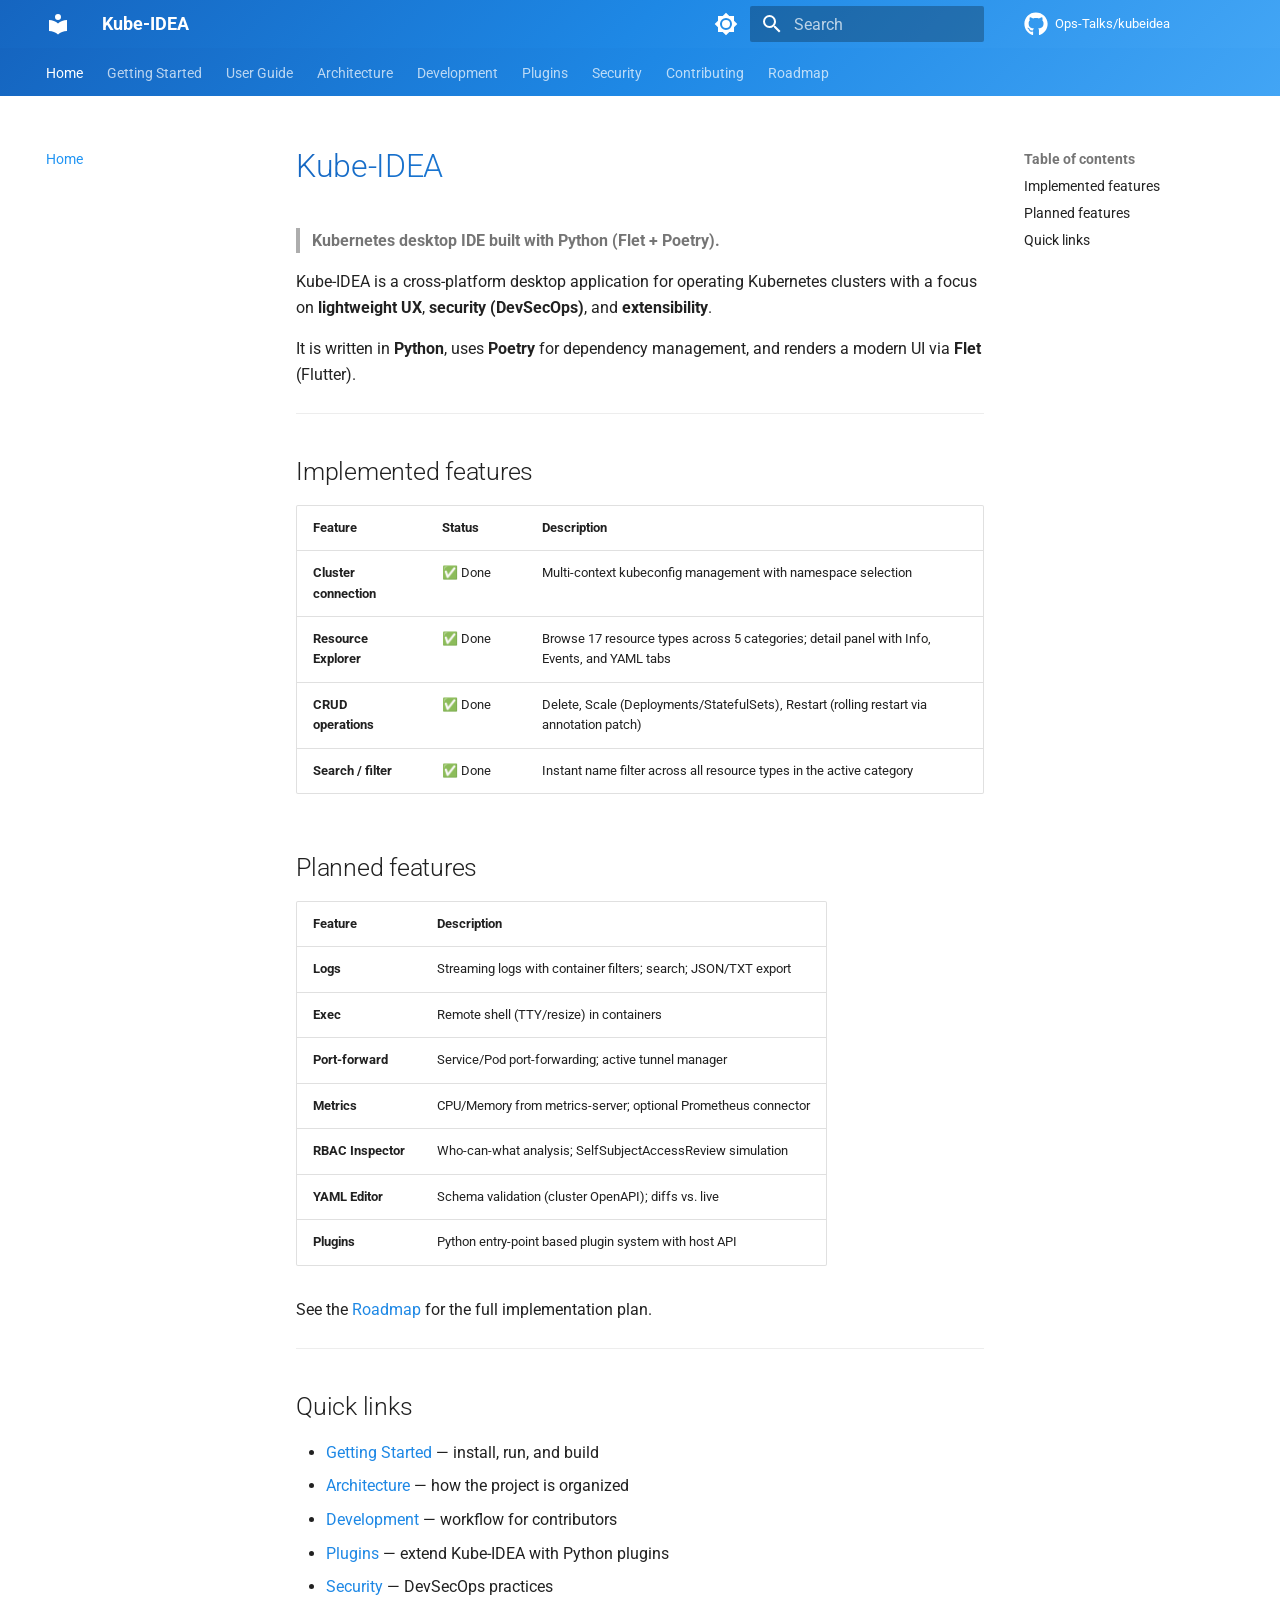
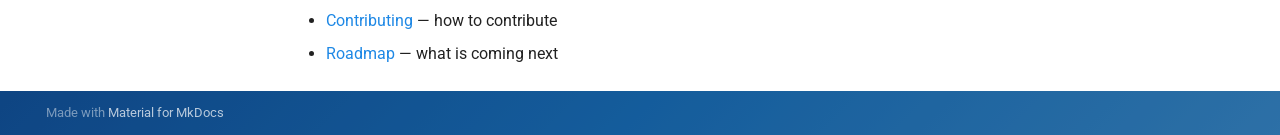
<file: index.html>
<!doctype html>
<html lang="en" class="no-js">
  <head>
    
      <meta charset="utf-8">
      <meta name="viewport" content="width=device-width,initial-scale=1">
      
        <meta name="description" content="Kubernetes desktop IDE built with Python (Flet + Poetry).">
      
      
      
        <link rel="canonical" href="https://ops-talks.github.io/kubeidea/">
      
      
      
        <link rel="next" href="getting-started/">
      
      
        
      
      
      <link rel="icon" href="assets/images/favicon.png">
      <meta name="generator" content="mkdocs-1.6.1, mkdocs-material-9.7.6">
    
    
      
        <title>Kube-IDEA</title>
      
    
    
      <link rel="stylesheet" href="assets/stylesheets/main.484c7ddc.min.css">
      
        
        <link rel="stylesheet" href="assets/stylesheets/palette.ab4e12ef.min.css">
      
      


    
    
      
    
    
      
        
        
        <link rel="preconnect" href="https://fonts.gstatic.com" crossorigin>
        <link rel="stylesheet" href="https://fonts.googleapis.com/css?family=Roboto:300,300i,400,400i,700,700i%7CRoboto+Mono:400,400i,700,700i&display=fallback">
        <style>:root{--md-text-font:"Roboto";--md-code-font:"Roboto Mono"}</style>
      
    
    
      <link rel="stylesheet" href="stylesheets/extra.css">
    
    <script>__md_scope=new URL(".",location),__md_hash=e=>[...e].reduce(((e,_)=>(e<<5)-e+_.charCodeAt(0)),0),__md_get=(e,_=localStorage,t=__md_scope)=>JSON.parse(_.getItem(t.pathname+"."+e)),__md_set=(e,_,t=localStorage,a=__md_scope)=>{try{t.setItem(a.pathname+"."+e,JSON.stringify(_))}catch(e){}}</script>
    
      

    
    
  </head>
  
  
    
    
      
    
    
    
    
    <body dir="ltr" data-md-color-scheme="default" data-md-color-primary="blue" data-md-color-accent="light-blue">
  
    
    <input class="md-toggle" data-md-toggle="drawer" type="checkbox" id="__drawer" autocomplete="off">
    <input class="md-toggle" data-md-toggle="search" type="checkbox" id="__search" autocomplete="off">
    <label class="md-overlay" for="__drawer"></label>
    <div data-md-component="skip">
      
        
        <a href="#kube-idea" class="md-skip">
          Skip to content
        </a>
      
    </div>
    <div data-md-component="announce">
      
    </div>
    
    
      

<header class="md-header" data-md-component="header">
  <nav class="md-header__inner md-grid" aria-label="Header">
    <a href="." title="Kube-IDEA" class="md-header__button md-logo" aria-label="Kube-IDEA" data-md-component="logo">
      
  
  <svg xmlns="http://www.w3.org/2000/svg" viewBox="0 0 24 24"><path d="M12 8a3 3 0 0 0 3-3 3 3 0 0 0-3-3 3 3 0 0 0-3 3 3 3 0 0 0 3 3m0 3.54C9.64 9.35 6.5 8 3 8v11c3.5 0 6.64 1.35 9 3.54 2.36-2.19 5.5-3.54 9-3.54V8c-3.5 0-6.64 1.35-9 3.54"/></svg>

    </a>
    <label class="md-header__button md-icon" for="__drawer">
      
      <svg xmlns="http://www.w3.org/2000/svg" viewBox="0 0 24 24"><path d="M3 6h18v2H3zm0 5h18v2H3zm0 5h18v2H3z"/></svg>
    </label>
    <div class="md-header__title" data-md-component="header-title">
      <div class="md-header__ellipsis">
        <div class="md-header__topic">
          <span class="md-ellipsis">
            Kube-IDEA
          </span>
        </div>
        <div class="md-header__topic" data-md-component="header-topic">
          <span class="md-ellipsis">
            
              Home
            
          </span>
        </div>
      </div>
    </div>
    
      
        <form class="md-header__option" data-md-component="palette">
  
    
    
    
    <input class="md-option" data-md-color-media="(prefers-color-scheme: light)" data-md-color-scheme="default" data-md-color-primary="blue" data-md-color-accent="light-blue"  aria-label="Switch to dark mode"  type="radio" name="__palette" id="__palette_0">
    
      <label class="md-header__button md-icon" title="Switch to dark mode" for="__palette_1" hidden>
        <svg xmlns="http://www.w3.org/2000/svg" viewBox="0 0 24 24"><path d="M12 8a4 4 0 0 0-4 4 4 4 0 0 0 4 4 4 4 0 0 0 4-4 4 4 0 0 0-4-4m0 10a6 6 0 0 1-6-6 6 6 0 0 1 6-6 6 6 0 0 1 6 6 6 6 0 0 1-6 6m8-9.31V4h-4.69L12 .69 8.69 4H4v4.69L.69 12 4 15.31V20h4.69L12 23.31 15.31 20H20v-4.69L23.31 12z"/></svg>
      </label>
    
  
    
    
    
    <input class="md-option" data-md-color-media="(prefers-color-scheme: dark)" data-md-color-scheme="slate" data-md-color-primary="blue" data-md-color-accent="light-blue"  aria-label="Switch to light mode"  type="radio" name="__palette" id="__palette_1">
    
      <label class="md-header__button md-icon" title="Switch to light mode" for="__palette_0" hidden>
        <svg xmlns="http://www.w3.org/2000/svg" viewBox="0 0 24 24"><path d="M12 18c-.89 0-1.74-.2-2.5-.55C11.56 16.5 13 14.42 13 12s-1.44-4.5-3.5-5.45C10.26 6.2 11.11 6 12 6a6 6 0 0 1 6 6 6 6 0 0 1-6 6m8-9.31V4h-4.69L12 .69 8.69 4H4v4.69L.69 12 4 15.31V20h4.69L12 23.31 15.31 20H20v-4.69L23.31 12z"/></svg>
      </label>
    
  
</form>
      
    
    
      <script>var palette=__md_get("__palette");if(palette&&palette.color){if("(prefers-color-scheme)"===palette.color.media){var media=matchMedia("(prefers-color-scheme: light)"),input=document.querySelector(media.matches?"[data-md-color-media='(prefers-color-scheme: light)']":"[data-md-color-media='(prefers-color-scheme: dark)']");palette.color.media=input.getAttribute("data-md-color-media"),palette.color.scheme=input.getAttribute("data-md-color-scheme"),palette.color.primary=input.getAttribute("data-md-color-primary"),palette.color.accent=input.getAttribute("data-md-color-accent")}for(var[key,value]of Object.entries(palette.color))document.body.setAttribute("data-md-color-"+key,value)}</script>
    
    
    
      
      
        <label class="md-header__button md-icon" for="__search">
          
          <svg xmlns="http://www.w3.org/2000/svg" viewBox="0 0 24 24"><path d="M9.5 3A6.5 6.5 0 0 1 16 9.5c0 1.61-.59 3.09-1.56 4.23l.27.27h.79l5 5-1.5 1.5-5-5v-.79l-.27-.27A6.52 6.52 0 0 1 9.5 16 6.5 6.5 0 0 1 3 9.5 6.5 6.5 0 0 1 9.5 3m0 2C7 5 5 7 5 9.5S7 14 9.5 14 14 12 14 9.5 12 5 9.5 5"/></svg>
        </label>
        <div class="md-search" data-md-component="search" role="dialog">
  <label class="md-search__overlay" for="__search"></label>
  <div class="md-search__inner" role="search">
    <form class="md-search__form" name="search">
      <input type="text" class="md-search__input" name="query" aria-label="Search" placeholder="Search" autocapitalize="off" autocorrect="off" autocomplete="off" spellcheck="false" data-md-component="search-query" required>
      <label class="md-search__icon md-icon" for="__search">
        
        <svg xmlns="http://www.w3.org/2000/svg" viewBox="0 0 24 24"><path d="M9.5 3A6.5 6.5 0 0 1 16 9.5c0 1.61-.59 3.09-1.56 4.23l.27.27h.79l5 5-1.5 1.5-5-5v-.79l-.27-.27A6.52 6.52 0 0 1 9.5 16 6.5 6.5 0 0 1 3 9.5 6.5 6.5 0 0 1 9.5 3m0 2C7 5 5 7 5 9.5S7 14 9.5 14 14 12 14 9.5 12 5 9.5 5"/></svg>
        
        <svg xmlns="http://www.w3.org/2000/svg" viewBox="0 0 24 24"><path d="M20 11v2H8l5.5 5.5-1.42 1.42L4.16 12l7.92-7.92L13.5 5.5 8 11z"/></svg>
      </label>
      <nav class="md-search__options" aria-label="Search">
        
        <button type="reset" class="md-search__icon md-icon" title="Clear" aria-label="Clear" tabindex="-1">
          
          <svg xmlns="http://www.w3.org/2000/svg" viewBox="0 0 24 24"><path d="M19 6.41 17.59 5 12 10.59 6.41 5 5 6.41 10.59 12 5 17.59 6.41 19 12 13.41 17.59 19 19 17.59 13.41 12z"/></svg>
        </button>
      </nav>
      
        <div class="md-search__suggest" data-md-component="search-suggest"></div>
      
    </form>
    <div class="md-search__output">
      <div class="md-search__scrollwrap" tabindex="0" data-md-scrollfix>
        <div class="md-search-result" data-md-component="search-result">
          <div class="md-search-result__meta">
            Initializing search
          </div>
          <ol class="md-search-result__list" role="presentation"></ol>
        </div>
      </div>
    </div>
  </div>
</div>
      
    
    
      <div class="md-header__source">
        <a href="https://github.com/Ops-Talks/kubeidea" title="Go to repository" class="md-source" data-md-component="source">
  <div class="md-source__icon md-icon">
    
    <svg xmlns="http://www.w3.org/2000/svg" viewBox="0 0 512 512"><!--! Font Awesome Free 7.1.0 by @fontawesome - https://fontawesome.com License - https://fontawesome.com/license/free (Icons: CC BY 4.0, Fonts: SIL OFL 1.1, Code: MIT License) Copyright 2025 Fonticons, Inc.--><path d="M173.9 397.4c0 2-2.3 3.6-5.2 3.6-3.3.3-5.6-1.3-5.6-3.6 0-2 2.3-3.6 5.2-3.6 3-.3 5.6 1.3 5.6 3.6m-31.1-4.5c-.7 2 1.3 4.3 4.3 4.9 2.6 1 5.6 0 6.2-2s-1.3-4.3-4.3-5.2c-2.6-.7-5.5.3-6.2 2.3m44.2-1.7c-2.9.7-4.9 2.6-4.6 4.9.3 2 2.9 3.3 5.9 2.6 2.9-.7 4.9-2.6 4.6-4.6-.3-1.9-3-3.2-5.9-2.9M252.8 8C114.1 8 8 113.3 8 252c0 110.9 69.8 205.8 169.5 239.2 12.8 2.3 17.3-5.6 17.3-12.1 0-6.2-.3-40.4-.3-61.4 0 0-70 15-84.7-29.8 0 0-11.4-29.1-27.8-36.6 0 0-22.9-15.7 1.6-15.4 0 0 24.9 2 38.6 25.8 21.9 38.6 58.6 27.5 72.9 20.9 2.3-16 8.8-27.1 16-33.7-55.9-6.2-112.3-14.3-112.3-110.5 0-27.5 7.6-41.3 23.6-58.9-2.6-6.5-11.1-33.3 2.6-67.9 20.9-6.5 69 27 69 27 20-5.6 41.5-8.5 62.8-8.5s42.8 2.9 62.8 8.5c0 0 48.1-33.6 69-27 13.7 34.7 5.2 61.4 2.6 67.9 16 17.7 25.8 31.5 25.8 58.9 0 96.5-58.9 104.2-114.8 110.5 9.2 7.9 17 22.9 17 46.4 0 33.7-.3 75.4-.3 83.6 0 6.5 4.6 14.4 17.3 12.1C436.2 457.8 504 362.9 504 252 504 113.3 391.5 8 252.8 8M105.2 352.9c-1.3 1-1 3.3.7 5.2 1.6 1.6 3.9 2.3 5.2 1 1.3-1 1-3.3-.7-5.2-1.6-1.6-3.9-2.3-5.2-1m-10.8-8.1c-.7 1.3.3 2.9 2.3 3.9 1.6 1 3.6.7 4.3-.7.7-1.3-.3-2.9-2.3-3.9-2-.6-3.6-.3-4.3.7m32.4 35.6c-1.6 1.3-1 4.3 1.3 6.2 2.3 2.3 5.2 2.6 6.5 1 1.3-1.3.7-4.3-1.3-6.2-2.2-2.3-5.2-2.6-6.5-1m-11.4-14.7c-1.6 1-1.6 3.6 0 5.9s4.3 3.3 5.6 2.3c1.6-1.3 1.6-3.9 0-6.2-1.4-2.3-4-3.3-5.6-2"/></svg>
  </div>
  <div class="md-source__repository">
    Ops-Talks/kubeidea
  </div>
</a>
      </div>
    
  </nav>
  
</header>
    
    <div class="md-container" data-md-component="container">
      
      
        
          
            
<nav class="md-tabs" aria-label="Tabs" data-md-component="tabs">
  <div class="md-grid">
    <ul class="md-tabs__list">
      
        
  
  
  
    
  
  
    <li class="md-tabs__item md-tabs__item--active">
      <a href="." class="md-tabs__link">
        
  
  
    
  
  Home

      </a>
    </li>
  

      
        
  
  
  
  
    <li class="md-tabs__item">
      <a href="getting-started/" class="md-tabs__link">
        
  
  
    
  
  Getting Started

      </a>
    </li>
  

      
        
  
  
  
  
    
    
      <li class="md-tabs__item">
        <a href="explorer/" class="md-tabs__link">
          
  
  
  User Guide

        </a>
      </li>
    
  

      
        
  
  
  
  
    <li class="md-tabs__item">
      <a href="architecture/" class="md-tabs__link">
        
  
  
    
  
  Architecture

      </a>
    </li>
  

      
        
  
  
  
  
    <li class="md-tabs__item">
      <a href="development/" class="md-tabs__link">
        
  
  
    
  
  Development

      </a>
    </li>
  

      
        
  
  
  
  
    <li class="md-tabs__item">
      <a href="plugins/" class="md-tabs__link">
        
  
  
    
  
  Plugins

      </a>
    </li>
  

      
        
  
  
  
  
    <li class="md-tabs__item">
      <a href="security/" class="md-tabs__link">
        
  
  
    
  
  Security

      </a>
    </li>
  

      
        
  
  
  
  
    <li class="md-tabs__item">
      <a href="contributing/" class="md-tabs__link">
        
  
  
    
  
  Contributing

      </a>
    </li>
  

      
        
  
  
  
  
    <li class="md-tabs__item">
      <a href="roadmap/" class="md-tabs__link">
        
  
  
    
  
  Roadmap

      </a>
    </li>
  

      
    </ul>
  </div>
</nav>
          
        
      
      <main class="md-main" data-md-component="main">
        <div class="md-main__inner md-grid">
          
            
              
              <div class="md-sidebar md-sidebar--primary" data-md-component="sidebar" data-md-type="navigation" >
                <div class="md-sidebar__scrollwrap">
                  <div class="md-sidebar__inner">
                    


  


<nav class="md-nav md-nav--primary md-nav--lifted" aria-label="Navigation" data-md-level="0">
  <label class="md-nav__title" for="__drawer">
    <a href="." title="Kube-IDEA" class="md-nav__button md-logo" aria-label="Kube-IDEA" data-md-component="logo">
      
  
  <svg xmlns="http://www.w3.org/2000/svg" viewBox="0 0 24 24"><path d="M12 8a3 3 0 0 0 3-3 3 3 0 0 0-3-3 3 3 0 0 0-3 3 3 3 0 0 0 3 3m0 3.54C9.64 9.35 6.5 8 3 8v11c3.5 0 6.64 1.35 9 3.54 2.36-2.19 5.5-3.54 9-3.54V8c-3.5 0-6.64 1.35-9 3.54"/></svg>

    </a>
    Kube-IDEA
  </label>
  
    <div class="md-nav__source">
      <a href="https://github.com/Ops-Talks/kubeidea" title="Go to repository" class="md-source" data-md-component="source">
  <div class="md-source__icon md-icon">
    
    <svg xmlns="http://www.w3.org/2000/svg" viewBox="0 0 512 512"><!--! Font Awesome Free 7.1.0 by @fontawesome - https://fontawesome.com License - https://fontawesome.com/license/free (Icons: CC BY 4.0, Fonts: SIL OFL 1.1, Code: MIT License) Copyright 2025 Fonticons, Inc.--><path d="M173.9 397.4c0 2-2.3 3.6-5.2 3.6-3.3.3-5.6-1.3-5.6-3.6 0-2 2.3-3.6 5.2-3.6 3-.3 5.6 1.3 5.6 3.6m-31.1-4.5c-.7 2 1.3 4.3 4.3 4.9 2.6 1 5.6 0 6.2-2s-1.3-4.3-4.3-5.2c-2.6-.7-5.5.3-6.2 2.3m44.2-1.7c-2.9.7-4.9 2.6-4.6 4.9.3 2 2.9 3.3 5.9 2.6 2.9-.7 4.9-2.6 4.6-4.6-.3-1.9-3-3.2-5.9-2.9M252.8 8C114.1 8 8 113.3 8 252c0 110.9 69.8 205.8 169.5 239.2 12.8 2.3 17.3-5.6 17.3-12.1 0-6.2-.3-40.4-.3-61.4 0 0-70 15-84.7-29.8 0 0-11.4-29.1-27.8-36.6 0 0-22.9-15.7 1.6-15.4 0 0 24.9 2 38.6 25.8 21.9 38.6 58.6 27.5 72.9 20.9 2.3-16 8.8-27.1 16-33.7-55.9-6.2-112.3-14.3-112.3-110.5 0-27.5 7.6-41.3 23.6-58.9-2.6-6.5-11.1-33.3 2.6-67.9 20.9-6.5 69 27 69 27 20-5.6 41.5-8.5 62.8-8.5s42.8 2.9 62.8 8.5c0 0 48.1-33.6 69-27 13.7 34.7 5.2 61.4 2.6 67.9 16 17.7 25.8 31.5 25.8 58.9 0 96.5-58.9 104.2-114.8 110.5 9.2 7.9 17 22.9 17 46.4 0 33.7-.3 75.4-.3 83.6 0 6.5 4.6 14.4 17.3 12.1C436.2 457.8 504 362.9 504 252 504 113.3 391.5 8 252.8 8M105.2 352.9c-1.3 1-1 3.3.7 5.2 1.6 1.6 3.9 2.3 5.2 1 1.3-1 1-3.3-.7-5.2-1.6-1.6-3.9-2.3-5.2-1m-10.8-8.1c-.7 1.3.3 2.9 2.3 3.9 1.6 1 3.6.7 4.3-.7.7-1.3-.3-2.9-2.3-3.9-2-.6-3.6-.3-4.3.7m32.4 35.6c-1.6 1.3-1 4.3 1.3 6.2 2.3 2.3 5.2 2.6 6.5 1 1.3-1.3.7-4.3-1.3-6.2-2.2-2.3-5.2-2.6-6.5-1m-11.4-14.7c-1.6 1-1.6 3.6 0 5.9s4.3 3.3 5.6 2.3c1.6-1.3 1.6-3.9 0-6.2-1.4-2.3-4-3.3-5.6-2"/></svg>
  </div>
  <div class="md-source__repository">
    Ops-Talks/kubeidea
  </div>
</a>
    </div>
  
  <ul class="md-nav__list" data-md-scrollfix>
    
      
      
  
  
    
  
  
  
    <li class="md-nav__item md-nav__item--active">
      
      <input class="md-nav__toggle md-toggle" type="checkbox" id="__toc">
      
      
        
      
      
        <label class="md-nav__link md-nav__link--active" for="__toc">
          
  
  
  <span class="md-ellipsis">
    
  
    Home
  

    
  </span>
  
  

          <span class="md-nav__icon md-icon"></span>
        </label>
      
      <a href="." class="md-nav__link md-nav__link--active">
        
  
  
  <span class="md-ellipsis">
    
  
    Home
  

    
  </span>
  
  

      </a>
      
        

<nav class="md-nav md-nav--secondary" aria-label="Table of contents">
  
  
  
    
  
  
    <label class="md-nav__title" for="__toc">
      <span class="md-nav__icon md-icon"></span>
      Table of contents
    </label>
    <ul class="md-nav__list" data-md-component="toc" data-md-scrollfix>
      
        <li class="md-nav__item">
  <a href="#implemented-features" class="md-nav__link">
    <span class="md-ellipsis">
      
        Implemented features
      
    </span>
  </a>
  
</li>
      
        <li class="md-nav__item">
  <a href="#planned-features" class="md-nav__link">
    <span class="md-ellipsis">
      
        Planned features
      
    </span>
  </a>
  
</li>
      
        <li class="md-nav__item">
  <a href="#quick-links" class="md-nav__link">
    <span class="md-ellipsis">
      
        Quick links
      
    </span>
  </a>
  
</li>
      
    </ul>
  
</nav>
      
    </li>
  

    
      
      
  
  
  
  
    <li class="md-nav__item">
      <a href="getting-started/" class="md-nav__link">
        
  
  
  <span class="md-ellipsis">
    
  
    Getting Started
  

    
  </span>
  
  

      </a>
    </li>
  

    
      
      
  
  
  
  
    
    
    
    
      
      
        
      
    
    
    <li class="md-nav__item md-nav__item--nested">
      
        
        
        <input class="md-nav__toggle md-toggle " type="checkbox" id="__nav_3" >
        
          
          <label class="md-nav__link" for="__nav_3" id="__nav_3_label" tabindex="0">
            
  
  
  <span class="md-ellipsis">
    
  
    User Guide
  

    
  </span>
  
  

            <span class="md-nav__icon md-icon"></span>
          </label>
        
        <nav class="md-nav" data-md-level="1" aria-labelledby="__nav_3_label" aria-expanded="false">
          <label class="md-nav__title" for="__nav_3">
            <span class="md-nav__icon md-icon"></span>
            
  
    User Guide
  

          </label>
          <ul class="md-nav__list" data-md-scrollfix>
            
              
                
  
  
  
  
    <li class="md-nav__item">
      <a href="explorer/" class="md-nav__link">
        
  
  
  <span class="md-ellipsis">
    
  
    Resource Explorer
  

    
  </span>
  
  

      </a>
    </li>
  

              
            
          </ul>
        </nav>
      
    </li>
  

    
      
      
  
  
  
  
    <li class="md-nav__item">
      <a href="architecture/" class="md-nav__link">
        
  
  
  <span class="md-ellipsis">
    
  
    Architecture
  

    
  </span>
  
  

      </a>
    </li>
  

    
      
      
  
  
  
  
    <li class="md-nav__item">
      <a href="development/" class="md-nav__link">
        
  
  
  <span class="md-ellipsis">
    
  
    Development
  

    
  </span>
  
  

      </a>
    </li>
  

    
      
      
  
  
  
  
    <li class="md-nav__item">
      <a href="plugins/" class="md-nav__link">
        
  
  
  <span class="md-ellipsis">
    
  
    Plugins
  

    
  </span>
  
  

      </a>
    </li>
  

    
      
      
  
  
  
  
    <li class="md-nav__item">
      <a href="security/" class="md-nav__link">
        
  
  
  <span class="md-ellipsis">
    
  
    Security
  

    
  </span>
  
  

      </a>
    </li>
  

    
      
      
  
  
  
  
    <li class="md-nav__item">
      <a href="contributing/" class="md-nav__link">
        
  
  
  <span class="md-ellipsis">
    
  
    Contributing
  

    
  </span>
  
  

      </a>
    </li>
  

    
      
      
  
  
  
  
    <li class="md-nav__item">
      <a href="roadmap/" class="md-nav__link">
        
  
  
  <span class="md-ellipsis">
    
  
    Roadmap
  

    
  </span>
  
  

      </a>
    </li>
  

    
  </ul>
</nav>
                  </div>
                </div>
              </div>
            
            
              
              <div class="md-sidebar md-sidebar--secondary" data-md-component="sidebar" data-md-type="toc" >
                <div class="md-sidebar__scrollwrap">
                  <div class="md-sidebar__inner">
                    

<nav class="md-nav md-nav--secondary" aria-label="Table of contents">
  
  
  
    
  
  
    <label class="md-nav__title" for="__toc">
      <span class="md-nav__icon md-icon"></span>
      Table of contents
    </label>
    <ul class="md-nav__list" data-md-component="toc" data-md-scrollfix>
      
        <li class="md-nav__item">
  <a href="#implemented-features" class="md-nav__link">
    <span class="md-ellipsis">
      
        Implemented features
      
    </span>
  </a>
  
</li>
      
        <li class="md-nav__item">
  <a href="#planned-features" class="md-nav__link">
    <span class="md-ellipsis">
      
        Planned features
      
    </span>
  </a>
  
</li>
      
        <li class="md-nav__item">
  <a href="#quick-links" class="md-nav__link">
    <span class="md-ellipsis">
      
        Quick links
      
    </span>
  </a>
  
</li>
      
    </ul>
  
</nav>
                  </div>
                </div>
              </div>
            
          
          
            <div class="md-content" data-md-component="content">
              
              <article class="md-content__inner md-typeset">
                
                  


  
  


<h1 id="kube-idea">Kube-IDEA<a class="headerlink" href="#kube-idea" title="Permanent link">&para;</a></h1>
<blockquote>
<p><strong>Kubernetes desktop IDE built with Python (Flet + Poetry).</strong></p>
</blockquote>
<p>Kube-IDEA is a cross-platform desktop application for operating Kubernetes
clusters with a focus on <strong>lightweight UX</strong>, <strong>security (DevSecOps)</strong>, and
<strong>extensibility</strong>.</p>
<p>It is written in <strong>Python</strong>, uses <strong>Poetry</strong> for dependency management, and
renders a modern UI via <strong>Flet</strong> (Flutter).</p>
<hr />
<h2 id="implemented-features">Implemented features<a class="headerlink" href="#implemented-features" title="Permanent link">&para;</a></h2>
<table>
<thead>
<tr>
<th>Feature</th>
<th>Status</th>
<th>Description</th>
</tr>
</thead>
<tbody>
<tr>
<td><strong>Cluster connection</strong></td>
<td>✅ Done</td>
<td>Multi-context kubeconfig management with namespace selection</td>
</tr>
<tr>
<td><strong>Resource Explorer</strong></td>
<td>✅ Done</td>
<td>Browse 17 resource types across 5 categories; detail panel with Info, Events, and YAML tabs</td>
</tr>
<tr>
<td><strong>CRUD operations</strong></td>
<td>✅ Done</td>
<td>Delete, Scale (Deployments/StatefulSets), Restart (rolling restart via annotation patch)</td>
</tr>
<tr>
<td><strong>Search / filter</strong></td>
<td>✅ Done</td>
<td>Instant name filter across all resource types in the active category</td>
</tr>
</tbody>
</table>
<h2 id="planned-features">Planned features<a class="headerlink" href="#planned-features" title="Permanent link">&para;</a></h2>
<table>
<thead>
<tr>
<th>Feature</th>
<th>Description</th>
</tr>
</thead>
<tbody>
<tr>
<td><strong>Logs</strong></td>
<td>Streaming logs with container filters; search; JSON/TXT export</td>
</tr>
<tr>
<td><strong>Exec</strong></td>
<td>Remote shell (TTY/resize) in containers</td>
</tr>
<tr>
<td><strong>Port-forward</strong></td>
<td>Service/Pod port-forwarding; active tunnel manager</td>
</tr>
<tr>
<td><strong>Metrics</strong></td>
<td>CPU/Memory from metrics-server; optional Prometheus connector</td>
</tr>
<tr>
<td><strong>RBAC Inspector</strong></td>
<td>Who-can-what analysis; SelfSubjectAccessReview simulation</td>
</tr>
<tr>
<td><strong>YAML Editor</strong></td>
<td>Schema validation (cluster OpenAPI); diffs vs. live</td>
</tr>
<tr>
<td><strong>Plugins</strong></td>
<td>Python entry-point based plugin system with host API</td>
</tr>
</tbody>
</table>
<p>See the <a href="roadmap/">Roadmap</a> for the full implementation plan.</p>
<hr />
<h2 id="quick-links">Quick links<a class="headerlink" href="#quick-links" title="Permanent link">&para;</a></h2>
<ul>
<li><a href="getting-started/">Getting Started</a> — install, run, and build</li>
<li><a href="architecture/">Architecture</a> — how the project is organized</li>
<li><a href="development/">Development</a> — workflow for contributors</li>
<li><a href="plugins/">Plugins</a> — extend Kube-IDEA with Python plugins</li>
<li><a href="security/">Security</a> — DevSecOps practices</li>
<li><a href="contributing/">Contributing</a> — how to contribute</li>
<li><a href="roadmap/">Roadmap</a> — what is coming next</li>
</ul>












                
              </article>
            </div>
          
          
<script>var target=document.getElementById(location.hash.slice(1));target&&target.name&&(target.checked=target.name.startsWith("__tabbed_"))</script>
        </div>
        
          <button type="button" class="md-top md-icon" data-md-component="top" hidden>
  
  <svg xmlns="http://www.w3.org/2000/svg" viewBox="0 0 24 24"><path d="M13 20h-2V8l-5.5 5.5-1.42-1.42L12 4.16l7.92 7.92-1.42 1.42L13 8z"/></svg>
  Back to top
</button>
        
      </main>
      
        <footer class="md-footer">
  
  <div class="md-footer-meta md-typeset">
    <div class="md-footer-meta__inner md-grid">
      <div class="md-copyright">
  
  
    Made with
    <a href="https://squidfunk.github.io/mkdocs-material/" target="_blank" rel="noopener">
      Material for MkDocs
    </a>
  
</div>
      
    </div>
  </div>
</footer>
      
    </div>
    <div class="md-dialog" data-md-component="dialog">
      <div class="md-dialog__inner md-typeset"></div>
    </div>
    
    
    
      
      
      <script id="__config" type="application/json">{"annotate": null, "base": ".", "features": ["navigation.instant", "navigation.tabs", "navigation.sections", "navigation.top", "search.suggest", "search.highlight", "content.code.copy"], "search": "assets/javascripts/workers/search.2c215733.min.js", "tags": null, "translations": {"clipboard.copied": "Copied to clipboard", "clipboard.copy": "Copy to clipboard", "search.result.more.one": "1 more on this page", "search.result.more.other": "# more on this page", "search.result.none": "No matching documents", "search.result.one": "1 matching document", "search.result.other": "# matching documents", "search.result.placeholder": "Type to start searching", "search.result.term.missing": "Missing", "select.version": "Select version"}, "version": null}</script>
    
    
      <script src="assets/javascripts/bundle.79ae519e.min.js"></script>
      
    
  </body>
</html>
</file>
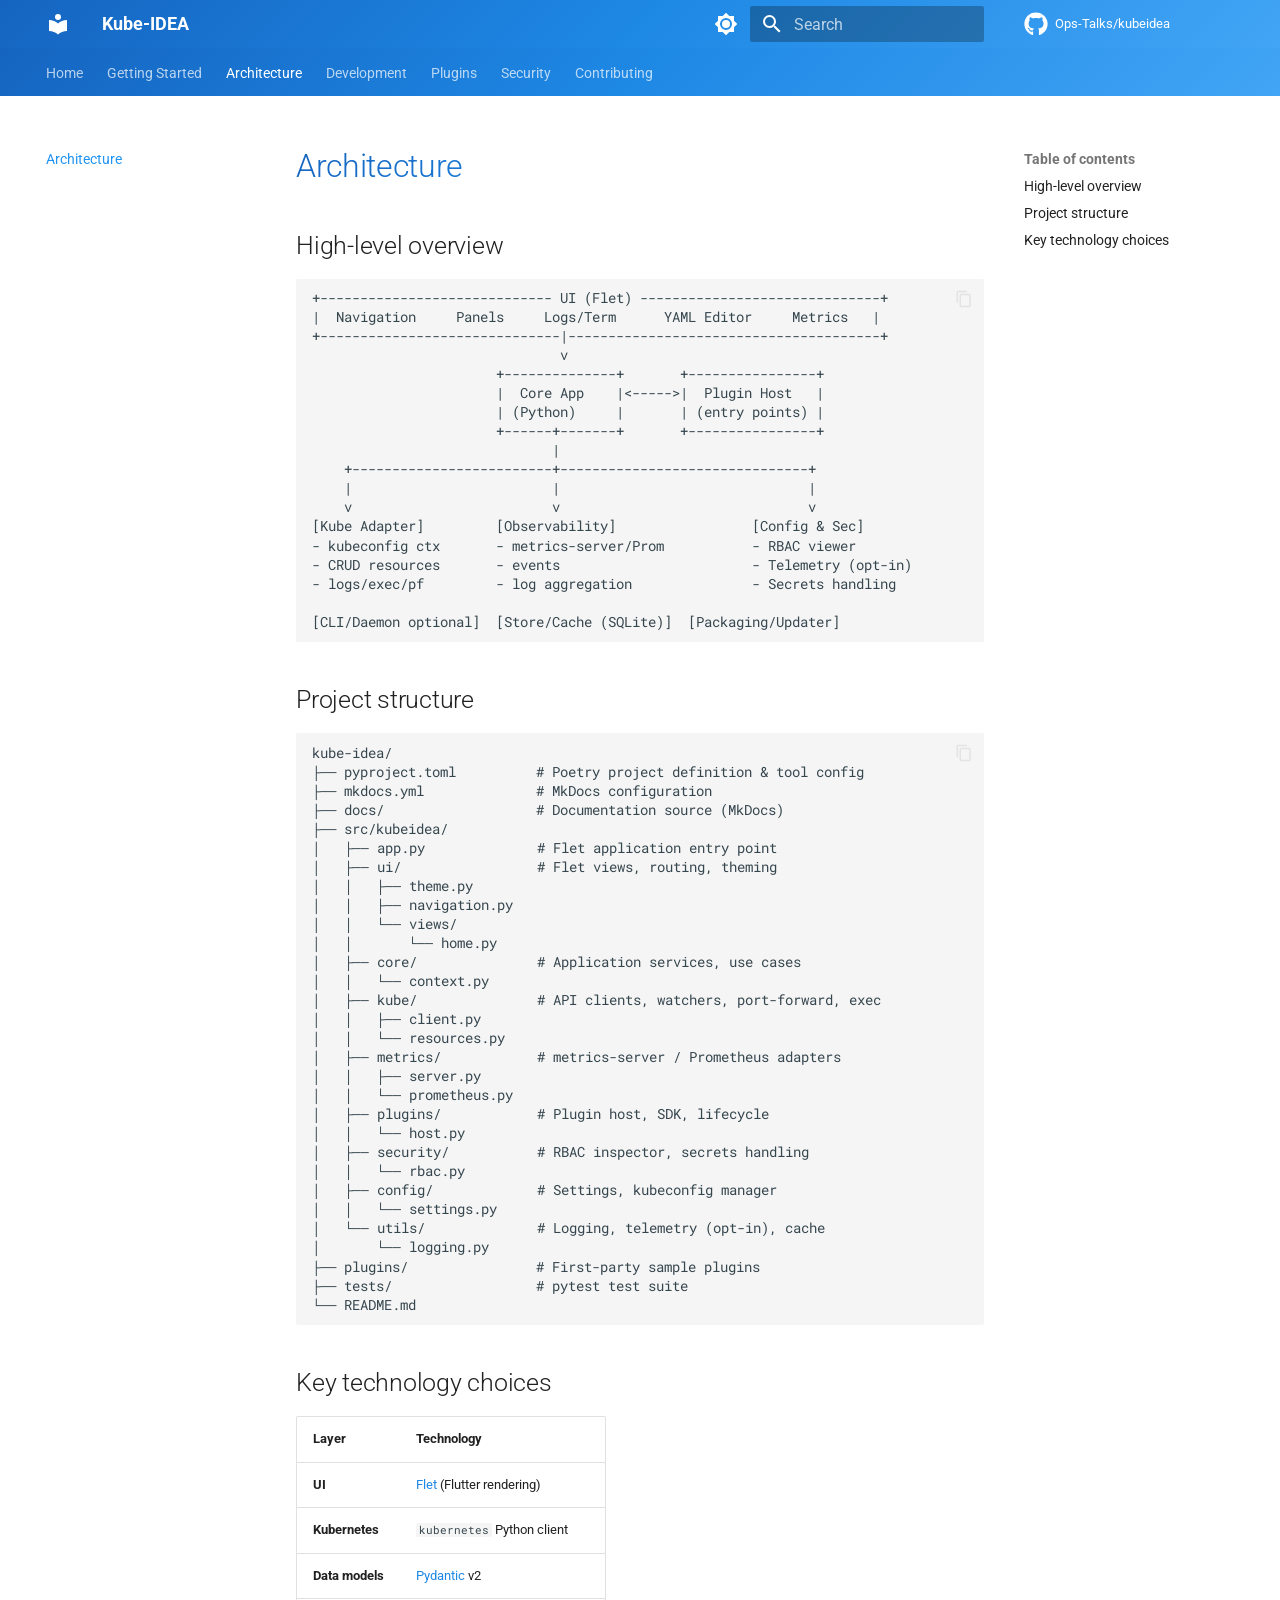
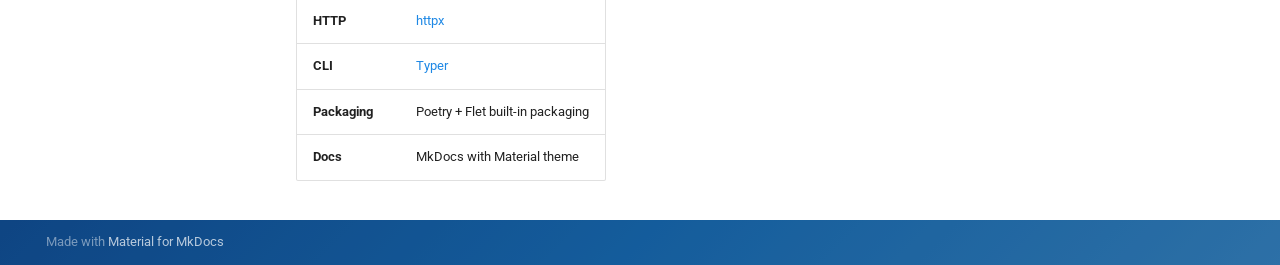
<file: architecture/index.html>
<!doctype html>
<html lang="en" class="no-js">
  <head>
    
      <meta charset="utf-8">
      <meta name="viewport" content="width=device-width,initial-scale=1">
      
        <meta name="description" content="Kubernetes desktop IDE built with Python (Flet + Poetry).">
      
      
      
        <link rel="canonical" href="https://ops-talks.github.io/kubeidea/architecture/">
      
      
        <link rel="prev" href="../getting-started/">
      
      
        <link rel="next" href="../development/">
      
      
        
      
      
      <link rel="icon" href="../assets/images/favicon.png">
      <meta name="generator" content="mkdocs-1.6.1, mkdocs-material-9.7.6">
    
    
      
        <title>Architecture - Kube-IDEA</title>
      
    
    
      <link rel="stylesheet" href="../assets/stylesheets/main.484c7ddc.min.css">
      
        
        <link rel="stylesheet" href="../assets/stylesheets/palette.ab4e12ef.min.css">
      
      


    
    
      
    
    
      
        
        
        <link rel="preconnect" href="https://fonts.gstatic.com" crossorigin>
        <link rel="stylesheet" href="https://fonts.googleapis.com/css?family=Roboto:300,300i,400,400i,700,700i%7CRoboto+Mono:400,400i,700,700i&display=fallback">
        <style>:root{--md-text-font:"Roboto";--md-code-font:"Roboto Mono"}</style>
      
    
    
      <link rel="stylesheet" href="../stylesheets/extra.css">
    
    <script>__md_scope=new URL("..",location),__md_hash=e=>[...e].reduce(((e,_)=>(e<<5)-e+_.charCodeAt(0)),0),__md_get=(e,_=localStorage,t=__md_scope)=>JSON.parse(_.getItem(t.pathname+"."+e)),__md_set=(e,_,t=localStorage,a=__md_scope)=>{try{t.setItem(a.pathname+"."+e,JSON.stringify(_))}catch(e){}}</script>
    
      

    
    
  </head>
  
  
    
    
      
    
    
    
    
    <body dir="ltr" data-md-color-scheme="default" data-md-color-primary="blue" data-md-color-accent="light-blue">
  
    
    <input class="md-toggle" data-md-toggle="drawer" type="checkbox" id="__drawer" autocomplete="off">
    <input class="md-toggle" data-md-toggle="search" type="checkbox" id="__search" autocomplete="off">
    <label class="md-overlay" for="__drawer"></label>
    <div data-md-component="skip">
      
        
        <a href="#architecture" class="md-skip">
          Skip to content
        </a>
      
    </div>
    <div data-md-component="announce">
      
    </div>
    
    
      

<header class="md-header" data-md-component="header">
  <nav class="md-header__inner md-grid" aria-label="Header">
    <a href=".." title="Kube-IDEA" class="md-header__button md-logo" aria-label="Kube-IDEA" data-md-component="logo">
      
  
  <svg xmlns="http://www.w3.org/2000/svg" viewBox="0 0 24 24"><path d="M12 8a3 3 0 0 0 3-3 3 3 0 0 0-3-3 3 3 0 0 0-3 3 3 3 0 0 0 3 3m0 3.54C9.64 9.35 6.5 8 3 8v11c3.5 0 6.64 1.35 9 3.54 2.36-2.19 5.5-3.54 9-3.54V8c-3.5 0-6.64 1.35-9 3.54"/></svg>

    </a>
    <label class="md-header__button md-icon" for="__drawer">
      
      <svg xmlns="http://www.w3.org/2000/svg" viewBox="0 0 24 24"><path d="M3 6h18v2H3zm0 5h18v2H3zm0 5h18v2H3z"/></svg>
    </label>
    <div class="md-header__title" data-md-component="header-title">
      <div class="md-header__ellipsis">
        <div class="md-header__topic">
          <span class="md-ellipsis">
            Kube-IDEA
          </span>
        </div>
        <div class="md-header__topic" data-md-component="header-topic">
          <span class="md-ellipsis">
            
              Architecture
            
          </span>
        </div>
      </div>
    </div>
    
      
        <form class="md-header__option" data-md-component="palette">
  
    
    
    
    <input class="md-option" data-md-color-media="(prefers-color-scheme: light)" data-md-color-scheme="default" data-md-color-primary="blue" data-md-color-accent="light-blue"  aria-label="Switch to dark mode"  type="radio" name="__palette" id="__palette_0">
    
      <label class="md-header__button md-icon" title="Switch to dark mode" for="__palette_1" hidden>
        <svg xmlns="http://www.w3.org/2000/svg" viewBox="0 0 24 24"><path d="M12 8a4 4 0 0 0-4 4 4 4 0 0 0 4 4 4 4 0 0 0 4-4 4 4 0 0 0-4-4m0 10a6 6 0 0 1-6-6 6 6 0 0 1 6-6 6 6 0 0 1 6 6 6 6 0 0 1-6 6m8-9.31V4h-4.69L12 .69 8.69 4H4v4.69L.69 12 4 15.31V20h4.69L12 23.31 15.31 20H20v-4.69L23.31 12z"/></svg>
      </label>
    
  
    
    
    
    <input class="md-option" data-md-color-media="(prefers-color-scheme: dark)" data-md-color-scheme="slate" data-md-color-primary="blue" data-md-color-accent="light-blue"  aria-label="Switch to light mode"  type="radio" name="__palette" id="__palette_1">
    
      <label class="md-header__button md-icon" title="Switch to light mode" for="__palette_0" hidden>
        <svg xmlns="http://www.w3.org/2000/svg" viewBox="0 0 24 24"><path d="M12 18c-.89 0-1.74-.2-2.5-.55C11.56 16.5 13 14.42 13 12s-1.44-4.5-3.5-5.45C10.26 6.2 11.11 6 12 6a6 6 0 0 1 6 6 6 6 0 0 1-6 6m8-9.31V4h-4.69L12 .69 8.69 4H4v4.69L.69 12 4 15.31V20h4.69L12 23.31 15.31 20H20v-4.69L23.31 12z"/></svg>
      </label>
    
  
</form>
      
    
    
      <script>var palette=__md_get("__palette");if(palette&&palette.color){if("(prefers-color-scheme)"===palette.color.media){var media=matchMedia("(prefers-color-scheme: light)"),input=document.querySelector(media.matches?"[data-md-color-media='(prefers-color-scheme: light)']":"[data-md-color-media='(prefers-color-scheme: dark)']");palette.color.media=input.getAttribute("data-md-color-media"),palette.color.scheme=input.getAttribute("data-md-color-scheme"),palette.color.primary=input.getAttribute("data-md-color-primary"),palette.color.accent=input.getAttribute("data-md-color-accent")}for(var[key,value]of Object.entries(palette.color))document.body.setAttribute("data-md-color-"+key,value)}</script>
    
    
    
      
      
        <label class="md-header__button md-icon" for="__search">
          
          <svg xmlns="http://www.w3.org/2000/svg" viewBox="0 0 24 24"><path d="M9.5 3A6.5 6.5 0 0 1 16 9.5c0 1.61-.59 3.09-1.56 4.23l.27.27h.79l5 5-1.5 1.5-5-5v-.79l-.27-.27A6.52 6.52 0 0 1 9.5 16 6.5 6.5 0 0 1 3 9.5 6.5 6.5 0 0 1 9.5 3m0 2C7 5 5 7 5 9.5S7 14 9.5 14 14 12 14 9.5 12 5 9.5 5"/></svg>
        </label>
        <div class="md-search" data-md-component="search" role="dialog">
  <label class="md-search__overlay" for="__search"></label>
  <div class="md-search__inner" role="search">
    <form class="md-search__form" name="search">
      <input type="text" class="md-search__input" name="query" aria-label="Search" placeholder="Search" autocapitalize="off" autocorrect="off" autocomplete="off" spellcheck="false" data-md-component="search-query" required>
      <label class="md-search__icon md-icon" for="__search">
        
        <svg xmlns="http://www.w3.org/2000/svg" viewBox="0 0 24 24"><path d="M9.5 3A6.5 6.5 0 0 1 16 9.5c0 1.61-.59 3.09-1.56 4.23l.27.27h.79l5 5-1.5 1.5-5-5v-.79l-.27-.27A6.52 6.52 0 0 1 9.5 16 6.5 6.5 0 0 1 3 9.5 6.5 6.5 0 0 1 9.5 3m0 2C7 5 5 7 5 9.5S7 14 9.5 14 14 12 14 9.5 12 5 9.5 5"/></svg>
        
        <svg xmlns="http://www.w3.org/2000/svg" viewBox="0 0 24 24"><path d="M20 11v2H8l5.5 5.5-1.42 1.42L4.16 12l7.92-7.92L13.5 5.5 8 11z"/></svg>
      </label>
      <nav class="md-search__options" aria-label="Search">
        
        <button type="reset" class="md-search__icon md-icon" title="Clear" aria-label="Clear" tabindex="-1">
          
          <svg xmlns="http://www.w3.org/2000/svg" viewBox="0 0 24 24"><path d="M19 6.41 17.59 5 12 10.59 6.41 5 5 6.41 10.59 12 5 17.59 6.41 19 12 13.41 17.59 19 19 17.59 13.41 12z"/></svg>
        </button>
      </nav>
      
        <div class="md-search__suggest" data-md-component="search-suggest"></div>
      
    </form>
    <div class="md-search__output">
      <div class="md-search__scrollwrap" tabindex="0" data-md-scrollfix>
        <div class="md-search-result" data-md-component="search-result">
          <div class="md-search-result__meta">
            Initializing search
          </div>
          <ol class="md-search-result__list" role="presentation"></ol>
        </div>
      </div>
    </div>
  </div>
</div>
      
    
    
      <div class="md-header__source">
        <a href="https://github.com/Ops-Talks/kubeidea" title="Go to repository" class="md-source" data-md-component="source">
  <div class="md-source__icon md-icon">
    
    <svg xmlns="http://www.w3.org/2000/svg" viewBox="0 0 512 512"><!--! Font Awesome Free 7.1.0 by @fontawesome - https://fontawesome.com License - https://fontawesome.com/license/free (Icons: CC BY 4.0, Fonts: SIL OFL 1.1, Code: MIT License) Copyright 2025 Fonticons, Inc.--><path d="M173.9 397.4c0 2-2.3 3.6-5.2 3.6-3.3.3-5.6-1.3-5.6-3.6 0-2 2.3-3.6 5.2-3.6 3-.3 5.6 1.3 5.6 3.6m-31.1-4.5c-.7 2 1.3 4.3 4.3 4.9 2.6 1 5.6 0 6.2-2s-1.3-4.3-4.3-5.2c-2.6-.7-5.5.3-6.2 2.3m44.2-1.7c-2.9.7-4.9 2.6-4.6 4.9.3 2 2.9 3.3 5.9 2.6 2.9-.7 4.9-2.6 4.6-4.6-.3-1.9-3-3.2-5.9-2.9M252.8 8C114.1 8 8 113.3 8 252c0 110.9 69.8 205.8 169.5 239.2 12.8 2.3 17.3-5.6 17.3-12.1 0-6.2-.3-40.4-.3-61.4 0 0-70 15-84.7-29.8 0 0-11.4-29.1-27.8-36.6 0 0-22.9-15.7 1.6-15.4 0 0 24.9 2 38.6 25.8 21.9 38.6 58.6 27.5 72.9 20.9 2.3-16 8.8-27.1 16-33.7-55.9-6.2-112.3-14.3-112.3-110.5 0-27.5 7.6-41.3 23.6-58.9-2.6-6.5-11.1-33.3 2.6-67.9 20.9-6.5 69 27 69 27 20-5.6 41.5-8.5 62.8-8.5s42.8 2.9 62.8 8.5c0 0 48.1-33.6 69-27 13.7 34.7 5.2 61.4 2.6 67.9 16 17.7 25.8 31.5 25.8 58.9 0 96.5-58.9 104.2-114.8 110.5 9.2 7.9 17 22.9 17 46.4 0 33.7-.3 75.4-.3 83.6 0 6.5 4.6 14.4 17.3 12.1C436.2 457.8 504 362.9 504 252 504 113.3 391.5 8 252.8 8M105.2 352.9c-1.3 1-1 3.3.7 5.2 1.6 1.6 3.9 2.3 5.2 1 1.3-1 1-3.3-.7-5.2-1.6-1.6-3.9-2.3-5.2-1m-10.8-8.1c-.7 1.3.3 2.9 2.3 3.9 1.6 1 3.6.7 4.3-.7.7-1.3-.3-2.9-2.3-3.9-2-.6-3.6-.3-4.3.7m32.4 35.6c-1.6 1.3-1 4.3 1.3 6.2 2.3 2.3 5.2 2.6 6.5 1 1.3-1.3.7-4.3-1.3-6.2-2.2-2.3-5.2-2.6-6.5-1m-11.4-14.7c-1.6 1-1.6 3.6 0 5.9s4.3 3.3 5.6 2.3c1.6-1.3 1.6-3.9 0-6.2-1.4-2.3-4-3.3-5.6-2"/></svg>
  </div>
  <div class="md-source__repository">
    Ops-Talks/kubeidea
  </div>
</a>
      </div>
    
  </nav>
  
</header>
    
    <div class="md-container" data-md-component="container">
      
      
        
          
            
<nav class="md-tabs" aria-label="Tabs" data-md-component="tabs">
  <div class="md-grid">
    <ul class="md-tabs__list">
      
        
  
  
  
  
    <li class="md-tabs__item">
      <a href=".." class="md-tabs__link">
        
  
  
    
  
  Home

      </a>
    </li>
  

      
        
  
  
  
  
    <li class="md-tabs__item">
      <a href="../getting-started/" class="md-tabs__link">
        
  
  
    
  
  Getting Started

      </a>
    </li>
  

      
        
  
  
  
    
  
  
    <li class="md-tabs__item md-tabs__item--active">
      <a href="./" class="md-tabs__link">
        
  
  
    
  
  Architecture

      </a>
    </li>
  

      
        
  
  
  
  
    <li class="md-tabs__item">
      <a href="../development/" class="md-tabs__link">
        
  
  
    
  
  Development

      </a>
    </li>
  

      
        
  
  
  
  
    <li class="md-tabs__item">
      <a href="../plugins/" class="md-tabs__link">
        
  
  
    
  
  Plugins

      </a>
    </li>
  

      
        
  
  
  
  
    <li class="md-tabs__item">
      <a href="../security/" class="md-tabs__link">
        
  
  
    
  
  Security

      </a>
    </li>
  

      
        
  
  
  
  
    <li class="md-tabs__item">
      <a href="../contributing/" class="md-tabs__link">
        
  
  
    
  
  Contributing

      </a>
    </li>
  

      
    </ul>
  </div>
</nav>
          
        
      
      <main class="md-main" data-md-component="main">
        <div class="md-main__inner md-grid">
          
            
              
              <div class="md-sidebar md-sidebar--primary" data-md-component="sidebar" data-md-type="navigation" >
                <div class="md-sidebar__scrollwrap">
                  <div class="md-sidebar__inner">
                    


  


<nav class="md-nav md-nav--primary md-nav--lifted" aria-label="Navigation" data-md-level="0">
  <label class="md-nav__title" for="__drawer">
    <a href=".." title="Kube-IDEA" class="md-nav__button md-logo" aria-label="Kube-IDEA" data-md-component="logo">
      
  
  <svg xmlns="http://www.w3.org/2000/svg" viewBox="0 0 24 24"><path d="M12 8a3 3 0 0 0 3-3 3 3 0 0 0-3-3 3 3 0 0 0-3 3 3 3 0 0 0 3 3m0 3.54C9.64 9.35 6.5 8 3 8v11c3.5 0 6.64 1.35 9 3.54 2.36-2.19 5.5-3.54 9-3.54V8c-3.5 0-6.64 1.35-9 3.54"/></svg>

    </a>
    Kube-IDEA
  </label>
  
    <div class="md-nav__source">
      <a href="https://github.com/Ops-Talks/kubeidea" title="Go to repository" class="md-source" data-md-component="source">
  <div class="md-source__icon md-icon">
    
    <svg xmlns="http://www.w3.org/2000/svg" viewBox="0 0 512 512"><!--! Font Awesome Free 7.1.0 by @fontawesome - https://fontawesome.com License - https://fontawesome.com/license/free (Icons: CC BY 4.0, Fonts: SIL OFL 1.1, Code: MIT License) Copyright 2025 Fonticons, Inc.--><path d="M173.9 397.4c0 2-2.3 3.6-5.2 3.6-3.3.3-5.6-1.3-5.6-3.6 0-2 2.3-3.6 5.2-3.6 3-.3 5.6 1.3 5.6 3.6m-31.1-4.5c-.7 2 1.3 4.3 4.3 4.9 2.6 1 5.6 0 6.2-2s-1.3-4.3-4.3-5.2c-2.6-.7-5.5.3-6.2 2.3m44.2-1.7c-2.9.7-4.9 2.6-4.6 4.9.3 2 2.9 3.3 5.9 2.6 2.9-.7 4.9-2.6 4.6-4.6-.3-1.9-3-3.2-5.9-2.9M252.8 8C114.1 8 8 113.3 8 252c0 110.9 69.8 205.8 169.5 239.2 12.8 2.3 17.3-5.6 17.3-12.1 0-6.2-.3-40.4-.3-61.4 0 0-70 15-84.7-29.8 0 0-11.4-29.1-27.8-36.6 0 0-22.9-15.7 1.6-15.4 0 0 24.9 2 38.6 25.8 21.9 38.6 58.6 27.5 72.9 20.9 2.3-16 8.8-27.1 16-33.7-55.9-6.2-112.3-14.3-112.3-110.5 0-27.5 7.6-41.3 23.6-58.9-2.6-6.5-11.1-33.3 2.6-67.9 20.9-6.5 69 27 69 27 20-5.6 41.5-8.5 62.8-8.5s42.8 2.9 62.8 8.5c0 0 48.1-33.6 69-27 13.7 34.7 5.2 61.4 2.6 67.9 16 17.7 25.8 31.5 25.8 58.9 0 96.5-58.9 104.2-114.8 110.5 9.2 7.9 17 22.9 17 46.4 0 33.7-.3 75.4-.3 83.6 0 6.5 4.6 14.4 17.3 12.1C436.2 457.8 504 362.9 504 252 504 113.3 391.5 8 252.8 8M105.2 352.9c-1.3 1-1 3.3.7 5.2 1.6 1.6 3.9 2.3 5.2 1 1.3-1 1-3.3-.7-5.2-1.6-1.6-3.9-2.3-5.2-1m-10.8-8.1c-.7 1.3.3 2.9 2.3 3.9 1.6 1 3.6.7 4.3-.7.7-1.3-.3-2.9-2.3-3.9-2-.6-3.6-.3-4.3.7m32.4 35.6c-1.6 1.3-1 4.3 1.3 6.2 2.3 2.3 5.2 2.6 6.5 1 1.3-1.3.7-4.3-1.3-6.2-2.2-2.3-5.2-2.6-6.5-1m-11.4-14.7c-1.6 1-1.6 3.6 0 5.9s4.3 3.3 5.6 2.3c1.6-1.3 1.6-3.9 0-6.2-1.4-2.3-4-3.3-5.6-2"/></svg>
  </div>
  <div class="md-source__repository">
    Ops-Talks/kubeidea
  </div>
</a>
    </div>
  
  <ul class="md-nav__list" data-md-scrollfix>
    
      
      
  
  
  
  
    <li class="md-nav__item">
      <a href=".." class="md-nav__link">
        
  
  
  <span class="md-ellipsis">
    
  
    Home
  

    
  </span>
  
  

      </a>
    </li>
  

    
      
      
  
  
  
  
    <li class="md-nav__item">
      <a href="../getting-started/" class="md-nav__link">
        
  
  
  <span class="md-ellipsis">
    
  
    Getting Started
  

    
  </span>
  
  

      </a>
    </li>
  

    
      
      
  
  
    
  
  
  
    <li class="md-nav__item md-nav__item--active">
      
      <input class="md-nav__toggle md-toggle" type="checkbox" id="__toc">
      
      
        
      
      
        <label class="md-nav__link md-nav__link--active" for="__toc">
          
  
  
  <span class="md-ellipsis">
    
  
    Architecture
  

    
  </span>
  
  

          <span class="md-nav__icon md-icon"></span>
        </label>
      
      <a href="./" class="md-nav__link md-nav__link--active">
        
  
  
  <span class="md-ellipsis">
    
  
    Architecture
  

    
  </span>
  
  

      </a>
      
        

<nav class="md-nav md-nav--secondary" aria-label="Table of contents">
  
  
  
    
  
  
    <label class="md-nav__title" for="__toc">
      <span class="md-nav__icon md-icon"></span>
      Table of contents
    </label>
    <ul class="md-nav__list" data-md-component="toc" data-md-scrollfix>
      
        <li class="md-nav__item">
  <a href="#high-level-overview" class="md-nav__link">
    <span class="md-ellipsis">
      
        High-level overview
      
    </span>
  </a>
  
</li>
      
        <li class="md-nav__item">
  <a href="#project-structure" class="md-nav__link">
    <span class="md-ellipsis">
      
        Project structure
      
    </span>
  </a>
  
</li>
      
        <li class="md-nav__item">
  <a href="#key-technology-choices" class="md-nav__link">
    <span class="md-ellipsis">
      
        Key technology choices
      
    </span>
  </a>
  
</li>
      
    </ul>
  
</nav>
      
    </li>
  

    
      
      
  
  
  
  
    <li class="md-nav__item">
      <a href="../development/" class="md-nav__link">
        
  
  
  <span class="md-ellipsis">
    
  
    Development
  

    
  </span>
  
  

      </a>
    </li>
  

    
      
      
  
  
  
  
    <li class="md-nav__item">
      <a href="../plugins/" class="md-nav__link">
        
  
  
  <span class="md-ellipsis">
    
  
    Plugins
  

    
  </span>
  
  

      </a>
    </li>
  

    
      
      
  
  
  
  
    <li class="md-nav__item">
      <a href="../security/" class="md-nav__link">
        
  
  
  <span class="md-ellipsis">
    
  
    Security
  

    
  </span>
  
  

      </a>
    </li>
  

    
      
      
  
  
  
  
    <li class="md-nav__item">
      <a href="../contributing/" class="md-nav__link">
        
  
  
  <span class="md-ellipsis">
    
  
    Contributing
  

    
  </span>
  
  

      </a>
    </li>
  

    
  </ul>
</nav>
                  </div>
                </div>
              </div>
            
            
              
              <div class="md-sidebar md-sidebar--secondary" data-md-component="sidebar" data-md-type="toc" >
                <div class="md-sidebar__scrollwrap">
                  <div class="md-sidebar__inner">
                    

<nav class="md-nav md-nav--secondary" aria-label="Table of contents">
  
  
  
    
  
  
    <label class="md-nav__title" for="__toc">
      <span class="md-nav__icon md-icon"></span>
      Table of contents
    </label>
    <ul class="md-nav__list" data-md-component="toc" data-md-scrollfix>
      
        <li class="md-nav__item">
  <a href="#high-level-overview" class="md-nav__link">
    <span class="md-ellipsis">
      
        High-level overview
      
    </span>
  </a>
  
</li>
      
        <li class="md-nav__item">
  <a href="#project-structure" class="md-nav__link">
    <span class="md-ellipsis">
      
        Project structure
      
    </span>
  </a>
  
</li>
      
        <li class="md-nav__item">
  <a href="#key-technology-choices" class="md-nav__link">
    <span class="md-ellipsis">
      
        Key technology choices
      
    </span>
  </a>
  
</li>
      
    </ul>
  
</nav>
                  </div>
                </div>
              </div>
            
          
          
            <div class="md-content" data-md-component="content">
              
              <article class="md-content__inner md-typeset">
                
                  


  
  


<h1 id="architecture">Architecture<a class="headerlink" href="#architecture" title="Permanent link">&para;</a></h1>
<h2 id="high-level-overview">High-level overview<a class="headerlink" href="#high-level-overview" title="Permanent link">&para;</a></h2>
<div class="highlight"><pre><span></span><code><a id="__codelineno-0-1" name="__codelineno-0-1" href="#__codelineno-0-1"></a>+----------------------------- UI (Flet) ------------------------------+
<a id="__codelineno-0-2" name="__codelineno-0-2" href="#__codelineno-0-2"></a>|  Navigation     Panels     Logs/Term      YAML Editor     Metrics   |
<a id="__codelineno-0-3" name="__codelineno-0-3" href="#__codelineno-0-3"></a>+------------------------------|---------------------------------------+
<a id="__codelineno-0-4" name="__codelineno-0-4" href="#__codelineno-0-4"></a>                               v
<a id="__codelineno-0-5" name="__codelineno-0-5" href="#__codelineno-0-5"></a>                       +--------------+       +----------------+
<a id="__codelineno-0-6" name="__codelineno-0-6" href="#__codelineno-0-6"></a>                       |  Core App    |&lt;-----&gt;|  Plugin Host   |
<a id="__codelineno-0-7" name="__codelineno-0-7" href="#__codelineno-0-7"></a>                       | (Python)     |       | (entry points) |
<a id="__codelineno-0-8" name="__codelineno-0-8" href="#__codelineno-0-8"></a>                       +------+-------+       +----------------+
<a id="__codelineno-0-9" name="__codelineno-0-9" href="#__codelineno-0-9"></a>                              |
<a id="__codelineno-0-10" name="__codelineno-0-10" href="#__codelineno-0-10"></a>    +-------------------------+-------------------------------+
<a id="__codelineno-0-11" name="__codelineno-0-11" href="#__codelineno-0-11"></a>    |                         |                               |
<a id="__codelineno-0-12" name="__codelineno-0-12" href="#__codelineno-0-12"></a>    v                         v                               v
<a id="__codelineno-0-13" name="__codelineno-0-13" href="#__codelineno-0-13"></a>[Kube Adapter]         [Observability]                 [Config &amp; Sec]
<a id="__codelineno-0-14" name="__codelineno-0-14" href="#__codelineno-0-14"></a>- kubeconfig ctx       - metrics-server/Prom           - RBAC viewer
<a id="__codelineno-0-15" name="__codelineno-0-15" href="#__codelineno-0-15"></a>- CRUD resources       - events                        - Telemetry (opt-in)
<a id="__codelineno-0-16" name="__codelineno-0-16" href="#__codelineno-0-16"></a>- logs/exec/pf         - log aggregation               - Secrets handling
<a id="__codelineno-0-17" name="__codelineno-0-17" href="#__codelineno-0-17"></a>
<a id="__codelineno-0-18" name="__codelineno-0-18" href="#__codelineno-0-18"></a>[CLI/Daemon optional]  [Store/Cache (SQLite)]  [Packaging/Updater]
</code></pre></div>
<h2 id="project-structure">Project structure<a class="headerlink" href="#project-structure" title="Permanent link">&para;</a></h2>
<div class="highlight"><pre><span></span><code><a id="__codelineno-1-1" name="__codelineno-1-1" href="#__codelineno-1-1"></a>kube-idea/
<a id="__codelineno-1-2" name="__codelineno-1-2" href="#__codelineno-1-2"></a>├── pyproject.toml          # Poetry project definition &amp; tool config
<a id="__codelineno-1-3" name="__codelineno-1-3" href="#__codelineno-1-3"></a>├── mkdocs.yml              # MkDocs configuration
<a id="__codelineno-1-4" name="__codelineno-1-4" href="#__codelineno-1-4"></a>├── docs/                   # Documentation source (MkDocs)
<a id="__codelineno-1-5" name="__codelineno-1-5" href="#__codelineno-1-5"></a>├── src/kubeidea/
<a id="__codelineno-1-6" name="__codelineno-1-6" href="#__codelineno-1-6"></a>│   ├── app.py              # Flet application entry point
<a id="__codelineno-1-7" name="__codelineno-1-7" href="#__codelineno-1-7"></a>│   ├── ui/                 # Flet views, routing, theming
<a id="__codelineno-1-8" name="__codelineno-1-8" href="#__codelineno-1-8"></a>│   │   ├── theme.py
<a id="__codelineno-1-9" name="__codelineno-1-9" href="#__codelineno-1-9"></a>│   │   ├── navigation.py
<a id="__codelineno-1-10" name="__codelineno-1-10" href="#__codelineno-1-10"></a>│   │   └── views/
<a id="__codelineno-1-11" name="__codelineno-1-11" href="#__codelineno-1-11"></a>│   │       └── home.py
<a id="__codelineno-1-12" name="__codelineno-1-12" href="#__codelineno-1-12"></a>│   ├── core/               # Application services, use cases
<a id="__codelineno-1-13" name="__codelineno-1-13" href="#__codelineno-1-13"></a>│   │   └── context.py
<a id="__codelineno-1-14" name="__codelineno-1-14" href="#__codelineno-1-14"></a>│   ├── kube/               # API clients, watchers, port-forward, exec
<a id="__codelineno-1-15" name="__codelineno-1-15" href="#__codelineno-1-15"></a>│   │   ├── client.py
<a id="__codelineno-1-16" name="__codelineno-1-16" href="#__codelineno-1-16"></a>│   │   └── resources.py
<a id="__codelineno-1-17" name="__codelineno-1-17" href="#__codelineno-1-17"></a>│   ├── metrics/            # metrics-server / Prometheus adapters
<a id="__codelineno-1-18" name="__codelineno-1-18" href="#__codelineno-1-18"></a>│   │   ├── server.py
<a id="__codelineno-1-19" name="__codelineno-1-19" href="#__codelineno-1-19"></a>│   │   └── prometheus.py
<a id="__codelineno-1-20" name="__codelineno-1-20" href="#__codelineno-1-20"></a>│   ├── plugins/            # Plugin host, SDK, lifecycle
<a id="__codelineno-1-21" name="__codelineno-1-21" href="#__codelineno-1-21"></a>│   │   └── host.py
<a id="__codelineno-1-22" name="__codelineno-1-22" href="#__codelineno-1-22"></a>│   ├── security/           # RBAC inspector, secrets handling
<a id="__codelineno-1-23" name="__codelineno-1-23" href="#__codelineno-1-23"></a>│   │   └── rbac.py
<a id="__codelineno-1-24" name="__codelineno-1-24" href="#__codelineno-1-24"></a>│   ├── config/             # Settings, kubeconfig manager
<a id="__codelineno-1-25" name="__codelineno-1-25" href="#__codelineno-1-25"></a>│   │   └── settings.py
<a id="__codelineno-1-26" name="__codelineno-1-26" href="#__codelineno-1-26"></a>│   └── utils/              # Logging, telemetry (opt-in), cache
<a id="__codelineno-1-27" name="__codelineno-1-27" href="#__codelineno-1-27"></a>│       └── logging.py
<a id="__codelineno-1-28" name="__codelineno-1-28" href="#__codelineno-1-28"></a>├── plugins/                # First-party sample plugins
<a id="__codelineno-1-29" name="__codelineno-1-29" href="#__codelineno-1-29"></a>├── tests/                  # pytest test suite
<a id="__codelineno-1-30" name="__codelineno-1-30" href="#__codelineno-1-30"></a>└── README.md
</code></pre></div>
<h2 id="key-technology-choices">Key technology choices<a class="headerlink" href="#key-technology-choices" title="Permanent link">&para;</a></h2>
<table>
<thead>
<tr>
<th>Layer</th>
<th>Technology</th>
</tr>
</thead>
<tbody>
<tr>
<td><strong>UI</strong></td>
<td><a href="https://flet.dev">Flet</a> (Flutter rendering)</td>
</tr>
<tr>
<td><strong>Kubernetes</strong></td>
<td><code>kubernetes</code> Python client</td>
</tr>
<tr>
<td><strong>Data models</strong></td>
<td><a href="https://docs.pydantic.dev">Pydantic</a> v2</td>
</tr>
<tr>
<td><strong>HTTP</strong></td>
<td><a href="https://www.python-httpx.org">httpx</a></td>
</tr>
<tr>
<td><strong>CLI</strong></td>
<td><a href="https://typer.tiangolo.com">Typer</a></td>
</tr>
<tr>
<td><strong>Packaging</strong></td>
<td>Poetry + Flet built-in packaging</td>
</tr>
<tr>
<td><strong>Docs</strong></td>
<td>MkDocs with Material theme</td>
</tr>
</tbody>
</table>












                
              </article>
            </div>
          
          
<script>var target=document.getElementById(location.hash.slice(1));target&&target.name&&(target.checked=target.name.startsWith("__tabbed_"))</script>
        </div>
        
          <button type="button" class="md-top md-icon" data-md-component="top" hidden>
  
  <svg xmlns="http://www.w3.org/2000/svg" viewBox="0 0 24 24"><path d="M13 20h-2V8l-5.5 5.5-1.42-1.42L12 4.16l7.92 7.92-1.42 1.42L13 8z"/></svg>
  Back to top
</button>
        
      </main>
      
        <footer class="md-footer">
  
  <div class="md-footer-meta md-typeset">
    <div class="md-footer-meta__inner md-grid">
      <div class="md-copyright">
  
  
    Made with
    <a href="https://squidfunk.github.io/mkdocs-material/" target="_blank" rel="noopener">
      Material for MkDocs
    </a>
  
</div>
      
    </div>
  </div>
</footer>
      
    </div>
    <div class="md-dialog" data-md-component="dialog">
      <div class="md-dialog__inner md-typeset"></div>
    </div>
    
    
    
      
      
      <script id="__config" type="application/json">{"annotate": null, "base": "..", "features": ["navigation.instant", "navigation.tabs", "navigation.sections", "navigation.top", "search.suggest", "search.highlight", "content.code.copy"], "search": "../assets/javascripts/workers/search.2c215733.min.js", "tags": null, "translations": {"clipboard.copied": "Copied to clipboard", "clipboard.copy": "Copy to clipboard", "search.result.more.one": "1 more on this page", "search.result.more.other": "# more on this page", "search.result.none": "No matching documents", "search.result.one": "1 matching document", "search.result.other": "# matching documents", "search.result.placeholder": "Type to start searching", "search.result.term.missing": "Missing", "select.version": "Select version"}, "version": null}</script>
    
    
      <script src="../assets/javascripts/bundle.79ae519e.min.js"></script>
      
    
  </body>
</html>
</file>
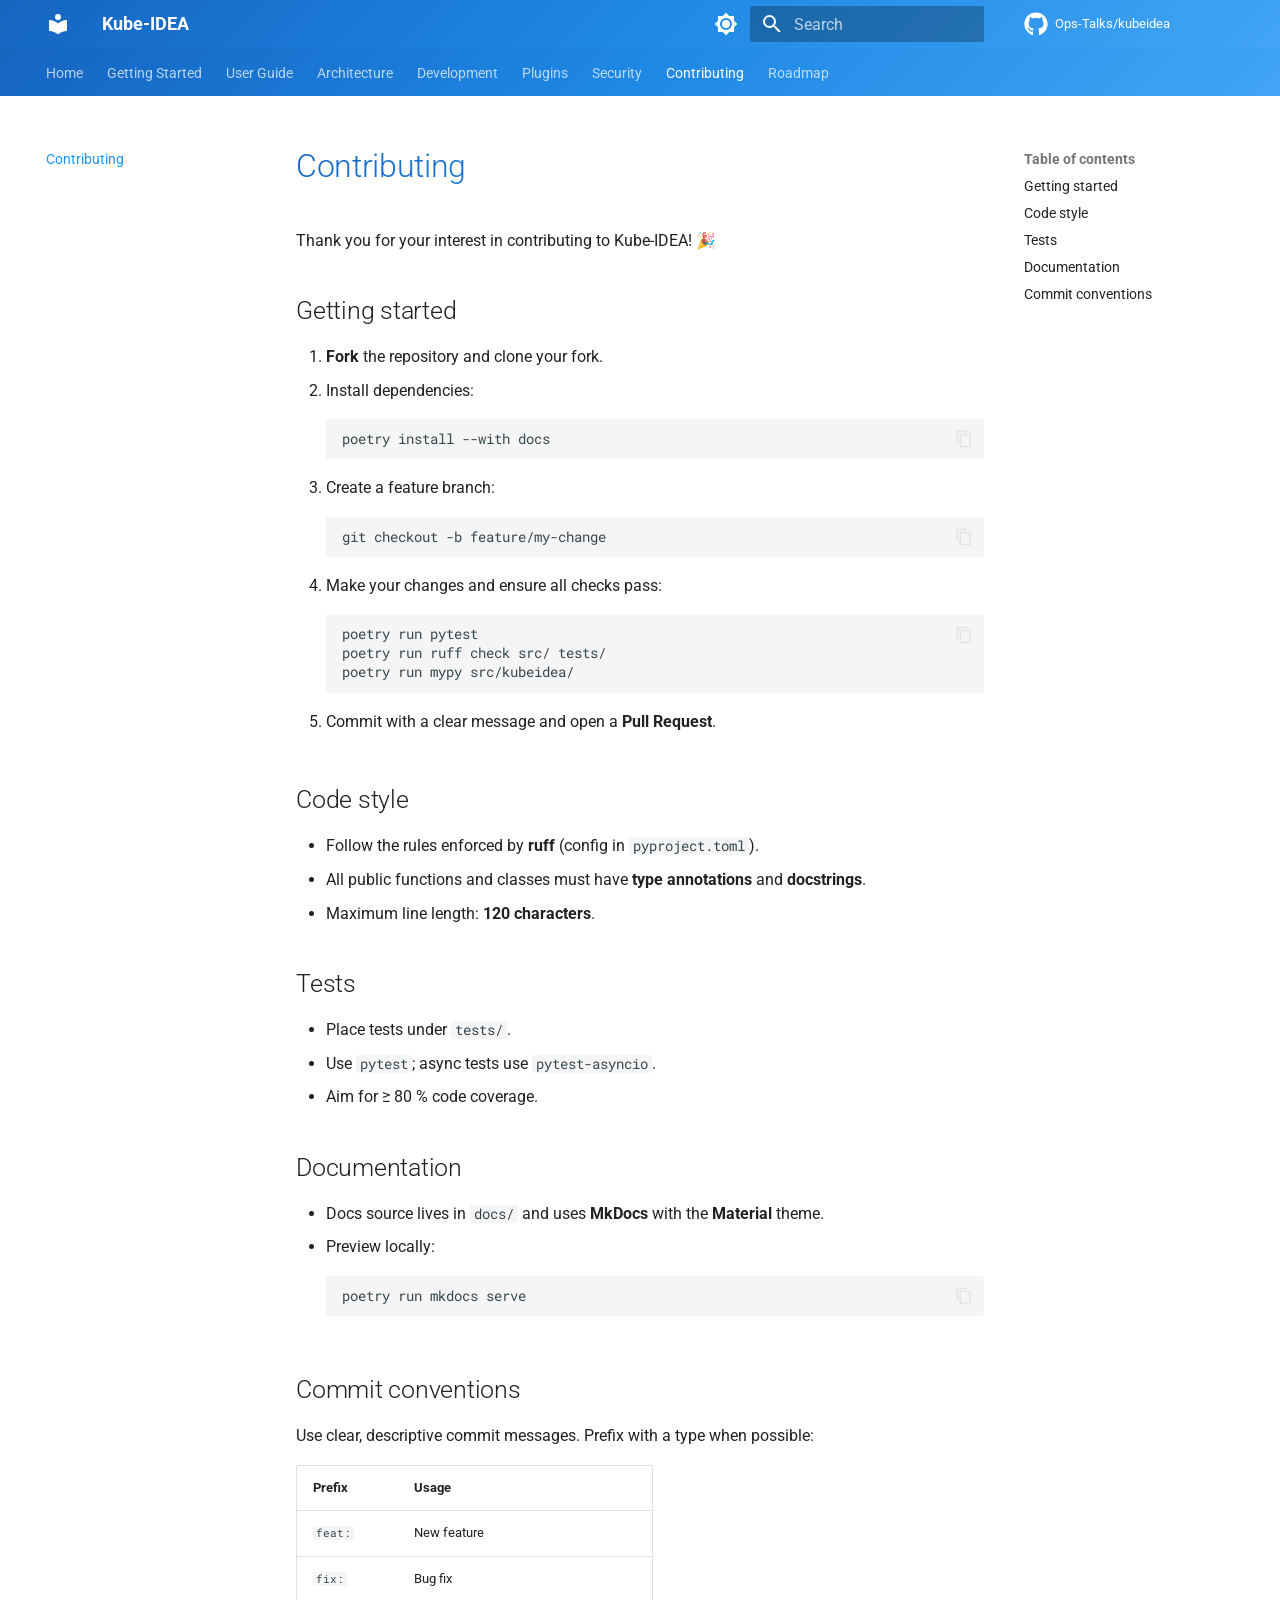
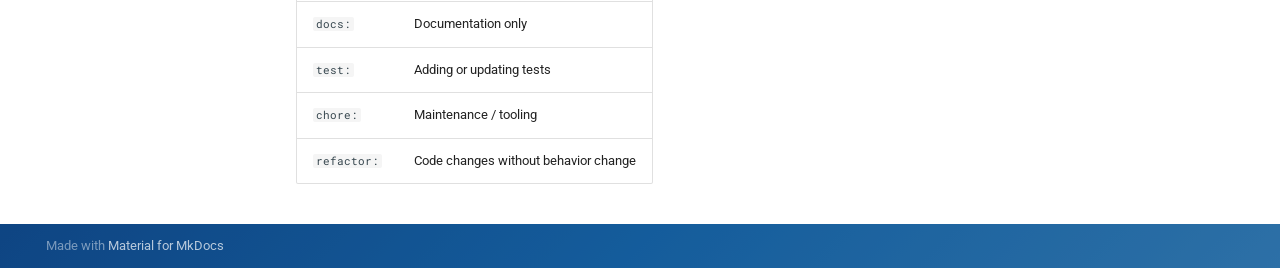
<file: contributing/index.html>
<!doctype html>
<html lang="en" class="no-js">
  <head>
    
      <meta charset="utf-8">
      <meta name="viewport" content="width=device-width,initial-scale=1">
      
        <meta name="description" content="Kubernetes desktop IDE built with Python (Flet + Poetry).">
      
      
      
        <link rel="canonical" href="https://ops-talks.github.io/kubeidea/contributing/">
      
      
        <link rel="prev" href="../security/">
      
      
        <link rel="next" href="../roadmap/">
      
      
        
      
      
      <link rel="icon" href="../assets/images/favicon.png">
      <meta name="generator" content="mkdocs-1.6.1, mkdocs-material-9.7.6">
    
    
      
        <title>Contributing - Kube-IDEA</title>
      
    
    
      <link rel="stylesheet" href="../assets/stylesheets/main.484c7ddc.min.css">
      
        
        <link rel="stylesheet" href="../assets/stylesheets/palette.ab4e12ef.min.css">
      
      


    
    
      
    
    
      
        
        
        <link rel="preconnect" href="https://fonts.gstatic.com" crossorigin>
        <link rel="stylesheet" href="https://fonts.googleapis.com/css?family=Roboto:300,300i,400,400i,700,700i%7CRoboto+Mono:400,400i,700,700i&display=fallback">
        <style>:root{--md-text-font:"Roboto";--md-code-font:"Roboto Mono"}</style>
      
    
    
      <link rel="stylesheet" href="../stylesheets/extra.css">
    
    <script>__md_scope=new URL("..",location),__md_hash=e=>[...e].reduce(((e,_)=>(e<<5)-e+_.charCodeAt(0)),0),__md_get=(e,_=localStorage,t=__md_scope)=>JSON.parse(_.getItem(t.pathname+"."+e)),__md_set=(e,_,t=localStorage,a=__md_scope)=>{try{t.setItem(a.pathname+"."+e,JSON.stringify(_))}catch(e){}}</script>
    
      

    
    
  </head>
  
  
    
    
      
    
    
    
    
    <body dir="ltr" data-md-color-scheme="default" data-md-color-primary="blue" data-md-color-accent="light-blue">
  
    
    <input class="md-toggle" data-md-toggle="drawer" type="checkbox" id="__drawer" autocomplete="off">
    <input class="md-toggle" data-md-toggle="search" type="checkbox" id="__search" autocomplete="off">
    <label class="md-overlay" for="__drawer"></label>
    <div data-md-component="skip">
      
        
        <a href="#contributing" class="md-skip">
          Skip to content
        </a>
      
    </div>
    <div data-md-component="announce">
      
    </div>
    
    
      

<header class="md-header" data-md-component="header">
  <nav class="md-header__inner md-grid" aria-label="Header">
    <a href=".." title="Kube-IDEA" class="md-header__button md-logo" aria-label="Kube-IDEA" data-md-component="logo">
      
  
  <svg xmlns="http://www.w3.org/2000/svg" viewBox="0 0 24 24"><path d="M12 8a3 3 0 0 0 3-3 3 3 0 0 0-3-3 3 3 0 0 0-3 3 3 3 0 0 0 3 3m0 3.54C9.64 9.35 6.5 8 3 8v11c3.5 0 6.64 1.35 9 3.54 2.36-2.19 5.5-3.54 9-3.54V8c-3.5 0-6.64 1.35-9 3.54"/></svg>

    </a>
    <label class="md-header__button md-icon" for="__drawer">
      
      <svg xmlns="http://www.w3.org/2000/svg" viewBox="0 0 24 24"><path d="M3 6h18v2H3zm0 5h18v2H3zm0 5h18v2H3z"/></svg>
    </label>
    <div class="md-header__title" data-md-component="header-title">
      <div class="md-header__ellipsis">
        <div class="md-header__topic">
          <span class="md-ellipsis">
            Kube-IDEA
          </span>
        </div>
        <div class="md-header__topic" data-md-component="header-topic">
          <span class="md-ellipsis">
            
              Contributing
            
          </span>
        </div>
      </div>
    </div>
    
      
        <form class="md-header__option" data-md-component="palette">
  
    
    
    
    <input class="md-option" data-md-color-media="(prefers-color-scheme: light)" data-md-color-scheme="default" data-md-color-primary="blue" data-md-color-accent="light-blue"  aria-label="Switch to dark mode"  type="radio" name="__palette" id="__palette_0">
    
      <label class="md-header__button md-icon" title="Switch to dark mode" for="__palette_1" hidden>
        <svg xmlns="http://www.w3.org/2000/svg" viewBox="0 0 24 24"><path d="M12 8a4 4 0 0 0-4 4 4 4 0 0 0 4 4 4 4 0 0 0 4-4 4 4 0 0 0-4-4m0 10a6 6 0 0 1-6-6 6 6 0 0 1 6-6 6 6 0 0 1 6 6 6 6 0 0 1-6 6m8-9.31V4h-4.69L12 .69 8.69 4H4v4.69L.69 12 4 15.31V20h4.69L12 23.31 15.31 20H20v-4.69L23.31 12z"/></svg>
      </label>
    
  
    
    
    
    <input class="md-option" data-md-color-media="(prefers-color-scheme: dark)" data-md-color-scheme="slate" data-md-color-primary="blue" data-md-color-accent="light-blue"  aria-label="Switch to light mode"  type="radio" name="__palette" id="__palette_1">
    
      <label class="md-header__button md-icon" title="Switch to light mode" for="__palette_0" hidden>
        <svg xmlns="http://www.w3.org/2000/svg" viewBox="0 0 24 24"><path d="M12 18c-.89 0-1.74-.2-2.5-.55C11.56 16.5 13 14.42 13 12s-1.44-4.5-3.5-5.45C10.26 6.2 11.11 6 12 6a6 6 0 0 1 6 6 6 6 0 0 1-6 6m8-9.31V4h-4.69L12 .69 8.69 4H4v4.69L.69 12 4 15.31V20h4.69L12 23.31 15.31 20H20v-4.69L23.31 12z"/></svg>
      </label>
    
  
</form>
      
    
    
      <script>var palette=__md_get("__palette");if(palette&&palette.color){if("(prefers-color-scheme)"===palette.color.media){var media=matchMedia("(prefers-color-scheme: light)"),input=document.querySelector(media.matches?"[data-md-color-media='(prefers-color-scheme: light)']":"[data-md-color-media='(prefers-color-scheme: dark)']");palette.color.media=input.getAttribute("data-md-color-media"),palette.color.scheme=input.getAttribute("data-md-color-scheme"),palette.color.primary=input.getAttribute("data-md-color-primary"),palette.color.accent=input.getAttribute("data-md-color-accent")}for(var[key,value]of Object.entries(palette.color))document.body.setAttribute("data-md-color-"+key,value)}</script>
    
    
    
      
      
        <label class="md-header__button md-icon" for="__search">
          
          <svg xmlns="http://www.w3.org/2000/svg" viewBox="0 0 24 24"><path d="M9.5 3A6.5 6.5 0 0 1 16 9.5c0 1.61-.59 3.09-1.56 4.23l.27.27h.79l5 5-1.5 1.5-5-5v-.79l-.27-.27A6.52 6.52 0 0 1 9.5 16 6.5 6.5 0 0 1 3 9.5 6.5 6.5 0 0 1 9.5 3m0 2C7 5 5 7 5 9.5S7 14 9.5 14 14 12 14 9.5 12 5 9.5 5"/></svg>
        </label>
        <div class="md-search" data-md-component="search" role="dialog">
  <label class="md-search__overlay" for="__search"></label>
  <div class="md-search__inner" role="search">
    <form class="md-search__form" name="search">
      <input type="text" class="md-search__input" name="query" aria-label="Search" placeholder="Search" autocapitalize="off" autocorrect="off" autocomplete="off" spellcheck="false" data-md-component="search-query" required>
      <label class="md-search__icon md-icon" for="__search">
        
        <svg xmlns="http://www.w3.org/2000/svg" viewBox="0 0 24 24"><path d="M9.5 3A6.5 6.5 0 0 1 16 9.5c0 1.61-.59 3.09-1.56 4.23l.27.27h.79l5 5-1.5 1.5-5-5v-.79l-.27-.27A6.52 6.52 0 0 1 9.5 16 6.5 6.5 0 0 1 3 9.5 6.5 6.5 0 0 1 9.5 3m0 2C7 5 5 7 5 9.5S7 14 9.5 14 14 12 14 9.5 12 5 9.5 5"/></svg>
        
        <svg xmlns="http://www.w3.org/2000/svg" viewBox="0 0 24 24"><path d="M20 11v2H8l5.5 5.5-1.42 1.42L4.16 12l7.92-7.92L13.5 5.5 8 11z"/></svg>
      </label>
      <nav class="md-search__options" aria-label="Search">
        
        <button type="reset" class="md-search__icon md-icon" title="Clear" aria-label="Clear" tabindex="-1">
          
          <svg xmlns="http://www.w3.org/2000/svg" viewBox="0 0 24 24"><path d="M19 6.41 17.59 5 12 10.59 6.41 5 5 6.41 10.59 12 5 17.59 6.41 19 12 13.41 17.59 19 19 17.59 13.41 12z"/></svg>
        </button>
      </nav>
      
        <div class="md-search__suggest" data-md-component="search-suggest"></div>
      
    </form>
    <div class="md-search__output">
      <div class="md-search__scrollwrap" tabindex="0" data-md-scrollfix>
        <div class="md-search-result" data-md-component="search-result">
          <div class="md-search-result__meta">
            Initializing search
          </div>
          <ol class="md-search-result__list" role="presentation"></ol>
        </div>
      </div>
    </div>
  </div>
</div>
      
    
    
      <div class="md-header__source">
        <a href="https://github.com/Ops-Talks/kubeidea" title="Go to repository" class="md-source" data-md-component="source">
  <div class="md-source__icon md-icon">
    
    <svg xmlns="http://www.w3.org/2000/svg" viewBox="0 0 512 512"><!--! Font Awesome Free 7.1.0 by @fontawesome - https://fontawesome.com License - https://fontawesome.com/license/free (Icons: CC BY 4.0, Fonts: SIL OFL 1.1, Code: MIT License) Copyright 2025 Fonticons, Inc.--><path d="M173.9 397.4c0 2-2.3 3.6-5.2 3.6-3.3.3-5.6-1.3-5.6-3.6 0-2 2.3-3.6 5.2-3.6 3-.3 5.6 1.3 5.6 3.6m-31.1-4.5c-.7 2 1.3 4.3 4.3 4.9 2.6 1 5.6 0 6.2-2s-1.3-4.3-4.3-5.2c-2.6-.7-5.5.3-6.2 2.3m44.2-1.7c-2.9.7-4.9 2.6-4.6 4.9.3 2 2.9 3.3 5.9 2.6 2.9-.7 4.9-2.6 4.6-4.6-.3-1.9-3-3.2-5.9-2.9M252.8 8C114.1 8 8 113.3 8 252c0 110.9 69.8 205.8 169.5 239.2 12.8 2.3 17.3-5.6 17.3-12.1 0-6.2-.3-40.4-.3-61.4 0 0-70 15-84.7-29.8 0 0-11.4-29.1-27.8-36.6 0 0-22.9-15.7 1.6-15.4 0 0 24.9 2 38.6 25.8 21.9 38.6 58.6 27.5 72.9 20.9 2.3-16 8.8-27.1 16-33.7-55.9-6.2-112.3-14.3-112.3-110.5 0-27.5 7.6-41.3 23.6-58.9-2.6-6.5-11.1-33.3 2.6-67.9 20.9-6.5 69 27 69 27 20-5.6 41.5-8.5 62.8-8.5s42.8 2.9 62.8 8.5c0 0 48.1-33.6 69-27 13.7 34.7 5.2 61.4 2.6 67.9 16 17.7 25.8 31.5 25.8 58.9 0 96.5-58.9 104.2-114.8 110.5 9.2 7.9 17 22.9 17 46.4 0 33.7-.3 75.4-.3 83.6 0 6.5 4.6 14.4 17.3 12.1C436.2 457.8 504 362.9 504 252 504 113.3 391.5 8 252.8 8M105.2 352.9c-1.3 1-1 3.3.7 5.2 1.6 1.6 3.9 2.3 5.2 1 1.3-1 1-3.3-.7-5.2-1.6-1.6-3.9-2.3-5.2-1m-10.8-8.1c-.7 1.3.3 2.9 2.3 3.9 1.6 1 3.6.7 4.3-.7.7-1.3-.3-2.9-2.3-3.9-2-.6-3.6-.3-4.3.7m32.4 35.6c-1.6 1.3-1 4.3 1.3 6.2 2.3 2.3 5.2 2.6 6.5 1 1.3-1.3.7-4.3-1.3-6.2-2.2-2.3-5.2-2.6-6.5-1m-11.4-14.7c-1.6 1-1.6 3.6 0 5.9s4.3 3.3 5.6 2.3c1.6-1.3 1.6-3.9 0-6.2-1.4-2.3-4-3.3-5.6-2"/></svg>
  </div>
  <div class="md-source__repository">
    Ops-Talks/kubeidea
  </div>
</a>
      </div>
    
  </nav>
  
</header>
    
    <div class="md-container" data-md-component="container">
      
      
        
          
            
<nav class="md-tabs" aria-label="Tabs" data-md-component="tabs">
  <div class="md-grid">
    <ul class="md-tabs__list">
      
        
  
  
  
  
    <li class="md-tabs__item">
      <a href=".." class="md-tabs__link">
        
  
  
    
  
  Home

      </a>
    </li>
  

      
        
  
  
  
  
    <li class="md-tabs__item">
      <a href="../getting-started/" class="md-tabs__link">
        
  
  
    
  
  Getting Started

      </a>
    </li>
  

      
        
  
  
  
  
    
    
      <li class="md-tabs__item">
        <a href="../explorer/" class="md-tabs__link">
          
  
  
  User Guide

        </a>
      </li>
    
  

      
        
  
  
  
  
    <li class="md-tabs__item">
      <a href="../architecture/" class="md-tabs__link">
        
  
  
    
  
  Architecture

      </a>
    </li>
  

      
        
  
  
  
  
    <li class="md-tabs__item">
      <a href="../development/" class="md-tabs__link">
        
  
  
    
  
  Development

      </a>
    </li>
  

      
        
  
  
  
  
    <li class="md-tabs__item">
      <a href="../plugins/" class="md-tabs__link">
        
  
  
    
  
  Plugins

      </a>
    </li>
  

      
        
  
  
  
  
    <li class="md-tabs__item">
      <a href="../security/" class="md-tabs__link">
        
  
  
    
  
  Security

      </a>
    </li>
  

      
        
  
  
  
    
  
  
    <li class="md-tabs__item md-tabs__item--active">
      <a href="./" class="md-tabs__link">
        
  
  
    
  
  Contributing

      </a>
    </li>
  

      
        
  
  
  
  
    <li class="md-tabs__item">
      <a href="../roadmap/" class="md-tabs__link">
        
  
  
    
  
  Roadmap

      </a>
    </li>
  

      
    </ul>
  </div>
</nav>
          
        
      
      <main class="md-main" data-md-component="main">
        <div class="md-main__inner md-grid">
          
            
              
              <div class="md-sidebar md-sidebar--primary" data-md-component="sidebar" data-md-type="navigation" >
                <div class="md-sidebar__scrollwrap">
                  <div class="md-sidebar__inner">
                    


  


<nav class="md-nav md-nav--primary md-nav--lifted" aria-label="Navigation" data-md-level="0">
  <label class="md-nav__title" for="__drawer">
    <a href=".." title="Kube-IDEA" class="md-nav__button md-logo" aria-label="Kube-IDEA" data-md-component="logo">
      
  
  <svg xmlns="http://www.w3.org/2000/svg" viewBox="0 0 24 24"><path d="M12 8a3 3 0 0 0 3-3 3 3 0 0 0-3-3 3 3 0 0 0-3 3 3 3 0 0 0 3 3m0 3.54C9.64 9.35 6.5 8 3 8v11c3.5 0 6.64 1.35 9 3.54 2.36-2.19 5.5-3.54 9-3.54V8c-3.5 0-6.64 1.35-9 3.54"/></svg>

    </a>
    Kube-IDEA
  </label>
  
    <div class="md-nav__source">
      <a href="https://github.com/Ops-Talks/kubeidea" title="Go to repository" class="md-source" data-md-component="source">
  <div class="md-source__icon md-icon">
    
    <svg xmlns="http://www.w3.org/2000/svg" viewBox="0 0 512 512"><!--! Font Awesome Free 7.1.0 by @fontawesome - https://fontawesome.com License - https://fontawesome.com/license/free (Icons: CC BY 4.0, Fonts: SIL OFL 1.1, Code: MIT License) Copyright 2025 Fonticons, Inc.--><path d="M173.9 397.4c0 2-2.3 3.6-5.2 3.6-3.3.3-5.6-1.3-5.6-3.6 0-2 2.3-3.6 5.2-3.6 3-.3 5.6 1.3 5.6 3.6m-31.1-4.5c-.7 2 1.3 4.3 4.3 4.9 2.6 1 5.6 0 6.2-2s-1.3-4.3-4.3-5.2c-2.6-.7-5.5.3-6.2 2.3m44.2-1.7c-2.9.7-4.9 2.6-4.6 4.9.3 2 2.9 3.3 5.9 2.6 2.9-.7 4.9-2.6 4.6-4.6-.3-1.9-3-3.2-5.9-2.9M252.8 8C114.1 8 8 113.3 8 252c0 110.9 69.8 205.8 169.5 239.2 12.8 2.3 17.3-5.6 17.3-12.1 0-6.2-.3-40.4-.3-61.4 0 0-70 15-84.7-29.8 0 0-11.4-29.1-27.8-36.6 0 0-22.9-15.7 1.6-15.4 0 0 24.9 2 38.6 25.8 21.9 38.6 58.6 27.5 72.9 20.9 2.3-16 8.8-27.1 16-33.7-55.9-6.2-112.3-14.3-112.3-110.5 0-27.5 7.6-41.3 23.6-58.9-2.6-6.5-11.1-33.3 2.6-67.9 20.9-6.5 69 27 69 27 20-5.6 41.5-8.5 62.8-8.5s42.8 2.9 62.8 8.5c0 0 48.1-33.6 69-27 13.7 34.7 5.2 61.4 2.6 67.9 16 17.7 25.8 31.5 25.8 58.9 0 96.5-58.9 104.2-114.8 110.5 9.2 7.9 17 22.9 17 46.4 0 33.7-.3 75.4-.3 83.6 0 6.5 4.6 14.4 17.3 12.1C436.2 457.8 504 362.9 504 252 504 113.3 391.5 8 252.8 8M105.2 352.9c-1.3 1-1 3.3.7 5.2 1.6 1.6 3.9 2.3 5.2 1 1.3-1 1-3.3-.7-5.2-1.6-1.6-3.9-2.3-5.2-1m-10.8-8.1c-.7 1.3.3 2.9 2.3 3.9 1.6 1 3.6.7 4.3-.7.7-1.3-.3-2.9-2.3-3.9-2-.6-3.6-.3-4.3.7m32.4 35.6c-1.6 1.3-1 4.3 1.3 6.2 2.3 2.3 5.2 2.6 6.5 1 1.3-1.3.7-4.3-1.3-6.2-2.2-2.3-5.2-2.6-6.5-1m-11.4-14.7c-1.6 1-1.6 3.6 0 5.9s4.3 3.3 5.6 2.3c1.6-1.3 1.6-3.9 0-6.2-1.4-2.3-4-3.3-5.6-2"/></svg>
  </div>
  <div class="md-source__repository">
    Ops-Talks/kubeidea
  </div>
</a>
    </div>
  
  <ul class="md-nav__list" data-md-scrollfix>
    
      
      
  
  
  
  
    <li class="md-nav__item">
      <a href=".." class="md-nav__link">
        
  
  
  <span class="md-ellipsis">
    
  
    Home
  

    
  </span>
  
  

      </a>
    </li>
  

    
      
      
  
  
  
  
    <li class="md-nav__item">
      <a href="../getting-started/" class="md-nav__link">
        
  
  
  <span class="md-ellipsis">
    
  
    Getting Started
  

    
  </span>
  
  

      </a>
    </li>
  

    
      
      
  
  
  
  
    
    
    
    
      
      
        
      
    
    
    <li class="md-nav__item md-nav__item--nested">
      
        
        
        <input class="md-nav__toggle md-toggle " type="checkbox" id="__nav_3" >
        
          
          <label class="md-nav__link" for="__nav_3" id="__nav_3_label" tabindex="0">
            
  
  
  <span class="md-ellipsis">
    
  
    User Guide
  

    
  </span>
  
  

            <span class="md-nav__icon md-icon"></span>
          </label>
        
        <nav class="md-nav" data-md-level="1" aria-labelledby="__nav_3_label" aria-expanded="false">
          <label class="md-nav__title" for="__nav_3">
            <span class="md-nav__icon md-icon"></span>
            
  
    User Guide
  

          </label>
          <ul class="md-nav__list" data-md-scrollfix>
            
              
                
  
  
  
  
    <li class="md-nav__item">
      <a href="../explorer/" class="md-nav__link">
        
  
  
  <span class="md-ellipsis">
    
  
    Resource Explorer
  

    
  </span>
  
  

      </a>
    </li>
  

              
            
          </ul>
        </nav>
      
    </li>
  

    
      
      
  
  
  
  
    <li class="md-nav__item">
      <a href="../architecture/" class="md-nav__link">
        
  
  
  <span class="md-ellipsis">
    
  
    Architecture
  

    
  </span>
  
  

      </a>
    </li>
  

    
      
      
  
  
  
  
    <li class="md-nav__item">
      <a href="../development/" class="md-nav__link">
        
  
  
  <span class="md-ellipsis">
    
  
    Development
  

    
  </span>
  
  

      </a>
    </li>
  

    
      
      
  
  
  
  
    <li class="md-nav__item">
      <a href="../plugins/" class="md-nav__link">
        
  
  
  <span class="md-ellipsis">
    
  
    Plugins
  

    
  </span>
  
  

      </a>
    </li>
  

    
      
      
  
  
  
  
    <li class="md-nav__item">
      <a href="../security/" class="md-nav__link">
        
  
  
  <span class="md-ellipsis">
    
  
    Security
  

    
  </span>
  
  

      </a>
    </li>
  

    
      
      
  
  
    
  
  
  
    <li class="md-nav__item md-nav__item--active">
      
      <input class="md-nav__toggle md-toggle" type="checkbox" id="__toc">
      
      
        
      
      
        <label class="md-nav__link md-nav__link--active" for="__toc">
          
  
  
  <span class="md-ellipsis">
    
  
    Contributing
  

    
  </span>
  
  

          <span class="md-nav__icon md-icon"></span>
        </label>
      
      <a href="./" class="md-nav__link md-nav__link--active">
        
  
  
  <span class="md-ellipsis">
    
  
    Contributing
  

    
  </span>
  
  

      </a>
      
        

<nav class="md-nav md-nav--secondary" aria-label="Table of contents">
  
  
  
    
  
  
    <label class="md-nav__title" for="__toc">
      <span class="md-nav__icon md-icon"></span>
      Table of contents
    </label>
    <ul class="md-nav__list" data-md-component="toc" data-md-scrollfix>
      
        <li class="md-nav__item">
  <a href="#getting-started" class="md-nav__link">
    <span class="md-ellipsis">
      
        Getting started
      
    </span>
  </a>
  
</li>
      
        <li class="md-nav__item">
  <a href="#code-style" class="md-nav__link">
    <span class="md-ellipsis">
      
        Code style
      
    </span>
  </a>
  
</li>
      
        <li class="md-nav__item">
  <a href="#tests" class="md-nav__link">
    <span class="md-ellipsis">
      
        Tests
      
    </span>
  </a>
  
</li>
      
        <li class="md-nav__item">
  <a href="#documentation" class="md-nav__link">
    <span class="md-ellipsis">
      
        Documentation
      
    </span>
  </a>
  
</li>
      
        <li class="md-nav__item">
  <a href="#commit-conventions" class="md-nav__link">
    <span class="md-ellipsis">
      
        Commit conventions
      
    </span>
  </a>
  
</li>
      
    </ul>
  
</nav>
      
    </li>
  

    
      
      
  
  
  
  
    <li class="md-nav__item">
      <a href="../roadmap/" class="md-nav__link">
        
  
  
  <span class="md-ellipsis">
    
  
    Roadmap
  

    
  </span>
  
  

      </a>
    </li>
  

    
  </ul>
</nav>
                  </div>
                </div>
              </div>
            
            
              
              <div class="md-sidebar md-sidebar--secondary" data-md-component="sidebar" data-md-type="toc" >
                <div class="md-sidebar__scrollwrap">
                  <div class="md-sidebar__inner">
                    

<nav class="md-nav md-nav--secondary" aria-label="Table of contents">
  
  
  
    
  
  
    <label class="md-nav__title" for="__toc">
      <span class="md-nav__icon md-icon"></span>
      Table of contents
    </label>
    <ul class="md-nav__list" data-md-component="toc" data-md-scrollfix>
      
        <li class="md-nav__item">
  <a href="#getting-started" class="md-nav__link">
    <span class="md-ellipsis">
      
        Getting started
      
    </span>
  </a>
  
</li>
      
        <li class="md-nav__item">
  <a href="#code-style" class="md-nav__link">
    <span class="md-ellipsis">
      
        Code style
      
    </span>
  </a>
  
</li>
      
        <li class="md-nav__item">
  <a href="#tests" class="md-nav__link">
    <span class="md-ellipsis">
      
        Tests
      
    </span>
  </a>
  
</li>
      
        <li class="md-nav__item">
  <a href="#documentation" class="md-nav__link">
    <span class="md-ellipsis">
      
        Documentation
      
    </span>
  </a>
  
</li>
      
        <li class="md-nav__item">
  <a href="#commit-conventions" class="md-nav__link">
    <span class="md-ellipsis">
      
        Commit conventions
      
    </span>
  </a>
  
</li>
      
    </ul>
  
</nav>
                  </div>
                </div>
              </div>
            
          
          
            <div class="md-content" data-md-component="content">
              
              <article class="md-content__inner md-typeset">
                
                  


  
  


<h1 id="contributing">Contributing<a class="headerlink" href="#contributing" title="Permanent link">&para;</a></h1>
<p>Thank you for your interest in contributing to Kube-IDEA! 🎉</p>
<h2 id="getting-started">Getting started<a class="headerlink" href="#getting-started" title="Permanent link">&para;</a></h2>
<ol>
<li><strong>Fork</strong> the repository and clone your fork.</li>
<li>
<p>Install dependencies:</p>
<div class="highlight"><pre><span></span><code><a id="__codelineno-0-1" name="__codelineno-0-1" href="#__codelineno-0-1"></a>poetry<span class="w"> </span>install<span class="w"> </span>--with<span class="w"> </span>docs
</code></pre></div>
</li>
<li>
<p>Create a feature branch:</p>
<div class="highlight"><pre><span></span><code><a id="__codelineno-1-1" name="__codelineno-1-1" href="#__codelineno-1-1"></a>git<span class="w"> </span>checkout<span class="w"> </span>-b<span class="w"> </span>feature/my-change
</code></pre></div>
</li>
<li>
<p>Make your changes and ensure all checks pass:</p>
<div class="highlight"><pre><span></span><code><a id="__codelineno-2-1" name="__codelineno-2-1" href="#__codelineno-2-1"></a>poetry<span class="w"> </span>run<span class="w"> </span>pytest
<a id="__codelineno-2-2" name="__codelineno-2-2" href="#__codelineno-2-2"></a>poetry<span class="w"> </span>run<span class="w"> </span>ruff<span class="w"> </span>check<span class="w"> </span>src/<span class="w"> </span>tests/
<a id="__codelineno-2-3" name="__codelineno-2-3" href="#__codelineno-2-3"></a>poetry<span class="w"> </span>run<span class="w"> </span>mypy<span class="w"> </span>src/kubeidea/
</code></pre></div>
</li>
<li>
<p>Commit with a clear message and open a <strong>Pull Request</strong>.</p>
</li>
</ol>
<h2 id="code-style">Code style<a class="headerlink" href="#code-style" title="Permanent link">&para;</a></h2>
<ul>
<li>Follow the rules enforced by <strong>ruff</strong> (config in <code>pyproject.toml</code>).</li>
<li>All public functions and classes must have <strong>type annotations</strong> and
  <strong>docstrings</strong>.</li>
<li>Maximum line length: <strong>120 characters</strong>.</li>
</ul>
<h2 id="tests">Tests<a class="headerlink" href="#tests" title="Permanent link">&para;</a></h2>
<ul>
<li>Place tests under <code>tests/</code>.</li>
<li>Use <code>pytest</code>; async tests use <code>pytest-asyncio</code>.</li>
<li>Aim for ≥ 80 % code coverage.</li>
</ul>
<h2 id="documentation">Documentation<a class="headerlink" href="#documentation" title="Permanent link">&para;</a></h2>
<ul>
<li>Docs source lives in <code>docs/</code> and uses <strong>MkDocs</strong> with the <strong>Material</strong>
  theme.</li>
<li>
<p>Preview locally:</p>
<div class="highlight"><pre><span></span><code><a id="__codelineno-3-1" name="__codelineno-3-1" href="#__codelineno-3-1"></a>poetry<span class="w"> </span>run<span class="w"> </span>mkdocs<span class="w"> </span>serve
</code></pre></div>
</li>
</ul>
<h2 id="commit-conventions">Commit conventions<a class="headerlink" href="#commit-conventions" title="Permanent link">&para;</a></h2>
<p>Use clear, descriptive commit messages. Prefix with a type when possible:</p>
<table>
<thead>
<tr>
<th>Prefix</th>
<th>Usage</th>
</tr>
</thead>
<tbody>
<tr>
<td><code>feat:</code></td>
<td>New feature</td>
</tr>
<tr>
<td><code>fix:</code></td>
<td>Bug fix</td>
</tr>
<tr>
<td><code>docs:</code></td>
<td>Documentation only</td>
</tr>
<tr>
<td><code>test:</code></td>
<td>Adding or updating tests</td>
</tr>
<tr>
<td><code>chore:</code></td>
<td>Maintenance / tooling</td>
</tr>
<tr>
<td><code>refactor:</code></td>
<td>Code changes without behavior change</td>
</tr>
</tbody>
</table>












                
              </article>
            </div>
          
          
<script>var target=document.getElementById(location.hash.slice(1));target&&target.name&&(target.checked=target.name.startsWith("__tabbed_"))</script>
        </div>
        
          <button type="button" class="md-top md-icon" data-md-component="top" hidden>
  
  <svg xmlns="http://www.w3.org/2000/svg" viewBox="0 0 24 24"><path d="M13 20h-2V8l-5.5 5.5-1.42-1.42L12 4.16l7.92 7.92-1.42 1.42L13 8z"/></svg>
  Back to top
</button>
        
      </main>
      
        <footer class="md-footer">
  
  <div class="md-footer-meta md-typeset">
    <div class="md-footer-meta__inner md-grid">
      <div class="md-copyright">
  
  
    Made with
    <a href="https://squidfunk.github.io/mkdocs-material/" target="_blank" rel="noopener">
      Material for MkDocs
    </a>
  
</div>
      
    </div>
  </div>
</footer>
      
    </div>
    <div class="md-dialog" data-md-component="dialog">
      <div class="md-dialog__inner md-typeset"></div>
    </div>
    
    
    
      
      
      <script id="__config" type="application/json">{"annotate": null, "base": "..", "features": ["navigation.instant", "navigation.tabs", "navigation.sections", "navigation.top", "search.suggest", "search.highlight", "content.code.copy"], "search": "../assets/javascripts/workers/search.2c215733.min.js", "tags": null, "translations": {"clipboard.copied": "Copied to clipboard", "clipboard.copy": "Copy to clipboard", "search.result.more.one": "1 more on this page", "search.result.more.other": "# more on this page", "search.result.none": "No matching documents", "search.result.one": "1 matching document", "search.result.other": "# matching documents", "search.result.placeholder": "Type to start searching", "search.result.term.missing": "Missing", "select.version": "Select version"}, "version": null}</script>
    
    
      <script src="../assets/javascripts/bundle.79ae519e.min.js"></script>
      
    
  </body>
</html>
</file>
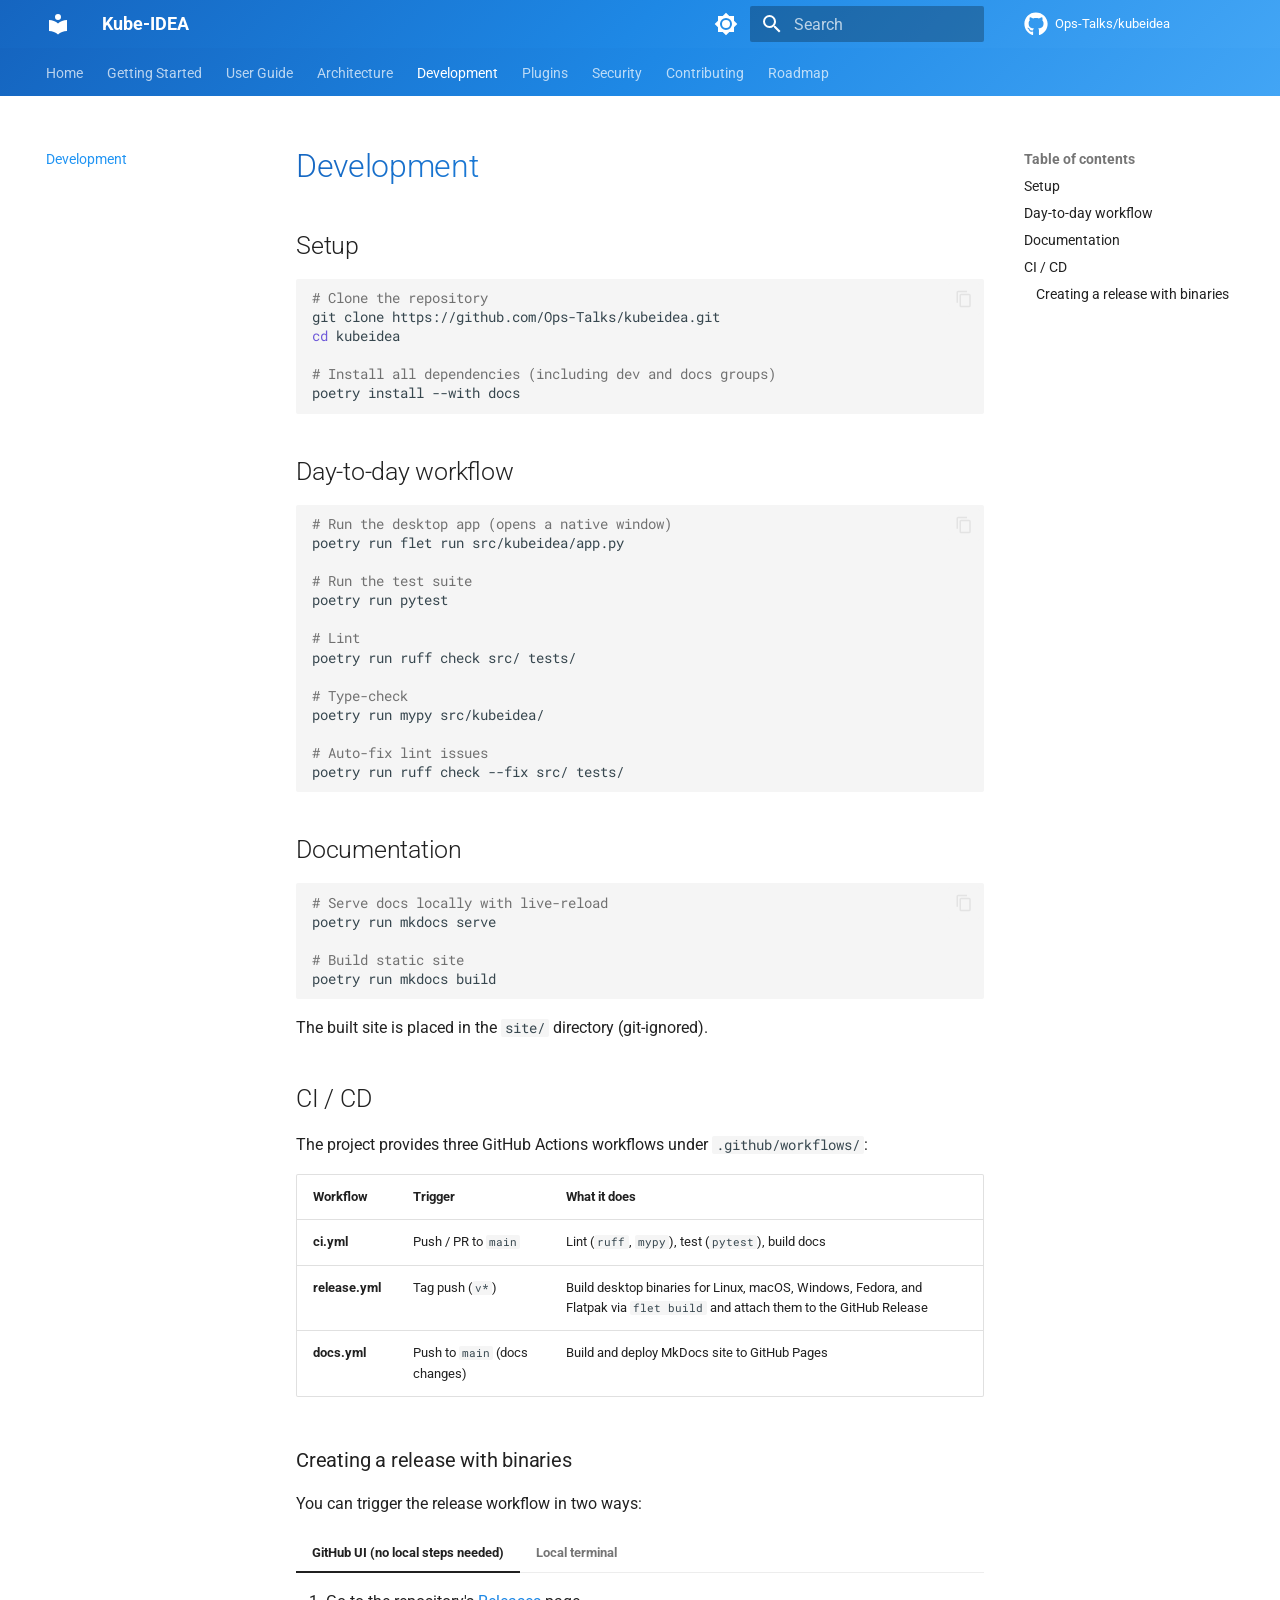
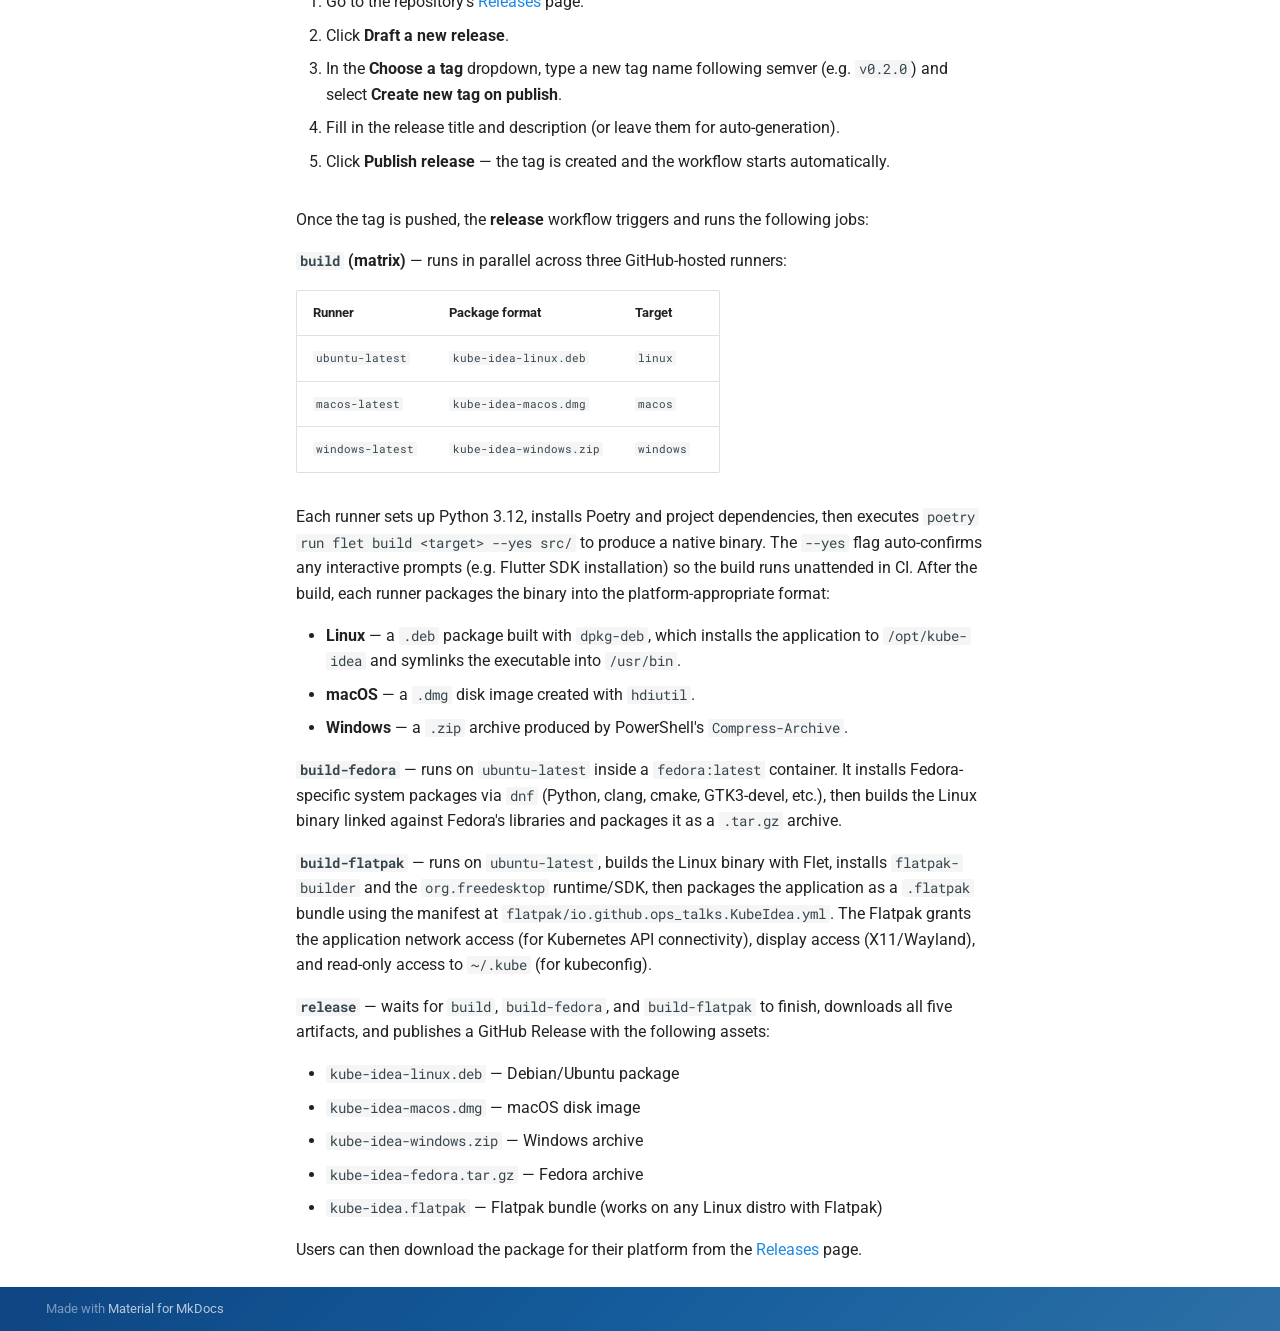
<file: development/index.html>
<!doctype html>
<html lang="en" class="no-js">
  <head>
    
      <meta charset="utf-8">
      <meta name="viewport" content="width=device-width,initial-scale=1">
      
        <meta name="description" content="Kubernetes desktop IDE built with Python (Flet + Poetry).">
      
      
      
        <link rel="canonical" href="https://ops-talks.github.io/kubeidea/development/">
      
      
        <link rel="prev" href="../architecture/">
      
      
        <link rel="next" href="../plugins/">
      
      
        
      
      
      <link rel="icon" href="../assets/images/favicon.png">
      <meta name="generator" content="mkdocs-1.6.1, mkdocs-material-9.7.6">
    
    
      
        <title>Development - Kube-IDEA</title>
      
    
    
      <link rel="stylesheet" href="../assets/stylesheets/main.484c7ddc.min.css">
      
        
        <link rel="stylesheet" href="../assets/stylesheets/palette.ab4e12ef.min.css">
      
      


    
    
      
    
    
      
        
        
        <link rel="preconnect" href="https://fonts.gstatic.com" crossorigin>
        <link rel="stylesheet" href="https://fonts.googleapis.com/css?family=Roboto:300,300i,400,400i,700,700i%7CRoboto+Mono:400,400i,700,700i&display=fallback">
        <style>:root{--md-text-font:"Roboto";--md-code-font:"Roboto Mono"}</style>
      
    
    
      <link rel="stylesheet" href="../stylesheets/extra.css">
    
    <script>__md_scope=new URL("..",location),__md_hash=e=>[...e].reduce(((e,_)=>(e<<5)-e+_.charCodeAt(0)),0),__md_get=(e,_=localStorage,t=__md_scope)=>JSON.parse(_.getItem(t.pathname+"."+e)),__md_set=(e,_,t=localStorage,a=__md_scope)=>{try{t.setItem(a.pathname+"."+e,JSON.stringify(_))}catch(e){}}</script>
    
      

    
    
  </head>
  
  
    
    
      
    
    
    
    
    <body dir="ltr" data-md-color-scheme="default" data-md-color-primary="blue" data-md-color-accent="light-blue">
  
    
    <input class="md-toggle" data-md-toggle="drawer" type="checkbox" id="__drawer" autocomplete="off">
    <input class="md-toggle" data-md-toggle="search" type="checkbox" id="__search" autocomplete="off">
    <label class="md-overlay" for="__drawer"></label>
    <div data-md-component="skip">
      
        
        <a href="#development" class="md-skip">
          Skip to content
        </a>
      
    </div>
    <div data-md-component="announce">
      
    </div>
    
    
      

<header class="md-header" data-md-component="header">
  <nav class="md-header__inner md-grid" aria-label="Header">
    <a href=".." title="Kube-IDEA" class="md-header__button md-logo" aria-label="Kube-IDEA" data-md-component="logo">
      
  
  <svg xmlns="http://www.w3.org/2000/svg" viewBox="0 0 24 24"><path d="M12 8a3 3 0 0 0 3-3 3 3 0 0 0-3-3 3 3 0 0 0-3 3 3 3 0 0 0 3 3m0 3.54C9.64 9.35 6.5 8 3 8v11c3.5 0 6.64 1.35 9 3.54 2.36-2.19 5.5-3.54 9-3.54V8c-3.5 0-6.64 1.35-9 3.54"/></svg>

    </a>
    <label class="md-header__button md-icon" for="__drawer">
      
      <svg xmlns="http://www.w3.org/2000/svg" viewBox="0 0 24 24"><path d="M3 6h18v2H3zm0 5h18v2H3zm0 5h18v2H3z"/></svg>
    </label>
    <div class="md-header__title" data-md-component="header-title">
      <div class="md-header__ellipsis">
        <div class="md-header__topic">
          <span class="md-ellipsis">
            Kube-IDEA
          </span>
        </div>
        <div class="md-header__topic" data-md-component="header-topic">
          <span class="md-ellipsis">
            
              Development
            
          </span>
        </div>
      </div>
    </div>
    
      
        <form class="md-header__option" data-md-component="palette">
  
    
    
    
    <input class="md-option" data-md-color-media="(prefers-color-scheme: light)" data-md-color-scheme="default" data-md-color-primary="blue" data-md-color-accent="light-blue"  aria-label="Switch to dark mode"  type="radio" name="__palette" id="__palette_0">
    
      <label class="md-header__button md-icon" title="Switch to dark mode" for="__palette_1" hidden>
        <svg xmlns="http://www.w3.org/2000/svg" viewBox="0 0 24 24"><path d="M12 8a4 4 0 0 0-4 4 4 4 0 0 0 4 4 4 4 0 0 0 4-4 4 4 0 0 0-4-4m0 10a6 6 0 0 1-6-6 6 6 0 0 1 6-6 6 6 0 0 1 6 6 6 6 0 0 1-6 6m8-9.31V4h-4.69L12 .69 8.69 4H4v4.69L.69 12 4 15.31V20h4.69L12 23.31 15.31 20H20v-4.69L23.31 12z"/></svg>
      </label>
    
  
    
    
    
    <input class="md-option" data-md-color-media="(prefers-color-scheme: dark)" data-md-color-scheme="slate" data-md-color-primary="blue" data-md-color-accent="light-blue"  aria-label="Switch to light mode"  type="radio" name="__palette" id="__palette_1">
    
      <label class="md-header__button md-icon" title="Switch to light mode" for="__palette_0" hidden>
        <svg xmlns="http://www.w3.org/2000/svg" viewBox="0 0 24 24"><path d="M12 18c-.89 0-1.74-.2-2.5-.55C11.56 16.5 13 14.42 13 12s-1.44-4.5-3.5-5.45C10.26 6.2 11.11 6 12 6a6 6 0 0 1 6 6 6 6 0 0 1-6 6m8-9.31V4h-4.69L12 .69 8.69 4H4v4.69L.69 12 4 15.31V20h4.69L12 23.31 15.31 20H20v-4.69L23.31 12z"/></svg>
      </label>
    
  
</form>
      
    
    
      <script>var palette=__md_get("__palette");if(palette&&palette.color){if("(prefers-color-scheme)"===palette.color.media){var media=matchMedia("(prefers-color-scheme: light)"),input=document.querySelector(media.matches?"[data-md-color-media='(prefers-color-scheme: light)']":"[data-md-color-media='(prefers-color-scheme: dark)']");palette.color.media=input.getAttribute("data-md-color-media"),palette.color.scheme=input.getAttribute("data-md-color-scheme"),palette.color.primary=input.getAttribute("data-md-color-primary"),palette.color.accent=input.getAttribute("data-md-color-accent")}for(var[key,value]of Object.entries(palette.color))document.body.setAttribute("data-md-color-"+key,value)}</script>
    
    
    
      
      
        <label class="md-header__button md-icon" for="__search">
          
          <svg xmlns="http://www.w3.org/2000/svg" viewBox="0 0 24 24"><path d="M9.5 3A6.5 6.5 0 0 1 16 9.5c0 1.61-.59 3.09-1.56 4.23l.27.27h.79l5 5-1.5 1.5-5-5v-.79l-.27-.27A6.52 6.52 0 0 1 9.5 16 6.5 6.5 0 0 1 3 9.5 6.5 6.5 0 0 1 9.5 3m0 2C7 5 5 7 5 9.5S7 14 9.5 14 14 12 14 9.5 12 5 9.5 5"/></svg>
        </label>
        <div class="md-search" data-md-component="search" role="dialog">
  <label class="md-search__overlay" for="__search"></label>
  <div class="md-search__inner" role="search">
    <form class="md-search__form" name="search">
      <input type="text" class="md-search__input" name="query" aria-label="Search" placeholder="Search" autocapitalize="off" autocorrect="off" autocomplete="off" spellcheck="false" data-md-component="search-query" required>
      <label class="md-search__icon md-icon" for="__search">
        
        <svg xmlns="http://www.w3.org/2000/svg" viewBox="0 0 24 24"><path d="M9.5 3A6.5 6.5 0 0 1 16 9.5c0 1.61-.59 3.09-1.56 4.23l.27.27h.79l5 5-1.5 1.5-5-5v-.79l-.27-.27A6.52 6.52 0 0 1 9.5 16 6.5 6.5 0 0 1 3 9.5 6.5 6.5 0 0 1 9.5 3m0 2C7 5 5 7 5 9.5S7 14 9.5 14 14 12 14 9.5 12 5 9.5 5"/></svg>
        
        <svg xmlns="http://www.w3.org/2000/svg" viewBox="0 0 24 24"><path d="M20 11v2H8l5.5 5.5-1.42 1.42L4.16 12l7.92-7.92L13.5 5.5 8 11z"/></svg>
      </label>
      <nav class="md-search__options" aria-label="Search">
        
        <button type="reset" class="md-search__icon md-icon" title="Clear" aria-label="Clear" tabindex="-1">
          
          <svg xmlns="http://www.w3.org/2000/svg" viewBox="0 0 24 24"><path d="M19 6.41 17.59 5 12 10.59 6.41 5 5 6.41 10.59 12 5 17.59 6.41 19 12 13.41 17.59 19 19 17.59 13.41 12z"/></svg>
        </button>
      </nav>
      
        <div class="md-search__suggest" data-md-component="search-suggest"></div>
      
    </form>
    <div class="md-search__output">
      <div class="md-search__scrollwrap" tabindex="0" data-md-scrollfix>
        <div class="md-search-result" data-md-component="search-result">
          <div class="md-search-result__meta">
            Initializing search
          </div>
          <ol class="md-search-result__list" role="presentation"></ol>
        </div>
      </div>
    </div>
  </div>
</div>
      
    
    
      <div class="md-header__source">
        <a href="https://github.com/Ops-Talks/kubeidea" title="Go to repository" class="md-source" data-md-component="source">
  <div class="md-source__icon md-icon">
    
    <svg xmlns="http://www.w3.org/2000/svg" viewBox="0 0 512 512"><!--! Font Awesome Free 7.1.0 by @fontawesome - https://fontawesome.com License - https://fontawesome.com/license/free (Icons: CC BY 4.0, Fonts: SIL OFL 1.1, Code: MIT License) Copyright 2025 Fonticons, Inc.--><path d="M173.9 397.4c0 2-2.3 3.6-5.2 3.6-3.3.3-5.6-1.3-5.6-3.6 0-2 2.3-3.6 5.2-3.6 3-.3 5.6 1.3 5.6 3.6m-31.1-4.5c-.7 2 1.3 4.3 4.3 4.9 2.6 1 5.6 0 6.2-2s-1.3-4.3-4.3-5.2c-2.6-.7-5.5.3-6.2 2.3m44.2-1.7c-2.9.7-4.9 2.6-4.6 4.9.3 2 2.9 3.3 5.9 2.6 2.9-.7 4.9-2.6 4.6-4.6-.3-1.9-3-3.2-5.9-2.9M252.8 8C114.1 8 8 113.3 8 252c0 110.9 69.8 205.8 169.5 239.2 12.8 2.3 17.3-5.6 17.3-12.1 0-6.2-.3-40.4-.3-61.4 0 0-70 15-84.7-29.8 0 0-11.4-29.1-27.8-36.6 0 0-22.9-15.7 1.6-15.4 0 0 24.9 2 38.6 25.8 21.9 38.6 58.6 27.5 72.9 20.9 2.3-16 8.8-27.1 16-33.7-55.9-6.2-112.3-14.3-112.3-110.5 0-27.5 7.6-41.3 23.6-58.9-2.6-6.5-11.1-33.3 2.6-67.9 20.9-6.5 69 27 69 27 20-5.6 41.5-8.5 62.8-8.5s42.8 2.9 62.8 8.5c0 0 48.1-33.6 69-27 13.7 34.7 5.2 61.4 2.6 67.9 16 17.7 25.8 31.5 25.8 58.9 0 96.5-58.9 104.2-114.8 110.5 9.2 7.9 17 22.9 17 46.4 0 33.7-.3 75.4-.3 83.6 0 6.5 4.6 14.4 17.3 12.1C436.2 457.8 504 362.9 504 252 504 113.3 391.5 8 252.8 8M105.2 352.9c-1.3 1-1 3.3.7 5.2 1.6 1.6 3.9 2.3 5.2 1 1.3-1 1-3.3-.7-5.2-1.6-1.6-3.9-2.3-5.2-1m-10.8-8.1c-.7 1.3.3 2.9 2.3 3.9 1.6 1 3.6.7 4.3-.7.7-1.3-.3-2.9-2.3-3.9-2-.6-3.6-.3-4.3.7m32.4 35.6c-1.6 1.3-1 4.3 1.3 6.2 2.3 2.3 5.2 2.6 6.5 1 1.3-1.3.7-4.3-1.3-6.2-2.2-2.3-5.2-2.6-6.5-1m-11.4-14.7c-1.6 1-1.6 3.6 0 5.9s4.3 3.3 5.6 2.3c1.6-1.3 1.6-3.9 0-6.2-1.4-2.3-4-3.3-5.6-2"/></svg>
  </div>
  <div class="md-source__repository">
    Ops-Talks/kubeidea
  </div>
</a>
      </div>
    
  </nav>
  
</header>
    
    <div class="md-container" data-md-component="container">
      
      
        
          
            
<nav class="md-tabs" aria-label="Tabs" data-md-component="tabs">
  <div class="md-grid">
    <ul class="md-tabs__list">
      
        
  
  
  
  
    <li class="md-tabs__item">
      <a href=".." class="md-tabs__link">
        
  
  
    
  
  Home

      </a>
    </li>
  

      
        
  
  
  
  
    <li class="md-tabs__item">
      <a href="../getting-started/" class="md-tabs__link">
        
  
  
    
  
  Getting Started

      </a>
    </li>
  

      
        
  
  
  
  
    
    
      <li class="md-tabs__item">
        <a href="../explorer/" class="md-tabs__link">
          
  
  
  User Guide

        </a>
      </li>
    
  

      
        
  
  
  
  
    <li class="md-tabs__item">
      <a href="../architecture/" class="md-tabs__link">
        
  
  
    
  
  Architecture

      </a>
    </li>
  

      
        
  
  
  
    
  
  
    <li class="md-tabs__item md-tabs__item--active">
      <a href="./" class="md-tabs__link">
        
  
  
    
  
  Development

      </a>
    </li>
  

      
        
  
  
  
  
    <li class="md-tabs__item">
      <a href="../plugins/" class="md-tabs__link">
        
  
  
    
  
  Plugins

      </a>
    </li>
  

      
        
  
  
  
  
    <li class="md-tabs__item">
      <a href="../security/" class="md-tabs__link">
        
  
  
    
  
  Security

      </a>
    </li>
  

      
        
  
  
  
  
    <li class="md-tabs__item">
      <a href="../contributing/" class="md-tabs__link">
        
  
  
    
  
  Contributing

      </a>
    </li>
  

      
        
  
  
  
  
    <li class="md-tabs__item">
      <a href="../roadmap/" class="md-tabs__link">
        
  
  
    
  
  Roadmap

      </a>
    </li>
  

      
    </ul>
  </div>
</nav>
          
        
      
      <main class="md-main" data-md-component="main">
        <div class="md-main__inner md-grid">
          
            
              
              <div class="md-sidebar md-sidebar--primary" data-md-component="sidebar" data-md-type="navigation" >
                <div class="md-sidebar__scrollwrap">
                  <div class="md-sidebar__inner">
                    


  


<nav class="md-nav md-nav--primary md-nav--lifted" aria-label="Navigation" data-md-level="0">
  <label class="md-nav__title" for="__drawer">
    <a href=".." title="Kube-IDEA" class="md-nav__button md-logo" aria-label="Kube-IDEA" data-md-component="logo">
      
  
  <svg xmlns="http://www.w3.org/2000/svg" viewBox="0 0 24 24"><path d="M12 8a3 3 0 0 0 3-3 3 3 0 0 0-3-3 3 3 0 0 0-3 3 3 3 0 0 0 3 3m0 3.54C9.64 9.35 6.5 8 3 8v11c3.5 0 6.64 1.35 9 3.54 2.36-2.19 5.5-3.54 9-3.54V8c-3.5 0-6.64 1.35-9 3.54"/></svg>

    </a>
    Kube-IDEA
  </label>
  
    <div class="md-nav__source">
      <a href="https://github.com/Ops-Talks/kubeidea" title="Go to repository" class="md-source" data-md-component="source">
  <div class="md-source__icon md-icon">
    
    <svg xmlns="http://www.w3.org/2000/svg" viewBox="0 0 512 512"><!--! Font Awesome Free 7.1.0 by @fontawesome - https://fontawesome.com License - https://fontawesome.com/license/free (Icons: CC BY 4.0, Fonts: SIL OFL 1.1, Code: MIT License) Copyright 2025 Fonticons, Inc.--><path d="M173.9 397.4c0 2-2.3 3.6-5.2 3.6-3.3.3-5.6-1.3-5.6-3.6 0-2 2.3-3.6 5.2-3.6 3-.3 5.6 1.3 5.6 3.6m-31.1-4.5c-.7 2 1.3 4.3 4.3 4.9 2.6 1 5.6 0 6.2-2s-1.3-4.3-4.3-5.2c-2.6-.7-5.5.3-6.2 2.3m44.2-1.7c-2.9.7-4.9 2.6-4.6 4.9.3 2 2.9 3.3 5.9 2.6 2.9-.7 4.9-2.6 4.6-4.6-.3-1.9-3-3.2-5.9-2.9M252.8 8C114.1 8 8 113.3 8 252c0 110.9 69.8 205.8 169.5 239.2 12.8 2.3 17.3-5.6 17.3-12.1 0-6.2-.3-40.4-.3-61.4 0 0-70 15-84.7-29.8 0 0-11.4-29.1-27.8-36.6 0 0-22.9-15.7 1.6-15.4 0 0 24.9 2 38.6 25.8 21.9 38.6 58.6 27.5 72.9 20.9 2.3-16 8.8-27.1 16-33.7-55.9-6.2-112.3-14.3-112.3-110.5 0-27.5 7.6-41.3 23.6-58.9-2.6-6.5-11.1-33.3 2.6-67.9 20.9-6.5 69 27 69 27 20-5.6 41.5-8.5 62.8-8.5s42.8 2.9 62.8 8.5c0 0 48.1-33.6 69-27 13.7 34.7 5.2 61.4 2.6 67.9 16 17.7 25.8 31.5 25.8 58.9 0 96.5-58.9 104.2-114.8 110.5 9.2 7.9 17 22.9 17 46.4 0 33.7-.3 75.4-.3 83.6 0 6.5 4.6 14.4 17.3 12.1C436.2 457.8 504 362.9 504 252 504 113.3 391.5 8 252.8 8M105.2 352.9c-1.3 1-1 3.3.7 5.2 1.6 1.6 3.9 2.3 5.2 1 1.3-1 1-3.3-.7-5.2-1.6-1.6-3.9-2.3-5.2-1m-10.8-8.1c-.7 1.3.3 2.9 2.3 3.9 1.6 1 3.6.7 4.3-.7.7-1.3-.3-2.9-2.3-3.9-2-.6-3.6-.3-4.3.7m32.4 35.6c-1.6 1.3-1 4.3 1.3 6.2 2.3 2.3 5.2 2.6 6.5 1 1.3-1.3.7-4.3-1.3-6.2-2.2-2.3-5.2-2.6-6.5-1m-11.4-14.7c-1.6 1-1.6 3.6 0 5.9s4.3 3.3 5.6 2.3c1.6-1.3 1.6-3.9 0-6.2-1.4-2.3-4-3.3-5.6-2"/></svg>
  </div>
  <div class="md-source__repository">
    Ops-Talks/kubeidea
  </div>
</a>
    </div>
  
  <ul class="md-nav__list" data-md-scrollfix>
    
      
      
  
  
  
  
    <li class="md-nav__item">
      <a href=".." class="md-nav__link">
        
  
  
  <span class="md-ellipsis">
    
  
    Home
  

    
  </span>
  
  

      </a>
    </li>
  

    
      
      
  
  
  
  
    <li class="md-nav__item">
      <a href="../getting-started/" class="md-nav__link">
        
  
  
  <span class="md-ellipsis">
    
  
    Getting Started
  

    
  </span>
  
  

      </a>
    </li>
  

    
      
      
  
  
  
  
    
    
    
    
      
      
        
      
    
    
    <li class="md-nav__item md-nav__item--nested">
      
        
        
        <input class="md-nav__toggle md-toggle " type="checkbox" id="__nav_3" >
        
          
          <label class="md-nav__link" for="__nav_3" id="__nav_3_label" tabindex="0">
            
  
  
  <span class="md-ellipsis">
    
  
    User Guide
  

    
  </span>
  
  

            <span class="md-nav__icon md-icon"></span>
          </label>
        
        <nav class="md-nav" data-md-level="1" aria-labelledby="__nav_3_label" aria-expanded="false">
          <label class="md-nav__title" for="__nav_3">
            <span class="md-nav__icon md-icon"></span>
            
  
    User Guide
  

          </label>
          <ul class="md-nav__list" data-md-scrollfix>
            
              
                
  
  
  
  
    <li class="md-nav__item">
      <a href="../explorer/" class="md-nav__link">
        
  
  
  <span class="md-ellipsis">
    
  
    Resource Explorer
  

    
  </span>
  
  

      </a>
    </li>
  

              
            
          </ul>
        </nav>
      
    </li>
  

    
      
      
  
  
  
  
    <li class="md-nav__item">
      <a href="../architecture/" class="md-nav__link">
        
  
  
  <span class="md-ellipsis">
    
  
    Architecture
  

    
  </span>
  
  

      </a>
    </li>
  

    
      
      
  
  
    
  
  
  
    <li class="md-nav__item md-nav__item--active">
      
      <input class="md-nav__toggle md-toggle" type="checkbox" id="__toc">
      
      
        
      
      
        <label class="md-nav__link md-nav__link--active" for="__toc">
          
  
  
  <span class="md-ellipsis">
    
  
    Development
  

    
  </span>
  
  

          <span class="md-nav__icon md-icon"></span>
        </label>
      
      <a href="./" class="md-nav__link md-nav__link--active">
        
  
  
  <span class="md-ellipsis">
    
  
    Development
  

    
  </span>
  
  

      </a>
      
        

<nav class="md-nav md-nav--secondary" aria-label="Table of contents">
  
  
  
    
  
  
    <label class="md-nav__title" for="__toc">
      <span class="md-nav__icon md-icon"></span>
      Table of contents
    </label>
    <ul class="md-nav__list" data-md-component="toc" data-md-scrollfix>
      
        <li class="md-nav__item">
  <a href="#setup" class="md-nav__link">
    <span class="md-ellipsis">
      
        Setup
      
    </span>
  </a>
  
</li>
      
        <li class="md-nav__item">
  <a href="#day-to-day-workflow" class="md-nav__link">
    <span class="md-ellipsis">
      
        Day-to-day workflow
      
    </span>
  </a>
  
</li>
      
        <li class="md-nav__item">
  <a href="#documentation" class="md-nav__link">
    <span class="md-ellipsis">
      
        Documentation
      
    </span>
  </a>
  
</li>
      
        <li class="md-nav__item">
  <a href="#ci-cd" class="md-nav__link">
    <span class="md-ellipsis">
      
        CI / CD
      
    </span>
  </a>
  
    <nav class="md-nav" aria-label="CI / CD">
      <ul class="md-nav__list">
        
          <li class="md-nav__item">
  <a href="#creating-a-release-with-binaries" class="md-nav__link">
    <span class="md-ellipsis">
      
        Creating a release with binaries
      
    </span>
  </a>
  
</li>
        
      </ul>
    </nav>
  
</li>
      
    </ul>
  
</nav>
      
    </li>
  

    
      
      
  
  
  
  
    <li class="md-nav__item">
      <a href="../plugins/" class="md-nav__link">
        
  
  
  <span class="md-ellipsis">
    
  
    Plugins
  

    
  </span>
  
  

      </a>
    </li>
  

    
      
      
  
  
  
  
    <li class="md-nav__item">
      <a href="../security/" class="md-nav__link">
        
  
  
  <span class="md-ellipsis">
    
  
    Security
  

    
  </span>
  
  

      </a>
    </li>
  

    
      
      
  
  
  
  
    <li class="md-nav__item">
      <a href="../contributing/" class="md-nav__link">
        
  
  
  <span class="md-ellipsis">
    
  
    Contributing
  

    
  </span>
  
  

      </a>
    </li>
  

    
      
      
  
  
  
  
    <li class="md-nav__item">
      <a href="../roadmap/" class="md-nav__link">
        
  
  
  <span class="md-ellipsis">
    
  
    Roadmap
  

    
  </span>
  
  

      </a>
    </li>
  

    
  </ul>
</nav>
                  </div>
                </div>
              </div>
            
            
              
              <div class="md-sidebar md-sidebar--secondary" data-md-component="sidebar" data-md-type="toc" >
                <div class="md-sidebar__scrollwrap">
                  <div class="md-sidebar__inner">
                    

<nav class="md-nav md-nav--secondary" aria-label="Table of contents">
  
  
  
    
  
  
    <label class="md-nav__title" for="__toc">
      <span class="md-nav__icon md-icon"></span>
      Table of contents
    </label>
    <ul class="md-nav__list" data-md-component="toc" data-md-scrollfix>
      
        <li class="md-nav__item">
  <a href="#setup" class="md-nav__link">
    <span class="md-ellipsis">
      
        Setup
      
    </span>
  </a>
  
</li>
      
        <li class="md-nav__item">
  <a href="#day-to-day-workflow" class="md-nav__link">
    <span class="md-ellipsis">
      
        Day-to-day workflow
      
    </span>
  </a>
  
</li>
      
        <li class="md-nav__item">
  <a href="#documentation" class="md-nav__link">
    <span class="md-ellipsis">
      
        Documentation
      
    </span>
  </a>
  
</li>
      
        <li class="md-nav__item">
  <a href="#ci-cd" class="md-nav__link">
    <span class="md-ellipsis">
      
        CI / CD
      
    </span>
  </a>
  
    <nav class="md-nav" aria-label="CI / CD">
      <ul class="md-nav__list">
        
          <li class="md-nav__item">
  <a href="#creating-a-release-with-binaries" class="md-nav__link">
    <span class="md-ellipsis">
      
        Creating a release with binaries
      
    </span>
  </a>
  
</li>
        
      </ul>
    </nav>
  
</li>
      
    </ul>
  
</nav>
                  </div>
                </div>
              </div>
            
          
          
            <div class="md-content" data-md-component="content">
              
              <article class="md-content__inner md-typeset">
                
                  


  
  


<h1 id="development">Development<a class="headerlink" href="#development" title="Permanent link">&para;</a></h1>
<h2 id="setup">Setup<a class="headerlink" href="#setup" title="Permanent link">&para;</a></h2>
<div class="highlight"><pre><span></span><code><a id="__codelineno-0-1" name="__codelineno-0-1" href="#__codelineno-0-1"></a><span class="c1"># Clone the repository</span>
<a id="__codelineno-0-2" name="__codelineno-0-2" href="#__codelineno-0-2"></a>git<span class="w"> </span>clone<span class="w"> </span>https://github.com/Ops-Talks/kubeidea.git
<a id="__codelineno-0-3" name="__codelineno-0-3" href="#__codelineno-0-3"></a><span class="nb">cd</span><span class="w"> </span>kubeidea
<a id="__codelineno-0-4" name="__codelineno-0-4" href="#__codelineno-0-4"></a>
<a id="__codelineno-0-5" name="__codelineno-0-5" href="#__codelineno-0-5"></a><span class="c1"># Install all dependencies (including dev and docs groups)</span>
<a id="__codelineno-0-6" name="__codelineno-0-6" href="#__codelineno-0-6"></a>poetry<span class="w"> </span>install<span class="w"> </span>--with<span class="w"> </span>docs
</code></pre></div>
<h2 id="day-to-day-workflow">Day-to-day workflow<a class="headerlink" href="#day-to-day-workflow" title="Permanent link">&para;</a></h2>
<div class="highlight"><pre><span></span><code><a id="__codelineno-1-1" name="__codelineno-1-1" href="#__codelineno-1-1"></a><span class="c1"># Run the desktop app (opens a native window)</span>
<a id="__codelineno-1-2" name="__codelineno-1-2" href="#__codelineno-1-2"></a>poetry<span class="w"> </span>run<span class="w"> </span>flet<span class="w"> </span>run<span class="w"> </span>src/kubeidea/app.py
<a id="__codelineno-1-3" name="__codelineno-1-3" href="#__codelineno-1-3"></a>
<a id="__codelineno-1-4" name="__codelineno-1-4" href="#__codelineno-1-4"></a><span class="c1"># Run the test suite</span>
<a id="__codelineno-1-5" name="__codelineno-1-5" href="#__codelineno-1-5"></a>poetry<span class="w"> </span>run<span class="w"> </span>pytest
<a id="__codelineno-1-6" name="__codelineno-1-6" href="#__codelineno-1-6"></a>
<a id="__codelineno-1-7" name="__codelineno-1-7" href="#__codelineno-1-7"></a><span class="c1"># Lint</span>
<a id="__codelineno-1-8" name="__codelineno-1-8" href="#__codelineno-1-8"></a>poetry<span class="w"> </span>run<span class="w"> </span>ruff<span class="w"> </span>check<span class="w"> </span>src/<span class="w"> </span>tests/
<a id="__codelineno-1-9" name="__codelineno-1-9" href="#__codelineno-1-9"></a>
<a id="__codelineno-1-10" name="__codelineno-1-10" href="#__codelineno-1-10"></a><span class="c1"># Type-check</span>
<a id="__codelineno-1-11" name="__codelineno-1-11" href="#__codelineno-1-11"></a>poetry<span class="w"> </span>run<span class="w"> </span>mypy<span class="w"> </span>src/kubeidea/
<a id="__codelineno-1-12" name="__codelineno-1-12" href="#__codelineno-1-12"></a>
<a id="__codelineno-1-13" name="__codelineno-1-13" href="#__codelineno-1-13"></a><span class="c1"># Auto-fix lint issues</span>
<a id="__codelineno-1-14" name="__codelineno-1-14" href="#__codelineno-1-14"></a>poetry<span class="w"> </span>run<span class="w"> </span>ruff<span class="w"> </span>check<span class="w"> </span>--fix<span class="w"> </span>src/<span class="w"> </span>tests/
</code></pre></div>
<h2 id="documentation">Documentation<a class="headerlink" href="#documentation" title="Permanent link">&para;</a></h2>
<div class="highlight"><pre><span></span><code><a id="__codelineno-2-1" name="__codelineno-2-1" href="#__codelineno-2-1"></a><span class="c1"># Serve docs locally with live-reload</span>
<a id="__codelineno-2-2" name="__codelineno-2-2" href="#__codelineno-2-2"></a>poetry<span class="w"> </span>run<span class="w"> </span>mkdocs<span class="w"> </span>serve
<a id="__codelineno-2-3" name="__codelineno-2-3" href="#__codelineno-2-3"></a>
<a id="__codelineno-2-4" name="__codelineno-2-4" href="#__codelineno-2-4"></a><span class="c1"># Build static site</span>
<a id="__codelineno-2-5" name="__codelineno-2-5" href="#__codelineno-2-5"></a>poetry<span class="w"> </span>run<span class="w"> </span>mkdocs<span class="w"> </span>build
</code></pre></div>
<p>The built site is placed in the <code>site/</code> directory (git-ignored).</p>
<h2 id="ci-cd">CI / CD<a class="headerlink" href="#ci-cd" title="Permanent link">&para;</a></h2>
<p>The project provides three GitHub Actions workflows under
<code>.github/workflows/</code>:</p>
<table>
<thead>
<tr>
<th>Workflow</th>
<th>Trigger</th>
<th>What it does</th>
</tr>
</thead>
<tbody>
<tr>
<td><strong>ci.yml</strong></td>
<td>Push / PR to <code>main</code></td>
<td>Lint (<code>ruff</code>, <code>mypy</code>), test (<code>pytest</code>), build docs</td>
</tr>
<tr>
<td><strong>release.yml</strong></td>
<td>Tag push (<code>v*</code>)</td>
<td>Build desktop binaries for Linux, macOS, Windows, Fedora, and Flatpak via <code>flet build</code> and attach them to the GitHub Release</td>
</tr>
<tr>
<td><strong>docs.yml</strong></td>
<td>Push to <code>main</code> (docs changes)</td>
<td>Build and deploy MkDocs site to GitHub Pages</td>
</tr>
</tbody>
</table>
<h3 id="creating-a-release-with-binaries">Creating a release with binaries<a class="headerlink" href="#creating-a-release-with-binaries" title="Permanent link">&para;</a></h3>
<p>You can trigger the release workflow in two ways:</p>
<div class="tabbed-set tabbed-alternate" data-tabs="1:2"><input checked="checked" id="__tabbed_1_1" name="__tabbed_1" type="radio" /><input id="__tabbed_1_2" name="__tabbed_1" type="radio" /><div class="tabbed-labels"><label for="__tabbed_1_1">GitHub UI (no local steps needed)</label><label for="__tabbed_1_2">Local terminal</label></div>
<div class="tabbed-content">
<div class="tabbed-block">
<ol>
<li>Go to the repository's
   <a href="https://github.com/Ops-Talks/kubeidea/releases">Releases</a> page.</li>
<li>Click <strong>Draft a new release</strong>.</li>
<li>In the <strong>Choose a tag</strong> dropdown, type a new tag name following
   semver (e.g. <code>v0.2.0</code>) and select <strong>Create new tag on publish</strong>.</li>
<li>Fill in the release title and description (or leave them for
   auto-generation).</li>
<li>Click <strong>Publish release</strong> — the tag is created and the workflow
   starts automatically.</li>
</ol>
</div>
<div class="tabbed-block">
<div class="highlight"><pre><span></span><code><a id="__codelineno-3-1" name="__codelineno-3-1" href="#__codelineno-3-1"></a>git<span class="w"> </span>tag<span class="w"> </span>v0.2.0
<a id="__codelineno-3-2" name="__codelineno-3-2" href="#__codelineno-3-2"></a>git<span class="w"> </span>push<span class="w"> </span>origin<span class="w"> </span>v0.2.0
</code></pre></div>
</div>
</div>
</div>
<p>Once the tag is pushed, the <strong>release</strong> workflow triggers and runs the
following jobs:</p>
<p><strong><code>build</code> (matrix)</strong> — runs in parallel across three GitHub-hosted runners:</p>
<table>
<thead>
<tr>
<th>Runner</th>
<th>Package format</th>
<th>Target</th>
</tr>
</thead>
<tbody>
<tr>
<td><code>ubuntu-latest</code></td>
<td><code>kube-idea-linux.deb</code></td>
<td><code>linux</code></td>
</tr>
<tr>
<td><code>macos-latest</code></td>
<td><code>kube-idea-macos.dmg</code></td>
<td><code>macos</code></td>
</tr>
<tr>
<td><code>windows-latest</code></td>
<td><code>kube-idea-windows.zip</code></td>
<td><code>windows</code></td>
</tr>
</tbody>
</table>
<p>Each runner sets up Python 3.12, installs Poetry and project
dependencies, then executes <code>poetry run flet build &lt;target&gt; --yes src/</code>
to produce a native binary. The <code>--yes</code> flag auto-confirms any interactive
prompts (e.g. Flutter SDK installation) so the build runs unattended in CI.
After the build, each runner packages the binary into the
platform-appropriate format:</p>
<ul>
<li><strong>Linux</strong> — a <code>.deb</code> package built with <code>dpkg-deb</code>, which installs
  the application to <code>/opt/kube-idea</code> and symlinks the executable into
  <code>/usr/bin</code>.</li>
<li><strong>macOS</strong> — a <code>.dmg</code> disk image created with <code>hdiutil</code>.</li>
<li><strong>Windows</strong> — a <code>.zip</code> archive produced by PowerShell's
  <code>Compress-Archive</code>.</li>
</ul>
<p><strong><code>build-fedora</code></strong> — runs on <code>ubuntu-latest</code> inside a <code>fedora:latest</code>
container. It installs Fedora-specific system packages via <code>dnf</code>
(Python, clang, cmake, GTK3-devel, etc.), then builds the Linux
binary linked against Fedora's libraries and packages it as a
<code>.tar.gz</code> archive.</p>
<p><strong><code>build-flatpak</code></strong> — runs on <code>ubuntu-latest</code>, builds the Linux binary
with Flet, installs <code>flatpak-builder</code> and the <code>org.freedesktop</code>
runtime/SDK, then packages the application as a <code>.flatpak</code> bundle
using the manifest at <code>flatpak/io.github.ops_talks.KubeIdea.yml</code>.
The Flatpak grants the application network access (for Kubernetes
API connectivity), display access (X11/Wayland), and read-only
access to <code>~/.kube</code> (for kubeconfig).</p>
<p><strong><code>release</code></strong> — waits for <code>build</code>, <code>build-fedora</code>, and <code>build-flatpak</code>
to finish, downloads all five artifacts, and publishes a GitHub
Release with the following assets:</p>
<ul>
<li><code>kube-idea-linux.deb</code> — Debian/Ubuntu package</li>
<li><code>kube-idea-macos.dmg</code> — macOS disk image</li>
<li><code>kube-idea-windows.zip</code> — Windows archive</li>
<li><code>kube-idea-fedora.tar.gz</code> — Fedora archive</li>
<li><code>kube-idea.flatpak</code> — Flatpak bundle (works on any Linux distro with Flatpak)</li>
</ul>
<p>Users can then download the package for their platform from the
<a href="https://github.com/Ops-Talks/kubeidea/releases">Releases</a> page.</p>












                
              </article>
            </div>
          
          
<script>var target=document.getElementById(location.hash.slice(1));target&&target.name&&(target.checked=target.name.startsWith("__tabbed_"))</script>
        </div>
        
          <button type="button" class="md-top md-icon" data-md-component="top" hidden>
  
  <svg xmlns="http://www.w3.org/2000/svg" viewBox="0 0 24 24"><path d="M13 20h-2V8l-5.5 5.5-1.42-1.42L12 4.16l7.92 7.92-1.42 1.42L13 8z"/></svg>
  Back to top
</button>
        
      </main>
      
        <footer class="md-footer">
  
  <div class="md-footer-meta md-typeset">
    <div class="md-footer-meta__inner md-grid">
      <div class="md-copyright">
  
  
    Made with
    <a href="https://squidfunk.github.io/mkdocs-material/" target="_blank" rel="noopener">
      Material for MkDocs
    </a>
  
</div>
      
    </div>
  </div>
</footer>
      
    </div>
    <div class="md-dialog" data-md-component="dialog">
      <div class="md-dialog__inner md-typeset"></div>
    </div>
    
    
    
      
      
      <script id="__config" type="application/json">{"annotate": null, "base": "..", "features": ["navigation.instant", "navigation.tabs", "navigation.sections", "navigation.top", "search.suggest", "search.highlight", "content.code.copy"], "search": "../assets/javascripts/workers/search.2c215733.min.js", "tags": null, "translations": {"clipboard.copied": "Copied to clipboard", "clipboard.copy": "Copy to clipboard", "search.result.more.one": "1 more on this page", "search.result.more.other": "# more on this page", "search.result.none": "No matching documents", "search.result.one": "1 matching document", "search.result.other": "# matching documents", "search.result.placeholder": "Type to start searching", "search.result.term.missing": "Missing", "select.version": "Select version"}, "version": null}</script>
    
    
      <script src="../assets/javascripts/bundle.79ae519e.min.js"></script>
      
    
  </body>
</html>
</file>
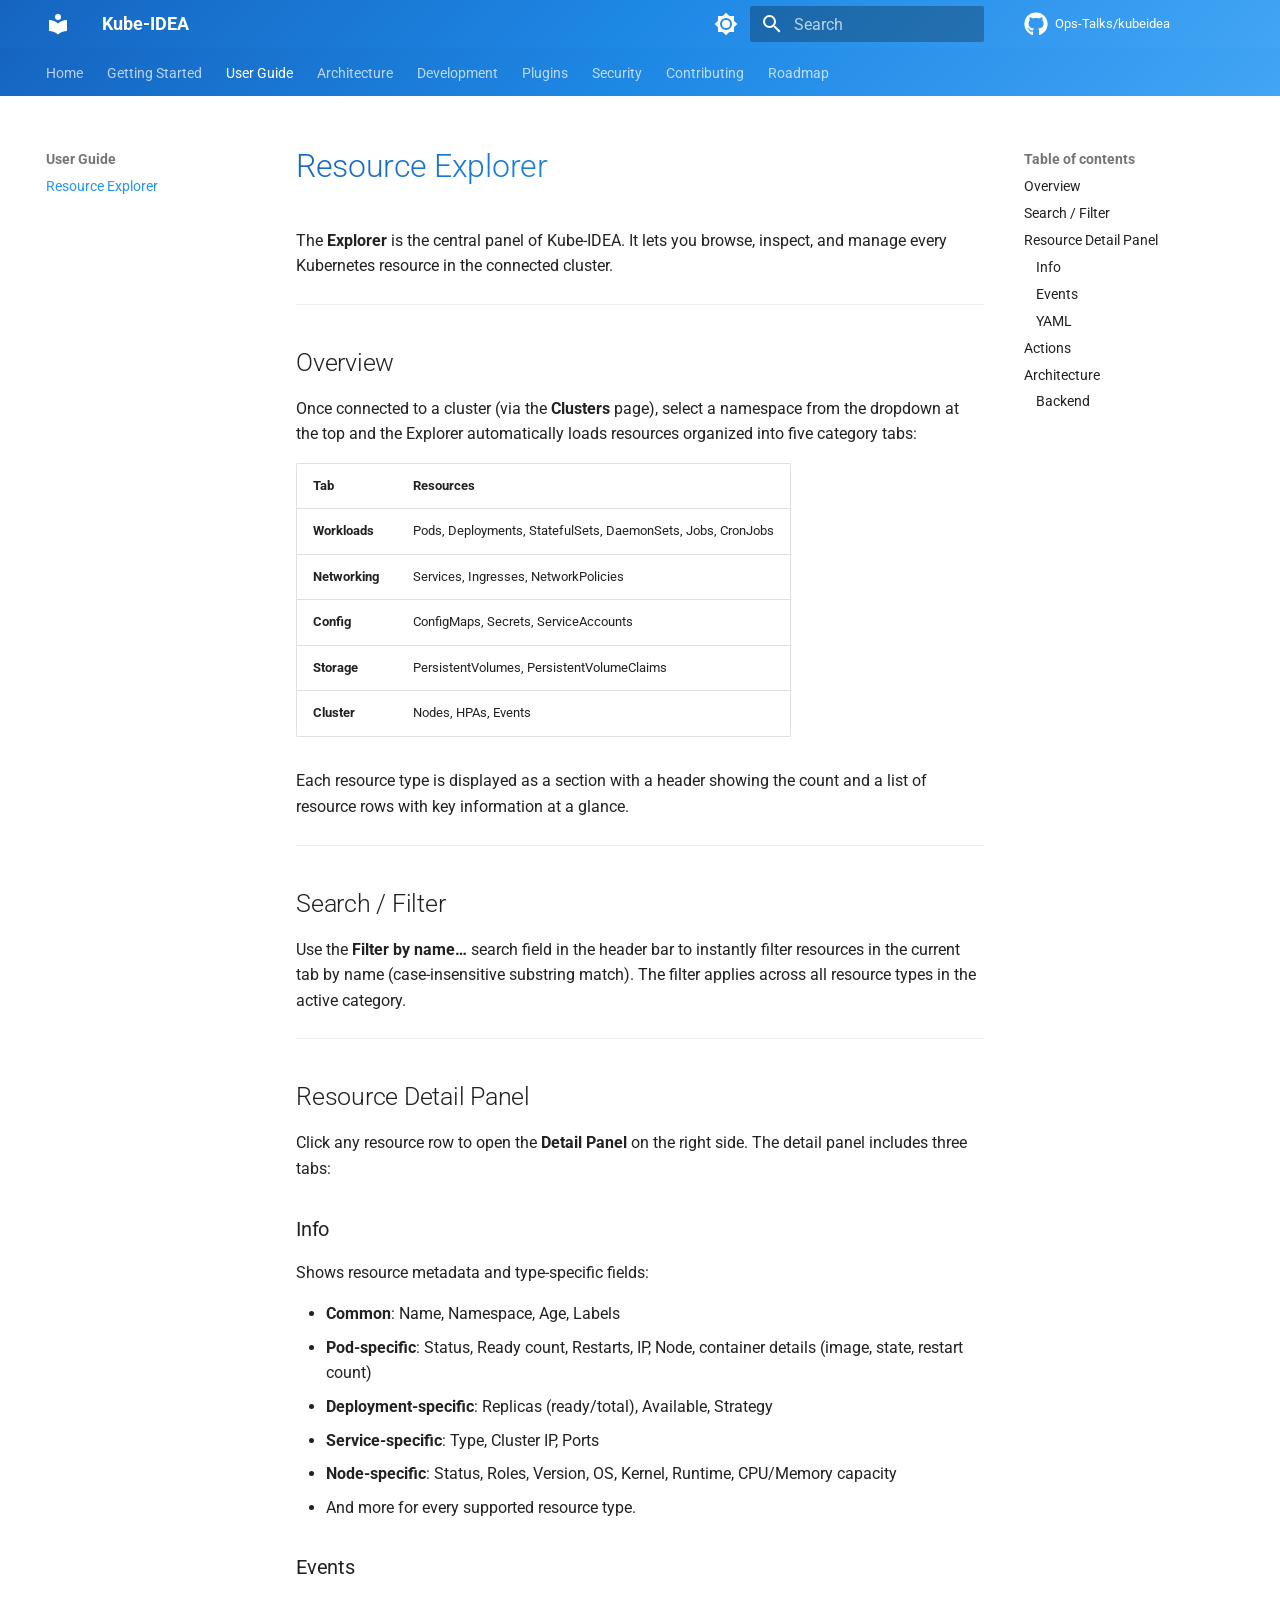
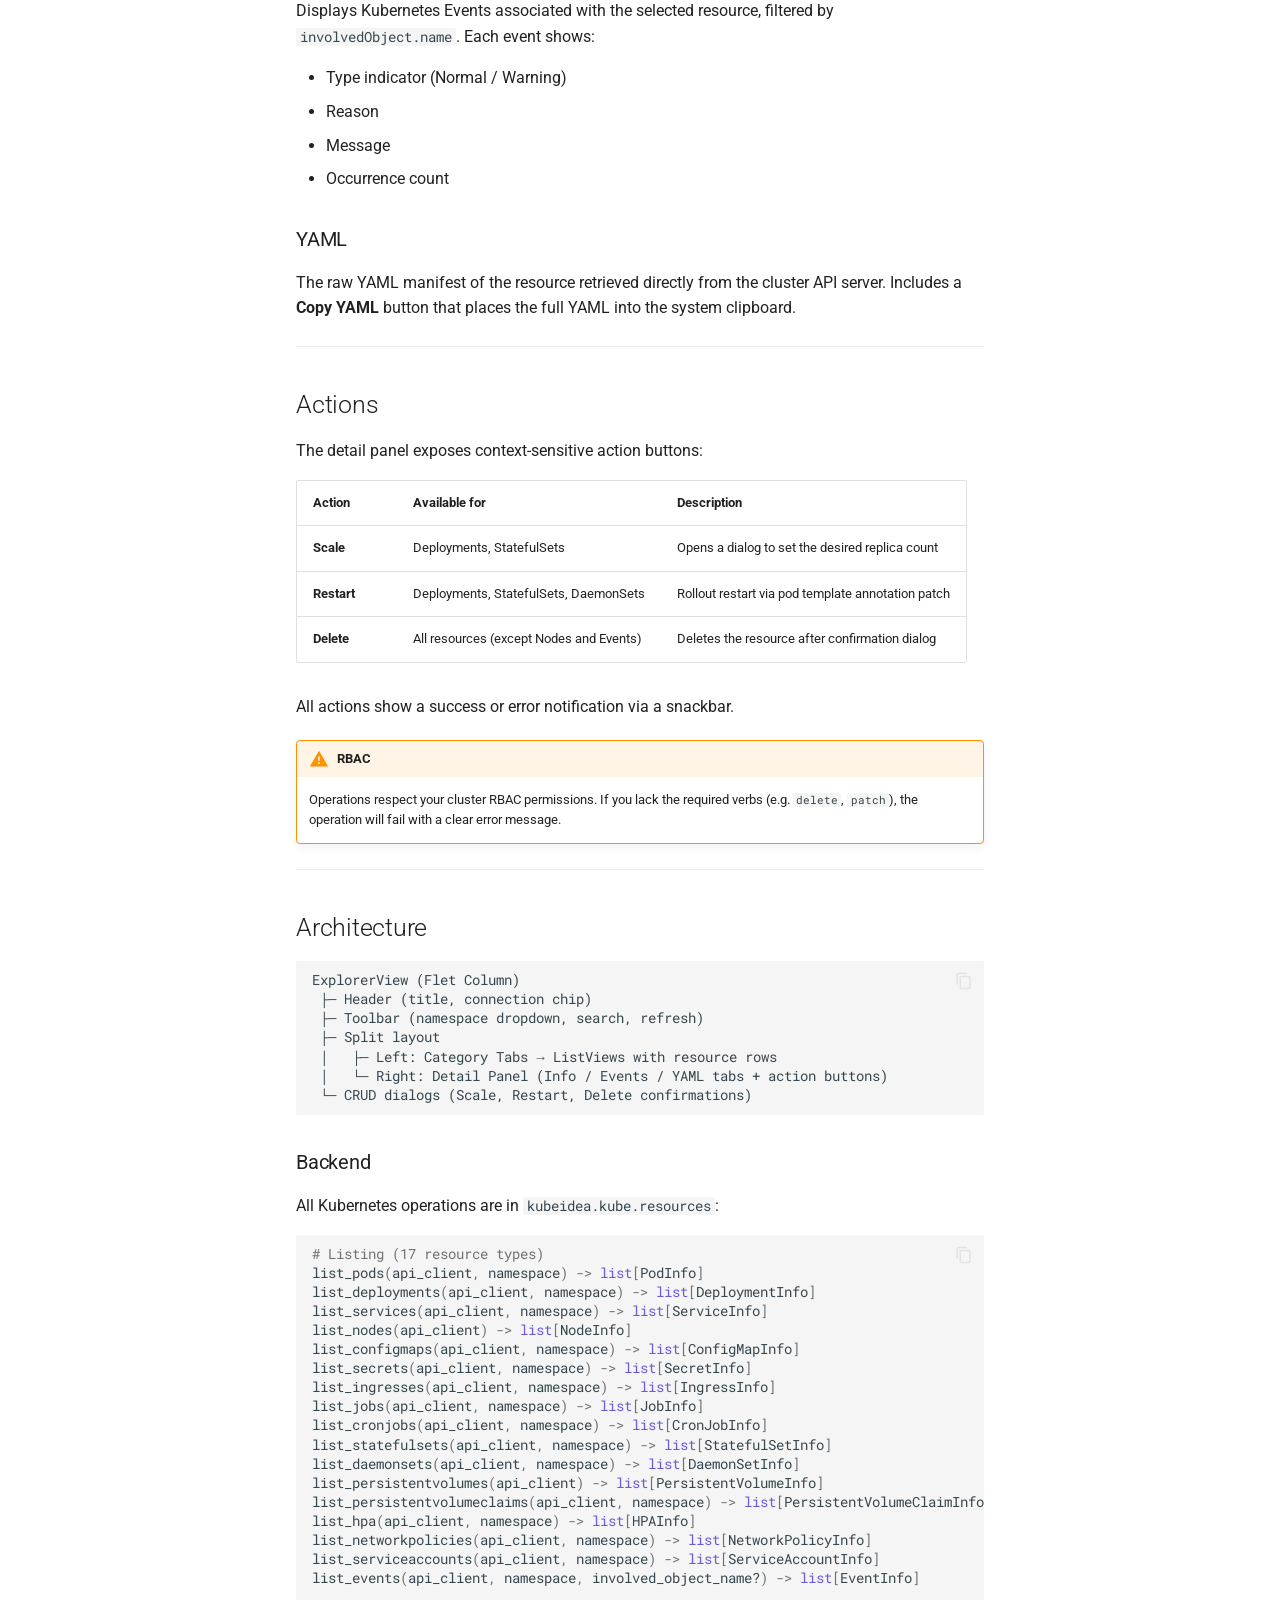
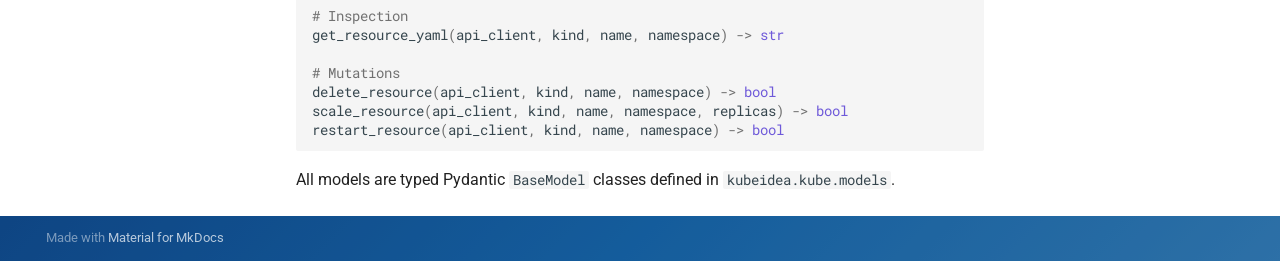
<file: explorer/index.html>
<!doctype html>
<html lang="en" class="no-js">
  <head>
    
      <meta charset="utf-8">
      <meta name="viewport" content="width=device-width,initial-scale=1">
      
        <meta name="description" content="Kubernetes desktop IDE built with Python (Flet + Poetry).">
      
      
      
        <link rel="canonical" href="https://ops-talks.github.io/kubeidea/explorer/">
      
      
        <link rel="prev" href="../getting-started/">
      
      
        <link rel="next" href="../architecture/">
      
      
        
      
      
      <link rel="icon" href="../assets/images/favicon.png">
      <meta name="generator" content="mkdocs-1.6.1, mkdocs-material-9.7.6">
    
    
      
        <title>Resource Explorer - Kube-IDEA</title>
      
    
    
      <link rel="stylesheet" href="../assets/stylesheets/main.484c7ddc.min.css">
      
        
        <link rel="stylesheet" href="../assets/stylesheets/palette.ab4e12ef.min.css">
      
      


    
    
      
    
    
      
        
        
        <link rel="preconnect" href="https://fonts.gstatic.com" crossorigin>
        <link rel="stylesheet" href="https://fonts.googleapis.com/css?family=Roboto:300,300i,400,400i,700,700i%7CRoboto+Mono:400,400i,700,700i&display=fallback">
        <style>:root{--md-text-font:"Roboto";--md-code-font:"Roboto Mono"}</style>
      
    
    
      <link rel="stylesheet" href="../stylesheets/extra.css">
    
    <script>__md_scope=new URL("..",location),__md_hash=e=>[...e].reduce(((e,_)=>(e<<5)-e+_.charCodeAt(0)),0),__md_get=(e,_=localStorage,t=__md_scope)=>JSON.parse(_.getItem(t.pathname+"."+e)),__md_set=(e,_,t=localStorage,a=__md_scope)=>{try{t.setItem(a.pathname+"."+e,JSON.stringify(_))}catch(e){}}</script>
    
      

    
    
  </head>
  
  
    
    
      
    
    
    
    
    <body dir="ltr" data-md-color-scheme="default" data-md-color-primary="blue" data-md-color-accent="light-blue">
  
    
    <input class="md-toggle" data-md-toggle="drawer" type="checkbox" id="__drawer" autocomplete="off">
    <input class="md-toggle" data-md-toggle="search" type="checkbox" id="__search" autocomplete="off">
    <label class="md-overlay" for="__drawer"></label>
    <div data-md-component="skip">
      
        
        <a href="#resource-explorer" class="md-skip">
          Skip to content
        </a>
      
    </div>
    <div data-md-component="announce">
      
    </div>
    
    
      

<header class="md-header" data-md-component="header">
  <nav class="md-header__inner md-grid" aria-label="Header">
    <a href=".." title="Kube-IDEA" class="md-header__button md-logo" aria-label="Kube-IDEA" data-md-component="logo">
      
  
  <svg xmlns="http://www.w3.org/2000/svg" viewBox="0 0 24 24"><path d="M12 8a3 3 0 0 0 3-3 3 3 0 0 0-3-3 3 3 0 0 0-3 3 3 3 0 0 0 3 3m0 3.54C9.64 9.35 6.5 8 3 8v11c3.5 0 6.64 1.35 9 3.54 2.36-2.19 5.5-3.54 9-3.54V8c-3.5 0-6.64 1.35-9 3.54"/></svg>

    </a>
    <label class="md-header__button md-icon" for="__drawer">
      
      <svg xmlns="http://www.w3.org/2000/svg" viewBox="0 0 24 24"><path d="M3 6h18v2H3zm0 5h18v2H3zm0 5h18v2H3z"/></svg>
    </label>
    <div class="md-header__title" data-md-component="header-title">
      <div class="md-header__ellipsis">
        <div class="md-header__topic">
          <span class="md-ellipsis">
            Kube-IDEA
          </span>
        </div>
        <div class="md-header__topic" data-md-component="header-topic">
          <span class="md-ellipsis">
            
              Resource Explorer
            
          </span>
        </div>
      </div>
    </div>
    
      
        <form class="md-header__option" data-md-component="palette">
  
    
    
    
    <input class="md-option" data-md-color-media="(prefers-color-scheme: light)" data-md-color-scheme="default" data-md-color-primary="blue" data-md-color-accent="light-blue"  aria-label="Switch to dark mode"  type="radio" name="__palette" id="__palette_0">
    
      <label class="md-header__button md-icon" title="Switch to dark mode" for="__palette_1" hidden>
        <svg xmlns="http://www.w3.org/2000/svg" viewBox="0 0 24 24"><path d="M12 8a4 4 0 0 0-4 4 4 4 0 0 0 4 4 4 4 0 0 0 4-4 4 4 0 0 0-4-4m0 10a6 6 0 0 1-6-6 6 6 0 0 1 6-6 6 6 0 0 1 6 6 6 6 0 0 1-6 6m8-9.31V4h-4.69L12 .69 8.69 4H4v4.69L.69 12 4 15.31V20h4.69L12 23.31 15.31 20H20v-4.69L23.31 12z"/></svg>
      </label>
    
  
    
    
    
    <input class="md-option" data-md-color-media="(prefers-color-scheme: dark)" data-md-color-scheme="slate" data-md-color-primary="blue" data-md-color-accent="light-blue"  aria-label="Switch to light mode"  type="radio" name="__palette" id="__palette_1">
    
      <label class="md-header__button md-icon" title="Switch to light mode" for="__palette_0" hidden>
        <svg xmlns="http://www.w3.org/2000/svg" viewBox="0 0 24 24"><path d="M12 18c-.89 0-1.74-.2-2.5-.55C11.56 16.5 13 14.42 13 12s-1.44-4.5-3.5-5.45C10.26 6.2 11.11 6 12 6a6 6 0 0 1 6 6 6 6 0 0 1-6 6m8-9.31V4h-4.69L12 .69 8.69 4H4v4.69L.69 12 4 15.31V20h4.69L12 23.31 15.31 20H20v-4.69L23.31 12z"/></svg>
      </label>
    
  
</form>
      
    
    
      <script>var palette=__md_get("__palette");if(palette&&palette.color){if("(prefers-color-scheme)"===palette.color.media){var media=matchMedia("(prefers-color-scheme: light)"),input=document.querySelector(media.matches?"[data-md-color-media='(prefers-color-scheme: light)']":"[data-md-color-media='(prefers-color-scheme: dark)']");palette.color.media=input.getAttribute("data-md-color-media"),palette.color.scheme=input.getAttribute("data-md-color-scheme"),palette.color.primary=input.getAttribute("data-md-color-primary"),palette.color.accent=input.getAttribute("data-md-color-accent")}for(var[key,value]of Object.entries(palette.color))document.body.setAttribute("data-md-color-"+key,value)}</script>
    
    
    
      
      
        <label class="md-header__button md-icon" for="__search">
          
          <svg xmlns="http://www.w3.org/2000/svg" viewBox="0 0 24 24"><path d="M9.5 3A6.5 6.5 0 0 1 16 9.5c0 1.61-.59 3.09-1.56 4.23l.27.27h.79l5 5-1.5 1.5-5-5v-.79l-.27-.27A6.52 6.52 0 0 1 9.5 16 6.5 6.5 0 0 1 3 9.5 6.5 6.5 0 0 1 9.5 3m0 2C7 5 5 7 5 9.5S7 14 9.5 14 14 12 14 9.5 12 5 9.5 5"/></svg>
        </label>
        <div class="md-search" data-md-component="search" role="dialog">
  <label class="md-search__overlay" for="__search"></label>
  <div class="md-search__inner" role="search">
    <form class="md-search__form" name="search">
      <input type="text" class="md-search__input" name="query" aria-label="Search" placeholder="Search" autocapitalize="off" autocorrect="off" autocomplete="off" spellcheck="false" data-md-component="search-query" required>
      <label class="md-search__icon md-icon" for="__search">
        
        <svg xmlns="http://www.w3.org/2000/svg" viewBox="0 0 24 24"><path d="M9.5 3A6.5 6.5 0 0 1 16 9.5c0 1.61-.59 3.09-1.56 4.23l.27.27h.79l5 5-1.5 1.5-5-5v-.79l-.27-.27A6.52 6.52 0 0 1 9.5 16 6.5 6.5 0 0 1 3 9.5 6.5 6.5 0 0 1 9.5 3m0 2C7 5 5 7 5 9.5S7 14 9.5 14 14 12 14 9.5 12 5 9.5 5"/></svg>
        
        <svg xmlns="http://www.w3.org/2000/svg" viewBox="0 0 24 24"><path d="M20 11v2H8l5.5 5.5-1.42 1.42L4.16 12l7.92-7.92L13.5 5.5 8 11z"/></svg>
      </label>
      <nav class="md-search__options" aria-label="Search">
        
        <button type="reset" class="md-search__icon md-icon" title="Clear" aria-label="Clear" tabindex="-1">
          
          <svg xmlns="http://www.w3.org/2000/svg" viewBox="0 0 24 24"><path d="M19 6.41 17.59 5 12 10.59 6.41 5 5 6.41 10.59 12 5 17.59 6.41 19 12 13.41 17.59 19 19 17.59 13.41 12z"/></svg>
        </button>
      </nav>
      
        <div class="md-search__suggest" data-md-component="search-suggest"></div>
      
    </form>
    <div class="md-search__output">
      <div class="md-search__scrollwrap" tabindex="0" data-md-scrollfix>
        <div class="md-search-result" data-md-component="search-result">
          <div class="md-search-result__meta">
            Initializing search
          </div>
          <ol class="md-search-result__list" role="presentation"></ol>
        </div>
      </div>
    </div>
  </div>
</div>
      
    
    
      <div class="md-header__source">
        <a href="https://github.com/Ops-Talks/kubeidea" title="Go to repository" class="md-source" data-md-component="source">
  <div class="md-source__icon md-icon">
    
    <svg xmlns="http://www.w3.org/2000/svg" viewBox="0 0 512 512"><!--! Font Awesome Free 7.1.0 by @fontawesome - https://fontawesome.com License - https://fontawesome.com/license/free (Icons: CC BY 4.0, Fonts: SIL OFL 1.1, Code: MIT License) Copyright 2025 Fonticons, Inc.--><path d="M173.9 397.4c0 2-2.3 3.6-5.2 3.6-3.3.3-5.6-1.3-5.6-3.6 0-2 2.3-3.6 5.2-3.6 3-.3 5.6 1.3 5.6 3.6m-31.1-4.5c-.7 2 1.3 4.3 4.3 4.9 2.6 1 5.6 0 6.2-2s-1.3-4.3-4.3-5.2c-2.6-.7-5.5.3-6.2 2.3m44.2-1.7c-2.9.7-4.9 2.6-4.6 4.9.3 2 2.9 3.3 5.9 2.6 2.9-.7 4.9-2.6 4.6-4.6-.3-1.9-3-3.2-5.9-2.9M252.8 8C114.1 8 8 113.3 8 252c0 110.9 69.8 205.8 169.5 239.2 12.8 2.3 17.3-5.6 17.3-12.1 0-6.2-.3-40.4-.3-61.4 0 0-70 15-84.7-29.8 0 0-11.4-29.1-27.8-36.6 0 0-22.9-15.7 1.6-15.4 0 0 24.9 2 38.6 25.8 21.9 38.6 58.6 27.5 72.9 20.9 2.3-16 8.8-27.1 16-33.7-55.9-6.2-112.3-14.3-112.3-110.5 0-27.5 7.6-41.3 23.6-58.9-2.6-6.5-11.1-33.3 2.6-67.9 20.9-6.5 69 27 69 27 20-5.6 41.5-8.5 62.8-8.5s42.8 2.9 62.8 8.5c0 0 48.1-33.6 69-27 13.7 34.7 5.2 61.4 2.6 67.9 16 17.7 25.8 31.5 25.8 58.9 0 96.5-58.9 104.2-114.8 110.5 9.2 7.9 17 22.9 17 46.4 0 33.7-.3 75.4-.3 83.6 0 6.5 4.6 14.4 17.3 12.1C436.2 457.8 504 362.9 504 252 504 113.3 391.5 8 252.8 8M105.2 352.9c-1.3 1-1 3.3.7 5.2 1.6 1.6 3.9 2.3 5.2 1 1.3-1 1-3.3-.7-5.2-1.6-1.6-3.9-2.3-5.2-1m-10.8-8.1c-.7 1.3.3 2.9 2.3 3.9 1.6 1 3.6.7 4.3-.7.7-1.3-.3-2.9-2.3-3.9-2-.6-3.6-.3-4.3.7m32.4 35.6c-1.6 1.3-1 4.3 1.3 6.2 2.3 2.3 5.2 2.6 6.5 1 1.3-1.3.7-4.3-1.3-6.2-2.2-2.3-5.2-2.6-6.5-1m-11.4-14.7c-1.6 1-1.6 3.6 0 5.9s4.3 3.3 5.6 2.3c1.6-1.3 1.6-3.9 0-6.2-1.4-2.3-4-3.3-5.6-2"/></svg>
  </div>
  <div class="md-source__repository">
    Ops-Talks/kubeidea
  </div>
</a>
      </div>
    
  </nav>
  
</header>
    
    <div class="md-container" data-md-component="container">
      
      
        
          
            
<nav class="md-tabs" aria-label="Tabs" data-md-component="tabs">
  <div class="md-grid">
    <ul class="md-tabs__list">
      
        
  
  
  
  
    <li class="md-tabs__item">
      <a href=".." class="md-tabs__link">
        
  
  
    
  
  Home

      </a>
    </li>
  

      
        
  
  
  
  
    <li class="md-tabs__item">
      <a href="../getting-started/" class="md-tabs__link">
        
  
  
    
  
  Getting Started

      </a>
    </li>
  

      
        
  
  
  
    
  
  
    
    
      <li class="md-tabs__item md-tabs__item--active">
        <a href="./" class="md-tabs__link">
          
  
  
  User Guide

        </a>
      </li>
    
  

      
        
  
  
  
  
    <li class="md-tabs__item">
      <a href="../architecture/" class="md-tabs__link">
        
  
  
    
  
  Architecture

      </a>
    </li>
  

      
        
  
  
  
  
    <li class="md-tabs__item">
      <a href="../development/" class="md-tabs__link">
        
  
  
    
  
  Development

      </a>
    </li>
  

      
        
  
  
  
  
    <li class="md-tabs__item">
      <a href="../plugins/" class="md-tabs__link">
        
  
  
    
  
  Plugins

      </a>
    </li>
  

      
        
  
  
  
  
    <li class="md-tabs__item">
      <a href="../security/" class="md-tabs__link">
        
  
  
    
  
  Security

      </a>
    </li>
  

      
        
  
  
  
  
    <li class="md-tabs__item">
      <a href="../contributing/" class="md-tabs__link">
        
  
  
    
  
  Contributing

      </a>
    </li>
  

      
        
  
  
  
  
    <li class="md-tabs__item">
      <a href="../roadmap/" class="md-tabs__link">
        
  
  
    
  
  Roadmap

      </a>
    </li>
  

      
    </ul>
  </div>
</nav>
          
        
      
      <main class="md-main" data-md-component="main">
        <div class="md-main__inner md-grid">
          
            
              
              <div class="md-sidebar md-sidebar--primary" data-md-component="sidebar" data-md-type="navigation" >
                <div class="md-sidebar__scrollwrap">
                  <div class="md-sidebar__inner">
                    


  


<nav class="md-nav md-nav--primary md-nav--lifted" aria-label="Navigation" data-md-level="0">
  <label class="md-nav__title" for="__drawer">
    <a href=".." title="Kube-IDEA" class="md-nav__button md-logo" aria-label="Kube-IDEA" data-md-component="logo">
      
  
  <svg xmlns="http://www.w3.org/2000/svg" viewBox="0 0 24 24"><path d="M12 8a3 3 0 0 0 3-3 3 3 0 0 0-3-3 3 3 0 0 0-3 3 3 3 0 0 0 3 3m0 3.54C9.64 9.35 6.5 8 3 8v11c3.5 0 6.64 1.35 9 3.54 2.36-2.19 5.5-3.54 9-3.54V8c-3.5 0-6.64 1.35-9 3.54"/></svg>

    </a>
    Kube-IDEA
  </label>
  
    <div class="md-nav__source">
      <a href="https://github.com/Ops-Talks/kubeidea" title="Go to repository" class="md-source" data-md-component="source">
  <div class="md-source__icon md-icon">
    
    <svg xmlns="http://www.w3.org/2000/svg" viewBox="0 0 512 512"><!--! Font Awesome Free 7.1.0 by @fontawesome - https://fontawesome.com License - https://fontawesome.com/license/free (Icons: CC BY 4.0, Fonts: SIL OFL 1.1, Code: MIT License) Copyright 2025 Fonticons, Inc.--><path d="M173.9 397.4c0 2-2.3 3.6-5.2 3.6-3.3.3-5.6-1.3-5.6-3.6 0-2 2.3-3.6 5.2-3.6 3-.3 5.6 1.3 5.6 3.6m-31.1-4.5c-.7 2 1.3 4.3 4.3 4.9 2.6 1 5.6 0 6.2-2s-1.3-4.3-4.3-5.2c-2.6-.7-5.5.3-6.2 2.3m44.2-1.7c-2.9.7-4.9 2.6-4.6 4.9.3 2 2.9 3.3 5.9 2.6 2.9-.7 4.9-2.6 4.6-4.6-.3-1.9-3-3.2-5.9-2.9M252.8 8C114.1 8 8 113.3 8 252c0 110.9 69.8 205.8 169.5 239.2 12.8 2.3 17.3-5.6 17.3-12.1 0-6.2-.3-40.4-.3-61.4 0 0-70 15-84.7-29.8 0 0-11.4-29.1-27.8-36.6 0 0-22.9-15.7 1.6-15.4 0 0 24.9 2 38.6 25.8 21.9 38.6 58.6 27.5 72.9 20.9 2.3-16 8.8-27.1 16-33.7-55.9-6.2-112.3-14.3-112.3-110.5 0-27.5 7.6-41.3 23.6-58.9-2.6-6.5-11.1-33.3 2.6-67.9 20.9-6.5 69 27 69 27 20-5.6 41.5-8.5 62.8-8.5s42.8 2.9 62.8 8.5c0 0 48.1-33.6 69-27 13.7 34.7 5.2 61.4 2.6 67.9 16 17.7 25.8 31.5 25.8 58.9 0 96.5-58.9 104.2-114.8 110.5 9.2 7.9 17 22.9 17 46.4 0 33.7-.3 75.4-.3 83.6 0 6.5 4.6 14.4 17.3 12.1C436.2 457.8 504 362.9 504 252 504 113.3 391.5 8 252.8 8M105.2 352.9c-1.3 1-1 3.3.7 5.2 1.6 1.6 3.9 2.3 5.2 1 1.3-1 1-3.3-.7-5.2-1.6-1.6-3.9-2.3-5.2-1m-10.8-8.1c-.7 1.3.3 2.9 2.3 3.9 1.6 1 3.6.7 4.3-.7.7-1.3-.3-2.9-2.3-3.9-2-.6-3.6-.3-4.3.7m32.4 35.6c-1.6 1.3-1 4.3 1.3 6.2 2.3 2.3 5.2 2.6 6.5 1 1.3-1.3.7-4.3-1.3-6.2-2.2-2.3-5.2-2.6-6.5-1m-11.4-14.7c-1.6 1-1.6 3.6 0 5.9s4.3 3.3 5.6 2.3c1.6-1.3 1.6-3.9 0-6.2-1.4-2.3-4-3.3-5.6-2"/></svg>
  </div>
  <div class="md-source__repository">
    Ops-Talks/kubeidea
  </div>
</a>
    </div>
  
  <ul class="md-nav__list" data-md-scrollfix>
    
      
      
  
  
  
  
    <li class="md-nav__item">
      <a href=".." class="md-nav__link">
        
  
  
  <span class="md-ellipsis">
    
  
    Home
  

    
  </span>
  
  

      </a>
    </li>
  

    
      
      
  
  
  
  
    <li class="md-nav__item">
      <a href="../getting-started/" class="md-nav__link">
        
  
  
  <span class="md-ellipsis">
    
  
    Getting Started
  

    
  </span>
  
  

      </a>
    </li>
  

    
      
      
  
  
    
  
  
  
    
    
    
    
      
        
        
      
      
        
      
    
    
    <li class="md-nav__item md-nav__item--active md-nav__item--section md-nav__item--nested">
      
        
        
        <input class="md-nav__toggle md-toggle " type="checkbox" id="__nav_3" checked>
        
          
          <label class="md-nav__link" for="__nav_3" id="__nav_3_label" tabindex="">
            
  
  
  <span class="md-ellipsis">
    
  
    User Guide
  

    
  </span>
  
  

            <span class="md-nav__icon md-icon"></span>
          </label>
        
        <nav class="md-nav" data-md-level="1" aria-labelledby="__nav_3_label" aria-expanded="true">
          <label class="md-nav__title" for="__nav_3">
            <span class="md-nav__icon md-icon"></span>
            
  
    User Guide
  

          </label>
          <ul class="md-nav__list" data-md-scrollfix>
            
              
                
  
  
    
  
  
  
    <li class="md-nav__item md-nav__item--active">
      
      <input class="md-nav__toggle md-toggle" type="checkbox" id="__toc">
      
      
        
      
      
        <label class="md-nav__link md-nav__link--active" for="__toc">
          
  
  
  <span class="md-ellipsis">
    
  
    Resource Explorer
  

    
  </span>
  
  

          <span class="md-nav__icon md-icon"></span>
        </label>
      
      <a href="./" class="md-nav__link md-nav__link--active">
        
  
  
  <span class="md-ellipsis">
    
  
    Resource Explorer
  

    
  </span>
  
  

      </a>
      
        

<nav class="md-nav md-nav--secondary" aria-label="Table of contents">
  
  
  
    
  
  
    <label class="md-nav__title" for="__toc">
      <span class="md-nav__icon md-icon"></span>
      Table of contents
    </label>
    <ul class="md-nav__list" data-md-component="toc" data-md-scrollfix>
      
        <li class="md-nav__item">
  <a href="#overview" class="md-nav__link">
    <span class="md-ellipsis">
      
        Overview
      
    </span>
  </a>
  
</li>
      
        <li class="md-nav__item">
  <a href="#search-filter" class="md-nav__link">
    <span class="md-ellipsis">
      
        Search / Filter
      
    </span>
  </a>
  
</li>
      
        <li class="md-nav__item">
  <a href="#resource-detail-panel" class="md-nav__link">
    <span class="md-ellipsis">
      
        Resource Detail Panel
      
    </span>
  </a>
  
    <nav class="md-nav" aria-label="Resource Detail Panel">
      <ul class="md-nav__list">
        
          <li class="md-nav__item">
  <a href="#info" class="md-nav__link">
    <span class="md-ellipsis">
      
        Info
      
    </span>
  </a>
  
</li>
        
          <li class="md-nav__item">
  <a href="#events" class="md-nav__link">
    <span class="md-ellipsis">
      
        Events
      
    </span>
  </a>
  
</li>
        
          <li class="md-nav__item">
  <a href="#yaml" class="md-nav__link">
    <span class="md-ellipsis">
      
        YAML
      
    </span>
  </a>
  
</li>
        
      </ul>
    </nav>
  
</li>
      
        <li class="md-nav__item">
  <a href="#actions" class="md-nav__link">
    <span class="md-ellipsis">
      
        Actions
      
    </span>
  </a>
  
</li>
      
        <li class="md-nav__item">
  <a href="#architecture" class="md-nav__link">
    <span class="md-ellipsis">
      
        Architecture
      
    </span>
  </a>
  
    <nav class="md-nav" aria-label="Architecture">
      <ul class="md-nav__list">
        
          <li class="md-nav__item">
  <a href="#backend" class="md-nav__link">
    <span class="md-ellipsis">
      
        Backend
      
    </span>
  </a>
  
</li>
        
      </ul>
    </nav>
  
</li>
      
    </ul>
  
</nav>
      
    </li>
  

              
            
          </ul>
        </nav>
      
    </li>
  

    
      
      
  
  
  
  
    <li class="md-nav__item">
      <a href="../architecture/" class="md-nav__link">
        
  
  
  <span class="md-ellipsis">
    
  
    Architecture
  

    
  </span>
  
  

      </a>
    </li>
  

    
      
      
  
  
  
  
    <li class="md-nav__item">
      <a href="../development/" class="md-nav__link">
        
  
  
  <span class="md-ellipsis">
    
  
    Development
  

    
  </span>
  
  

      </a>
    </li>
  

    
      
      
  
  
  
  
    <li class="md-nav__item">
      <a href="../plugins/" class="md-nav__link">
        
  
  
  <span class="md-ellipsis">
    
  
    Plugins
  

    
  </span>
  
  

      </a>
    </li>
  

    
      
      
  
  
  
  
    <li class="md-nav__item">
      <a href="../security/" class="md-nav__link">
        
  
  
  <span class="md-ellipsis">
    
  
    Security
  

    
  </span>
  
  

      </a>
    </li>
  

    
      
      
  
  
  
  
    <li class="md-nav__item">
      <a href="../contributing/" class="md-nav__link">
        
  
  
  <span class="md-ellipsis">
    
  
    Contributing
  

    
  </span>
  
  

      </a>
    </li>
  

    
      
      
  
  
  
  
    <li class="md-nav__item">
      <a href="../roadmap/" class="md-nav__link">
        
  
  
  <span class="md-ellipsis">
    
  
    Roadmap
  

    
  </span>
  
  

      </a>
    </li>
  

    
  </ul>
</nav>
                  </div>
                </div>
              </div>
            
            
              
              <div class="md-sidebar md-sidebar--secondary" data-md-component="sidebar" data-md-type="toc" >
                <div class="md-sidebar__scrollwrap">
                  <div class="md-sidebar__inner">
                    

<nav class="md-nav md-nav--secondary" aria-label="Table of contents">
  
  
  
    
  
  
    <label class="md-nav__title" for="__toc">
      <span class="md-nav__icon md-icon"></span>
      Table of contents
    </label>
    <ul class="md-nav__list" data-md-component="toc" data-md-scrollfix>
      
        <li class="md-nav__item">
  <a href="#overview" class="md-nav__link">
    <span class="md-ellipsis">
      
        Overview
      
    </span>
  </a>
  
</li>
      
        <li class="md-nav__item">
  <a href="#search-filter" class="md-nav__link">
    <span class="md-ellipsis">
      
        Search / Filter
      
    </span>
  </a>
  
</li>
      
        <li class="md-nav__item">
  <a href="#resource-detail-panel" class="md-nav__link">
    <span class="md-ellipsis">
      
        Resource Detail Panel
      
    </span>
  </a>
  
    <nav class="md-nav" aria-label="Resource Detail Panel">
      <ul class="md-nav__list">
        
          <li class="md-nav__item">
  <a href="#info" class="md-nav__link">
    <span class="md-ellipsis">
      
        Info
      
    </span>
  </a>
  
</li>
        
          <li class="md-nav__item">
  <a href="#events" class="md-nav__link">
    <span class="md-ellipsis">
      
        Events
      
    </span>
  </a>
  
</li>
        
          <li class="md-nav__item">
  <a href="#yaml" class="md-nav__link">
    <span class="md-ellipsis">
      
        YAML
      
    </span>
  </a>
  
</li>
        
      </ul>
    </nav>
  
</li>
      
        <li class="md-nav__item">
  <a href="#actions" class="md-nav__link">
    <span class="md-ellipsis">
      
        Actions
      
    </span>
  </a>
  
</li>
      
        <li class="md-nav__item">
  <a href="#architecture" class="md-nav__link">
    <span class="md-ellipsis">
      
        Architecture
      
    </span>
  </a>
  
    <nav class="md-nav" aria-label="Architecture">
      <ul class="md-nav__list">
        
          <li class="md-nav__item">
  <a href="#backend" class="md-nav__link">
    <span class="md-ellipsis">
      
        Backend
      
    </span>
  </a>
  
</li>
        
      </ul>
    </nav>
  
</li>
      
    </ul>
  
</nav>
                  </div>
                </div>
              </div>
            
          
          
            <div class="md-content" data-md-component="content">
              
              <article class="md-content__inner md-typeset">
                
                  


  
  


<h1 id="resource-explorer">Resource Explorer<a class="headerlink" href="#resource-explorer" title="Permanent link">&para;</a></h1>
<p>The <strong>Explorer</strong> is the central panel of Kube-IDEA. It lets you browse,
inspect, and manage every Kubernetes resource in the connected cluster.</p>
<hr />
<h2 id="overview">Overview<a class="headerlink" href="#overview" title="Permanent link">&para;</a></h2>
<p>Once connected to a cluster (via the <strong>Clusters</strong> page), select a namespace
from the dropdown at the top and the Explorer automatically loads resources
organized into five category tabs:</p>
<table>
<thead>
<tr>
<th>Tab</th>
<th>Resources</th>
</tr>
</thead>
<tbody>
<tr>
<td><strong>Workloads</strong></td>
<td>Pods, Deployments, StatefulSets, DaemonSets, Jobs, CronJobs</td>
</tr>
<tr>
<td><strong>Networking</strong></td>
<td>Services, Ingresses, NetworkPolicies</td>
</tr>
<tr>
<td><strong>Config</strong></td>
<td>ConfigMaps, Secrets, ServiceAccounts</td>
</tr>
<tr>
<td><strong>Storage</strong></td>
<td>PersistentVolumes, PersistentVolumeClaims</td>
</tr>
<tr>
<td><strong>Cluster</strong></td>
<td>Nodes, HPAs, Events</td>
</tr>
</tbody>
</table>
<p>Each resource type is displayed as a section with a header showing the count
and a list of resource rows with key information at a glance.</p>
<hr />
<h2 id="search-filter">Search / Filter<a class="headerlink" href="#search-filter" title="Permanent link">&para;</a></h2>
<p>Use the <strong>Filter by name…</strong> search field in the header bar to instantly
filter resources in the current tab by name (case-insensitive substring
match). The filter applies across all resource types in the active category.</p>
<hr />
<h2 id="resource-detail-panel">Resource Detail Panel<a class="headerlink" href="#resource-detail-panel" title="Permanent link">&para;</a></h2>
<p>Click any resource row to open the <strong>Detail Panel</strong> on the right side. The
detail panel includes three tabs:</p>
<h3 id="info">Info<a class="headerlink" href="#info" title="Permanent link">&para;</a></h3>
<p>Shows resource metadata and type-specific fields:</p>
<ul>
<li><strong>Common</strong>: Name, Namespace, Age, Labels</li>
<li><strong>Pod-specific</strong>: Status, Ready count, Restarts, IP, Node, container
  details (image, state, restart count)</li>
<li><strong>Deployment-specific</strong>: Replicas (ready/total), Available, Strategy</li>
<li><strong>Service-specific</strong>: Type, Cluster IP, Ports</li>
<li><strong>Node-specific</strong>: Status, Roles, Version, OS, Kernel, Runtime, CPU/Memory
  capacity</li>
<li>And more for every supported resource type.</li>
</ul>
<h3 id="events">Events<a class="headerlink" href="#events" title="Permanent link">&para;</a></h3>
<p>Displays Kubernetes Events associated with the selected resource, filtered
by <code>involvedObject.name</code>. Each event shows:</p>
<ul>
<li>Type indicator (Normal / Warning)</li>
<li>Reason</li>
<li>Message</li>
<li>Occurrence count</li>
</ul>
<h3 id="yaml">YAML<a class="headerlink" href="#yaml" title="Permanent link">&para;</a></h3>
<p>The raw YAML manifest of the resource retrieved directly from the cluster
API server. Includes a <strong>Copy YAML</strong> button that places the full YAML into
the system clipboard.</p>
<hr />
<h2 id="actions">Actions<a class="headerlink" href="#actions" title="Permanent link">&para;</a></h2>
<p>The detail panel exposes context-sensitive action buttons:</p>
<table>
<thead>
<tr>
<th>Action</th>
<th>Available for</th>
<th>Description</th>
</tr>
</thead>
<tbody>
<tr>
<td><strong>Scale</strong></td>
<td>Deployments, StatefulSets</td>
<td>Opens a dialog to set the desired replica count</td>
</tr>
<tr>
<td><strong>Restart</strong></td>
<td>Deployments, StatefulSets, DaemonSets</td>
<td>Rollout restart via pod template annotation patch</td>
</tr>
<tr>
<td><strong>Delete</strong></td>
<td>All resources (except Nodes and Events)</td>
<td>Deletes the resource after confirmation dialog</td>
</tr>
</tbody>
</table>
<p>All actions show a success or error notification via a snackbar.</p>
<div class="admonition warning">
<p class="admonition-title">RBAC</p>
<p>Operations respect your cluster RBAC permissions. If you lack the
required verbs (e.g. <code>delete</code>, <code>patch</code>), the operation will fail with
a clear error message.</p>
</div>
<hr />
<h2 id="architecture">Architecture<a class="headerlink" href="#architecture" title="Permanent link">&para;</a></h2>
<div class="highlight"><pre><span></span><code><a id="__codelineno-0-1" name="__codelineno-0-1" href="#__codelineno-0-1"></a>ExplorerView (Flet Column)
<a id="__codelineno-0-2" name="__codelineno-0-2" href="#__codelineno-0-2"></a> ├─ Header (title, connection chip)
<a id="__codelineno-0-3" name="__codelineno-0-3" href="#__codelineno-0-3"></a> ├─ Toolbar (namespace dropdown, search, refresh)
<a id="__codelineno-0-4" name="__codelineno-0-4" href="#__codelineno-0-4"></a> ├─ Split layout
<a id="__codelineno-0-5" name="__codelineno-0-5" href="#__codelineno-0-5"></a> │   ├─ Left: Category Tabs → ListViews with resource rows
<a id="__codelineno-0-6" name="__codelineno-0-6" href="#__codelineno-0-6"></a> │   └─ Right: Detail Panel (Info / Events / YAML tabs + action buttons)
<a id="__codelineno-0-7" name="__codelineno-0-7" href="#__codelineno-0-7"></a> └─ CRUD dialogs (Scale, Restart, Delete confirmations)
</code></pre></div>
<h3 id="backend">Backend<a class="headerlink" href="#backend" title="Permanent link">&para;</a></h3>
<p>All Kubernetes operations are in <code>kubeidea.kube.resources</code>:</p>
<div class="highlight"><pre><span></span><code><a id="__codelineno-1-1" name="__codelineno-1-1" href="#__codelineno-1-1"></a><span class="c1"># Listing (17 resource types)</span>
<a id="__codelineno-1-2" name="__codelineno-1-2" href="#__codelineno-1-2"></a><span class="n">list_pods</span><span class="p">(</span><span class="n">api_client</span><span class="p">,</span> <span class="n">namespace</span><span class="p">)</span> <span class="o">-&gt;</span> <span class="nb">list</span><span class="p">[</span><span class="n">PodInfo</span><span class="p">]</span>
<a id="__codelineno-1-3" name="__codelineno-1-3" href="#__codelineno-1-3"></a><span class="n">list_deployments</span><span class="p">(</span><span class="n">api_client</span><span class="p">,</span> <span class="n">namespace</span><span class="p">)</span> <span class="o">-&gt;</span> <span class="nb">list</span><span class="p">[</span><span class="n">DeploymentInfo</span><span class="p">]</span>
<a id="__codelineno-1-4" name="__codelineno-1-4" href="#__codelineno-1-4"></a><span class="n">list_services</span><span class="p">(</span><span class="n">api_client</span><span class="p">,</span> <span class="n">namespace</span><span class="p">)</span> <span class="o">-&gt;</span> <span class="nb">list</span><span class="p">[</span><span class="n">ServiceInfo</span><span class="p">]</span>
<a id="__codelineno-1-5" name="__codelineno-1-5" href="#__codelineno-1-5"></a><span class="n">list_nodes</span><span class="p">(</span><span class="n">api_client</span><span class="p">)</span> <span class="o">-&gt;</span> <span class="nb">list</span><span class="p">[</span><span class="n">NodeInfo</span><span class="p">]</span>
<a id="__codelineno-1-6" name="__codelineno-1-6" href="#__codelineno-1-6"></a><span class="n">list_configmaps</span><span class="p">(</span><span class="n">api_client</span><span class="p">,</span> <span class="n">namespace</span><span class="p">)</span> <span class="o">-&gt;</span> <span class="nb">list</span><span class="p">[</span><span class="n">ConfigMapInfo</span><span class="p">]</span>
<a id="__codelineno-1-7" name="__codelineno-1-7" href="#__codelineno-1-7"></a><span class="n">list_secrets</span><span class="p">(</span><span class="n">api_client</span><span class="p">,</span> <span class="n">namespace</span><span class="p">)</span> <span class="o">-&gt;</span> <span class="nb">list</span><span class="p">[</span><span class="n">SecretInfo</span><span class="p">]</span>
<a id="__codelineno-1-8" name="__codelineno-1-8" href="#__codelineno-1-8"></a><span class="n">list_ingresses</span><span class="p">(</span><span class="n">api_client</span><span class="p">,</span> <span class="n">namespace</span><span class="p">)</span> <span class="o">-&gt;</span> <span class="nb">list</span><span class="p">[</span><span class="n">IngressInfo</span><span class="p">]</span>
<a id="__codelineno-1-9" name="__codelineno-1-9" href="#__codelineno-1-9"></a><span class="n">list_jobs</span><span class="p">(</span><span class="n">api_client</span><span class="p">,</span> <span class="n">namespace</span><span class="p">)</span> <span class="o">-&gt;</span> <span class="nb">list</span><span class="p">[</span><span class="n">JobInfo</span><span class="p">]</span>
<a id="__codelineno-1-10" name="__codelineno-1-10" href="#__codelineno-1-10"></a><span class="n">list_cronjobs</span><span class="p">(</span><span class="n">api_client</span><span class="p">,</span> <span class="n">namespace</span><span class="p">)</span> <span class="o">-&gt;</span> <span class="nb">list</span><span class="p">[</span><span class="n">CronJobInfo</span><span class="p">]</span>
<a id="__codelineno-1-11" name="__codelineno-1-11" href="#__codelineno-1-11"></a><span class="n">list_statefulsets</span><span class="p">(</span><span class="n">api_client</span><span class="p">,</span> <span class="n">namespace</span><span class="p">)</span> <span class="o">-&gt;</span> <span class="nb">list</span><span class="p">[</span><span class="n">StatefulSetInfo</span><span class="p">]</span>
<a id="__codelineno-1-12" name="__codelineno-1-12" href="#__codelineno-1-12"></a><span class="n">list_daemonsets</span><span class="p">(</span><span class="n">api_client</span><span class="p">,</span> <span class="n">namespace</span><span class="p">)</span> <span class="o">-&gt;</span> <span class="nb">list</span><span class="p">[</span><span class="n">DaemonSetInfo</span><span class="p">]</span>
<a id="__codelineno-1-13" name="__codelineno-1-13" href="#__codelineno-1-13"></a><span class="n">list_persistentvolumes</span><span class="p">(</span><span class="n">api_client</span><span class="p">)</span> <span class="o">-&gt;</span> <span class="nb">list</span><span class="p">[</span><span class="n">PersistentVolumeInfo</span><span class="p">]</span>
<a id="__codelineno-1-14" name="__codelineno-1-14" href="#__codelineno-1-14"></a><span class="n">list_persistentvolumeclaims</span><span class="p">(</span><span class="n">api_client</span><span class="p">,</span> <span class="n">namespace</span><span class="p">)</span> <span class="o">-&gt;</span> <span class="nb">list</span><span class="p">[</span><span class="n">PersistentVolumeClaimInfo</span><span class="p">]</span>
<a id="__codelineno-1-15" name="__codelineno-1-15" href="#__codelineno-1-15"></a><span class="n">list_hpa</span><span class="p">(</span><span class="n">api_client</span><span class="p">,</span> <span class="n">namespace</span><span class="p">)</span> <span class="o">-&gt;</span> <span class="nb">list</span><span class="p">[</span><span class="n">HPAInfo</span><span class="p">]</span>
<a id="__codelineno-1-16" name="__codelineno-1-16" href="#__codelineno-1-16"></a><span class="n">list_networkpolicies</span><span class="p">(</span><span class="n">api_client</span><span class="p">,</span> <span class="n">namespace</span><span class="p">)</span> <span class="o">-&gt;</span> <span class="nb">list</span><span class="p">[</span><span class="n">NetworkPolicyInfo</span><span class="p">]</span>
<a id="__codelineno-1-17" name="__codelineno-1-17" href="#__codelineno-1-17"></a><span class="n">list_serviceaccounts</span><span class="p">(</span><span class="n">api_client</span><span class="p">,</span> <span class="n">namespace</span><span class="p">)</span> <span class="o">-&gt;</span> <span class="nb">list</span><span class="p">[</span><span class="n">ServiceAccountInfo</span><span class="p">]</span>
<a id="__codelineno-1-18" name="__codelineno-1-18" href="#__codelineno-1-18"></a><span class="n">list_events</span><span class="p">(</span><span class="n">api_client</span><span class="p">,</span> <span class="n">namespace</span><span class="p">,</span> <span class="n">involved_object_name</span><span class="err">?</span><span class="p">)</span> <span class="o">-&gt;</span> <span class="nb">list</span><span class="p">[</span><span class="n">EventInfo</span><span class="p">]</span>
<a id="__codelineno-1-19" name="__codelineno-1-19" href="#__codelineno-1-19"></a>
<a id="__codelineno-1-20" name="__codelineno-1-20" href="#__codelineno-1-20"></a><span class="c1"># Inspection</span>
<a id="__codelineno-1-21" name="__codelineno-1-21" href="#__codelineno-1-21"></a><span class="n">get_resource_yaml</span><span class="p">(</span><span class="n">api_client</span><span class="p">,</span> <span class="n">kind</span><span class="p">,</span> <span class="n">name</span><span class="p">,</span> <span class="n">namespace</span><span class="p">)</span> <span class="o">-&gt;</span> <span class="nb">str</span>
<a id="__codelineno-1-22" name="__codelineno-1-22" href="#__codelineno-1-22"></a>
<a id="__codelineno-1-23" name="__codelineno-1-23" href="#__codelineno-1-23"></a><span class="c1"># Mutations</span>
<a id="__codelineno-1-24" name="__codelineno-1-24" href="#__codelineno-1-24"></a><span class="n">delete_resource</span><span class="p">(</span><span class="n">api_client</span><span class="p">,</span> <span class="n">kind</span><span class="p">,</span> <span class="n">name</span><span class="p">,</span> <span class="n">namespace</span><span class="p">)</span> <span class="o">-&gt;</span> <span class="nb">bool</span>
<a id="__codelineno-1-25" name="__codelineno-1-25" href="#__codelineno-1-25"></a><span class="n">scale_resource</span><span class="p">(</span><span class="n">api_client</span><span class="p">,</span> <span class="n">kind</span><span class="p">,</span> <span class="n">name</span><span class="p">,</span> <span class="n">namespace</span><span class="p">,</span> <span class="n">replicas</span><span class="p">)</span> <span class="o">-&gt;</span> <span class="nb">bool</span>
<a id="__codelineno-1-26" name="__codelineno-1-26" href="#__codelineno-1-26"></a><span class="n">restart_resource</span><span class="p">(</span><span class="n">api_client</span><span class="p">,</span> <span class="n">kind</span><span class="p">,</span> <span class="n">name</span><span class="p">,</span> <span class="n">namespace</span><span class="p">)</span> <span class="o">-&gt;</span> <span class="nb">bool</span>
</code></pre></div>
<p>All models are typed Pydantic <code>BaseModel</code> classes defined in
<code>kubeidea.kube.models</code>.</p>












                
              </article>
            </div>
          
          
<script>var target=document.getElementById(location.hash.slice(1));target&&target.name&&(target.checked=target.name.startsWith("__tabbed_"))</script>
        </div>
        
          <button type="button" class="md-top md-icon" data-md-component="top" hidden>
  
  <svg xmlns="http://www.w3.org/2000/svg" viewBox="0 0 24 24"><path d="M13 20h-2V8l-5.5 5.5-1.42-1.42L12 4.16l7.92 7.92-1.42 1.42L13 8z"/></svg>
  Back to top
</button>
        
      </main>
      
        <footer class="md-footer">
  
  <div class="md-footer-meta md-typeset">
    <div class="md-footer-meta__inner md-grid">
      <div class="md-copyright">
  
  
    Made with
    <a href="https://squidfunk.github.io/mkdocs-material/" target="_blank" rel="noopener">
      Material for MkDocs
    </a>
  
</div>
      
    </div>
  </div>
</footer>
      
    </div>
    <div class="md-dialog" data-md-component="dialog">
      <div class="md-dialog__inner md-typeset"></div>
    </div>
    
    
    
      
      
      <script id="__config" type="application/json">{"annotate": null, "base": "..", "features": ["navigation.instant", "navigation.tabs", "navigation.sections", "navigation.top", "search.suggest", "search.highlight", "content.code.copy"], "search": "../assets/javascripts/workers/search.2c215733.min.js", "tags": null, "translations": {"clipboard.copied": "Copied to clipboard", "clipboard.copy": "Copy to clipboard", "search.result.more.one": "1 more on this page", "search.result.more.other": "# more on this page", "search.result.none": "No matching documents", "search.result.one": "1 matching document", "search.result.other": "# matching documents", "search.result.placeholder": "Type to start searching", "search.result.term.missing": "Missing", "select.version": "Select version"}, "version": null}</script>
    
    
      <script src="../assets/javascripts/bundle.79ae519e.min.js"></script>
      
    
  </body>
</html>
</file>
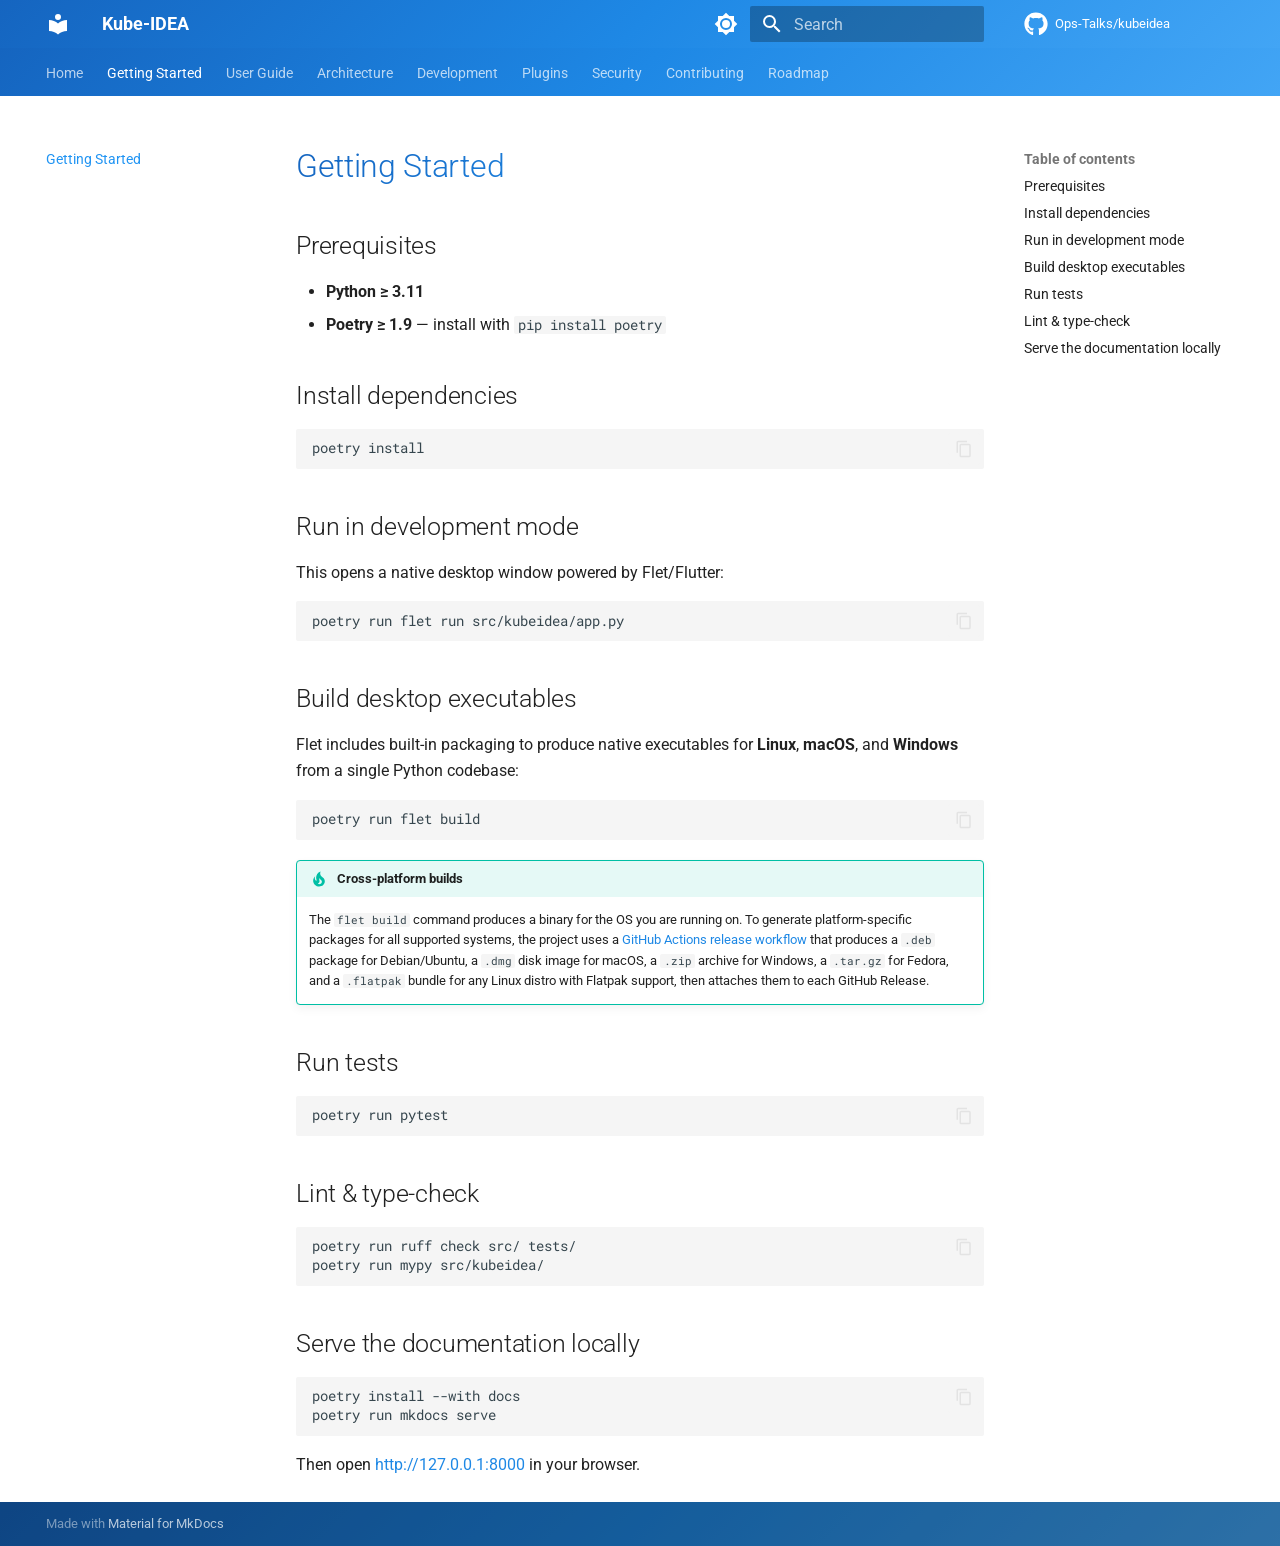
<file: getting-started/index.html>
<!doctype html>
<html lang="en" class="no-js">
  <head>
    
      <meta charset="utf-8">
      <meta name="viewport" content="width=device-width,initial-scale=1">
      
        <meta name="description" content="Kubernetes desktop IDE built with Python (Flet + Poetry).">
      
      
      
        <link rel="canonical" href="https://ops-talks.github.io/kubeidea/getting-started/">
      
      
        <link rel="prev" href="..">
      
      
        <link rel="next" href="../explorer/">
      
      
        
      
      
      <link rel="icon" href="../assets/images/favicon.png">
      <meta name="generator" content="mkdocs-1.6.1, mkdocs-material-9.7.6">
    
    
      
        <title>Getting Started - Kube-IDEA</title>
      
    
    
      <link rel="stylesheet" href="../assets/stylesheets/main.484c7ddc.min.css">
      
        
        <link rel="stylesheet" href="../assets/stylesheets/palette.ab4e12ef.min.css">
      
      


    
    
      
    
    
      
        
        
        <link rel="preconnect" href="https://fonts.gstatic.com" crossorigin>
        <link rel="stylesheet" href="https://fonts.googleapis.com/css?family=Roboto:300,300i,400,400i,700,700i%7CRoboto+Mono:400,400i,700,700i&display=fallback">
        <style>:root{--md-text-font:"Roboto";--md-code-font:"Roboto Mono"}</style>
      
    
    
      <link rel="stylesheet" href="../stylesheets/extra.css">
    
    <script>__md_scope=new URL("..",location),__md_hash=e=>[...e].reduce(((e,_)=>(e<<5)-e+_.charCodeAt(0)),0),__md_get=(e,_=localStorage,t=__md_scope)=>JSON.parse(_.getItem(t.pathname+"."+e)),__md_set=(e,_,t=localStorage,a=__md_scope)=>{try{t.setItem(a.pathname+"."+e,JSON.stringify(_))}catch(e){}}</script>
    
      

    
    
  </head>
  
  
    
    
      
    
    
    
    
    <body dir="ltr" data-md-color-scheme="default" data-md-color-primary="blue" data-md-color-accent="light-blue">
  
    
    <input class="md-toggle" data-md-toggle="drawer" type="checkbox" id="__drawer" autocomplete="off">
    <input class="md-toggle" data-md-toggle="search" type="checkbox" id="__search" autocomplete="off">
    <label class="md-overlay" for="__drawer"></label>
    <div data-md-component="skip">
      
        
        <a href="#getting-started" class="md-skip">
          Skip to content
        </a>
      
    </div>
    <div data-md-component="announce">
      
    </div>
    
    
      

<header class="md-header" data-md-component="header">
  <nav class="md-header__inner md-grid" aria-label="Header">
    <a href=".." title="Kube-IDEA" class="md-header__button md-logo" aria-label="Kube-IDEA" data-md-component="logo">
      
  
  <svg xmlns="http://www.w3.org/2000/svg" viewBox="0 0 24 24"><path d="M12 8a3 3 0 0 0 3-3 3 3 0 0 0-3-3 3 3 0 0 0-3 3 3 3 0 0 0 3 3m0 3.54C9.64 9.35 6.5 8 3 8v11c3.5 0 6.64 1.35 9 3.54 2.36-2.19 5.5-3.54 9-3.54V8c-3.5 0-6.64 1.35-9 3.54"/></svg>

    </a>
    <label class="md-header__button md-icon" for="__drawer">
      
      <svg xmlns="http://www.w3.org/2000/svg" viewBox="0 0 24 24"><path d="M3 6h18v2H3zm0 5h18v2H3zm0 5h18v2H3z"/></svg>
    </label>
    <div class="md-header__title" data-md-component="header-title">
      <div class="md-header__ellipsis">
        <div class="md-header__topic">
          <span class="md-ellipsis">
            Kube-IDEA
          </span>
        </div>
        <div class="md-header__topic" data-md-component="header-topic">
          <span class="md-ellipsis">
            
              Getting Started
            
          </span>
        </div>
      </div>
    </div>
    
      
        <form class="md-header__option" data-md-component="palette">
  
    
    
    
    <input class="md-option" data-md-color-media="(prefers-color-scheme: light)" data-md-color-scheme="default" data-md-color-primary="blue" data-md-color-accent="light-blue"  aria-label="Switch to dark mode"  type="radio" name="__palette" id="__palette_0">
    
      <label class="md-header__button md-icon" title="Switch to dark mode" for="__palette_1" hidden>
        <svg xmlns="http://www.w3.org/2000/svg" viewBox="0 0 24 24"><path d="M12 8a4 4 0 0 0-4 4 4 4 0 0 0 4 4 4 4 0 0 0 4-4 4 4 0 0 0-4-4m0 10a6 6 0 0 1-6-6 6 6 0 0 1 6-6 6 6 0 0 1 6 6 6 6 0 0 1-6 6m8-9.31V4h-4.69L12 .69 8.69 4H4v4.69L.69 12 4 15.31V20h4.69L12 23.31 15.31 20H20v-4.69L23.31 12z"/></svg>
      </label>
    
  
    
    
    
    <input class="md-option" data-md-color-media="(prefers-color-scheme: dark)" data-md-color-scheme="slate" data-md-color-primary="blue" data-md-color-accent="light-blue"  aria-label="Switch to light mode"  type="radio" name="__palette" id="__palette_1">
    
      <label class="md-header__button md-icon" title="Switch to light mode" for="__palette_0" hidden>
        <svg xmlns="http://www.w3.org/2000/svg" viewBox="0 0 24 24"><path d="M12 18c-.89 0-1.74-.2-2.5-.55C11.56 16.5 13 14.42 13 12s-1.44-4.5-3.5-5.45C10.26 6.2 11.11 6 12 6a6 6 0 0 1 6 6 6 6 0 0 1-6 6m8-9.31V4h-4.69L12 .69 8.69 4H4v4.69L.69 12 4 15.31V20h4.69L12 23.31 15.31 20H20v-4.69L23.31 12z"/></svg>
      </label>
    
  
</form>
      
    
    
      <script>var palette=__md_get("__palette");if(palette&&palette.color){if("(prefers-color-scheme)"===palette.color.media){var media=matchMedia("(prefers-color-scheme: light)"),input=document.querySelector(media.matches?"[data-md-color-media='(prefers-color-scheme: light)']":"[data-md-color-media='(prefers-color-scheme: dark)']");palette.color.media=input.getAttribute("data-md-color-media"),palette.color.scheme=input.getAttribute("data-md-color-scheme"),palette.color.primary=input.getAttribute("data-md-color-primary"),palette.color.accent=input.getAttribute("data-md-color-accent")}for(var[key,value]of Object.entries(palette.color))document.body.setAttribute("data-md-color-"+key,value)}</script>
    
    
    
      
      
        <label class="md-header__button md-icon" for="__search">
          
          <svg xmlns="http://www.w3.org/2000/svg" viewBox="0 0 24 24"><path d="M9.5 3A6.5 6.5 0 0 1 16 9.5c0 1.61-.59 3.09-1.56 4.23l.27.27h.79l5 5-1.5 1.5-5-5v-.79l-.27-.27A6.52 6.52 0 0 1 9.5 16 6.5 6.5 0 0 1 3 9.5 6.5 6.5 0 0 1 9.5 3m0 2C7 5 5 7 5 9.5S7 14 9.5 14 14 12 14 9.5 12 5 9.5 5"/></svg>
        </label>
        <div class="md-search" data-md-component="search" role="dialog">
  <label class="md-search__overlay" for="__search"></label>
  <div class="md-search__inner" role="search">
    <form class="md-search__form" name="search">
      <input type="text" class="md-search__input" name="query" aria-label="Search" placeholder="Search" autocapitalize="off" autocorrect="off" autocomplete="off" spellcheck="false" data-md-component="search-query" required>
      <label class="md-search__icon md-icon" for="__search">
        
        <svg xmlns="http://www.w3.org/2000/svg" viewBox="0 0 24 24"><path d="M9.5 3A6.5 6.5 0 0 1 16 9.5c0 1.61-.59 3.09-1.56 4.23l.27.27h.79l5 5-1.5 1.5-5-5v-.79l-.27-.27A6.52 6.52 0 0 1 9.5 16 6.5 6.5 0 0 1 3 9.5 6.5 6.5 0 0 1 9.5 3m0 2C7 5 5 7 5 9.5S7 14 9.5 14 14 12 14 9.5 12 5 9.5 5"/></svg>
        
        <svg xmlns="http://www.w3.org/2000/svg" viewBox="0 0 24 24"><path d="M20 11v2H8l5.5 5.5-1.42 1.42L4.16 12l7.92-7.92L13.5 5.5 8 11z"/></svg>
      </label>
      <nav class="md-search__options" aria-label="Search">
        
        <button type="reset" class="md-search__icon md-icon" title="Clear" aria-label="Clear" tabindex="-1">
          
          <svg xmlns="http://www.w3.org/2000/svg" viewBox="0 0 24 24"><path d="M19 6.41 17.59 5 12 10.59 6.41 5 5 6.41 10.59 12 5 17.59 6.41 19 12 13.41 17.59 19 19 17.59 13.41 12z"/></svg>
        </button>
      </nav>
      
        <div class="md-search__suggest" data-md-component="search-suggest"></div>
      
    </form>
    <div class="md-search__output">
      <div class="md-search__scrollwrap" tabindex="0" data-md-scrollfix>
        <div class="md-search-result" data-md-component="search-result">
          <div class="md-search-result__meta">
            Initializing search
          </div>
          <ol class="md-search-result__list" role="presentation"></ol>
        </div>
      </div>
    </div>
  </div>
</div>
      
    
    
      <div class="md-header__source">
        <a href="https://github.com/Ops-Talks/kubeidea" title="Go to repository" class="md-source" data-md-component="source">
  <div class="md-source__icon md-icon">
    
    <svg xmlns="http://www.w3.org/2000/svg" viewBox="0 0 512 512"><!--! Font Awesome Free 7.1.0 by @fontawesome - https://fontawesome.com License - https://fontawesome.com/license/free (Icons: CC BY 4.0, Fonts: SIL OFL 1.1, Code: MIT License) Copyright 2025 Fonticons, Inc.--><path d="M173.9 397.4c0 2-2.3 3.6-5.2 3.6-3.3.3-5.6-1.3-5.6-3.6 0-2 2.3-3.6 5.2-3.6 3-.3 5.6 1.3 5.6 3.6m-31.1-4.5c-.7 2 1.3 4.3 4.3 4.9 2.6 1 5.6 0 6.2-2s-1.3-4.3-4.3-5.2c-2.6-.7-5.5.3-6.2 2.3m44.2-1.7c-2.9.7-4.9 2.6-4.6 4.9.3 2 2.9 3.3 5.9 2.6 2.9-.7 4.9-2.6 4.6-4.6-.3-1.9-3-3.2-5.9-2.9M252.8 8C114.1 8 8 113.3 8 252c0 110.9 69.8 205.8 169.5 239.2 12.8 2.3 17.3-5.6 17.3-12.1 0-6.2-.3-40.4-.3-61.4 0 0-70 15-84.7-29.8 0 0-11.4-29.1-27.8-36.6 0 0-22.9-15.7 1.6-15.4 0 0 24.9 2 38.6 25.8 21.9 38.6 58.6 27.5 72.9 20.9 2.3-16 8.8-27.1 16-33.7-55.9-6.2-112.3-14.3-112.3-110.5 0-27.5 7.6-41.3 23.6-58.9-2.6-6.5-11.1-33.3 2.6-67.9 20.9-6.5 69 27 69 27 20-5.6 41.5-8.5 62.8-8.5s42.8 2.9 62.8 8.5c0 0 48.1-33.6 69-27 13.7 34.7 5.2 61.4 2.6 67.9 16 17.7 25.8 31.5 25.8 58.9 0 96.5-58.9 104.2-114.8 110.5 9.2 7.9 17 22.9 17 46.4 0 33.7-.3 75.4-.3 83.6 0 6.5 4.6 14.4 17.3 12.1C436.2 457.8 504 362.9 504 252 504 113.3 391.5 8 252.8 8M105.2 352.9c-1.3 1-1 3.3.7 5.2 1.6 1.6 3.9 2.3 5.2 1 1.3-1 1-3.3-.7-5.2-1.6-1.6-3.9-2.3-5.2-1m-10.8-8.1c-.7 1.3.3 2.9 2.3 3.9 1.6 1 3.6.7 4.3-.7.7-1.3-.3-2.9-2.3-3.9-2-.6-3.6-.3-4.3.7m32.4 35.6c-1.6 1.3-1 4.3 1.3 6.2 2.3 2.3 5.2 2.6 6.5 1 1.3-1.3.7-4.3-1.3-6.2-2.2-2.3-5.2-2.6-6.5-1m-11.4-14.7c-1.6 1-1.6 3.6 0 5.9s4.3 3.3 5.6 2.3c1.6-1.3 1.6-3.9 0-6.2-1.4-2.3-4-3.3-5.6-2"/></svg>
  </div>
  <div class="md-source__repository">
    Ops-Talks/kubeidea
  </div>
</a>
      </div>
    
  </nav>
  
</header>
    
    <div class="md-container" data-md-component="container">
      
      
        
          
            
<nav class="md-tabs" aria-label="Tabs" data-md-component="tabs">
  <div class="md-grid">
    <ul class="md-tabs__list">
      
        
  
  
  
  
    <li class="md-tabs__item">
      <a href=".." class="md-tabs__link">
        
  
  
    
  
  Home

      </a>
    </li>
  

      
        
  
  
  
    
  
  
    <li class="md-tabs__item md-tabs__item--active">
      <a href="./" class="md-tabs__link">
        
  
  
    
  
  Getting Started

      </a>
    </li>
  

      
        
  
  
  
  
    
    
      <li class="md-tabs__item">
        <a href="../explorer/" class="md-tabs__link">
          
  
  
  User Guide

        </a>
      </li>
    
  

      
        
  
  
  
  
    <li class="md-tabs__item">
      <a href="../architecture/" class="md-tabs__link">
        
  
  
    
  
  Architecture

      </a>
    </li>
  

      
        
  
  
  
  
    <li class="md-tabs__item">
      <a href="../development/" class="md-tabs__link">
        
  
  
    
  
  Development

      </a>
    </li>
  

      
        
  
  
  
  
    <li class="md-tabs__item">
      <a href="../plugins/" class="md-tabs__link">
        
  
  
    
  
  Plugins

      </a>
    </li>
  

      
        
  
  
  
  
    <li class="md-tabs__item">
      <a href="../security/" class="md-tabs__link">
        
  
  
    
  
  Security

      </a>
    </li>
  

      
        
  
  
  
  
    <li class="md-tabs__item">
      <a href="../contributing/" class="md-tabs__link">
        
  
  
    
  
  Contributing

      </a>
    </li>
  

      
        
  
  
  
  
    <li class="md-tabs__item">
      <a href="../roadmap/" class="md-tabs__link">
        
  
  
    
  
  Roadmap

      </a>
    </li>
  

      
    </ul>
  </div>
</nav>
          
        
      
      <main class="md-main" data-md-component="main">
        <div class="md-main__inner md-grid">
          
            
              
              <div class="md-sidebar md-sidebar--primary" data-md-component="sidebar" data-md-type="navigation" >
                <div class="md-sidebar__scrollwrap">
                  <div class="md-sidebar__inner">
                    


  


<nav class="md-nav md-nav--primary md-nav--lifted" aria-label="Navigation" data-md-level="0">
  <label class="md-nav__title" for="__drawer">
    <a href=".." title="Kube-IDEA" class="md-nav__button md-logo" aria-label="Kube-IDEA" data-md-component="logo">
      
  
  <svg xmlns="http://www.w3.org/2000/svg" viewBox="0 0 24 24"><path d="M12 8a3 3 0 0 0 3-3 3 3 0 0 0-3-3 3 3 0 0 0-3 3 3 3 0 0 0 3 3m0 3.54C9.64 9.35 6.5 8 3 8v11c3.5 0 6.64 1.35 9 3.54 2.36-2.19 5.5-3.54 9-3.54V8c-3.5 0-6.64 1.35-9 3.54"/></svg>

    </a>
    Kube-IDEA
  </label>
  
    <div class="md-nav__source">
      <a href="https://github.com/Ops-Talks/kubeidea" title="Go to repository" class="md-source" data-md-component="source">
  <div class="md-source__icon md-icon">
    
    <svg xmlns="http://www.w3.org/2000/svg" viewBox="0 0 512 512"><!--! Font Awesome Free 7.1.0 by @fontawesome - https://fontawesome.com License - https://fontawesome.com/license/free (Icons: CC BY 4.0, Fonts: SIL OFL 1.1, Code: MIT License) Copyright 2025 Fonticons, Inc.--><path d="M173.9 397.4c0 2-2.3 3.6-5.2 3.6-3.3.3-5.6-1.3-5.6-3.6 0-2 2.3-3.6 5.2-3.6 3-.3 5.6 1.3 5.6 3.6m-31.1-4.5c-.7 2 1.3 4.3 4.3 4.9 2.6 1 5.6 0 6.2-2s-1.3-4.3-4.3-5.2c-2.6-.7-5.5.3-6.2 2.3m44.2-1.7c-2.9.7-4.9 2.6-4.6 4.9.3 2 2.9 3.3 5.9 2.6 2.9-.7 4.9-2.6 4.6-4.6-.3-1.9-3-3.2-5.9-2.9M252.8 8C114.1 8 8 113.3 8 252c0 110.9 69.8 205.8 169.5 239.2 12.8 2.3 17.3-5.6 17.3-12.1 0-6.2-.3-40.4-.3-61.4 0 0-70 15-84.7-29.8 0 0-11.4-29.1-27.8-36.6 0 0-22.9-15.7 1.6-15.4 0 0 24.9 2 38.6 25.8 21.9 38.6 58.6 27.5 72.9 20.9 2.3-16 8.8-27.1 16-33.7-55.9-6.2-112.3-14.3-112.3-110.5 0-27.5 7.6-41.3 23.6-58.9-2.6-6.5-11.1-33.3 2.6-67.9 20.9-6.5 69 27 69 27 20-5.6 41.5-8.5 62.8-8.5s42.8 2.9 62.8 8.5c0 0 48.1-33.6 69-27 13.7 34.7 5.2 61.4 2.6 67.9 16 17.7 25.8 31.5 25.8 58.9 0 96.5-58.9 104.2-114.8 110.5 9.2 7.9 17 22.9 17 46.4 0 33.7-.3 75.4-.3 83.6 0 6.5 4.6 14.4 17.3 12.1C436.2 457.8 504 362.9 504 252 504 113.3 391.5 8 252.8 8M105.2 352.9c-1.3 1-1 3.3.7 5.2 1.6 1.6 3.9 2.3 5.2 1 1.3-1 1-3.3-.7-5.2-1.6-1.6-3.9-2.3-5.2-1m-10.8-8.1c-.7 1.3.3 2.9 2.3 3.9 1.6 1 3.6.7 4.3-.7.7-1.3-.3-2.9-2.3-3.9-2-.6-3.6-.3-4.3.7m32.4 35.6c-1.6 1.3-1 4.3 1.3 6.2 2.3 2.3 5.2 2.6 6.5 1 1.3-1.3.7-4.3-1.3-6.2-2.2-2.3-5.2-2.6-6.5-1m-11.4-14.7c-1.6 1-1.6 3.6 0 5.9s4.3 3.3 5.6 2.3c1.6-1.3 1.6-3.9 0-6.2-1.4-2.3-4-3.3-5.6-2"/></svg>
  </div>
  <div class="md-source__repository">
    Ops-Talks/kubeidea
  </div>
</a>
    </div>
  
  <ul class="md-nav__list" data-md-scrollfix>
    
      
      
  
  
  
  
    <li class="md-nav__item">
      <a href=".." class="md-nav__link">
        
  
  
  <span class="md-ellipsis">
    
  
    Home
  

    
  </span>
  
  

      </a>
    </li>
  

    
      
      
  
  
    
  
  
  
    <li class="md-nav__item md-nav__item--active">
      
      <input class="md-nav__toggle md-toggle" type="checkbox" id="__toc">
      
      
        
      
      
        <label class="md-nav__link md-nav__link--active" for="__toc">
          
  
  
  <span class="md-ellipsis">
    
  
    Getting Started
  

    
  </span>
  
  

          <span class="md-nav__icon md-icon"></span>
        </label>
      
      <a href="./" class="md-nav__link md-nav__link--active">
        
  
  
  <span class="md-ellipsis">
    
  
    Getting Started
  

    
  </span>
  
  

      </a>
      
        

<nav class="md-nav md-nav--secondary" aria-label="Table of contents">
  
  
  
    
  
  
    <label class="md-nav__title" for="__toc">
      <span class="md-nav__icon md-icon"></span>
      Table of contents
    </label>
    <ul class="md-nav__list" data-md-component="toc" data-md-scrollfix>
      
        <li class="md-nav__item">
  <a href="#prerequisites" class="md-nav__link">
    <span class="md-ellipsis">
      
        Prerequisites
      
    </span>
  </a>
  
</li>
      
        <li class="md-nav__item">
  <a href="#install-dependencies" class="md-nav__link">
    <span class="md-ellipsis">
      
        Install dependencies
      
    </span>
  </a>
  
</li>
      
        <li class="md-nav__item">
  <a href="#run-in-development-mode" class="md-nav__link">
    <span class="md-ellipsis">
      
        Run in development mode
      
    </span>
  </a>
  
</li>
      
        <li class="md-nav__item">
  <a href="#build-desktop-executables" class="md-nav__link">
    <span class="md-ellipsis">
      
        Build desktop executables
      
    </span>
  </a>
  
</li>
      
        <li class="md-nav__item">
  <a href="#run-tests" class="md-nav__link">
    <span class="md-ellipsis">
      
        Run tests
      
    </span>
  </a>
  
</li>
      
        <li class="md-nav__item">
  <a href="#lint-type-check" class="md-nav__link">
    <span class="md-ellipsis">
      
        Lint &amp; type-check
      
    </span>
  </a>
  
</li>
      
        <li class="md-nav__item">
  <a href="#serve-the-documentation-locally" class="md-nav__link">
    <span class="md-ellipsis">
      
        Serve the documentation locally
      
    </span>
  </a>
  
</li>
      
    </ul>
  
</nav>
      
    </li>
  

    
      
      
  
  
  
  
    
    
    
    
      
      
        
      
    
    
    <li class="md-nav__item md-nav__item--nested">
      
        
        
        <input class="md-nav__toggle md-toggle " type="checkbox" id="__nav_3" >
        
          
          <label class="md-nav__link" for="__nav_3" id="__nav_3_label" tabindex="0">
            
  
  
  <span class="md-ellipsis">
    
  
    User Guide
  

    
  </span>
  
  

            <span class="md-nav__icon md-icon"></span>
          </label>
        
        <nav class="md-nav" data-md-level="1" aria-labelledby="__nav_3_label" aria-expanded="false">
          <label class="md-nav__title" for="__nav_3">
            <span class="md-nav__icon md-icon"></span>
            
  
    User Guide
  

          </label>
          <ul class="md-nav__list" data-md-scrollfix>
            
              
                
  
  
  
  
    <li class="md-nav__item">
      <a href="../explorer/" class="md-nav__link">
        
  
  
  <span class="md-ellipsis">
    
  
    Resource Explorer
  

    
  </span>
  
  

      </a>
    </li>
  

              
            
          </ul>
        </nav>
      
    </li>
  

    
      
      
  
  
  
  
    <li class="md-nav__item">
      <a href="../architecture/" class="md-nav__link">
        
  
  
  <span class="md-ellipsis">
    
  
    Architecture
  

    
  </span>
  
  

      </a>
    </li>
  

    
      
      
  
  
  
  
    <li class="md-nav__item">
      <a href="../development/" class="md-nav__link">
        
  
  
  <span class="md-ellipsis">
    
  
    Development
  

    
  </span>
  
  

      </a>
    </li>
  

    
      
      
  
  
  
  
    <li class="md-nav__item">
      <a href="../plugins/" class="md-nav__link">
        
  
  
  <span class="md-ellipsis">
    
  
    Plugins
  

    
  </span>
  
  

      </a>
    </li>
  

    
      
      
  
  
  
  
    <li class="md-nav__item">
      <a href="../security/" class="md-nav__link">
        
  
  
  <span class="md-ellipsis">
    
  
    Security
  

    
  </span>
  
  

      </a>
    </li>
  

    
      
      
  
  
  
  
    <li class="md-nav__item">
      <a href="../contributing/" class="md-nav__link">
        
  
  
  <span class="md-ellipsis">
    
  
    Contributing
  

    
  </span>
  
  

      </a>
    </li>
  

    
      
      
  
  
  
  
    <li class="md-nav__item">
      <a href="../roadmap/" class="md-nav__link">
        
  
  
  <span class="md-ellipsis">
    
  
    Roadmap
  

    
  </span>
  
  

      </a>
    </li>
  

    
  </ul>
</nav>
                  </div>
                </div>
              </div>
            
            
              
              <div class="md-sidebar md-sidebar--secondary" data-md-component="sidebar" data-md-type="toc" >
                <div class="md-sidebar__scrollwrap">
                  <div class="md-sidebar__inner">
                    

<nav class="md-nav md-nav--secondary" aria-label="Table of contents">
  
  
  
    
  
  
    <label class="md-nav__title" for="__toc">
      <span class="md-nav__icon md-icon"></span>
      Table of contents
    </label>
    <ul class="md-nav__list" data-md-component="toc" data-md-scrollfix>
      
        <li class="md-nav__item">
  <a href="#prerequisites" class="md-nav__link">
    <span class="md-ellipsis">
      
        Prerequisites
      
    </span>
  </a>
  
</li>
      
        <li class="md-nav__item">
  <a href="#install-dependencies" class="md-nav__link">
    <span class="md-ellipsis">
      
        Install dependencies
      
    </span>
  </a>
  
</li>
      
        <li class="md-nav__item">
  <a href="#run-in-development-mode" class="md-nav__link">
    <span class="md-ellipsis">
      
        Run in development mode
      
    </span>
  </a>
  
</li>
      
        <li class="md-nav__item">
  <a href="#build-desktop-executables" class="md-nav__link">
    <span class="md-ellipsis">
      
        Build desktop executables
      
    </span>
  </a>
  
</li>
      
        <li class="md-nav__item">
  <a href="#run-tests" class="md-nav__link">
    <span class="md-ellipsis">
      
        Run tests
      
    </span>
  </a>
  
</li>
      
        <li class="md-nav__item">
  <a href="#lint-type-check" class="md-nav__link">
    <span class="md-ellipsis">
      
        Lint &amp; type-check
      
    </span>
  </a>
  
</li>
      
        <li class="md-nav__item">
  <a href="#serve-the-documentation-locally" class="md-nav__link">
    <span class="md-ellipsis">
      
        Serve the documentation locally
      
    </span>
  </a>
  
</li>
      
    </ul>
  
</nav>
                  </div>
                </div>
              </div>
            
          
          
            <div class="md-content" data-md-component="content">
              
              <article class="md-content__inner md-typeset">
                
                  


  
  


<h1 id="getting-started">Getting Started<a class="headerlink" href="#getting-started" title="Permanent link">&para;</a></h1>
<h2 id="prerequisites">Prerequisites<a class="headerlink" href="#prerequisites" title="Permanent link">&para;</a></h2>
<ul>
<li><strong>Python ≥ 3.11</strong></li>
<li><strong>Poetry ≥ 1.9</strong> — install with <code>pip install poetry</code></li>
</ul>
<h2 id="install-dependencies">Install dependencies<a class="headerlink" href="#install-dependencies" title="Permanent link">&para;</a></h2>
<div class="highlight"><pre><span></span><code><a id="__codelineno-0-1" name="__codelineno-0-1" href="#__codelineno-0-1"></a>poetry<span class="w"> </span>install
</code></pre></div>
<h2 id="run-in-development-mode">Run in development mode<a class="headerlink" href="#run-in-development-mode" title="Permanent link">&para;</a></h2>
<p>This opens a native desktop window powered by Flet/Flutter:</p>
<div class="highlight"><pre><span></span><code><a id="__codelineno-1-1" name="__codelineno-1-1" href="#__codelineno-1-1"></a>poetry<span class="w"> </span>run<span class="w"> </span>flet<span class="w"> </span>run<span class="w"> </span>src/kubeidea/app.py
</code></pre></div>
<h2 id="build-desktop-executables">Build desktop executables<a class="headerlink" href="#build-desktop-executables" title="Permanent link">&para;</a></h2>
<p>Flet includes built-in packaging to produce native executables for
<strong>Linux</strong>, <strong>macOS</strong>, and <strong>Windows</strong> from a single Python codebase:</p>
<div class="highlight"><pre><span></span><code><a id="__codelineno-2-1" name="__codelineno-2-1" href="#__codelineno-2-1"></a>poetry<span class="w"> </span>run<span class="w"> </span>flet<span class="w"> </span>build
</code></pre></div>
<div class="admonition tip">
<p class="admonition-title">Cross-platform builds</p>
<p>The <code>flet build</code> command produces a binary for the OS you are running on.
To generate platform-specific packages for all supported systems, the
project uses a
<a href="https://github.com/Ops-Talks/kubeidea/blob/main/.github/workflows/release.yml">GitHub Actions release workflow</a>
that produces a <code>.deb</code> package for Debian/Ubuntu, a <code>.dmg</code> disk image
for macOS, a <code>.zip</code> archive for Windows, a <code>.tar.gz</code> for Fedora, and a
<code>.flatpak</code> bundle for any Linux distro with Flatpak support, then
attaches them to each GitHub Release.</p>
</div>
<h2 id="run-tests">Run tests<a class="headerlink" href="#run-tests" title="Permanent link">&para;</a></h2>
<div class="highlight"><pre><span></span><code><a id="__codelineno-3-1" name="__codelineno-3-1" href="#__codelineno-3-1"></a>poetry<span class="w"> </span>run<span class="w"> </span>pytest
</code></pre></div>
<h2 id="lint-type-check">Lint &amp; type-check<a class="headerlink" href="#lint-type-check" title="Permanent link">&para;</a></h2>
<div class="highlight"><pre><span></span><code><a id="__codelineno-4-1" name="__codelineno-4-1" href="#__codelineno-4-1"></a>poetry<span class="w"> </span>run<span class="w"> </span>ruff<span class="w"> </span>check<span class="w"> </span>src/<span class="w"> </span>tests/
<a id="__codelineno-4-2" name="__codelineno-4-2" href="#__codelineno-4-2"></a>poetry<span class="w"> </span>run<span class="w"> </span>mypy<span class="w"> </span>src/kubeidea/
</code></pre></div>
<h2 id="serve-the-documentation-locally">Serve the documentation locally<a class="headerlink" href="#serve-the-documentation-locally" title="Permanent link">&para;</a></h2>
<div class="highlight"><pre><span></span><code><a id="__codelineno-5-1" name="__codelineno-5-1" href="#__codelineno-5-1"></a>poetry<span class="w"> </span>install<span class="w"> </span>--with<span class="w"> </span>docs
<a id="__codelineno-5-2" name="__codelineno-5-2" href="#__codelineno-5-2"></a>poetry<span class="w"> </span>run<span class="w"> </span>mkdocs<span class="w"> </span>serve
</code></pre></div>
<p>Then open <a href="http://127.0.0.1:8000">http://127.0.0.1:8000</a> in your browser.</p>












                
              </article>
            </div>
          
          
<script>var target=document.getElementById(location.hash.slice(1));target&&target.name&&(target.checked=target.name.startsWith("__tabbed_"))</script>
        </div>
        
          <button type="button" class="md-top md-icon" data-md-component="top" hidden>
  
  <svg xmlns="http://www.w3.org/2000/svg" viewBox="0 0 24 24"><path d="M13 20h-2V8l-5.5 5.5-1.42-1.42L12 4.16l7.92 7.92-1.42 1.42L13 8z"/></svg>
  Back to top
</button>
        
      </main>
      
        <footer class="md-footer">
  
  <div class="md-footer-meta md-typeset">
    <div class="md-footer-meta__inner md-grid">
      <div class="md-copyright">
  
  
    Made with
    <a href="https://squidfunk.github.io/mkdocs-material/" target="_blank" rel="noopener">
      Material for MkDocs
    </a>
  
</div>
      
    </div>
  </div>
</footer>
      
    </div>
    <div class="md-dialog" data-md-component="dialog">
      <div class="md-dialog__inner md-typeset"></div>
    </div>
    
    
    
      
      
      <script id="__config" type="application/json">{"annotate": null, "base": "..", "features": ["navigation.instant", "navigation.tabs", "navigation.sections", "navigation.top", "search.suggest", "search.highlight", "content.code.copy"], "search": "../assets/javascripts/workers/search.2c215733.min.js", "tags": null, "translations": {"clipboard.copied": "Copied to clipboard", "clipboard.copy": "Copy to clipboard", "search.result.more.one": "1 more on this page", "search.result.more.other": "# more on this page", "search.result.none": "No matching documents", "search.result.one": "1 matching document", "search.result.other": "# matching documents", "search.result.placeholder": "Type to start searching", "search.result.term.missing": "Missing", "select.version": "Select version"}, "version": null}</script>
    
    
      <script src="../assets/javascripts/bundle.79ae519e.min.js"></script>
      
    
  </body>
</html>
</file>
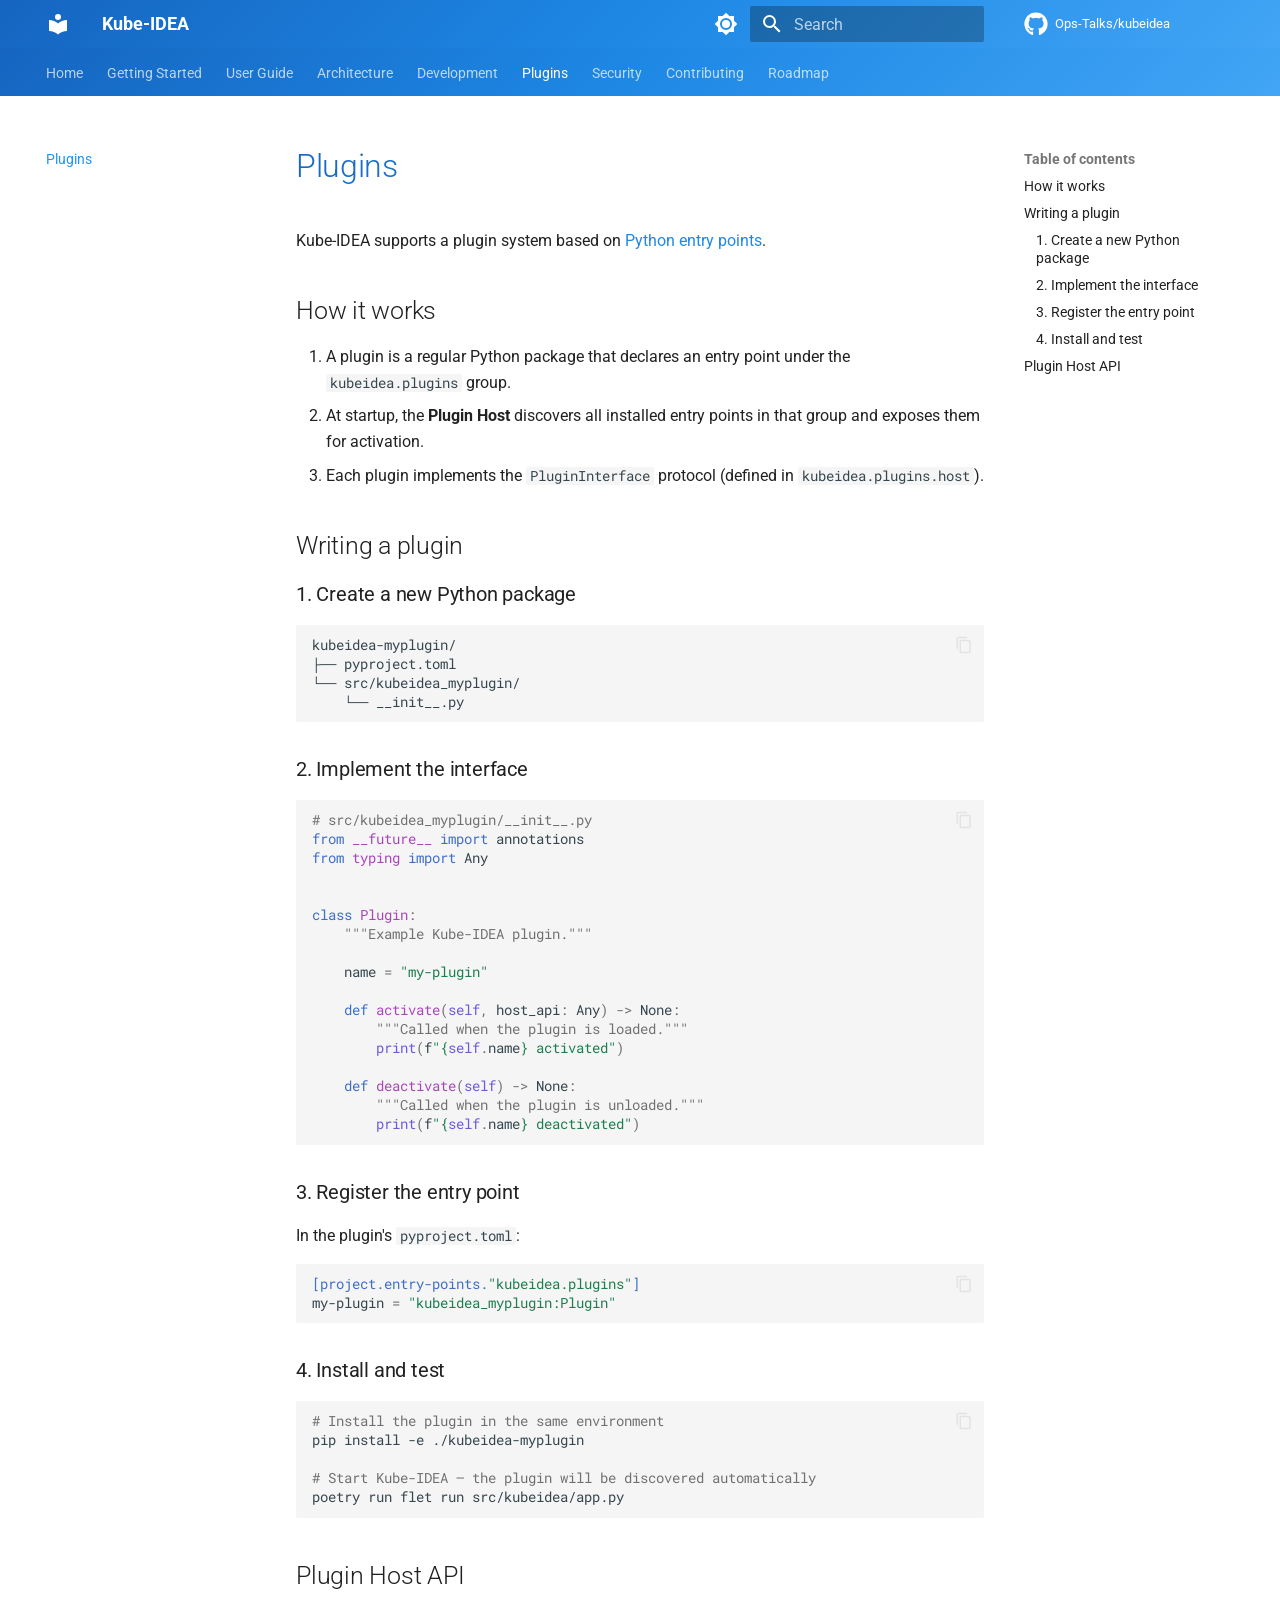
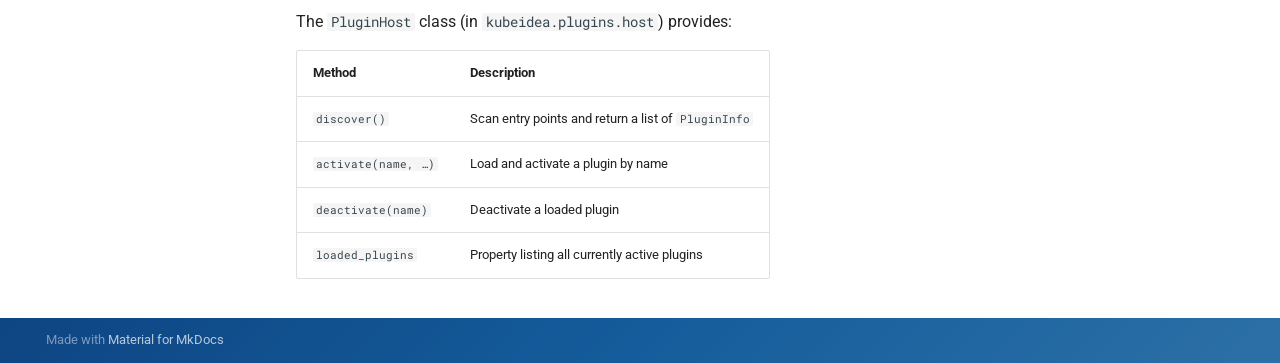
<file: plugins/index.html>
<!doctype html>
<html lang="en" class="no-js">
  <head>
    
      <meta charset="utf-8">
      <meta name="viewport" content="width=device-width,initial-scale=1">
      
        <meta name="description" content="Kubernetes desktop IDE built with Python (Flet + Poetry).">
      
      
      
        <link rel="canonical" href="https://ops-talks.github.io/kubeidea/plugins/">
      
      
        <link rel="prev" href="../development/">
      
      
        <link rel="next" href="../security/">
      
      
        
      
      
      <link rel="icon" href="../assets/images/favicon.png">
      <meta name="generator" content="mkdocs-1.6.1, mkdocs-material-9.7.6">
    
    
      
        <title>Plugins - Kube-IDEA</title>
      
    
    
      <link rel="stylesheet" href="../assets/stylesheets/main.484c7ddc.min.css">
      
        
        <link rel="stylesheet" href="../assets/stylesheets/palette.ab4e12ef.min.css">
      
      


    
    
      
    
    
      
        
        
        <link rel="preconnect" href="https://fonts.gstatic.com" crossorigin>
        <link rel="stylesheet" href="https://fonts.googleapis.com/css?family=Roboto:300,300i,400,400i,700,700i%7CRoboto+Mono:400,400i,700,700i&display=fallback">
        <style>:root{--md-text-font:"Roboto";--md-code-font:"Roboto Mono"}</style>
      
    
    
      <link rel="stylesheet" href="../stylesheets/extra.css">
    
    <script>__md_scope=new URL("..",location),__md_hash=e=>[...e].reduce(((e,_)=>(e<<5)-e+_.charCodeAt(0)),0),__md_get=(e,_=localStorage,t=__md_scope)=>JSON.parse(_.getItem(t.pathname+"."+e)),__md_set=(e,_,t=localStorage,a=__md_scope)=>{try{t.setItem(a.pathname+"."+e,JSON.stringify(_))}catch(e){}}</script>
    
      

    
    
  </head>
  
  
    
    
      
    
    
    
    
    <body dir="ltr" data-md-color-scheme="default" data-md-color-primary="blue" data-md-color-accent="light-blue">
  
    
    <input class="md-toggle" data-md-toggle="drawer" type="checkbox" id="__drawer" autocomplete="off">
    <input class="md-toggle" data-md-toggle="search" type="checkbox" id="__search" autocomplete="off">
    <label class="md-overlay" for="__drawer"></label>
    <div data-md-component="skip">
      
        
        <a href="#plugins" class="md-skip">
          Skip to content
        </a>
      
    </div>
    <div data-md-component="announce">
      
    </div>
    
    
      

<header class="md-header" data-md-component="header">
  <nav class="md-header__inner md-grid" aria-label="Header">
    <a href=".." title="Kube-IDEA" class="md-header__button md-logo" aria-label="Kube-IDEA" data-md-component="logo">
      
  
  <svg xmlns="http://www.w3.org/2000/svg" viewBox="0 0 24 24"><path d="M12 8a3 3 0 0 0 3-3 3 3 0 0 0-3-3 3 3 0 0 0-3 3 3 3 0 0 0 3 3m0 3.54C9.64 9.35 6.5 8 3 8v11c3.5 0 6.64 1.35 9 3.54 2.36-2.19 5.5-3.54 9-3.54V8c-3.5 0-6.64 1.35-9 3.54"/></svg>

    </a>
    <label class="md-header__button md-icon" for="__drawer">
      
      <svg xmlns="http://www.w3.org/2000/svg" viewBox="0 0 24 24"><path d="M3 6h18v2H3zm0 5h18v2H3zm0 5h18v2H3z"/></svg>
    </label>
    <div class="md-header__title" data-md-component="header-title">
      <div class="md-header__ellipsis">
        <div class="md-header__topic">
          <span class="md-ellipsis">
            Kube-IDEA
          </span>
        </div>
        <div class="md-header__topic" data-md-component="header-topic">
          <span class="md-ellipsis">
            
              Plugins
            
          </span>
        </div>
      </div>
    </div>
    
      
        <form class="md-header__option" data-md-component="palette">
  
    
    
    
    <input class="md-option" data-md-color-media="(prefers-color-scheme: light)" data-md-color-scheme="default" data-md-color-primary="blue" data-md-color-accent="light-blue"  aria-label="Switch to dark mode"  type="radio" name="__palette" id="__palette_0">
    
      <label class="md-header__button md-icon" title="Switch to dark mode" for="__palette_1" hidden>
        <svg xmlns="http://www.w3.org/2000/svg" viewBox="0 0 24 24"><path d="M12 8a4 4 0 0 0-4 4 4 4 0 0 0 4 4 4 4 0 0 0 4-4 4 4 0 0 0-4-4m0 10a6 6 0 0 1-6-6 6 6 0 0 1 6-6 6 6 0 0 1 6 6 6 6 0 0 1-6 6m8-9.31V4h-4.69L12 .69 8.69 4H4v4.69L.69 12 4 15.31V20h4.69L12 23.31 15.31 20H20v-4.69L23.31 12z"/></svg>
      </label>
    
  
    
    
    
    <input class="md-option" data-md-color-media="(prefers-color-scheme: dark)" data-md-color-scheme="slate" data-md-color-primary="blue" data-md-color-accent="light-blue"  aria-label="Switch to light mode"  type="radio" name="__palette" id="__palette_1">
    
      <label class="md-header__button md-icon" title="Switch to light mode" for="__palette_0" hidden>
        <svg xmlns="http://www.w3.org/2000/svg" viewBox="0 0 24 24"><path d="M12 18c-.89 0-1.74-.2-2.5-.55C11.56 16.5 13 14.42 13 12s-1.44-4.5-3.5-5.45C10.26 6.2 11.11 6 12 6a6 6 0 0 1 6 6 6 6 0 0 1-6 6m8-9.31V4h-4.69L12 .69 8.69 4H4v4.69L.69 12 4 15.31V20h4.69L12 23.31 15.31 20H20v-4.69L23.31 12z"/></svg>
      </label>
    
  
</form>
      
    
    
      <script>var palette=__md_get("__palette");if(palette&&palette.color){if("(prefers-color-scheme)"===palette.color.media){var media=matchMedia("(prefers-color-scheme: light)"),input=document.querySelector(media.matches?"[data-md-color-media='(prefers-color-scheme: light)']":"[data-md-color-media='(prefers-color-scheme: dark)']");palette.color.media=input.getAttribute("data-md-color-media"),palette.color.scheme=input.getAttribute("data-md-color-scheme"),palette.color.primary=input.getAttribute("data-md-color-primary"),palette.color.accent=input.getAttribute("data-md-color-accent")}for(var[key,value]of Object.entries(palette.color))document.body.setAttribute("data-md-color-"+key,value)}</script>
    
    
    
      
      
        <label class="md-header__button md-icon" for="__search">
          
          <svg xmlns="http://www.w3.org/2000/svg" viewBox="0 0 24 24"><path d="M9.5 3A6.5 6.5 0 0 1 16 9.5c0 1.61-.59 3.09-1.56 4.23l.27.27h.79l5 5-1.5 1.5-5-5v-.79l-.27-.27A6.52 6.52 0 0 1 9.5 16 6.5 6.5 0 0 1 3 9.5 6.5 6.5 0 0 1 9.5 3m0 2C7 5 5 7 5 9.5S7 14 9.5 14 14 12 14 9.5 12 5 9.5 5"/></svg>
        </label>
        <div class="md-search" data-md-component="search" role="dialog">
  <label class="md-search__overlay" for="__search"></label>
  <div class="md-search__inner" role="search">
    <form class="md-search__form" name="search">
      <input type="text" class="md-search__input" name="query" aria-label="Search" placeholder="Search" autocapitalize="off" autocorrect="off" autocomplete="off" spellcheck="false" data-md-component="search-query" required>
      <label class="md-search__icon md-icon" for="__search">
        
        <svg xmlns="http://www.w3.org/2000/svg" viewBox="0 0 24 24"><path d="M9.5 3A6.5 6.5 0 0 1 16 9.5c0 1.61-.59 3.09-1.56 4.23l.27.27h.79l5 5-1.5 1.5-5-5v-.79l-.27-.27A6.52 6.52 0 0 1 9.5 16 6.5 6.5 0 0 1 3 9.5 6.5 6.5 0 0 1 9.5 3m0 2C7 5 5 7 5 9.5S7 14 9.5 14 14 12 14 9.5 12 5 9.5 5"/></svg>
        
        <svg xmlns="http://www.w3.org/2000/svg" viewBox="0 0 24 24"><path d="M20 11v2H8l5.5 5.5-1.42 1.42L4.16 12l7.92-7.92L13.5 5.5 8 11z"/></svg>
      </label>
      <nav class="md-search__options" aria-label="Search">
        
        <button type="reset" class="md-search__icon md-icon" title="Clear" aria-label="Clear" tabindex="-1">
          
          <svg xmlns="http://www.w3.org/2000/svg" viewBox="0 0 24 24"><path d="M19 6.41 17.59 5 12 10.59 6.41 5 5 6.41 10.59 12 5 17.59 6.41 19 12 13.41 17.59 19 19 17.59 13.41 12z"/></svg>
        </button>
      </nav>
      
        <div class="md-search__suggest" data-md-component="search-suggest"></div>
      
    </form>
    <div class="md-search__output">
      <div class="md-search__scrollwrap" tabindex="0" data-md-scrollfix>
        <div class="md-search-result" data-md-component="search-result">
          <div class="md-search-result__meta">
            Initializing search
          </div>
          <ol class="md-search-result__list" role="presentation"></ol>
        </div>
      </div>
    </div>
  </div>
</div>
      
    
    
      <div class="md-header__source">
        <a href="https://github.com/Ops-Talks/kubeidea" title="Go to repository" class="md-source" data-md-component="source">
  <div class="md-source__icon md-icon">
    
    <svg xmlns="http://www.w3.org/2000/svg" viewBox="0 0 512 512"><!--! Font Awesome Free 7.1.0 by @fontawesome - https://fontawesome.com License - https://fontawesome.com/license/free (Icons: CC BY 4.0, Fonts: SIL OFL 1.1, Code: MIT License) Copyright 2025 Fonticons, Inc.--><path d="M173.9 397.4c0 2-2.3 3.6-5.2 3.6-3.3.3-5.6-1.3-5.6-3.6 0-2 2.3-3.6 5.2-3.6 3-.3 5.6 1.3 5.6 3.6m-31.1-4.5c-.7 2 1.3 4.3 4.3 4.9 2.6 1 5.6 0 6.2-2s-1.3-4.3-4.3-5.2c-2.6-.7-5.5.3-6.2 2.3m44.2-1.7c-2.9.7-4.9 2.6-4.6 4.9.3 2 2.9 3.3 5.9 2.6 2.9-.7 4.9-2.6 4.6-4.6-.3-1.9-3-3.2-5.9-2.9M252.8 8C114.1 8 8 113.3 8 252c0 110.9 69.8 205.8 169.5 239.2 12.8 2.3 17.3-5.6 17.3-12.1 0-6.2-.3-40.4-.3-61.4 0 0-70 15-84.7-29.8 0 0-11.4-29.1-27.8-36.6 0 0-22.9-15.7 1.6-15.4 0 0 24.9 2 38.6 25.8 21.9 38.6 58.6 27.5 72.9 20.9 2.3-16 8.8-27.1 16-33.7-55.9-6.2-112.3-14.3-112.3-110.5 0-27.5 7.6-41.3 23.6-58.9-2.6-6.5-11.1-33.3 2.6-67.9 20.9-6.5 69 27 69 27 20-5.6 41.5-8.5 62.8-8.5s42.8 2.9 62.8 8.5c0 0 48.1-33.6 69-27 13.7 34.7 5.2 61.4 2.6 67.9 16 17.7 25.8 31.5 25.8 58.9 0 96.5-58.9 104.2-114.8 110.5 9.2 7.9 17 22.9 17 46.4 0 33.7-.3 75.4-.3 83.6 0 6.5 4.6 14.4 17.3 12.1C436.2 457.8 504 362.9 504 252 504 113.3 391.5 8 252.8 8M105.2 352.9c-1.3 1-1 3.3.7 5.2 1.6 1.6 3.9 2.3 5.2 1 1.3-1 1-3.3-.7-5.2-1.6-1.6-3.9-2.3-5.2-1m-10.8-8.1c-.7 1.3.3 2.9 2.3 3.9 1.6 1 3.6.7 4.3-.7.7-1.3-.3-2.9-2.3-3.9-2-.6-3.6-.3-4.3.7m32.4 35.6c-1.6 1.3-1 4.3 1.3 6.2 2.3 2.3 5.2 2.6 6.5 1 1.3-1.3.7-4.3-1.3-6.2-2.2-2.3-5.2-2.6-6.5-1m-11.4-14.7c-1.6 1-1.6 3.6 0 5.9s4.3 3.3 5.6 2.3c1.6-1.3 1.6-3.9 0-6.2-1.4-2.3-4-3.3-5.6-2"/></svg>
  </div>
  <div class="md-source__repository">
    Ops-Talks/kubeidea
  </div>
</a>
      </div>
    
  </nav>
  
</header>
    
    <div class="md-container" data-md-component="container">
      
      
        
          
            
<nav class="md-tabs" aria-label="Tabs" data-md-component="tabs">
  <div class="md-grid">
    <ul class="md-tabs__list">
      
        
  
  
  
  
    <li class="md-tabs__item">
      <a href=".." class="md-tabs__link">
        
  
  
    
  
  Home

      </a>
    </li>
  

      
        
  
  
  
  
    <li class="md-tabs__item">
      <a href="../getting-started/" class="md-tabs__link">
        
  
  
    
  
  Getting Started

      </a>
    </li>
  

      
        
  
  
  
  
    
    
      <li class="md-tabs__item">
        <a href="../explorer/" class="md-tabs__link">
          
  
  
  User Guide

        </a>
      </li>
    
  

      
        
  
  
  
  
    <li class="md-tabs__item">
      <a href="../architecture/" class="md-tabs__link">
        
  
  
    
  
  Architecture

      </a>
    </li>
  

      
        
  
  
  
  
    <li class="md-tabs__item">
      <a href="../development/" class="md-tabs__link">
        
  
  
    
  
  Development

      </a>
    </li>
  

      
        
  
  
  
    
  
  
    <li class="md-tabs__item md-tabs__item--active">
      <a href="./" class="md-tabs__link">
        
  
  
    
  
  Plugins

      </a>
    </li>
  

      
        
  
  
  
  
    <li class="md-tabs__item">
      <a href="../security/" class="md-tabs__link">
        
  
  
    
  
  Security

      </a>
    </li>
  

      
        
  
  
  
  
    <li class="md-tabs__item">
      <a href="../contributing/" class="md-tabs__link">
        
  
  
    
  
  Contributing

      </a>
    </li>
  

      
        
  
  
  
  
    <li class="md-tabs__item">
      <a href="../roadmap/" class="md-tabs__link">
        
  
  
    
  
  Roadmap

      </a>
    </li>
  

      
    </ul>
  </div>
</nav>
          
        
      
      <main class="md-main" data-md-component="main">
        <div class="md-main__inner md-grid">
          
            
              
              <div class="md-sidebar md-sidebar--primary" data-md-component="sidebar" data-md-type="navigation" >
                <div class="md-sidebar__scrollwrap">
                  <div class="md-sidebar__inner">
                    


  


<nav class="md-nav md-nav--primary md-nav--lifted" aria-label="Navigation" data-md-level="0">
  <label class="md-nav__title" for="__drawer">
    <a href=".." title="Kube-IDEA" class="md-nav__button md-logo" aria-label="Kube-IDEA" data-md-component="logo">
      
  
  <svg xmlns="http://www.w3.org/2000/svg" viewBox="0 0 24 24"><path d="M12 8a3 3 0 0 0 3-3 3 3 0 0 0-3-3 3 3 0 0 0-3 3 3 3 0 0 0 3 3m0 3.54C9.64 9.35 6.5 8 3 8v11c3.5 0 6.64 1.35 9 3.54 2.36-2.19 5.5-3.54 9-3.54V8c-3.5 0-6.64 1.35-9 3.54"/></svg>

    </a>
    Kube-IDEA
  </label>
  
    <div class="md-nav__source">
      <a href="https://github.com/Ops-Talks/kubeidea" title="Go to repository" class="md-source" data-md-component="source">
  <div class="md-source__icon md-icon">
    
    <svg xmlns="http://www.w3.org/2000/svg" viewBox="0 0 512 512"><!--! Font Awesome Free 7.1.0 by @fontawesome - https://fontawesome.com License - https://fontawesome.com/license/free (Icons: CC BY 4.0, Fonts: SIL OFL 1.1, Code: MIT License) Copyright 2025 Fonticons, Inc.--><path d="M173.9 397.4c0 2-2.3 3.6-5.2 3.6-3.3.3-5.6-1.3-5.6-3.6 0-2 2.3-3.6 5.2-3.6 3-.3 5.6 1.3 5.6 3.6m-31.1-4.5c-.7 2 1.3 4.3 4.3 4.9 2.6 1 5.6 0 6.2-2s-1.3-4.3-4.3-5.2c-2.6-.7-5.5.3-6.2 2.3m44.2-1.7c-2.9.7-4.9 2.6-4.6 4.9.3 2 2.9 3.3 5.9 2.6 2.9-.7 4.9-2.6 4.6-4.6-.3-1.9-3-3.2-5.9-2.9M252.8 8C114.1 8 8 113.3 8 252c0 110.9 69.8 205.8 169.5 239.2 12.8 2.3 17.3-5.6 17.3-12.1 0-6.2-.3-40.4-.3-61.4 0 0-70 15-84.7-29.8 0 0-11.4-29.1-27.8-36.6 0 0-22.9-15.7 1.6-15.4 0 0 24.9 2 38.6 25.8 21.9 38.6 58.6 27.5 72.9 20.9 2.3-16 8.8-27.1 16-33.7-55.9-6.2-112.3-14.3-112.3-110.5 0-27.5 7.6-41.3 23.6-58.9-2.6-6.5-11.1-33.3 2.6-67.9 20.9-6.5 69 27 69 27 20-5.6 41.5-8.5 62.8-8.5s42.8 2.9 62.8 8.5c0 0 48.1-33.6 69-27 13.7 34.7 5.2 61.4 2.6 67.9 16 17.7 25.8 31.5 25.8 58.9 0 96.5-58.9 104.2-114.8 110.5 9.2 7.9 17 22.9 17 46.4 0 33.7-.3 75.4-.3 83.6 0 6.5 4.6 14.4 17.3 12.1C436.2 457.8 504 362.9 504 252 504 113.3 391.5 8 252.8 8M105.2 352.9c-1.3 1-1 3.3.7 5.2 1.6 1.6 3.9 2.3 5.2 1 1.3-1 1-3.3-.7-5.2-1.6-1.6-3.9-2.3-5.2-1m-10.8-8.1c-.7 1.3.3 2.9 2.3 3.9 1.6 1 3.6.7 4.3-.7.7-1.3-.3-2.9-2.3-3.9-2-.6-3.6-.3-4.3.7m32.4 35.6c-1.6 1.3-1 4.3 1.3 6.2 2.3 2.3 5.2 2.6 6.5 1 1.3-1.3.7-4.3-1.3-6.2-2.2-2.3-5.2-2.6-6.5-1m-11.4-14.7c-1.6 1-1.6 3.6 0 5.9s4.3 3.3 5.6 2.3c1.6-1.3 1.6-3.9 0-6.2-1.4-2.3-4-3.3-5.6-2"/></svg>
  </div>
  <div class="md-source__repository">
    Ops-Talks/kubeidea
  </div>
</a>
    </div>
  
  <ul class="md-nav__list" data-md-scrollfix>
    
      
      
  
  
  
  
    <li class="md-nav__item">
      <a href=".." class="md-nav__link">
        
  
  
  <span class="md-ellipsis">
    
  
    Home
  

    
  </span>
  
  

      </a>
    </li>
  

    
      
      
  
  
  
  
    <li class="md-nav__item">
      <a href="../getting-started/" class="md-nav__link">
        
  
  
  <span class="md-ellipsis">
    
  
    Getting Started
  

    
  </span>
  
  

      </a>
    </li>
  

    
      
      
  
  
  
  
    
    
    
    
      
      
        
      
    
    
    <li class="md-nav__item md-nav__item--nested">
      
        
        
        <input class="md-nav__toggle md-toggle " type="checkbox" id="__nav_3" >
        
          
          <label class="md-nav__link" for="__nav_3" id="__nav_3_label" tabindex="0">
            
  
  
  <span class="md-ellipsis">
    
  
    User Guide
  

    
  </span>
  
  

            <span class="md-nav__icon md-icon"></span>
          </label>
        
        <nav class="md-nav" data-md-level="1" aria-labelledby="__nav_3_label" aria-expanded="false">
          <label class="md-nav__title" for="__nav_3">
            <span class="md-nav__icon md-icon"></span>
            
  
    User Guide
  

          </label>
          <ul class="md-nav__list" data-md-scrollfix>
            
              
                
  
  
  
  
    <li class="md-nav__item">
      <a href="../explorer/" class="md-nav__link">
        
  
  
  <span class="md-ellipsis">
    
  
    Resource Explorer
  

    
  </span>
  
  

      </a>
    </li>
  

              
            
          </ul>
        </nav>
      
    </li>
  

    
      
      
  
  
  
  
    <li class="md-nav__item">
      <a href="../architecture/" class="md-nav__link">
        
  
  
  <span class="md-ellipsis">
    
  
    Architecture
  

    
  </span>
  
  

      </a>
    </li>
  

    
      
      
  
  
  
  
    <li class="md-nav__item">
      <a href="../development/" class="md-nav__link">
        
  
  
  <span class="md-ellipsis">
    
  
    Development
  

    
  </span>
  
  

      </a>
    </li>
  

    
      
      
  
  
    
  
  
  
    <li class="md-nav__item md-nav__item--active">
      
      <input class="md-nav__toggle md-toggle" type="checkbox" id="__toc">
      
      
        
      
      
        <label class="md-nav__link md-nav__link--active" for="__toc">
          
  
  
  <span class="md-ellipsis">
    
  
    Plugins
  

    
  </span>
  
  

          <span class="md-nav__icon md-icon"></span>
        </label>
      
      <a href="./" class="md-nav__link md-nav__link--active">
        
  
  
  <span class="md-ellipsis">
    
  
    Plugins
  

    
  </span>
  
  

      </a>
      
        

<nav class="md-nav md-nav--secondary" aria-label="Table of contents">
  
  
  
    
  
  
    <label class="md-nav__title" for="__toc">
      <span class="md-nav__icon md-icon"></span>
      Table of contents
    </label>
    <ul class="md-nav__list" data-md-component="toc" data-md-scrollfix>
      
        <li class="md-nav__item">
  <a href="#how-it-works" class="md-nav__link">
    <span class="md-ellipsis">
      
        How it works
      
    </span>
  </a>
  
</li>
      
        <li class="md-nav__item">
  <a href="#writing-a-plugin" class="md-nav__link">
    <span class="md-ellipsis">
      
        Writing a plugin
      
    </span>
  </a>
  
    <nav class="md-nav" aria-label="Writing a plugin">
      <ul class="md-nav__list">
        
          <li class="md-nav__item">
  <a href="#1-create-a-new-python-package" class="md-nav__link">
    <span class="md-ellipsis">
      
        1. Create a new Python package
      
    </span>
  </a>
  
</li>
        
          <li class="md-nav__item">
  <a href="#2-implement-the-interface" class="md-nav__link">
    <span class="md-ellipsis">
      
        2. Implement the interface
      
    </span>
  </a>
  
</li>
        
          <li class="md-nav__item">
  <a href="#3-register-the-entry-point" class="md-nav__link">
    <span class="md-ellipsis">
      
        3. Register the entry point
      
    </span>
  </a>
  
</li>
        
          <li class="md-nav__item">
  <a href="#4-install-and-test" class="md-nav__link">
    <span class="md-ellipsis">
      
        4. Install and test
      
    </span>
  </a>
  
</li>
        
      </ul>
    </nav>
  
</li>
      
        <li class="md-nav__item">
  <a href="#plugin-host-api" class="md-nav__link">
    <span class="md-ellipsis">
      
        Plugin Host API
      
    </span>
  </a>
  
</li>
      
    </ul>
  
</nav>
      
    </li>
  

    
      
      
  
  
  
  
    <li class="md-nav__item">
      <a href="../security/" class="md-nav__link">
        
  
  
  <span class="md-ellipsis">
    
  
    Security
  

    
  </span>
  
  

      </a>
    </li>
  

    
      
      
  
  
  
  
    <li class="md-nav__item">
      <a href="../contributing/" class="md-nav__link">
        
  
  
  <span class="md-ellipsis">
    
  
    Contributing
  

    
  </span>
  
  

      </a>
    </li>
  

    
      
      
  
  
  
  
    <li class="md-nav__item">
      <a href="../roadmap/" class="md-nav__link">
        
  
  
  <span class="md-ellipsis">
    
  
    Roadmap
  

    
  </span>
  
  

      </a>
    </li>
  

    
  </ul>
</nav>
                  </div>
                </div>
              </div>
            
            
              
              <div class="md-sidebar md-sidebar--secondary" data-md-component="sidebar" data-md-type="toc" >
                <div class="md-sidebar__scrollwrap">
                  <div class="md-sidebar__inner">
                    

<nav class="md-nav md-nav--secondary" aria-label="Table of contents">
  
  
  
    
  
  
    <label class="md-nav__title" for="__toc">
      <span class="md-nav__icon md-icon"></span>
      Table of contents
    </label>
    <ul class="md-nav__list" data-md-component="toc" data-md-scrollfix>
      
        <li class="md-nav__item">
  <a href="#how-it-works" class="md-nav__link">
    <span class="md-ellipsis">
      
        How it works
      
    </span>
  </a>
  
</li>
      
        <li class="md-nav__item">
  <a href="#writing-a-plugin" class="md-nav__link">
    <span class="md-ellipsis">
      
        Writing a plugin
      
    </span>
  </a>
  
    <nav class="md-nav" aria-label="Writing a plugin">
      <ul class="md-nav__list">
        
          <li class="md-nav__item">
  <a href="#1-create-a-new-python-package" class="md-nav__link">
    <span class="md-ellipsis">
      
        1. Create a new Python package
      
    </span>
  </a>
  
</li>
        
          <li class="md-nav__item">
  <a href="#2-implement-the-interface" class="md-nav__link">
    <span class="md-ellipsis">
      
        2. Implement the interface
      
    </span>
  </a>
  
</li>
        
          <li class="md-nav__item">
  <a href="#3-register-the-entry-point" class="md-nav__link">
    <span class="md-ellipsis">
      
        3. Register the entry point
      
    </span>
  </a>
  
</li>
        
          <li class="md-nav__item">
  <a href="#4-install-and-test" class="md-nav__link">
    <span class="md-ellipsis">
      
        4. Install and test
      
    </span>
  </a>
  
</li>
        
      </ul>
    </nav>
  
</li>
      
        <li class="md-nav__item">
  <a href="#plugin-host-api" class="md-nav__link">
    <span class="md-ellipsis">
      
        Plugin Host API
      
    </span>
  </a>
  
</li>
      
    </ul>
  
</nav>
                  </div>
                </div>
              </div>
            
          
          
            <div class="md-content" data-md-component="content">
              
              <article class="md-content__inner md-typeset">
                
                  


  
  


<h1 id="plugins">Plugins<a class="headerlink" href="#plugins" title="Permanent link">&para;</a></h1>
<p>Kube-IDEA supports a plugin system based on
<a href="https://packaging.python.org/en/latest/specifications/entry-points/">Python entry points</a>.</p>
<h2 id="how-it-works">How it works<a class="headerlink" href="#how-it-works" title="Permanent link">&para;</a></h2>
<ol>
<li>A plugin is a regular Python package that declares an entry point under
   the <code>kubeidea.plugins</code> group.</li>
<li>At startup, the <strong>Plugin Host</strong> discovers all installed entry points in
   that group and exposes them for activation.</li>
<li>Each plugin implements the <code>PluginInterface</code> protocol (defined in
   <code>kubeidea.plugins.host</code>).</li>
</ol>
<h2 id="writing-a-plugin">Writing a plugin<a class="headerlink" href="#writing-a-plugin" title="Permanent link">&para;</a></h2>
<h3 id="1-create-a-new-python-package">1. Create a new Python package<a class="headerlink" href="#1-create-a-new-python-package" title="Permanent link">&para;</a></h3>
<div class="highlight"><pre><span></span><code><a id="__codelineno-0-1" name="__codelineno-0-1" href="#__codelineno-0-1"></a>kubeidea-myplugin/
<a id="__codelineno-0-2" name="__codelineno-0-2" href="#__codelineno-0-2"></a>├── pyproject.toml
<a id="__codelineno-0-3" name="__codelineno-0-3" href="#__codelineno-0-3"></a>└── src/kubeidea_myplugin/
<a id="__codelineno-0-4" name="__codelineno-0-4" href="#__codelineno-0-4"></a>    └── __init__.py
</code></pre></div>
<h3 id="2-implement-the-interface">2. Implement the interface<a class="headerlink" href="#2-implement-the-interface" title="Permanent link">&para;</a></h3>
<div class="highlight"><pre><span></span><code><a id="__codelineno-1-1" name="__codelineno-1-1" href="#__codelineno-1-1"></a><span class="c1"># src/kubeidea_myplugin/__init__.py</span>
<a id="__codelineno-1-2" name="__codelineno-1-2" href="#__codelineno-1-2"></a><span class="kn">from</span><span class="w"> </span><span class="nn">__future__</span><span class="w"> </span><span class="kn">import</span> <span class="n">annotations</span>
<a id="__codelineno-1-3" name="__codelineno-1-3" href="#__codelineno-1-3"></a><span class="kn">from</span><span class="w"> </span><span class="nn">typing</span><span class="w"> </span><span class="kn">import</span> <span class="n">Any</span>
<a id="__codelineno-1-4" name="__codelineno-1-4" href="#__codelineno-1-4"></a>
<a id="__codelineno-1-5" name="__codelineno-1-5" href="#__codelineno-1-5"></a>
<a id="__codelineno-1-6" name="__codelineno-1-6" href="#__codelineno-1-6"></a><span class="k">class</span><span class="w"> </span><span class="nc">Plugin</span><span class="p">:</span>
<a id="__codelineno-1-7" name="__codelineno-1-7" href="#__codelineno-1-7"></a><span class="w">    </span><span class="sd">&quot;&quot;&quot;Example Kube-IDEA plugin.&quot;&quot;&quot;</span>
<a id="__codelineno-1-8" name="__codelineno-1-8" href="#__codelineno-1-8"></a>
<a id="__codelineno-1-9" name="__codelineno-1-9" href="#__codelineno-1-9"></a>    <span class="n">name</span> <span class="o">=</span> <span class="s2">&quot;my-plugin&quot;</span>
<a id="__codelineno-1-10" name="__codelineno-1-10" href="#__codelineno-1-10"></a>
<a id="__codelineno-1-11" name="__codelineno-1-11" href="#__codelineno-1-11"></a>    <span class="k">def</span><span class="w"> </span><span class="nf">activate</span><span class="p">(</span><span class="bp">self</span><span class="p">,</span> <span class="n">host_api</span><span class="p">:</span> <span class="n">Any</span><span class="p">)</span> <span class="o">-&gt;</span> <span class="kc">None</span><span class="p">:</span>
<a id="__codelineno-1-12" name="__codelineno-1-12" href="#__codelineno-1-12"></a><span class="w">        </span><span class="sd">&quot;&quot;&quot;Called when the plugin is loaded.&quot;&quot;&quot;</span>
<a id="__codelineno-1-13" name="__codelineno-1-13" href="#__codelineno-1-13"></a>        <span class="nb">print</span><span class="p">(</span><span class="sa">f</span><span class="s2">&quot;</span><span class="si">{</span><span class="bp">self</span><span class="o">.</span><span class="n">name</span><span class="si">}</span><span class="s2"> activated&quot;</span><span class="p">)</span>
<a id="__codelineno-1-14" name="__codelineno-1-14" href="#__codelineno-1-14"></a>
<a id="__codelineno-1-15" name="__codelineno-1-15" href="#__codelineno-1-15"></a>    <span class="k">def</span><span class="w"> </span><span class="nf">deactivate</span><span class="p">(</span><span class="bp">self</span><span class="p">)</span> <span class="o">-&gt;</span> <span class="kc">None</span><span class="p">:</span>
<a id="__codelineno-1-16" name="__codelineno-1-16" href="#__codelineno-1-16"></a><span class="w">        </span><span class="sd">&quot;&quot;&quot;Called when the plugin is unloaded.&quot;&quot;&quot;</span>
<a id="__codelineno-1-17" name="__codelineno-1-17" href="#__codelineno-1-17"></a>        <span class="nb">print</span><span class="p">(</span><span class="sa">f</span><span class="s2">&quot;</span><span class="si">{</span><span class="bp">self</span><span class="o">.</span><span class="n">name</span><span class="si">}</span><span class="s2"> deactivated&quot;</span><span class="p">)</span>
</code></pre></div>
<h3 id="3-register-the-entry-point">3. Register the entry point<a class="headerlink" href="#3-register-the-entry-point" title="Permanent link">&para;</a></h3>
<p>In the plugin's <code>pyproject.toml</code>:</p>
<div class="highlight"><pre><span></span><code><a id="__codelineno-2-1" name="__codelineno-2-1" href="#__codelineno-2-1"></a><span class="k">[project.entry-points.</span><span class="s2">&quot;kubeidea.plugins&quot;</span><span class="k">]</span>
<a id="__codelineno-2-2" name="__codelineno-2-2" href="#__codelineno-2-2"></a><span class="n">my-plugin</span><span class="w"> </span><span class="o">=</span><span class="w"> </span><span class="s2">&quot;kubeidea_myplugin:Plugin&quot;</span>
</code></pre></div>
<h3 id="4-install-and-test">4. Install and test<a class="headerlink" href="#4-install-and-test" title="Permanent link">&para;</a></h3>
<div class="highlight"><pre><span></span><code><a id="__codelineno-3-1" name="__codelineno-3-1" href="#__codelineno-3-1"></a><span class="c1"># Install the plugin in the same environment</span>
<a id="__codelineno-3-2" name="__codelineno-3-2" href="#__codelineno-3-2"></a>pip<span class="w"> </span>install<span class="w"> </span>-e<span class="w"> </span>./kubeidea-myplugin
<a id="__codelineno-3-3" name="__codelineno-3-3" href="#__codelineno-3-3"></a>
<a id="__codelineno-3-4" name="__codelineno-3-4" href="#__codelineno-3-4"></a><span class="c1"># Start Kube-IDEA — the plugin will be discovered automatically</span>
<a id="__codelineno-3-5" name="__codelineno-3-5" href="#__codelineno-3-5"></a>poetry<span class="w"> </span>run<span class="w"> </span>flet<span class="w"> </span>run<span class="w"> </span>src/kubeidea/app.py
</code></pre></div>
<h2 id="plugin-host-api">Plugin Host API<a class="headerlink" href="#plugin-host-api" title="Permanent link">&para;</a></h2>
<p>The <code>PluginHost</code> class (in <code>kubeidea.plugins.host</code>) provides:</p>
<table>
<thead>
<tr>
<th>Method</th>
<th>Description</th>
</tr>
</thead>
<tbody>
<tr>
<td><code>discover()</code></td>
<td>Scan entry points and return a list of <code>PluginInfo</code></td>
</tr>
<tr>
<td><code>activate(name, …)</code></td>
<td>Load and activate a plugin by name</td>
</tr>
<tr>
<td><code>deactivate(name)</code></td>
<td>Deactivate a loaded plugin</td>
</tr>
<tr>
<td><code>loaded_plugins</code></td>
<td>Property listing all currently active plugins</td>
</tr>
</tbody>
</table>












                
              </article>
            </div>
          
          
<script>var target=document.getElementById(location.hash.slice(1));target&&target.name&&(target.checked=target.name.startsWith("__tabbed_"))</script>
        </div>
        
          <button type="button" class="md-top md-icon" data-md-component="top" hidden>
  
  <svg xmlns="http://www.w3.org/2000/svg" viewBox="0 0 24 24"><path d="M13 20h-2V8l-5.5 5.5-1.42-1.42L12 4.16l7.92 7.92-1.42 1.42L13 8z"/></svg>
  Back to top
</button>
        
      </main>
      
        <footer class="md-footer">
  
  <div class="md-footer-meta md-typeset">
    <div class="md-footer-meta__inner md-grid">
      <div class="md-copyright">
  
  
    Made with
    <a href="https://squidfunk.github.io/mkdocs-material/" target="_blank" rel="noopener">
      Material for MkDocs
    </a>
  
</div>
      
    </div>
  </div>
</footer>
      
    </div>
    <div class="md-dialog" data-md-component="dialog">
      <div class="md-dialog__inner md-typeset"></div>
    </div>
    
    
    
      
      
      <script id="__config" type="application/json">{"annotate": null, "base": "..", "features": ["navigation.instant", "navigation.tabs", "navigation.sections", "navigation.top", "search.suggest", "search.highlight", "content.code.copy"], "search": "../assets/javascripts/workers/search.2c215733.min.js", "tags": null, "translations": {"clipboard.copied": "Copied to clipboard", "clipboard.copy": "Copy to clipboard", "search.result.more.one": "1 more on this page", "search.result.more.other": "# more on this page", "search.result.none": "No matching documents", "search.result.one": "1 matching document", "search.result.other": "# matching documents", "search.result.placeholder": "Type to start searching", "search.result.term.missing": "Missing", "select.version": "Select version"}, "version": null}</script>
    
    
      <script src="../assets/javascripts/bundle.79ae519e.min.js"></script>
      
    
  </body>
</html>
</file>
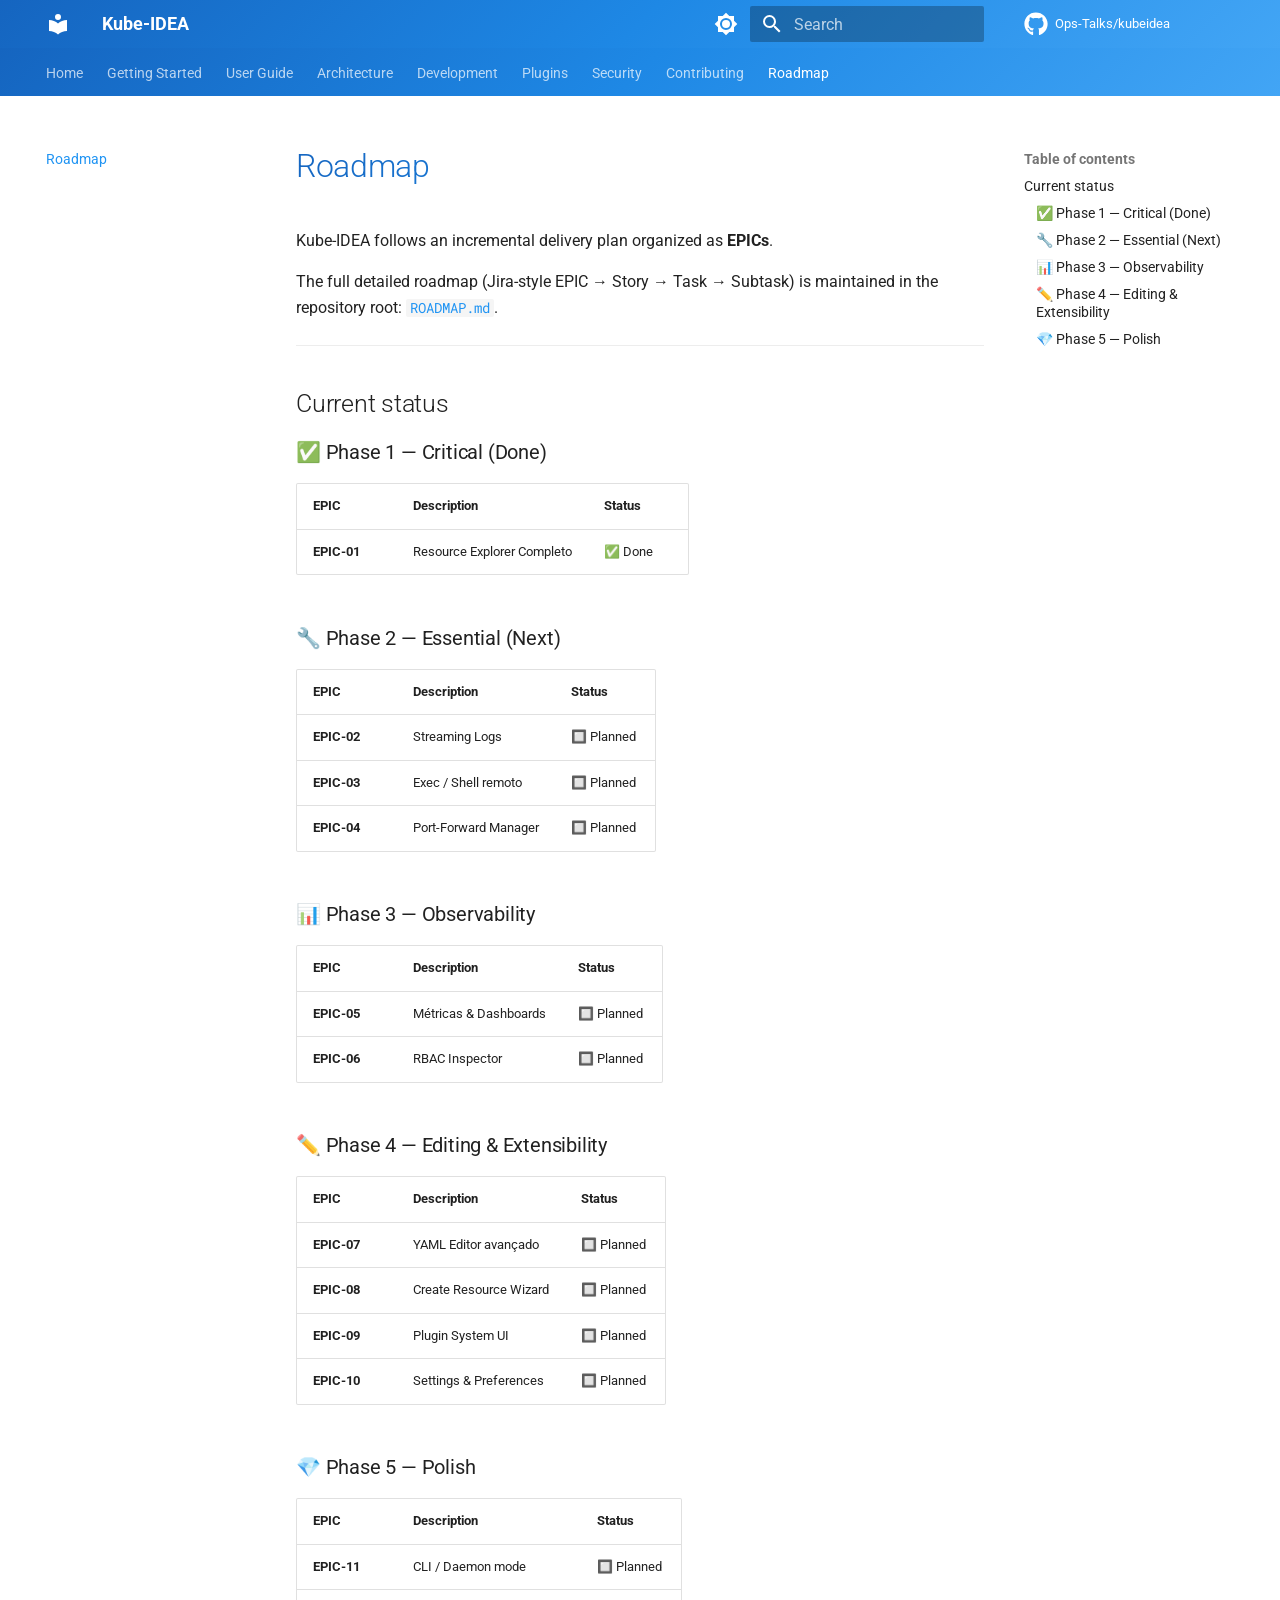
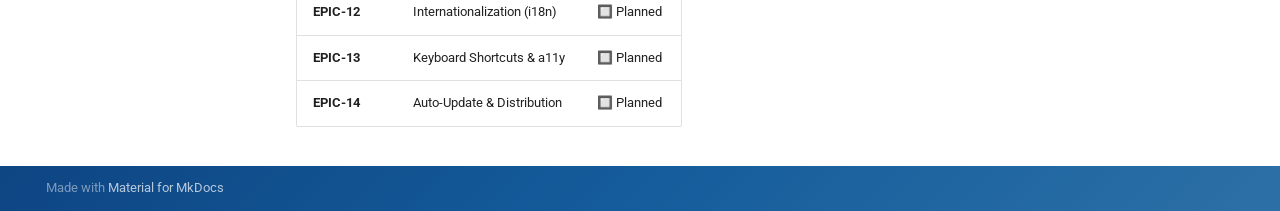
<file: roadmap/index.html>
<!doctype html>
<html lang="en" class="no-js">
  <head>
    
      <meta charset="utf-8">
      <meta name="viewport" content="width=device-width,initial-scale=1">
      
        <meta name="description" content="Kubernetes desktop IDE built with Python (Flet + Poetry).">
      
      
      
        <link rel="canonical" href="https://ops-talks.github.io/kubeidea/roadmap/">
      
      
        <link rel="prev" href="../contributing/">
      
      
      
        
      
      
      <link rel="icon" href="../assets/images/favicon.png">
      <meta name="generator" content="mkdocs-1.6.1, mkdocs-material-9.7.6">
    
    
      
        <title>Roadmap - Kube-IDEA</title>
      
    
    
      <link rel="stylesheet" href="../assets/stylesheets/main.484c7ddc.min.css">
      
        
        <link rel="stylesheet" href="../assets/stylesheets/palette.ab4e12ef.min.css">
      
      


    
    
      
    
    
      
        
        
        <link rel="preconnect" href="https://fonts.gstatic.com" crossorigin>
        <link rel="stylesheet" href="https://fonts.googleapis.com/css?family=Roboto:300,300i,400,400i,700,700i%7CRoboto+Mono:400,400i,700,700i&display=fallback">
        <style>:root{--md-text-font:"Roboto";--md-code-font:"Roboto Mono"}</style>
      
    
    
      <link rel="stylesheet" href="../stylesheets/extra.css">
    
    <script>__md_scope=new URL("..",location),__md_hash=e=>[...e].reduce(((e,_)=>(e<<5)-e+_.charCodeAt(0)),0),__md_get=(e,_=localStorage,t=__md_scope)=>JSON.parse(_.getItem(t.pathname+"."+e)),__md_set=(e,_,t=localStorage,a=__md_scope)=>{try{t.setItem(a.pathname+"."+e,JSON.stringify(_))}catch(e){}}</script>
    
      

    
    
  </head>
  
  
    
    
      
    
    
    
    
    <body dir="ltr" data-md-color-scheme="default" data-md-color-primary="blue" data-md-color-accent="light-blue">
  
    
    <input class="md-toggle" data-md-toggle="drawer" type="checkbox" id="__drawer" autocomplete="off">
    <input class="md-toggle" data-md-toggle="search" type="checkbox" id="__search" autocomplete="off">
    <label class="md-overlay" for="__drawer"></label>
    <div data-md-component="skip">
      
        
        <a href="#roadmap" class="md-skip">
          Skip to content
        </a>
      
    </div>
    <div data-md-component="announce">
      
    </div>
    
    
      

<header class="md-header" data-md-component="header">
  <nav class="md-header__inner md-grid" aria-label="Header">
    <a href=".." title="Kube-IDEA" class="md-header__button md-logo" aria-label="Kube-IDEA" data-md-component="logo">
      
  
  <svg xmlns="http://www.w3.org/2000/svg" viewBox="0 0 24 24"><path d="M12 8a3 3 0 0 0 3-3 3 3 0 0 0-3-3 3 3 0 0 0-3 3 3 3 0 0 0 3 3m0 3.54C9.64 9.35 6.5 8 3 8v11c3.5 0 6.64 1.35 9 3.54 2.36-2.19 5.5-3.54 9-3.54V8c-3.5 0-6.64 1.35-9 3.54"/></svg>

    </a>
    <label class="md-header__button md-icon" for="__drawer">
      
      <svg xmlns="http://www.w3.org/2000/svg" viewBox="0 0 24 24"><path d="M3 6h18v2H3zm0 5h18v2H3zm0 5h18v2H3z"/></svg>
    </label>
    <div class="md-header__title" data-md-component="header-title">
      <div class="md-header__ellipsis">
        <div class="md-header__topic">
          <span class="md-ellipsis">
            Kube-IDEA
          </span>
        </div>
        <div class="md-header__topic" data-md-component="header-topic">
          <span class="md-ellipsis">
            
              Roadmap
            
          </span>
        </div>
      </div>
    </div>
    
      
        <form class="md-header__option" data-md-component="palette">
  
    
    
    
    <input class="md-option" data-md-color-media="(prefers-color-scheme: light)" data-md-color-scheme="default" data-md-color-primary="blue" data-md-color-accent="light-blue"  aria-label="Switch to dark mode"  type="radio" name="__palette" id="__palette_0">
    
      <label class="md-header__button md-icon" title="Switch to dark mode" for="__palette_1" hidden>
        <svg xmlns="http://www.w3.org/2000/svg" viewBox="0 0 24 24"><path d="M12 8a4 4 0 0 0-4 4 4 4 0 0 0 4 4 4 4 0 0 0 4-4 4 4 0 0 0-4-4m0 10a6 6 0 0 1-6-6 6 6 0 0 1 6-6 6 6 0 0 1 6 6 6 6 0 0 1-6 6m8-9.31V4h-4.69L12 .69 8.69 4H4v4.69L.69 12 4 15.31V20h4.69L12 23.31 15.31 20H20v-4.69L23.31 12z"/></svg>
      </label>
    
  
    
    
    
    <input class="md-option" data-md-color-media="(prefers-color-scheme: dark)" data-md-color-scheme="slate" data-md-color-primary="blue" data-md-color-accent="light-blue"  aria-label="Switch to light mode"  type="radio" name="__palette" id="__palette_1">
    
      <label class="md-header__button md-icon" title="Switch to light mode" for="__palette_0" hidden>
        <svg xmlns="http://www.w3.org/2000/svg" viewBox="0 0 24 24"><path d="M12 18c-.89 0-1.74-.2-2.5-.55C11.56 16.5 13 14.42 13 12s-1.44-4.5-3.5-5.45C10.26 6.2 11.11 6 12 6a6 6 0 0 1 6 6 6 6 0 0 1-6 6m8-9.31V4h-4.69L12 .69 8.69 4H4v4.69L.69 12 4 15.31V20h4.69L12 23.31 15.31 20H20v-4.69L23.31 12z"/></svg>
      </label>
    
  
</form>
      
    
    
      <script>var palette=__md_get("__palette");if(palette&&palette.color){if("(prefers-color-scheme)"===palette.color.media){var media=matchMedia("(prefers-color-scheme: light)"),input=document.querySelector(media.matches?"[data-md-color-media='(prefers-color-scheme: light)']":"[data-md-color-media='(prefers-color-scheme: dark)']");palette.color.media=input.getAttribute("data-md-color-media"),palette.color.scheme=input.getAttribute("data-md-color-scheme"),palette.color.primary=input.getAttribute("data-md-color-primary"),palette.color.accent=input.getAttribute("data-md-color-accent")}for(var[key,value]of Object.entries(palette.color))document.body.setAttribute("data-md-color-"+key,value)}</script>
    
    
    
      
      
        <label class="md-header__button md-icon" for="__search">
          
          <svg xmlns="http://www.w3.org/2000/svg" viewBox="0 0 24 24"><path d="M9.5 3A6.5 6.5 0 0 1 16 9.5c0 1.61-.59 3.09-1.56 4.23l.27.27h.79l5 5-1.5 1.5-5-5v-.79l-.27-.27A6.52 6.52 0 0 1 9.5 16 6.5 6.5 0 0 1 3 9.5 6.5 6.5 0 0 1 9.5 3m0 2C7 5 5 7 5 9.5S7 14 9.5 14 14 12 14 9.5 12 5 9.5 5"/></svg>
        </label>
        <div class="md-search" data-md-component="search" role="dialog">
  <label class="md-search__overlay" for="__search"></label>
  <div class="md-search__inner" role="search">
    <form class="md-search__form" name="search">
      <input type="text" class="md-search__input" name="query" aria-label="Search" placeholder="Search" autocapitalize="off" autocorrect="off" autocomplete="off" spellcheck="false" data-md-component="search-query" required>
      <label class="md-search__icon md-icon" for="__search">
        
        <svg xmlns="http://www.w3.org/2000/svg" viewBox="0 0 24 24"><path d="M9.5 3A6.5 6.5 0 0 1 16 9.5c0 1.61-.59 3.09-1.56 4.23l.27.27h.79l5 5-1.5 1.5-5-5v-.79l-.27-.27A6.52 6.52 0 0 1 9.5 16 6.5 6.5 0 0 1 3 9.5 6.5 6.5 0 0 1 9.5 3m0 2C7 5 5 7 5 9.5S7 14 9.5 14 14 12 14 9.5 12 5 9.5 5"/></svg>
        
        <svg xmlns="http://www.w3.org/2000/svg" viewBox="0 0 24 24"><path d="M20 11v2H8l5.5 5.5-1.42 1.42L4.16 12l7.92-7.92L13.5 5.5 8 11z"/></svg>
      </label>
      <nav class="md-search__options" aria-label="Search">
        
        <button type="reset" class="md-search__icon md-icon" title="Clear" aria-label="Clear" tabindex="-1">
          
          <svg xmlns="http://www.w3.org/2000/svg" viewBox="0 0 24 24"><path d="M19 6.41 17.59 5 12 10.59 6.41 5 5 6.41 10.59 12 5 17.59 6.41 19 12 13.41 17.59 19 19 17.59 13.41 12z"/></svg>
        </button>
      </nav>
      
        <div class="md-search__suggest" data-md-component="search-suggest"></div>
      
    </form>
    <div class="md-search__output">
      <div class="md-search__scrollwrap" tabindex="0" data-md-scrollfix>
        <div class="md-search-result" data-md-component="search-result">
          <div class="md-search-result__meta">
            Initializing search
          </div>
          <ol class="md-search-result__list" role="presentation"></ol>
        </div>
      </div>
    </div>
  </div>
</div>
      
    
    
      <div class="md-header__source">
        <a href="https://github.com/Ops-Talks/kubeidea" title="Go to repository" class="md-source" data-md-component="source">
  <div class="md-source__icon md-icon">
    
    <svg xmlns="http://www.w3.org/2000/svg" viewBox="0 0 512 512"><!--! Font Awesome Free 7.1.0 by @fontawesome - https://fontawesome.com License - https://fontawesome.com/license/free (Icons: CC BY 4.0, Fonts: SIL OFL 1.1, Code: MIT License) Copyright 2025 Fonticons, Inc.--><path d="M173.9 397.4c0 2-2.3 3.6-5.2 3.6-3.3.3-5.6-1.3-5.6-3.6 0-2 2.3-3.6 5.2-3.6 3-.3 5.6 1.3 5.6 3.6m-31.1-4.5c-.7 2 1.3 4.3 4.3 4.9 2.6 1 5.6 0 6.2-2s-1.3-4.3-4.3-5.2c-2.6-.7-5.5.3-6.2 2.3m44.2-1.7c-2.9.7-4.9 2.6-4.6 4.9.3 2 2.9 3.3 5.9 2.6 2.9-.7 4.9-2.6 4.6-4.6-.3-1.9-3-3.2-5.9-2.9M252.8 8C114.1 8 8 113.3 8 252c0 110.9 69.8 205.8 169.5 239.2 12.8 2.3 17.3-5.6 17.3-12.1 0-6.2-.3-40.4-.3-61.4 0 0-70 15-84.7-29.8 0 0-11.4-29.1-27.8-36.6 0 0-22.9-15.7 1.6-15.4 0 0 24.9 2 38.6 25.8 21.9 38.6 58.6 27.5 72.9 20.9 2.3-16 8.8-27.1 16-33.7-55.9-6.2-112.3-14.3-112.3-110.5 0-27.5 7.6-41.3 23.6-58.9-2.6-6.5-11.1-33.3 2.6-67.9 20.9-6.5 69 27 69 27 20-5.6 41.5-8.5 62.8-8.5s42.8 2.9 62.8 8.5c0 0 48.1-33.6 69-27 13.7 34.7 5.2 61.4 2.6 67.9 16 17.7 25.8 31.5 25.8 58.9 0 96.5-58.9 104.2-114.8 110.5 9.2 7.9 17 22.9 17 46.4 0 33.7-.3 75.4-.3 83.6 0 6.5 4.6 14.4 17.3 12.1C436.2 457.8 504 362.9 504 252 504 113.3 391.5 8 252.8 8M105.2 352.9c-1.3 1-1 3.3.7 5.2 1.6 1.6 3.9 2.3 5.2 1 1.3-1 1-3.3-.7-5.2-1.6-1.6-3.9-2.3-5.2-1m-10.8-8.1c-.7 1.3.3 2.9 2.3 3.9 1.6 1 3.6.7 4.3-.7.7-1.3-.3-2.9-2.3-3.9-2-.6-3.6-.3-4.3.7m32.4 35.6c-1.6 1.3-1 4.3 1.3 6.2 2.3 2.3 5.2 2.6 6.5 1 1.3-1.3.7-4.3-1.3-6.2-2.2-2.3-5.2-2.6-6.5-1m-11.4-14.7c-1.6 1-1.6 3.6 0 5.9s4.3 3.3 5.6 2.3c1.6-1.3 1.6-3.9 0-6.2-1.4-2.3-4-3.3-5.6-2"/></svg>
  </div>
  <div class="md-source__repository">
    Ops-Talks/kubeidea
  </div>
</a>
      </div>
    
  </nav>
  
</header>
    
    <div class="md-container" data-md-component="container">
      
      
        
          
            
<nav class="md-tabs" aria-label="Tabs" data-md-component="tabs">
  <div class="md-grid">
    <ul class="md-tabs__list">
      
        
  
  
  
  
    <li class="md-tabs__item">
      <a href=".." class="md-tabs__link">
        
  
  
    
  
  Home

      </a>
    </li>
  

      
        
  
  
  
  
    <li class="md-tabs__item">
      <a href="../getting-started/" class="md-tabs__link">
        
  
  
    
  
  Getting Started

      </a>
    </li>
  

      
        
  
  
  
  
    
    
      <li class="md-tabs__item">
        <a href="../explorer/" class="md-tabs__link">
          
  
  
  User Guide

        </a>
      </li>
    
  

      
        
  
  
  
  
    <li class="md-tabs__item">
      <a href="../architecture/" class="md-tabs__link">
        
  
  
    
  
  Architecture

      </a>
    </li>
  

      
        
  
  
  
  
    <li class="md-tabs__item">
      <a href="../development/" class="md-tabs__link">
        
  
  
    
  
  Development

      </a>
    </li>
  

      
        
  
  
  
  
    <li class="md-tabs__item">
      <a href="../plugins/" class="md-tabs__link">
        
  
  
    
  
  Plugins

      </a>
    </li>
  

      
        
  
  
  
  
    <li class="md-tabs__item">
      <a href="../security/" class="md-tabs__link">
        
  
  
    
  
  Security

      </a>
    </li>
  

      
        
  
  
  
  
    <li class="md-tabs__item">
      <a href="../contributing/" class="md-tabs__link">
        
  
  
    
  
  Contributing

      </a>
    </li>
  

      
        
  
  
  
    
  
  
    <li class="md-tabs__item md-tabs__item--active">
      <a href="./" class="md-tabs__link">
        
  
  
    
  
  Roadmap

      </a>
    </li>
  

      
    </ul>
  </div>
</nav>
          
        
      
      <main class="md-main" data-md-component="main">
        <div class="md-main__inner md-grid">
          
            
              
              <div class="md-sidebar md-sidebar--primary" data-md-component="sidebar" data-md-type="navigation" >
                <div class="md-sidebar__scrollwrap">
                  <div class="md-sidebar__inner">
                    


  


<nav class="md-nav md-nav--primary md-nav--lifted" aria-label="Navigation" data-md-level="0">
  <label class="md-nav__title" for="__drawer">
    <a href=".." title="Kube-IDEA" class="md-nav__button md-logo" aria-label="Kube-IDEA" data-md-component="logo">
      
  
  <svg xmlns="http://www.w3.org/2000/svg" viewBox="0 0 24 24"><path d="M12 8a3 3 0 0 0 3-3 3 3 0 0 0-3-3 3 3 0 0 0-3 3 3 3 0 0 0 3 3m0 3.54C9.64 9.35 6.5 8 3 8v11c3.5 0 6.64 1.35 9 3.54 2.36-2.19 5.5-3.54 9-3.54V8c-3.5 0-6.64 1.35-9 3.54"/></svg>

    </a>
    Kube-IDEA
  </label>
  
    <div class="md-nav__source">
      <a href="https://github.com/Ops-Talks/kubeidea" title="Go to repository" class="md-source" data-md-component="source">
  <div class="md-source__icon md-icon">
    
    <svg xmlns="http://www.w3.org/2000/svg" viewBox="0 0 512 512"><!--! Font Awesome Free 7.1.0 by @fontawesome - https://fontawesome.com License - https://fontawesome.com/license/free (Icons: CC BY 4.0, Fonts: SIL OFL 1.1, Code: MIT License) Copyright 2025 Fonticons, Inc.--><path d="M173.9 397.4c0 2-2.3 3.6-5.2 3.6-3.3.3-5.6-1.3-5.6-3.6 0-2 2.3-3.6 5.2-3.6 3-.3 5.6 1.3 5.6 3.6m-31.1-4.5c-.7 2 1.3 4.3 4.3 4.9 2.6 1 5.6 0 6.2-2s-1.3-4.3-4.3-5.2c-2.6-.7-5.5.3-6.2 2.3m44.2-1.7c-2.9.7-4.9 2.6-4.6 4.9.3 2 2.9 3.3 5.9 2.6 2.9-.7 4.9-2.6 4.6-4.6-.3-1.9-3-3.2-5.9-2.9M252.8 8C114.1 8 8 113.3 8 252c0 110.9 69.8 205.8 169.5 239.2 12.8 2.3 17.3-5.6 17.3-12.1 0-6.2-.3-40.4-.3-61.4 0 0-70 15-84.7-29.8 0 0-11.4-29.1-27.8-36.6 0 0-22.9-15.7 1.6-15.4 0 0 24.9 2 38.6 25.8 21.9 38.6 58.6 27.5 72.9 20.9 2.3-16 8.8-27.1 16-33.7-55.9-6.2-112.3-14.3-112.3-110.5 0-27.5 7.6-41.3 23.6-58.9-2.6-6.5-11.1-33.3 2.6-67.9 20.9-6.5 69 27 69 27 20-5.6 41.5-8.5 62.8-8.5s42.8 2.9 62.8 8.5c0 0 48.1-33.6 69-27 13.7 34.7 5.2 61.4 2.6 67.9 16 17.7 25.8 31.5 25.8 58.9 0 96.5-58.9 104.2-114.8 110.5 9.2 7.9 17 22.9 17 46.4 0 33.7-.3 75.4-.3 83.6 0 6.5 4.6 14.4 17.3 12.1C436.2 457.8 504 362.9 504 252 504 113.3 391.5 8 252.8 8M105.2 352.9c-1.3 1-1 3.3.7 5.2 1.6 1.6 3.9 2.3 5.2 1 1.3-1 1-3.3-.7-5.2-1.6-1.6-3.9-2.3-5.2-1m-10.8-8.1c-.7 1.3.3 2.9 2.3 3.9 1.6 1 3.6.7 4.3-.7.7-1.3-.3-2.9-2.3-3.9-2-.6-3.6-.3-4.3.7m32.4 35.6c-1.6 1.3-1 4.3 1.3 6.2 2.3 2.3 5.2 2.6 6.5 1 1.3-1.3.7-4.3-1.3-6.2-2.2-2.3-5.2-2.6-6.5-1m-11.4-14.7c-1.6 1-1.6 3.6 0 5.9s4.3 3.3 5.6 2.3c1.6-1.3 1.6-3.9 0-6.2-1.4-2.3-4-3.3-5.6-2"/></svg>
  </div>
  <div class="md-source__repository">
    Ops-Talks/kubeidea
  </div>
</a>
    </div>
  
  <ul class="md-nav__list" data-md-scrollfix>
    
      
      
  
  
  
  
    <li class="md-nav__item">
      <a href=".." class="md-nav__link">
        
  
  
  <span class="md-ellipsis">
    
  
    Home
  

    
  </span>
  
  

      </a>
    </li>
  

    
      
      
  
  
  
  
    <li class="md-nav__item">
      <a href="../getting-started/" class="md-nav__link">
        
  
  
  <span class="md-ellipsis">
    
  
    Getting Started
  

    
  </span>
  
  

      </a>
    </li>
  

    
      
      
  
  
  
  
    
    
    
    
      
      
        
      
    
    
    <li class="md-nav__item md-nav__item--nested">
      
        
        
        <input class="md-nav__toggle md-toggle " type="checkbox" id="__nav_3" >
        
          
          <label class="md-nav__link" for="__nav_3" id="__nav_3_label" tabindex="0">
            
  
  
  <span class="md-ellipsis">
    
  
    User Guide
  

    
  </span>
  
  

            <span class="md-nav__icon md-icon"></span>
          </label>
        
        <nav class="md-nav" data-md-level="1" aria-labelledby="__nav_3_label" aria-expanded="false">
          <label class="md-nav__title" for="__nav_3">
            <span class="md-nav__icon md-icon"></span>
            
  
    User Guide
  

          </label>
          <ul class="md-nav__list" data-md-scrollfix>
            
              
                
  
  
  
  
    <li class="md-nav__item">
      <a href="../explorer/" class="md-nav__link">
        
  
  
  <span class="md-ellipsis">
    
  
    Resource Explorer
  

    
  </span>
  
  

      </a>
    </li>
  

              
            
          </ul>
        </nav>
      
    </li>
  

    
      
      
  
  
  
  
    <li class="md-nav__item">
      <a href="../architecture/" class="md-nav__link">
        
  
  
  <span class="md-ellipsis">
    
  
    Architecture
  

    
  </span>
  
  

      </a>
    </li>
  

    
      
      
  
  
  
  
    <li class="md-nav__item">
      <a href="../development/" class="md-nav__link">
        
  
  
  <span class="md-ellipsis">
    
  
    Development
  

    
  </span>
  
  

      </a>
    </li>
  

    
      
      
  
  
  
  
    <li class="md-nav__item">
      <a href="../plugins/" class="md-nav__link">
        
  
  
  <span class="md-ellipsis">
    
  
    Plugins
  

    
  </span>
  
  

      </a>
    </li>
  

    
      
      
  
  
  
  
    <li class="md-nav__item">
      <a href="../security/" class="md-nav__link">
        
  
  
  <span class="md-ellipsis">
    
  
    Security
  

    
  </span>
  
  

      </a>
    </li>
  

    
      
      
  
  
  
  
    <li class="md-nav__item">
      <a href="../contributing/" class="md-nav__link">
        
  
  
  <span class="md-ellipsis">
    
  
    Contributing
  

    
  </span>
  
  

      </a>
    </li>
  

    
      
      
  
  
    
  
  
  
    <li class="md-nav__item md-nav__item--active">
      
      <input class="md-nav__toggle md-toggle" type="checkbox" id="__toc">
      
      
        
      
      
        <label class="md-nav__link md-nav__link--active" for="__toc">
          
  
  
  <span class="md-ellipsis">
    
  
    Roadmap
  

    
  </span>
  
  

          <span class="md-nav__icon md-icon"></span>
        </label>
      
      <a href="./" class="md-nav__link md-nav__link--active">
        
  
  
  <span class="md-ellipsis">
    
  
    Roadmap
  

    
  </span>
  
  

      </a>
      
        

<nav class="md-nav md-nav--secondary" aria-label="Table of contents">
  
  
  
    
  
  
    <label class="md-nav__title" for="__toc">
      <span class="md-nav__icon md-icon"></span>
      Table of contents
    </label>
    <ul class="md-nav__list" data-md-component="toc" data-md-scrollfix>
      
        <li class="md-nav__item">
  <a href="#current-status" class="md-nav__link">
    <span class="md-ellipsis">
      
        Current status
      
    </span>
  </a>
  
    <nav class="md-nav" aria-label="Current status">
      <ul class="md-nav__list">
        
          <li class="md-nav__item">
  <a href="#phase-1-critical-done" class="md-nav__link">
    <span class="md-ellipsis">
      
        ✅ Phase 1 — Critical (Done)
      
    </span>
  </a>
  
</li>
        
          <li class="md-nav__item">
  <a href="#phase-2-essential-next" class="md-nav__link">
    <span class="md-ellipsis">
      
        🔧 Phase 2 — Essential (Next)
      
    </span>
  </a>
  
</li>
        
          <li class="md-nav__item">
  <a href="#phase-3-observability" class="md-nav__link">
    <span class="md-ellipsis">
      
        📊 Phase 3 — Observability
      
    </span>
  </a>
  
</li>
        
          <li class="md-nav__item">
  <a href="#phase-4-editing-extensibility" class="md-nav__link">
    <span class="md-ellipsis">
      
        ✏️ Phase 4 — Editing &amp; Extensibility
      
    </span>
  </a>
  
</li>
        
          <li class="md-nav__item">
  <a href="#phase-5-polish" class="md-nav__link">
    <span class="md-ellipsis">
      
        💎 Phase 5 — Polish
      
    </span>
  </a>
  
</li>
        
      </ul>
    </nav>
  
</li>
      
    </ul>
  
</nav>
      
    </li>
  

    
  </ul>
</nav>
                  </div>
                </div>
              </div>
            
            
              
              <div class="md-sidebar md-sidebar--secondary" data-md-component="sidebar" data-md-type="toc" >
                <div class="md-sidebar__scrollwrap">
                  <div class="md-sidebar__inner">
                    

<nav class="md-nav md-nav--secondary" aria-label="Table of contents">
  
  
  
    
  
  
    <label class="md-nav__title" for="__toc">
      <span class="md-nav__icon md-icon"></span>
      Table of contents
    </label>
    <ul class="md-nav__list" data-md-component="toc" data-md-scrollfix>
      
        <li class="md-nav__item">
  <a href="#current-status" class="md-nav__link">
    <span class="md-ellipsis">
      
        Current status
      
    </span>
  </a>
  
    <nav class="md-nav" aria-label="Current status">
      <ul class="md-nav__list">
        
          <li class="md-nav__item">
  <a href="#phase-1-critical-done" class="md-nav__link">
    <span class="md-ellipsis">
      
        ✅ Phase 1 — Critical (Done)
      
    </span>
  </a>
  
</li>
        
          <li class="md-nav__item">
  <a href="#phase-2-essential-next" class="md-nav__link">
    <span class="md-ellipsis">
      
        🔧 Phase 2 — Essential (Next)
      
    </span>
  </a>
  
</li>
        
          <li class="md-nav__item">
  <a href="#phase-3-observability" class="md-nav__link">
    <span class="md-ellipsis">
      
        📊 Phase 3 — Observability
      
    </span>
  </a>
  
</li>
        
          <li class="md-nav__item">
  <a href="#phase-4-editing-extensibility" class="md-nav__link">
    <span class="md-ellipsis">
      
        ✏️ Phase 4 — Editing &amp; Extensibility
      
    </span>
  </a>
  
</li>
        
          <li class="md-nav__item">
  <a href="#phase-5-polish" class="md-nav__link">
    <span class="md-ellipsis">
      
        💎 Phase 5 — Polish
      
    </span>
  </a>
  
</li>
        
      </ul>
    </nav>
  
</li>
      
    </ul>
  
</nav>
                  </div>
                </div>
              </div>
            
          
          
            <div class="md-content" data-md-component="content">
              
              <article class="md-content__inner md-typeset">
                
                  


  
  


<h1 id="roadmap">Roadmap<a class="headerlink" href="#roadmap" title="Permanent link">&para;</a></h1>
<p>Kube-IDEA follows an incremental delivery plan organized as <strong>EPICs</strong>.</p>
<p>The full detailed roadmap (Jira-style EPIC → Story → Task → Subtask) is
maintained in the repository root:
<a href="https://github.com/Ops-Talks/kubeidea/blob/main/ROADMAP.md"><code>ROADMAP.md</code></a>.</p>
<hr />
<h2 id="current-status">Current status<a class="headerlink" href="#current-status" title="Permanent link">&para;</a></h2>
<h3 id="phase-1-critical-done">✅ Phase 1 — Critical (Done)<a class="headerlink" href="#phase-1-critical-done" title="Permanent link">&para;</a></h3>
<table>
<thead>
<tr>
<th>EPIC</th>
<th>Description</th>
<th>Status</th>
</tr>
</thead>
<tbody>
<tr>
<td><strong>EPIC-01</strong></td>
<td>Resource Explorer Completo</td>
<td>✅ Done</td>
</tr>
</tbody>
</table>
<h3 id="phase-2-essential-next">🔧 Phase 2 — Essential (Next)<a class="headerlink" href="#phase-2-essential-next" title="Permanent link">&para;</a></h3>
<table>
<thead>
<tr>
<th>EPIC</th>
<th>Description</th>
<th>Status</th>
</tr>
</thead>
<tbody>
<tr>
<td><strong>EPIC-02</strong></td>
<td>Streaming Logs</td>
<td>🔲 Planned</td>
</tr>
<tr>
<td><strong>EPIC-03</strong></td>
<td>Exec / Shell remoto</td>
<td>🔲 Planned</td>
</tr>
<tr>
<td><strong>EPIC-04</strong></td>
<td>Port-Forward Manager</td>
<td>🔲 Planned</td>
</tr>
</tbody>
</table>
<h3 id="phase-3-observability">📊 Phase 3 — Observability<a class="headerlink" href="#phase-3-observability" title="Permanent link">&para;</a></h3>
<table>
<thead>
<tr>
<th>EPIC</th>
<th>Description</th>
<th>Status</th>
</tr>
</thead>
<tbody>
<tr>
<td><strong>EPIC-05</strong></td>
<td>Métricas &amp; Dashboards</td>
<td>🔲 Planned</td>
</tr>
<tr>
<td><strong>EPIC-06</strong></td>
<td>RBAC Inspector</td>
<td>🔲 Planned</td>
</tr>
</tbody>
</table>
<h3 id="phase-4-editing-extensibility">✏️ Phase 4 — Editing &amp; Extensibility<a class="headerlink" href="#phase-4-editing-extensibility" title="Permanent link">&para;</a></h3>
<table>
<thead>
<tr>
<th>EPIC</th>
<th>Description</th>
<th>Status</th>
</tr>
</thead>
<tbody>
<tr>
<td><strong>EPIC-07</strong></td>
<td>YAML Editor avançado</td>
<td>🔲 Planned</td>
</tr>
<tr>
<td><strong>EPIC-08</strong></td>
<td>Create Resource Wizard</td>
<td>🔲 Planned</td>
</tr>
<tr>
<td><strong>EPIC-09</strong></td>
<td>Plugin System UI</td>
<td>🔲 Planned</td>
</tr>
<tr>
<td><strong>EPIC-10</strong></td>
<td>Settings &amp; Preferences</td>
<td>🔲 Planned</td>
</tr>
</tbody>
</table>
<h3 id="phase-5-polish">💎 Phase 5 — Polish<a class="headerlink" href="#phase-5-polish" title="Permanent link">&para;</a></h3>
<table>
<thead>
<tr>
<th>EPIC</th>
<th>Description</th>
<th>Status</th>
</tr>
</thead>
<tbody>
<tr>
<td><strong>EPIC-11</strong></td>
<td>CLI / Daemon mode</td>
<td>🔲 Planned</td>
</tr>
<tr>
<td><strong>EPIC-12</strong></td>
<td>Internationalization (i18n)</td>
<td>🔲 Planned</td>
</tr>
<tr>
<td><strong>EPIC-13</strong></td>
<td>Keyboard Shortcuts &amp; a11y</td>
<td>🔲 Planned</td>
</tr>
<tr>
<td><strong>EPIC-14</strong></td>
<td>Auto-Update &amp; Distribution</td>
<td>🔲 Planned</td>
</tr>
</tbody>
</table>












                
              </article>
            </div>
          
          
<script>var target=document.getElementById(location.hash.slice(1));target&&target.name&&(target.checked=target.name.startsWith("__tabbed_"))</script>
        </div>
        
          <button type="button" class="md-top md-icon" data-md-component="top" hidden>
  
  <svg xmlns="http://www.w3.org/2000/svg" viewBox="0 0 24 24"><path d="M13 20h-2V8l-5.5 5.5-1.42-1.42L12 4.16l7.92 7.92-1.42 1.42L13 8z"/></svg>
  Back to top
</button>
        
      </main>
      
        <footer class="md-footer">
  
  <div class="md-footer-meta md-typeset">
    <div class="md-footer-meta__inner md-grid">
      <div class="md-copyright">
  
  
    Made with
    <a href="https://squidfunk.github.io/mkdocs-material/" target="_blank" rel="noopener">
      Material for MkDocs
    </a>
  
</div>
      
    </div>
  </div>
</footer>
      
    </div>
    <div class="md-dialog" data-md-component="dialog">
      <div class="md-dialog__inner md-typeset"></div>
    </div>
    
    
    
      
      
      <script id="__config" type="application/json">{"annotate": null, "base": "..", "features": ["navigation.instant", "navigation.tabs", "navigation.sections", "navigation.top", "search.suggest", "search.highlight", "content.code.copy"], "search": "../assets/javascripts/workers/search.2c215733.min.js", "tags": null, "translations": {"clipboard.copied": "Copied to clipboard", "clipboard.copy": "Copy to clipboard", "search.result.more.one": "1 more on this page", "search.result.more.other": "# more on this page", "search.result.none": "No matching documents", "search.result.one": "1 matching document", "search.result.other": "# matching documents", "search.result.placeholder": "Type to start searching", "search.result.term.missing": "Missing", "select.version": "Select version"}, "version": null}</script>
    
    
      <script src="../assets/javascripts/bundle.79ae519e.min.js"></script>
      
    
  </body>
</html>
</file>
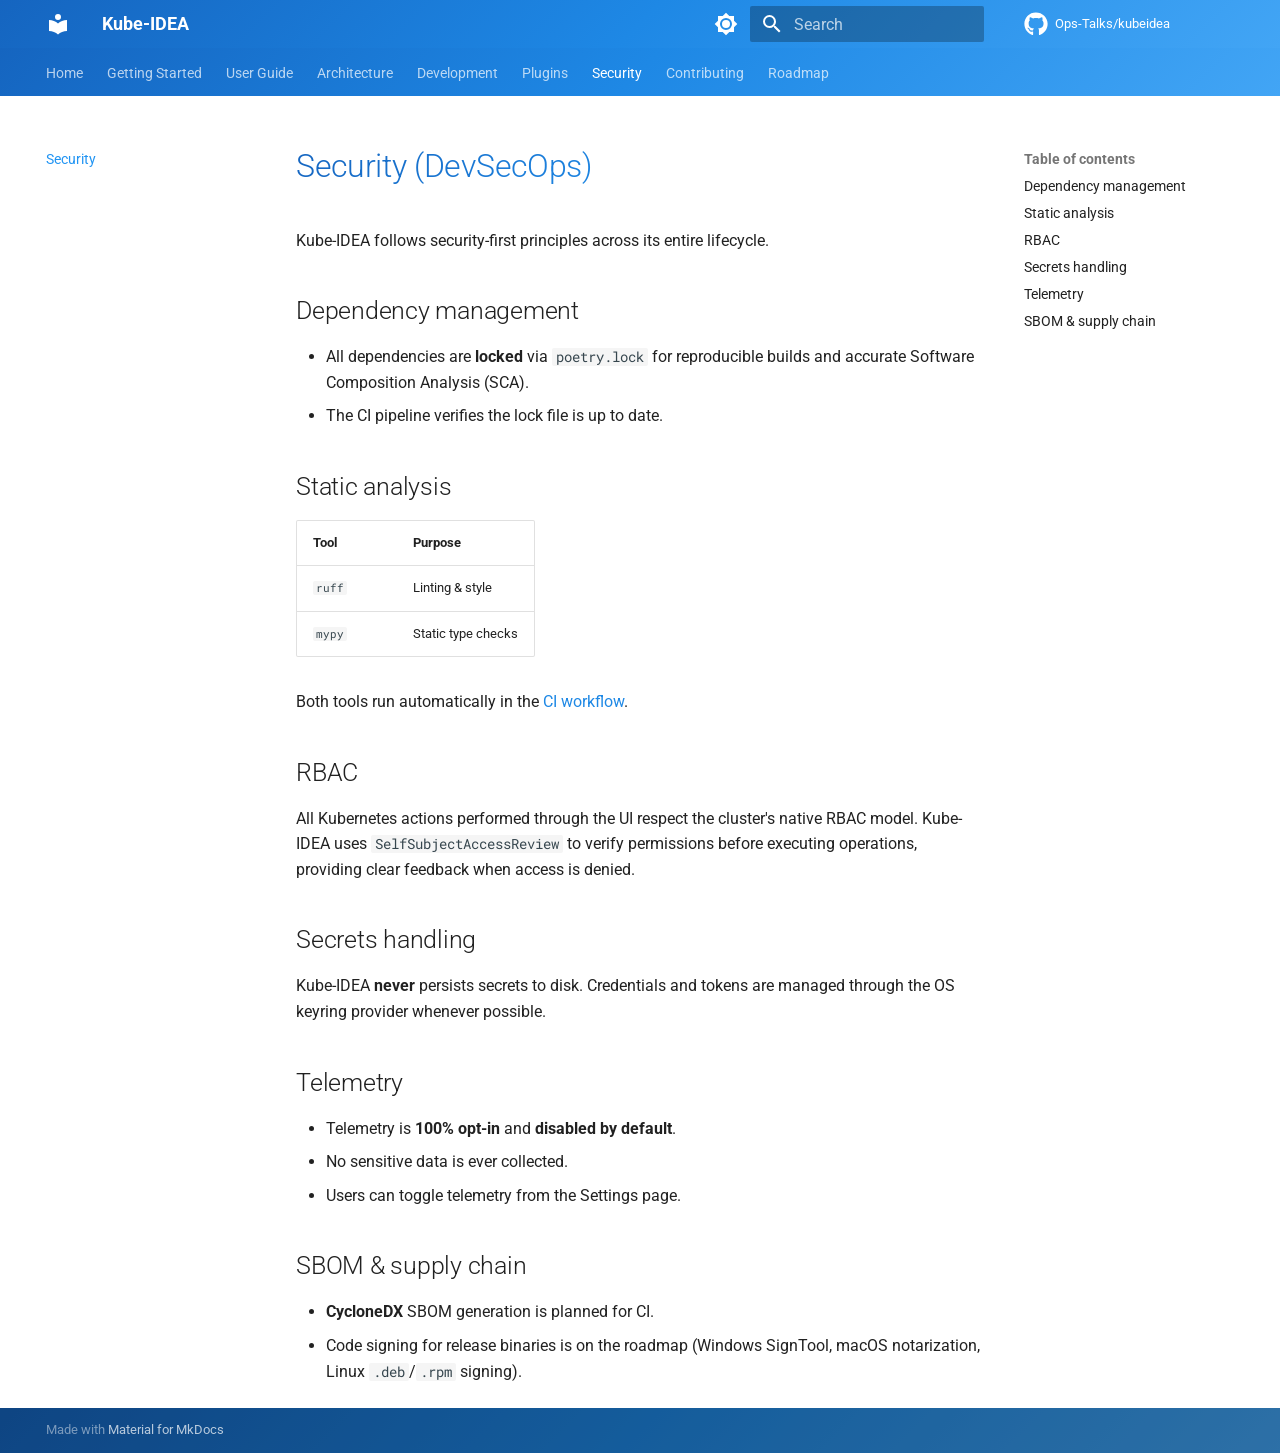
<file: security/index.html>
<!doctype html>
<html lang="en" class="no-js">
  <head>
    
      <meta charset="utf-8">
      <meta name="viewport" content="width=device-width,initial-scale=1">
      
        <meta name="description" content="Kubernetes desktop IDE built with Python (Flet + Poetry).">
      
      
      
        <link rel="canonical" href="https://ops-talks.github.io/kubeidea/security/">
      
      
        <link rel="prev" href="../plugins/">
      
      
        <link rel="next" href="../contributing/">
      
      
        
      
      
      <link rel="icon" href="../assets/images/favicon.png">
      <meta name="generator" content="mkdocs-1.6.1, mkdocs-material-9.7.6">
    
    
      
        <title>Security - Kube-IDEA</title>
      
    
    
      <link rel="stylesheet" href="../assets/stylesheets/main.484c7ddc.min.css">
      
        
        <link rel="stylesheet" href="../assets/stylesheets/palette.ab4e12ef.min.css">
      
      


    
    
      
    
    
      
        
        
        <link rel="preconnect" href="https://fonts.gstatic.com" crossorigin>
        <link rel="stylesheet" href="https://fonts.googleapis.com/css?family=Roboto:300,300i,400,400i,700,700i%7CRoboto+Mono:400,400i,700,700i&display=fallback">
        <style>:root{--md-text-font:"Roboto";--md-code-font:"Roboto Mono"}</style>
      
    
    
      <link rel="stylesheet" href="../stylesheets/extra.css">
    
    <script>__md_scope=new URL("..",location),__md_hash=e=>[...e].reduce(((e,_)=>(e<<5)-e+_.charCodeAt(0)),0),__md_get=(e,_=localStorage,t=__md_scope)=>JSON.parse(_.getItem(t.pathname+"."+e)),__md_set=(e,_,t=localStorage,a=__md_scope)=>{try{t.setItem(a.pathname+"."+e,JSON.stringify(_))}catch(e){}}</script>
    
      

    
    
  </head>
  
  
    
    
      
    
    
    
    
    <body dir="ltr" data-md-color-scheme="default" data-md-color-primary="blue" data-md-color-accent="light-blue">
  
    
    <input class="md-toggle" data-md-toggle="drawer" type="checkbox" id="__drawer" autocomplete="off">
    <input class="md-toggle" data-md-toggle="search" type="checkbox" id="__search" autocomplete="off">
    <label class="md-overlay" for="__drawer"></label>
    <div data-md-component="skip">
      
        
        <a href="#security-devsecops" class="md-skip">
          Skip to content
        </a>
      
    </div>
    <div data-md-component="announce">
      
    </div>
    
    
      

<header class="md-header" data-md-component="header">
  <nav class="md-header__inner md-grid" aria-label="Header">
    <a href=".." title="Kube-IDEA" class="md-header__button md-logo" aria-label="Kube-IDEA" data-md-component="logo">
      
  
  <svg xmlns="http://www.w3.org/2000/svg" viewBox="0 0 24 24"><path d="M12 8a3 3 0 0 0 3-3 3 3 0 0 0-3-3 3 3 0 0 0-3 3 3 3 0 0 0 3 3m0 3.54C9.64 9.35 6.5 8 3 8v11c3.5 0 6.64 1.35 9 3.54 2.36-2.19 5.5-3.54 9-3.54V8c-3.5 0-6.64 1.35-9 3.54"/></svg>

    </a>
    <label class="md-header__button md-icon" for="__drawer">
      
      <svg xmlns="http://www.w3.org/2000/svg" viewBox="0 0 24 24"><path d="M3 6h18v2H3zm0 5h18v2H3zm0 5h18v2H3z"/></svg>
    </label>
    <div class="md-header__title" data-md-component="header-title">
      <div class="md-header__ellipsis">
        <div class="md-header__topic">
          <span class="md-ellipsis">
            Kube-IDEA
          </span>
        </div>
        <div class="md-header__topic" data-md-component="header-topic">
          <span class="md-ellipsis">
            
              Security
            
          </span>
        </div>
      </div>
    </div>
    
      
        <form class="md-header__option" data-md-component="palette">
  
    
    
    
    <input class="md-option" data-md-color-media="(prefers-color-scheme: light)" data-md-color-scheme="default" data-md-color-primary="blue" data-md-color-accent="light-blue"  aria-label="Switch to dark mode"  type="radio" name="__palette" id="__palette_0">
    
      <label class="md-header__button md-icon" title="Switch to dark mode" for="__palette_1" hidden>
        <svg xmlns="http://www.w3.org/2000/svg" viewBox="0 0 24 24"><path d="M12 8a4 4 0 0 0-4 4 4 4 0 0 0 4 4 4 4 0 0 0 4-4 4 4 0 0 0-4-4m0 10a6 6 0 0 1-6-6 6 6 0 0 1 6-6 6 6 0 0 1 6 6 6 6 0 0 1-6 6m8-9.31V4h-4.69L12 .69 8.69 4H4v4.69L.69 12 4 15.31V20h4.69L12 23.31 15.31 20H20v-4.69L23.31 12z"/></svg>
      </label>
    
  
    
    
    
    <input class="md-option" data-md-color-media="(prefers-color-scheme: dark)" data-md-color-scheme="slate" data-md-color-primary="blue" data-md-color-accent="light-blue"  aria-label="Switch to light mode"  type="radio" name="__palette" id="__palette_1">
    
      <label class="md-header__button md-icon" title="Switch to light mode" for="__palette_0" hidden>
        <svg xmlns="http://www.w3.org/2000/svg" viewBox="0 0 24 24"><path d="M12 18c-.89 0-1.74-.2-2.5-.55C11.56 16.5 13 14.42 13 12s-1.44-4.5-3.5-5.45C10.26 6.2 11.11 6 12 6a6 6 0 0 1 6 6 6 6 0 0 1-6 6m8-9.31V4h-4.69L12 .69 8.69 4H4v4.69L.69 12 4 15.31V20h4.69L12 23.31 15.31 20H20v-4.69L23.31 12z"/></svg>
      </label>
    
  
</form>
      
    
    
      <script>var palette=__md_get("__palette");if(palette&&palette.color){if("(prefers-color-scheme)"===palette.color.media){var media=matchMedia("(prefers-color-scheme: light)"),input=document.querySelector(media.matches?"[data-md-color-media='(prefers-color-scheme: light)']":"[data-md-color-media='(prefers-color-scheme: dark)']");palette.color.media=input.getAttribute("data-md-color-media"),palette.color.scheme=input.getAttribute("data-md-color-scheme"),palette.color.primary=input.getAttribute("data-md-color-primary"),palette.color.accent=input.getAttribute("data-md-color-accent")}for(var[key,value]of Object.entries(palette.color))document.body.setAttribute("data-md-color-"+key,value)}</script>
    
    
    
      
      
        <label class="md-header__button md-icon" for="__search">
          
          <svg xmlns="http://www.w3.org/2000/svg" viewBox="0 0 24 24"><path d="M9.5 3A6.5 6.5 0 0 1 16 9.5c0 1.61-.59 3.09-1.56 4.23l.27.27h.79l5 5-1.5 1.5-5-5v-.79l-.27-.27A6.52 6.52 0 0 1 9.5 16 6.5 6.5 0 0 1 3 9.5 6.5 6.5 0 0 1 9.5 3m0 2C7 5 5 7 5 9.5S7 14 9.5 14 14 12 14 9.5 12 5 9.5 5"/></svg>
        </label>
        <div class="md-search" data-md-component="search" role="dialog">
  <label class="md-search__overlay" for="__search"></label>
  <div class="md-search__inner" role="search">
    <form class="md-search__form" name="search">
      <input type="text" class="md-search__input" name="query" aria-label="Search" placeholder="Search" autocapitalize="off" autocorrect="off" autocomplete="off" spellcheck="false" data-md-component="search-query" required>
      <label class="md-search__icon md-icon" for="__search">
        
        <svg xmlns="http://www.w3.org/2000/svg" viewBox="0 0 24 24"><path d="M9.5 3A6.5 6.5 0 0 1 16 9.5c0 1.61-.59 3.09-1.56 4.23l.27.27h.79l5 5-1.5 1.5-5-5v-.79l-.27-.27A6.52 6.52 0 0 1 9.5 16 6.5 6.5 0 0 1 3 9.5 6.5 6.5 0 0 1 9.5 3m0 2C7 5 5 7 5 9.5S7 14 9.5 14 14 12 14 9.5 12 5 9.5 5"/></svg>
        
        <svg xmlns="http://www.w3.org/2000/svg" viewBox="0 0 24 24"><path d="M20 11v2H8l5.5 5.5-1.42 1.42L4.16 12l7.92-7.92L13.5 5.5 8 11z"/></svg>
      </label>
      <nav class="md-search__options" aria-label="Search">
        
        <button type="reset" class="md-search__icon md-icon" title="Clear" aria-label="Clear" tabindex="-1">
          
          <svg xmlns="http://www.w3.org/2000/svg" viewBox="0 0 24 24"><path d="M19 6.41 17.59 5 12 10.59 6.41 5 5 6.41 10.59 12 5 17.59 6.41 19 12 13.41 17.59 19 19 17.59 13.41 12z"/></svg>
        </button>
      </nav>
      
        <div class="md-search__suggest" data-md-component="search-suggest"></div>
      
    </form>
    <div class="md-search__output">
      <div class="md-search__scrollwrap" tabindex="0" data-md-scrollfix>
        <div class="md-search-result" data-md-component="search-result">
          <div class="md-search-result__meta">
            Initializing search
          </div>
          <ol class="md-search-result__list" role="presentation"></ol>
        </div>
      </div>
    </div>
  </div>
</div>
      
    
    
      <div class="md-header__source">
        <a href="https://github.com/Ops-Talks/kubeidea" title="Go to repository" class="md-source" data-md-component="source">
  <div class="md-source__icon md-icon">
    
    <svg xmlns="http://www.w3.org/2000/svg" viewBox="0 0 512 512"><!--! Font Awesome Free 7.1.0 by @fontawesome - https://fontawesome.com License - https://fontawesome.com/license/free (Icons: CC BY 4.0, Fonts: SIL OFL 1.1, Code: MIT License) Copyright 2025 Fonticons, Inc.--><path d="M173.9 397.4c0 2-2.3 3.6-5.2 3.6-3.3.3-5.6-1.3-5.6-3.6 0-2 2.3-3.6 5.2-3.6 3-.3 5.6 1.3 5.6 3.6m-31.1-4.5c-.7 2 1.3 4.3 4.3 4.9 2.6 1 5.6 0 6.2-2s-1.3-4.3-4.3-5.2c-2.6-.7-5.5.3-6.2 2.3m44.2-1.7c-2.9.7-4.9 2.6-4.6 4.9.3 2 2.9 3.3 5.9 2.6 2.9-.7 4.9-2.6 4.6-4.6-.3-1.9-3-3.2-5.9-2.9M252.8 8C114.1 8 8 113.3 8 252c0 110.9 69.8 205.8 169.5 239.2 12.8 2.3 17.3-5.6 17.3-12.1 0-6.2-.3-40.4-.3-61.4 0 0-70 15-84.7-29.8 0 0-11.4-29.1-27.8-36.6 0 0-22.9-15.7 1.6-15.4 0 0 24.9 2 38.6 25.8 21.9 38.6 58.6 27.5 72.9 20.9 2.3-16 8.8-27.1 16-33.7-55.9-6.2-112.3-14.3-112.3-110.5 0-27.5 7.6-41.3 23.6-58.9-2.6-6.5-11.1-33.3 2.6-67.9 20.9-6.5 69 27 69 27 20-5.6 41.5-8.5 62.8-8.5s42.8 2.9 62.8 8.5c0 0 48.1-33.6 69-27 13.7 34.7 5.2 61.4 2.6 67.9 16 17.7 25.8 31.5 25.8 58.9 0 96.5-58.9 104.2-114.8 110.5 9.2 7.9 17 22.9 17 46.4 0 33.7-.3 75.4-.3 83.6 0 6.5 4.6 14.4 17.3 12.1C436.2 457.8 504 362.9 504 252 504 113.3 391.5 8 252.8 8M105.2 352.9c-1.3 1-1 3.3.7 5.2 1.6 1.6 3.9 2.3 5.2 1 1.3-1 1-3.3-.7-5.2-1.6-1.6-3.9-2.3-5.2-1m-10.8-8.1c-.7 1.3.3 2.9 2.3 3.9 1.6 1 3.6.7 4.3-.7.7-1.3-.3-2.9-2.3-3.9-2-.6-3.6-.3-4.3.7m32.4 35.6c-1.6 1.3-1 4.3 1.3 6.2 2.3 2.3 5.2 2.6 6.5 1 1.3-1.3.7-4.3-1.3-6.2-2.2-2.3-5.2-2.6-6.5-1m-11.4-14.7c-1.6 1-1.6 3.6 0 5.9s4.3 3.3 5.6 2.3c1.6-1.3 1.6-3.9 0-6.2-1.4-2.3-4-3.3-5.6-2"/></svg>
  </div>
  <div class="md-source__repository">
    Ops-Talks/kubeidea
  </div>
</a>
      </div>
    
  </nav>
  
</header>
    
    <div class="md-container" data-md-component="container">
      
      
        
          
            
<nav class="md-tabs" aria-label="Tabs" data-md-component="tabs">
  <div class="md-grid">
    <ul class="md-tabs__list">
      
        
  
  
  
  
    <li class="md-tabs__item">
      <a href=".." class="md-tabs__link">
        
  
  
    
  
  Home

      </a>
    </li>
  

      
        
  
  
  
  
    <li class="md-tabs__item">
      <a href="../getting-started/" class="md-tabs__link">
        
  
  
    
  
  Getting Started

      </a>
    </li>
  

      
        
  
  
  
  
    
    
      <li class="md-tabs__item">
        <a href="../explorer/" class="md-tabs__link">
          
  
  
  User Guide

        </a>
      </li>
    
  

      
        
  
  
  
  
    <li class="md-tabs__item">
      <a href="../architecture/" class="md-tabs__link">
        
  
  
    
  
  Architecture

      </a>
    </li>
  

      
        
  
  
  
  
    <li class="md-tabs__item">
      <a href="../development/" class="md-tabs__link">
        
  
  
    
  
  Development

      </a>
    </li>
  

      
        
  
  
  
  
    <li class="md-tabs__item">
      <a href="../plugins/" class="md-tabs__link">
        
  
  
    
  
  Plugins

      </a>
    </li>
  

      
        
  
  
  
    
  
  
    <li class="md-tabs__item md-tabs__item--active">
      <a href="./" class="md-tabs__link">
        
  
  
    
  
  Security

      </a>
    </li>
  

      
        
  
  
  
  
    <li class="md-tabs__item">
      <a href="../contributing/" class="md-tabs__link">
        
  
  
    
  
  Contributing

      </a>
    </li>
  

      
        
  
  
  
  
    <li class="md-tabs__item">
      <a href="../roadmap/" class="md-tabs__link">
        
  
  
    
  
  Roadmap

      </a>
    </li>
  

      
    </ul>
  </div>
</nav>
          
        
      
      <main class="md-main" data-md-component="main">
        <div class="md-main__inner md-grid">
          
            
              
              <div class="md-sidebar md-sidebar--primary" data-md-component="sidebar" data-md-type="navigation" >
                <div class="md-sidebar__scrollwrap">
                  <div class="md-sidebar__inner">
                    


  


<nav class="md-nav md-nav--primary md-nav--lifted" aria-label="Navigation" data-md-level="0">
  <label class="md-nav__title" for="__drawer">
    <a href=".." title="Kube-IDEA" class="md-nav__button md-logo" aria-label="Kube-IDEA" data-md-component="logo">
      
  
  <svg xmlns="http://www.w3.org/2000/svg" viewBox="0 0 24 24"><path d="M12 8a3 3 0 0 0 3-3 3 3 0 0 0-3-3 3 3 0 0 0-3 3 3 3 0 0 0 3 3m0 3.54C9.64 9.35 6.5 8 3 8v11c3.5 0 6.64 1.35 9 3.54 2.36-2.19 5.5-3.54 9-3.54V8c-3.5 0-6.64 1.35-9 3.54"/></svg>

    </a>
    Kube-IDEA
  </label>
  
    <div class="md-nav__source">
      <a href="https://github.com/Ops-Talks/kubeidea" title="Go to repository" class="md-source" data-md-component="source">
  <div class="md-source__icon md-icon">
    
    <svg xmlns="http://www.w3.org/2000/svg" viewBox="0 0 512 512"><!--! Font Awesome Free 7.1.0 by @fontawesome - https://fontawesome.com License - https://fontawesome.com/license/free (Icons: CC BY 4.0, Fonts: SIL OFL 1.1, Code: MIT License) Copyright 2025 Fonticons, Inc.--><path d="M173.9 397.4c0 2-2.3 3.6-5.2 3.6-3.3.3-5.6-1.3-5.6-3.6 0-2 2.3-3.6 5.2-3.6 3-.3 5.6 1.3 5.6 3.6m-31.1-4.5c-.7 2 1.3 4.3 4.3 4.9 2.6 1 5.6 0 6.2-2s-1.3-4.3-4.3-5.2c-2.6-.7-5.5.3-6.2 2.3m44.2-1.7c-2.9.7-4.9 2.6-4.6 4.9.3 2 2.9 3.3 5.9 2.6 2.9-.7 4.9-2.6 4.6-4.6-.3-1.9-3-3.2-5.9-2.9M252.8 8C114.1 8 8 113.3 8 252c0 110.9 69.8 205.8 169.5 239.2 12.8 2.3 17.3-5.6 17.3-12.1 0-6.2-.3-40.4-.3-61.4 0 0-70 15-84.7-29.8 0 0-11.4-29.1-27.8-36.6 0 0-22.9-15.7 1.6-15.4 0 0 24.9 2 38.6 25.8 21.9 38.6 58.6 27.5 72.9 20.9 2.3-16 8.8-27.1 16-33.7-55.9-6.2-112.3-14.3-112.3-110.5 0-27.5 7.6-41.3 23.6-58.9-2.6-6.5-11.1-33.3 2.6-67.9 20.9-6.5 69 27 69 27 20-5.6 41.5-8.5 62.8-8.5s42.8 2.9 62.8 8.5c0 0 48.1-33.6 69-27 13.7 34.7 5.2 61.4 2.6 67.9 16 17.7 25.8 31.5 25.8 58.9 0 96.5-58.9 104.2-114.8 110.5 9.2 7.9 17 22.9 17 46.4 0 33.7-.3 75.4-.3 83.6 0 6.5 4.6 14.4 17.3 12.1C436.2 457.8 504 362.9 504 252 504 113.3 391.5 8 252.8 8M105.2 352.9c-1.3 1-1 3.3.7 5.2 1.6 1.6 3.9 2.3 5.2 1 1.3-1 1-3.3-.7-5.2-1.6-1.6-3.9-2.3-5.2-1m-10.8-8.1c-.7 1.3.3 2.9 2.3 3.9 1.6 1 3.6.7 4.3-.7.7-1.3-.3-2.9-2.3-3.9-2-.6-3.6-.3-4.3.7m32.4 35.6c-1.6 1.3-1 4.3 1.3 6.2 2.3 2.3 5.2 2.6 6.5 1 1.3-1.3.7-4.3-1.3-6.2-2.2-2.3-5.2-2.6-6.5-1m-11.4-14.7c-1.6 1-1.6 3.6 0 5.9s4.3 3.3 5.6 2.3c1.6-1.3 1.6-3.9 0-6.2-1.4-2.3-4-3.3-5.6-2"/></svg>
  </div>
  <div class="md-source__repository">
    Ops-Talks/kubeidea
  </div>
</a>
    </div>
  
  <ul class="md-nav__list" data-md-scrollfix>
    
      
      
  
  
  
  
    <li class="md-nav__item">
      <a href=".." class="md-nav__link">
        
  
  
  <span class="md-ellipsis">
    
  
    Home
  

    
  </span>
  
  

      </a>
    </li>
  

    
      
      
  
  
  
  
    <li class="md-nav__item">
      <a href="../getting-started/" class="md-nav__link">
        
  
  
  <span class="md-ellipsis">
    
  
    Getting Started
  

    
  </span>
  
  

      </a>
    </li>
  

    
      
      
  
  
  
  
    
    
    
    
      
      
        
      
    
    
    <li class="md-nav__item md-nav__item--nested">
      
        
        
        <input class="md-nav__toggle md-toggle " type="checkbox" id="__nav_3" >
        
          
          <label class="md-nav__link" for="__nav_3" id="__nav_3_label" tabindex="0">
            
  
  
  <span class="md-ellipsis">
    
  
    User Guide
  

    
  </span>
  
  

            <span class="md-nav__icon md-icon"></span>
          </label>
        
        <nav class="md-nav" data-md-level="1" aria-labelledby="__nav_3_label" aria-expanded="false">
          <label class="md-nav__title" for="__nav_3">
            <span class="md-nav__icon md-icon"></span>
            
  
    User Guide
  

          </label>
          <ul class="md-nav__list" data-md-scrollfix>
            
              
                
  
  
  
  
    <li class="md-nav__item">
      <a href="../explorer/" class="md-nav__link">
        
  
  
  <span class="md-ellipsis">
    
  
    Resource Explorer
  

    
  </span>
  
  

      </a>
    </li>
  

              
            
          </ul>
        </nav>
      
    </li>
  

    
      
      
  
  
  
  
    <li class="md-nav__item">
      <a href="../architecture/" class="md-nav__link">
        
  
  
  <span class="md-ellipsis">
    
  
    Architecture
  

    
  </span>
  
  

      </a>
    </li>
  

    
      
      
  
  
  
  
    <li class="md-nav__item">
      <a href="../development/" class="md-nav__link">
        
  
  
  <span class="md-ellipsis">
    
  
    Development
  

    
  </span>
  
  

      </a>
    </li>
  

    
      
      
  
  
  
  
    <li class="md-nav__item">
      <a href="../plugins/" class="md-nav__link">
        
  
  
  <span class="md-ellipsis">
    
  
    Plugins
  

    
  </span>
  
  

      </a>
    </li>
  

    
      
      
  
  
    
  
  
  
    <li class="md-nav__item md-nav__item--active">
      
      <input class="md-nav__toggle md-toggle" type="checkbox" id="__toc">
      
      
        
      
      
        <label class="md-nav__link md-nav__link--active" for="__toc">
          
  
  
  <span class="md-ellipsis">
    
  
    Security
  

    
  </span>
  
  

          <span class="md-nav__icon md-icon"></span>
        </label>
      
      <a href="./" class="md-nav__link md-nav__link--active">
        
  
  
  <span class="md-ellipsis">
    
  
    Security
  

    
  </span>
  
  

      </a>
      
        

<nav class="md-nav md-nav--secondary" aria-label="Table of contents">
  
  
  
    
  
  
    <label class="md-nav__title" for="__toc">
      <span class="md-nav__icon md-icon"></span>
      Table of contents
    </label>
    <ul class="md-nav__list" data-md-component="toc" data-md-scrollfix>
      
        <li class="md-nav__item">
  <a href="#dependency-management" class="md-nav__link">
    <span class="md-ellipsis">
      
        Dependency management
      
    </span>
  </a>
  
</li>
      
        <li class="md-nav__item">
  <a href="#static-analysis" class="md-nav__link">
    <span class="md-ellipsis">
      
        Static analysis
      
    </span>
  </a>
  
</li>
      
        <li class="md-nav__item">
  <a href="#rbac" class="md-nav__link">
    <span class="md-ellipsis">
      
        RBAC
      
    </span>
  </a>
  
</li>
      
        <li class="md-nav__item">
  <a href="#secrets-handling" class="md-nav__link">
    <span class="md-ellipsis">
      
        Secrets handling
      
    </span>
  </a>
  
</li>
      
        <li class="md-nav__item">
  <a href="#telemetry" class="md-nav__link">
    <span class="md-ellipsis">
      
        Telemetry
      
    </span>
  </a>
  
</li>
      
        <li class="md-nav__item">
  <a href="#sbom-supply-chain" class="md-nav__link">
    <span class="md-ellipsis">
      
        SBOM &amp; supply chain
      
    </span>
  </a>
  
</li>
      
    </ul>
  
</nav>
      
    </li>
  

    
      
      
  
  
  
  
    <li class="md-nav__item">
      <a href="../contributing/" class="md-nav__link">
        
  
  
  <span class="md-ellipsis">
    
  
    Contributing
  

    
  </span>
  
  

      </a>
    </li>
  

    
      
      
  
  
  
  
    <li class="md-nav__item">
      <a href="../roadmap/" class="md-nav__link">
        
  
  
  <span class="md-ellipsis">
    
  
    Roadmap
  

    
  </span>
  
  

      </a>
    </li>
  

    
  </ul>
</nav>
                  </div>
                </div>
              </div>
            
            
              
              <div class="md-sidebar md-sidebar--secondary" data-md-component="sidebar" data-md-type="toc" >
                <div class="md-sidebar__scrollwrap">
                  <div class="md-sidebar__inner">
                    

<nav class="md-nav md-nav--secondary" aria-label="Table of contents">
  
  
  
    
  
  
    <label class="md-nav__title" for="__toc">
      <span class="md-nav__icon md-icon"></span>
      Table of contents
    </label>
    <ul class="md-nav__list" data-md-component="toc" data-md-scrollfix>
      
        <li class="md-nav__item">
  <a href="#dependency-management" class="md-nav__link">
    <span class="md-ellipsis">
      
        Dependency management
      
    </span>
  </a>
  
</li>
      
        <li class="md-nav__item">
  <a href="#static-analysis" class="md-nav__link">
    <span class="md-ellipsis">
      
        Static analysis
      
    </span>
  </a>
  
</li>
      
        <li class="md-nav__item">
  <a href="#rbac" class="md-nav__link">
    <span class="md-ellipsis">
      
        RBAC
      
    </span>
  </a>
  
</li>
      
        <li class="md-nav__item">
  <a href="#secrets-handling" class="md-nav__link">
    <span class="md-ellipsis">
      
        Secrets handling
      
    </span>
  </a>
  
</li>
      
        <li class="md-nav__item">
  <a href="#telemetry" class="md-nav__link">
    <span class="md-ellipsis">
      
        Telemetry
      
    </span>
  </a>
  
</li>
      
        <li class="md-nav__item">
  <a href="#sbom-supply-chain" class="md-nav__link">
    <span class="md-ellipsis">
      
        SBOM &amp; supply chain
      
    </span>
  </a>
  
</li>
      
    </ul>
  
</nav>
                  </div>
                </div>
              </div>
            
          
          
            <div class="md-content" data-md-component="content">
              
              <article class="md-content__inner md-typeset">
                
                  


  
  


<h1 id="security-devsecops">Security (DevSecOps)<a class="headerlink" href="#security-devsecops" title="Permanent link">&para;</a></h1>
<p>Kube-IDEA follows security-first principles across its entire lifecycle.</p>
<h2 id="dependency-management">Dependency management<a class="headerlink" href="#dependency-management" title="Permanent link">&para;</a></h2>
<ul>
<li>All dependencies are <strong>locked</strong> via <code>poetry.lock</code> for reproducible builds
  and accurate Software Composition Analysis (SCA).</li>
<li>The CI pipeline verifies the lock file is up to date.</li>
</ul>
<h2 id="static-analysis">Static analysis<a class="headerlink" href="#static-analysis" title="Permanent link">&para;</a></h2>
<table>
<thead>
<tr>
<th>Tool</th>
<th>Purpose</th>
</tr>
</thead>
<tbody>
<tr>
<td><code>ruff</code></td>
<td>Linting &amp; style</td>
</tr>
<tr>
<td><code>mypy</code></td>
<td>Static type checks</td>
</tr>
</tbody>
</table>
<p>Both tools run automatically in the
<a href="https://github.com/Ops-Talks/kubeidea/blob/main/.github/workflows/ci.yml">CI workflow</a>.</p>
<h2 id="rbac">RBAC<a class="headerlink" href="#rbac" title="Permanent link">&para;</a></h2>
<p>All Kubernetes actions performed through the UI respect the cluster's
native RBAC model. Kube-IDEA uses <code>SelfSubjectAccessReview</code> to verify
permissions before executing operations, providing clear feedback when
access is denied.</p>
<h2 id="secrets-handling">Secrets handling<a class="headerlink" href="#secrets-handling" title="Permanent link">&para;</a></h2>
<p>Kube-IDEA <strong>never</strong> persists secrets to disk. Credentials and tokens are
managed through the OS keyring provider whenever possible.</p>
<h2 id="telemetry">Telemetry<a class="headerlink" href="#telemetry" title="Permanent link">&para;</a></h2>
<ul>
<li>Telemetry is <strong>100% opt-in</strong> and <strong>disabled by default</strong>.</li>
<li>No sensitive data is ever collected.</li>
<li>Users can toggle telemetry from the Settings page.</li>
</ul>
<h2 id="sbom-supply-chain">SBOM &amp; supply chain<a class="headerlink" href="#sbom-supply-chain" title="Permanent link">&para;</a></h2>
<ul>
<li><strong>CycloneDX</strong> SBOM generation is planned for CI.</li>
<li>Code signing for release binaries is on the roadmap
  (Windows SignTool, macOS notarization, Linux <code>.deb</code>/<code>.rpm</code> signing).</li>
</ul>












                
              </article>
            </div>
          
          
<script>var target=document.getElementById(location.hash.slice(1));target&&target.name&&(target.checked=target.name.startsWith("__tabbed_"))</script>
        </div>
        
          <button type="button" class="md-top md-icon" data-md-component="top" hidden>
  
  <svg xmlns="http://www.w3.org/2000/svg" viewBox="0 0 24 24"><path d="M13 20h-2V8l-5.5 5.5-1.42-1.42L12 4.16l7.92 7.92-1.42 1.42L13 8z"/></svg>
  Back to top
</button>
        
      </main>
      
        <footer class="md-footer">
  
  <div class="md-footer-meta md-typeset">
    <div class="md-footer-meta__inner md-grid">
      <div class="md-copyright">
  
  
    Made with
    <a href="https://squidfunk.github.io/mkdocs-material/" target="_blank" rel="noopener">
      Material for MkDocs
    </a>
  
</div>
      
    </div>
  </div>
</footer>
      
    </div>
    <div class="md-dialog" data-md-component="dialog">
      <div class="md-dialog__inner md-typeset"></div>
    </div>
    
    
    
      
      
      <script id="__config" type="application/json">{"annotate": null, "base": "..", "features": ["navigation.instant", "navigation.tabs", "navigation.sections", "navigation.top", "search.suggest", "search.highlight", "content.code.copy"], "search": "../assets/javascripts/workers/search.2c215733.min.js", "tags": null, "translations": {"clipboard.copied": "Copied to clipboard", "clipboard.copy": "Copy to clipboard", "search.result.more.one": "1 more on this page", "search.result.more.other": "# more on this page", "search.result.none": "No matching documents", "search.result.one": "1 matching document", "search.result.other": "# matching documents", "search.result.placeholder": "Type to start searching", "search.result.term.missing": "Missing", "select.version": "Select version"}, "version": null}</script>
    
    
      <script src="../assets/javascripts/bundle.79ae519e.min.js"></script>
      
    
  </body>
</html>
</file>
<file: stylesheets/extra.css>
/* ── Kube-IDEA – custom gradient theme ─────────────────────────────── */

/* ---------- CSS custom properties (light mode) -------------------- */
:root {
  --ki-blue-start: #1565c0;      /* Material Blue 800  */
  --ki-blue-mid:   #1e88e5;      /* Material Blue 600  */
  --ki-blue-end:   #42a5f5;      /* Material Blue 400  */
  --ki-gradient:   linear-gradient(135deg, var(--ki-blue-start), var(--ki-blue-mid), var(--ki-blue-end));
}

/* ---------- CSS custom properties (dark / slate mode) ------------- */
[data-md-color-scheme="slate"] {
  --ki-blue-start: #0d47a1;      /* Material Blue 900  */
  --ki-blue-mid:   #1565c0;      /* Material Blue 800  */
  --ki-blue-end:   #1e88e5;      /* Material Blue 600  */
}

/* ---------- Header gradient -------------------------------------- */
.md-header {
  background: var(--ki-gradient);
}

/* ---------- Top-level navigation tabs gradient -------------------- */
.md-tabs {
  background: var(--ki-gradient);
}

/* ---------- Hero / page title area ------------------------------- */
.md-main .md-content h1 {
  background: var(--ki-gradient);
  -webkit-background-clip: text;
  background-clip: text;
  -webkit-text-fill-color: transparent;
}

/* ---------- Sidebar active link ---------------------------------- */
.md-nav__link--active,
.md-nav__link:is(:focus, :hover) {
  color: var(--ki-blue-mid);
}

/* ---------- Accent buttons / links ------------------------------- */
.md-typeset a {
  color: var(--ki-blue-mid);
}
.md-typeset a:is(:focus, :hover) {
  color: var(--ki-blue-start);
}

/* ---------- Admonition accent (info / note) ---------------------- */
.md-typeset .admonition.note,
.md-typeset details.note {
  border-color: var(--ki-blue-mid);
}

/* ---------- Footer gradient -------------------------------------- */
.md-footer {
  background: var(--ki-gradient);
}

/* ---------- Search bar focus ring -------------------------------- */
.md-search__form:is(:focus-within) {
  box-shadow: 0 0 0 2px var(--ki-blue-end);
}
</file>
<file: assets/stylesheets/main.484c7ddc.min.css>
@charset "UTF-8";html{-webkit-text-size-adjust:none;-moz-text-size-adjust:none;text-size-adjust:none;box-sizing:border-box}*,:after,:before{box-sizing:inherit}@media (prefers-reduced-motion){*,:after,:before{transition:none!important}}body{margin:0}a,button,input,label{-webkit-tap-highlight-color:transparent}a{color:inherit;text-decoration:none}hr{border:0;box-sizing:initial;display:block;height:.05rem;overflow:visible;padding:0}small{font-size:80%}sub,sup{line-height:1em}img{border-style:none}table{border-collapse:initial;border-spacing:0}td,th{font-weight:400;vertical-align:top}button{background:#0000;border:0;font-family:inherit;font-size:inherit;margin:0;padding:0}input{border:0;outline:none}:root{--md-primary-fg-color:#4051b5;--md-primary-fg-color--light:#5d6cc0;--md-primary-fg-color--dark:#303fa1;--md-primary-bg-color:#fff;--md-primary-bg-color--light:#ffffffb3;--md-accent-fg-color:#526cfe;--md-accent-fg-color--transparent:#526cfe1a;--md-accent-bg-color:#fff;--md-accent-bg-color--light:#ffffffb3}[data-md-color-scheme=default]{color-scheme:light}[data-md-color-scheme=default] img[src$="#gh-dark-mode-only"],[data-md-color-scheme=default] img[src$="#only-dark"]{display:none}:root,[data-md-color-scheme=default]{--md-hue:225deg;--md-default-fg-color:#000000de;--md-default-fg-color--light:#0000008a;--md-default-fg-color--lighter:#00000052;--md-default-fg-color--lightest:#00000012;--md-default-bg-color:#fff;--md-default-bg-color--light:#ffffffb3;--md-default-bg-color--lighter:#ffffff4d;--md-default-bg-color--lightest:#ffffff1f;--md-code-fg-color:#36464e;--md-code-bg-color:#f5f5f5;--md-code-bg-color--light:#f5f5f5b3;--md-code-bg-color--lighter:#f5f5f54d;--md-code-hl-color:#4287ff;--md-code-hl-color--light:#4287ff1a;--md-code-hl-number-color:#d52a2a;--md-code-hl-special-color:#db1457;--md-code-hl-function-color:#a846b9;--md-code-hl-constant-color:#6e59d9;--md-code-hl-keyword-color:#3f6ec6;--md-code-hl-string-color:#1c7d4d;--md-code-hl-name-color:var(--md-code-fg-color);--md-code-hl-operator-color:var(--md-default-fg-color--light);--md-code-hl-punctuation-color:var(--md-default-fg-color--light);--md-code-hl-comment-color:var(--md-default-fg-color--light);--md-code-hl-generic-color:var(--md-default-fg-color--light);--md-code-hl-variable-color:var(--md-default-fg-color--light);--md-typeset-color:var(--md-default-fg-color);--md-typeset-a-color:var(--md-primary-fg-color);--md-typeset-del-color:#f5503d26;--md-typeset-ins-color:#0bd57026;--md-typeset-kbd-color:#fafafa;--md-typeset-kbd-accent-color:#fff;--md-typeset-kbd-border-color:#b8b8b8;--md-typeset-mark-color:#ffff0080;--md-typeset-table-color:#0000001f;--md-typeset-table-color--light:rgba(0,0,0,.035);--md-admonition-fg-color:var(--md-default-fg-color);--md-admonition-bg-color:var(--md-default-bg-color);--md-warning-fg-color:#000000de;--md-warning-bg-color:#ff9;--md-footer-fg-color:#fff;--md-footer-fg-color--light:#ffffffb3;--md-footer-fg-color--lighter:#ffffff73;--md-footer-bg-color:#000000de;--md-footer-bg-color--dark:#00000052;--md-shadow-z1:0 0.2rem 0.5rem #0000000d,0 0 0.05rem #0000001a;--md-shadow-z2:0 0.2rem 0.5rem #0000001a,0 0 0.05rem #00000040;--md-shadow-z3:0 0.2rem 0.5rem #0003,0 0 0.05rem #00000059}.md-icon svg{fill:currentcolor;display:block;height:1.2rem;width:1.2rem}body{-webkit-font-smoothing:antialiased;-moz-osx-font-smoothing:grayscale;--md-text-font-family:var(--md-text-font,_),-apple-system,BlinkMacSystemFont,Helvetica,Arial,sans-serif;--md-code-font-family:var(--md-code-font,_),SFMono-Regular,Consolas,Menlo,monospace}aside,body,input{font-feature-settings:"kern","liga";color:var(--md-typeset-color);font-family:var(--md-text-font-family)}code,kbd,pre{font-feature-settings:"kern";font-family:var(--md-code-font-family)}:root{--md-typeset-table-sort-icon:url('data:image/svg+xml;charset=utf-8,<svg xmlns="http://www.w3.org/2000/svg" viewBox="0 0 24 24"><path d="m18 21-4-4h3V7h-3l4-4 4 4h-3v10h3M2 19v-2h10v2M2 13v-2h7v2M2 7V5h4v2z"/></svg>');--md-typeset-table-sort-icon--asc:url('data:image/svg+xml;charset=utf-8,<svg xmlns="http://www.w3.org/2000/svg" viewBox="0 0 24 24"><path d="M19 17h3l-4 4-4-4h3V3h2M2 17h10v2H2M6 5v2H2V5m0 6h7v2H2z"/></svg>');--md-typeset-table-sort-icon--desc:url('data:image/svg+xml;charset=utf-8,<svg xmlns="http://www.w3.org/2000/svg" viewBox="0 0 24 24"><path d="M19 7h3l-4-4-4 4h3v14h2M2 17h10v2H2M6 5v2H2V5m0 6h7v2H2z"/></svg>')}.md-typeset{-webkit-print-color-adjust:exact;color-adjust:exact;font-size:.8rem;line-height:1.6;overflow-wrap:break-word}@media print{.md-typeset{font-size:.68rem}}.md-typeset blockquote,.md-typeset dl,.md-typeset figure,.md-typeset ol,.md-typeset pre,.md-typeset ul{margin-bottom:1em;margin-top:1em}.md-typeset h1{color:var(--md-default-fg-color--light);font-size:2em;line-height:1.3;margin:0 0 1.25em}.md-typeset h1,.md-typeset h2{font-weight:300;letter-spacing:-.01em}.md-typeset h2{font-size:1.5625em;line-height:1.4;margin:1.6em 0 .64em}.md-typeset h3{font-size:1.25em;font-weight:400;letter-spacing:-.01em;line-height:1.5;margin:1.6em 0 .8em}.md-typeset h2+h3{margin-top:.8em}.md-typeset h4{font-weight:700;letter-spacing:-.01em;margin:1em 0}.md-typeset h5,.md-typeset h6{color:var(--md-default-fg-color--light);font-size:.8em;font-weight:700;letter-spacing:-.01em;margin:1.25em 0}.md-typeset h5{text-transform:uppercase}.md-typeset h5 code{text-transform:none}.md-typeset hr{border-bottom:.05rem solid var(--md-default-fg-color--lightest);display:flow-root;margin:1.5em 0}.md-typeset a{color:var(--md-typeset-a-color);word-break:break-word}.md-typeset a,.md-typeset a:before{transition:color 125ms}.md-typeset a:focus,.md-typeset a:hover{color:var(--md-accent-fg-color)}.md-typeset a:focus code,.md-typeset a:hover code{background-color:var(--md-accent-fg-color--transparent);color:var(--md-accent-fg-color)}.md-typeset a code{color:var(--md-typeset-a-color)}.md-typeset a.focus-visible{outline-color:var(--md-accent-fg-color);outline-offset:.2rem}.md-typeset code,.md-typeset kbd,.md-typeset pre{color:var(--md-code-fg-color);direction:ltr;font-variant-ligatures:none;transition:background-color 125ms}@media print{.md-typeset code,.md-typeset kbd,.md-typeset pre{white-space:pre-wrap}}.md-typeset code{background-color:var(--md-code-bg-color);border-radius:.1rem;-webkit-box-decoration-break:clone;box-decoration-break:clone;font-size:.85em;padding:0 .2941176471em;transition:color 125ms,background-color 125ms;word-break:break-word}.md-typeset code:not(.focus-visible){-webkit-tap-highlight-color:transparent;outline:none}.md-typeset pre{display:flow-root;line-height:1.4;position:relative}.md-typeset pre>code{-webkit-box-decoration-break:slice;box-decoration-break:slice;box-shadow:none;display:block;margin:0;outline-color:var(--md-accent-fg-color);overflow:auto;padding:.7720588235em 1.1764705882em;scrollbar-color:var(--md-default-fg-color--lighter) #0000;scrollbar-width:thin;touch-action:auto;word-break:normal}.md-typeset pre>code:hover{scrollbar-color:var(--md-accent-fg-color) #0000}.md-typeset pre>code::-webkit-scrollbar{height:.2rem;width:.2rem}.md-typeset pre>code::-webkit-scrollbar-thumb{background-color:var(--md-default-fg-color--lighter)}.md-typeset pre>code::-webkit-scrollbar-thumb:hover{background-color:var(--md-accent-fg-color)}.md-typeset kbd{background-color:var(--md-typeset-kbd-color);border-radius:.1rem;box-shadow:0 .1rem 0 .05rem var(--md-typeset-kbd-border-color),0 .1rem 0 var(--md-typeset-kbd-border-color),0 -.1rem .2rem var(--md-typeset-kbd-accent-color) inset;color:var(--md-default-fg-color);display:inline-block;font-size:.75em;padding:0 .6666666667em;vertical-align:text-top;word-break:break-word}.md-typeset mark{background-color:var(--md-typeset-mark-color);-webkit-box-decoration-break:clone;box-decoration-break:clone;color:inherit;word-break:break-word}.md-typeset abbr{cursor:help;text-decoration:none}.md-typeset [data-preview],.md-typeset abbr{border-bottom:.05rem dotted var(--md-default-fg-color--light)}.md-typeset small{opacity:.75}[dir=ltr] .md-typeset sub,[dir=ltr] .md-typeset sup{margin-left:.078125em}[dir=rtl] .md-typeset sub,[dir=rtl] .md-typeset sup{margin-right:.078125em}[dir=ltr] .md-typeset blockquote{padding-left:.6rem}[dir=rtl] .md-typeset blockquote{padding-right:.6rem}[dir=ltr] .md-typeset blockquote{border-left:.2rem solid var(--md-default-fg-color--lighter)}[dir=rtl] .md-typeset blockquote{border-right:.2rem solid var(--md-default-fg-color--lighter)}.md-typeset blockquote{color:var(--md-default-fg-color--light);margin-left:0;margin-right:0}.md-typeset ul{list-style-type:disc}.md-typeset ul[type]{list-style-type:revert-layer}[dir=ltr] .md-typeset ol,[dir=ltr] .md-typeset ul{margin-left:.625em}[dir=rtl] .md-typeset ol,[dir=rtl] .md-typeset ul{margin-right:.625em}.md-typeset ol,.md-typeset ul{padding:0}.md-typeset ol:not([hidden]),.md-typeset ul:not([hidden]){display:flow-root}.md-typeset ol ol,.md-typeset ul ol{list-style-type:lower-alpha}.md-typeset ol ol ol,.md-typeset ul ol ol{list-style-type:lower-roman}.md-typeset ol ol ol ol,.md-typeset ul ol ol ol{list-style-type:upper-alpha}.md-typeset ol ol ol ol ol,.md-typeset ul ol ol ol ol{list-style-type:upper-roman}.md-typeset ol[type],.md-typeset ul[type]{list-style-type:revert-layer}[dir=ltr] .md-typeset ol li,[dir=ltr] .md-typeset ul li{margin-left:1.25em}[dir=rtl] .md-typeset ol li,[dir=rtl] .md-typeset ul li{margin-right:1.25em}.md-typeset ol li,.md-typeset ul li{margin-bottom:.5em}.md-typeset ol li blockquote,.md-typeset ol li p,.md-typeset ul li blockquote,.md-typeset ul li p{margin:.5em 0}.md-typeset ol li:last-child,.md-typeset ul li:last-child{margin-bottom:0}[dir=ltr] .md-typeset ol li ol,[dir=ltr] .md-typeset ol li ul,[dir=ltr] .md-typeset ul li ol,[dir=ltr] .md-typeset ul li ul{margin-left:.625em}[dir=rtl] .md-typeset ol li ol,[dir=rtl] .md-typeset ol li ul,[dir=rtl] .md-typeset ul li ol,[dir=rtl] .md-typeset ul li ul{margin-right:.625em}.md-typeset ol li ol,.md-typeset ol li ul,.md-typeset ul li ol,.md-typeset ul li ul{margin-bottom:.5em;margin-top:.5em}[dir=ltr] .md-typeset dd{margin-left:1.875em}[dir=rtl] .md-typeset dd{margin-right:1.875em}.md-typeset dd{margin-bottom:1.5em;margin-top:1em}.md-typeset img,.md-typeset svg,.md-typeset video{height:auto;max-width:100%}.md-typeset img[align=left]{margin:1em 1em 1em 0}.md-typeset img[align=right]{margin:1em 0 1em 1em}.md-typeset img[align]:only-child{margin-top:0}.md-typeset figure{display:flow-root;margin:1em auto;max-width:100%;text-align:center;width:fit-content}.md-typeset figure img{display:block;margin:0 auto}.md-typeset figcaption{font-style:italic;margin:1em auto;max-width:24rem}.md-typeset iframe{max-width:100%}.md-typeset table:not([class]){background-color:var(--md-default-bg-color);border:.05rem solid var(--md-typeset-table-color);border-radius:.1rem;display:inline-block;font-size:.64rem;max-width:100%;overflow:auto;touch-action:auto}@media print{.md-typeset table:not([class]){display:table}}.md-typeset table:not([class])+*{margin-top:1.5em}.md-typeset table:not([class]) td>:first-child,.md-typeset table:not([class]) th>:first-child{margin-top:0}.md-typeset table:not([class]) td>:last-child,.md-typeset table:not([class]) th>:last-child{margin-bottom:0}.md-typeset table:not([class]) td:not([align]),.md-typeset table:not([class]) th:not([align]){text-align:left}[dir=rtl] .md-typeset table:not([class]) td:not([align]),[dir=rtl] .md-typeset table:not([class]) th:not([align]){text-align:right}.md-typeset table:not([class]) th{font-weight:700;min-width:5rem;padding:.9375em 1.25em;vertical-align:top}.md-typeset table:not([class]) td{border-top:.05rem solid var(--md-typeset-table-color);padding:.9375em 1.25em;vertical-align:top}.md-typeset table:not([class]) tbody tr{transition:background-color 125ms}.md-typeset table:not([class]) tbody tr:hover{background-color:var(--md-typeset-table-color--light);box-shadow:0 .05rem 0 var(--md-default-bg-color) inset}.md-typeset table:not([class]) a{word-break:normal}.md-typeset table th[role=columnheader]{cursor:pointer}[dir=ltr] .md-typeset table th[role=columnheader]:after{margin-left:.5em}[dir=rtl] .md-typeset table th[role=columnheader]:after{margin-right:.5em}.md-typeset table th[role=columnheader]:after{content:"";display:inline-block;height:1.2em;-webkit-mask-image:var(--md-typeset-table-sort-icon);mask-image:var(--md-typeset-table-sort-icon);-webkit-mask-repeat:no-repeat;mask-repeat:no-repeat;-webkit-mask-size:contain;mask-size:contain;transition:background-color 125ms;vertical-align:text-bottom;width:1.2em}.md-typeset table th[role=columnheader]:hover:after{background-color:var(--md-default-fg-color--lighter)}.md-typeset table th[role=columnheader][aria-sort=ascending]:after{background-color:var(--md-default-fg-color--light);-webkit-mask-image:var(--md-typeset-table-sort-icon--asc);mask-image:var(--md-typeset-table-sort-icon--asc)}.md-typeset table th[role=columnheader][aria-sort=descending]:after{background-color:var(--md-default-fg-color--light);-webkit-mask-image:var(--md-typeset-table-sort-icon--desc);mask-image:var(--md-typeset-table-sort-icon--desc)}.md-typeset__scrollwrap{margin:1em -.8rem;overflow-x:auto;touch-action:auto}.md-typeset__table{display:inline-block;margin-bottom:.5em;padding:0 .8rem}@media print{.md-typeset__table{display:block}}html .md-typeset__table table{display:table;margin:0;overflow:hidden;width:100%}@media screen and (max-width:44.984375em){.md-content__inner>pre{margin:1em -.8rem}.md-content__inner>pre code{border-radius:0}}.md-typeset .md-author{border-radius:100%;display:block;flex-shrink:0;height:1.6rem;overflow:hidden;position:relative;transition:color 125ms,transform 125ms;width:1.6rem}.md-typeset .md-author img{display:block}.md-typeset .md-author--more{background:var(--md-default-fg-color--lightest);color:var(--md-default-fg-color--lighter);font-size:.6rem;font-weight:700;line-height:1.6rem;text-align:center}.md-typeset .md-author--long{height:2.4rem;width:2.4rem}.md-typeset a.md-author{transform:scale(1)}.md-typeset a.md-author img{border-radius:100%;filter:grayscale(100%) opacity(75%);transition:filter 125ms}.md-typeset a.md-author:focus,.md-typeset a.md-author:hover{transform:scale(1.1);z-index:1}.md-typeset a.md-author:focus img,.md-typeset a.md-author:hover img{filter:grayscale(0)}.md-banner{background-color:var(--md-footer-bg-color);color:var(--md-footer-fg-color);overflow:auto}@media print{.md-banner{display:none}}.md-banner--warning{background-color:var(--md-warning-bg-color);color:var(--md-warning-fg-color)}.md-banner__inner{font-size:.7rem;margin:.6rem auto;padding:0 .8rem}[dir=ltr] .md-banner__button{float:right}[dir=rtl] .md-banner__button{float:left}.md-banner__button{color:inherit;cursor:pointer;transition:opacity .25s}.no-js .md-banner__button{display:none}.md-banner__button:hover{opacity:.7}html{font-size:125%;height:100%;overflow-x:hidden}@media screen and (min-width:100em){html{font-size:137.5%}}@media screen and (min-width:125em){html{font-size:150%}}body{background-color:var(--md-default-bg-color);display:flex;flex-direction:column;font-size:.5rem;min-height:100%;position:relative;width:100%}@media print{body{display:block}}@media screen and (max-width:59.984375em){body[data-md-scrolllock]{position:fixed}}.md-grid{margin-left:auto;margin-right:auto;max-width:61rem}.md-container{display:flex;flex-direction:column;flex-grow:1}@media print{.md-container{display:block}}.md-main{flex-grow:1}.md-main__inner{display:flex;height:100%;margin-top:1.5rem}.md-ellipsis{overflow:hidden;text-overflow:ellipsis}.md-toggle{display:none}.md-option{height:0;opacity:0;position:absolute;width:0}.md-option:checked+label:not([hidden]){display:block}.md-option.focus-visible+label{outline-color:var(--md-accent-fg-color);outline-style:auto}.md-skip{background-color:var(--md-default-fg-color);border-radius:.1rem;color:var(--md-default-bg-color);font-size:.64rem;margin:.5rem;opacity:0;outline-color:var(--md-accent-fg-color);padding:.3rem .5rem;position:fixed;transform:translateY(.4rem);z-index:-1}.md-skip:focus{opacity:1;transform:translateY(0);transition:transform .25s cubic-bezier(.4,0,.2,1),opacity 175ms 75ms;z-index:10}@page{margin:25mm}:root{--md-clipboard-icon:url('data:image/svg+xml;charset=utf-8,<svg xmlns="http://www.w3.org/2000/svg" viewBox="0 0 24 24"><path d="M19 21H8V7h11m0-2H8a2 2 0 0 0-2 2v14a2 2 0 0 0 2 2h11a2 2 0 0 0 2-2V7a2 2 0 0 0-2-2m-3-4H4a2 2 0 0 0-2 2v14h2V3h12z"/></svg>')}.md-clipboard{border-radius:.1rem;color:var(--md-default-fg-color--lightest);cursor:pointer;height:1.5em;outline-color:var(--md-accent-fg-color);outline-offset:.1rem;transition:color .25s;width:1.5em;z-index:1}@media print{.md-clipboard{display:none}}.md-clipboard:not(.focus-visible){-webkit-tap-highlight-color:transparent;outline:none}:hover>.md-clipboard{color:var(--md-default-fg-color--light)}.md-clipboard:focus,.md-clipboard:hover{color:var(--md-accent-fg-color)}.md-clipboard:after{background-color:currentcolor;content:"";display:block;height:1.125em;margin:0 auto;-webkit-mask-image:var(--md-clipboard-icon);mask-image:var(--md-clipboard-icon);-webkit-mask-position:center;mask-position:center;-webkit-mask-repeat:no-repeat;mask-repeat:no-repeat;-webkit-mask-size:contain;mask-size:contain;width:1.125em}.md-clipboard--inline{cursor:pointer}.md-clipboard--inline code{transition:color .25s,background-color .25s}.md-clipboard--inline:focus code,.md-clipboard--inline:hover code{background-color:var(--md-accent-fg-color--transparent);color:var(--md-accent-fg-color)}:root{--md-code-select-icon:url('data:image/svg+xml;charset=utf-8,<svg xmlns="http://www.w3.org/2000/svg" viewBox="0 0 24 24"><path d="M19 19h-4v2h4c1.1 0 2-.9 2-2v-4h-2m0-12h-4v2h4v4h2V5c0-1.1-.9-2-2-2M5 5h4V3H5c-1.1 0-2 .9-2 2v4h2m0 6H3v4c0 1.1.9 2 2 2h4v-2H5zm2-4h2v2H7zm4 0h2v2h-2zm4 0h2v2h-2zM7 7h2v2H7zm4 0h2v2h-2zm4 0h2v2h-2zm-8 8h2v2H7zm4 0h2v2h-2zm4 0h2v2h-2z"/></svg>');--md-code-copy-icon:url('data:image/svg+xml;charset=utf-8,<svg xmlns="http://www.w3.org/2000/svg" viewBox="0 0 24 24"><path d="M19 21H8V7h11m0-2H8a2 2 0 0 0-2 2v14a2 2 0 0 0 2 2h11a2 2 0 0 0 2-2V7a2 2 0 0 0-2-2m-3-4H4a2 2 0 0 0-2 2v14h2V3h12z"/></svg>')}.md-typeset .md-code__content{display:grid}.md-code__nav{background-color:var(--md-code-bg-color--lighter);border-radius:.1rem;display:flex;gap:.2rem;padding:.2rem;position:absolute;right:.25em;top:.25em;transition:background-color .25s;z-index:1}:hover>.md-code__nav{background-color:var(--md-code-bg-color--light)}.md-code__button{color:var(--md-default-fg-color--lightest);cursor:pointer;display:block;height:1.5em;outline-color:var(--md-accent-fg-color);outline-offset:.1rem;transition:color .25s;width:1.5em}:hover>*>.md-code__button{color:var(--md-default-fg-color--light)}.md-code__button.focus-visible,.md-code__button:hover{color:var(--md-accent-fg-color)}.md-code__button--active{color:var(--md-default-fg-color)!important}.md-code__button:after{background-color:currentcolor;content:"";display:block;height:1.125em;margin:0 auto;-webkit-mask-position:center;mask-position:center;-webkit-mask-repeat:no-repeat;mask-repeat:no-repeat;-webkit-mask-size:contain;mask-size:contain;width:1.125em}.md-code__button[data-md-type=select]:after{-webkit-mask-image:var(--md-code-select-icon);mask-image:var(--md-code-select-icon)}.md-code__button[data-md-type=copy]:after{-webkit-mask-image:var(--md-code-copy-icon);mask-image:var(--md-code-copy-icon)}@keyframes consent{0%{opacity:0;transform:translateY(100%)}to{opacity:1;transform:translateY(0)}}@keyframes overlay{0%{opacity:0}to{opacity:1}}.md-consent__overlay{animation:overlay .25s both;-webkit-backdrop-filter:blur(.1rem);backdrop-filter:blur(.1rem);background-color:#0000008a;height:100%;opacity:1;position:fixed;top:0;width:100%;z-index:5}.md-consent__inner{animation:consent .5s cubic-bezier(.1,.7,.1,1) both;background-color:var(--md-default-bg-color);border:0;border-radius:.1rem;bottom:0;box-shadow:0 0 .2rem #0000001a,0 .2rem .4rem #0003;max-height:100%;overflow:auto;padding:0;position:fixed;width:100%;z-index:5}.md-consent__form{padding:.8rem}.md-consent__settings{display:none;margin:1em 0}input:checked+.md-consent__settings{display:block}.md-consent__controls{margin-bottom:.8rem}.md-typeset .md-consent__controls .md-button{display:inline}@media screen and (max-width:44.984375em){.md-typeset .md-consent__controls .md-button{display:block;margin-top:.4rem;text-align:center;width:100%}}.md-consent label{cursor:pointer}.md-content{flex-grow:1;min-width:0}.md-content__inner{margin:0 .8rem 1.2rem;padding-top:.6rem}@media screen and (min-width:76.25em){[dir=ltr] .md-sidebar--primary:not([hidden])~.md-content>.md-content__inner{margin-left:1.2rem}[dir=ltr] .md-sidebar--secondary:not([hidden])~.md-content>.md-content__inner,[dir=rtl] .md-sidebar--primary:not([hidden])~.md-content>.md-content__inner{margin-right:1.2rem}[dir=rtl] .md-sidebar--secondary:not([hidden])~.md-content>.md-content__inner{margin-left:1.2rem}}.md-content__inner:before{content:"";display:block;height:.4rem}.md-content__inner>:last-child{margin-bottom:0}[dir=ltr] .md-content__button{float:right}[dir=rtl] .md-content__button{float:left}[dir=ltr] .md-content__button{margin-left:.4rem}[dir=rtl] .md-content__button{margin-right:.4rem}.md-content__button{margin:.4rem 0;padding:0}@media print{.md-content__button{display:none}}.md-typeset .md-content__button{color:var(--md-default-fg-color--lighter)}.md-content__button svg{display:inline;vertical-align:top}[dir=rtl] .md-content__button svg{transform:scaleX(-1)}[dir=ltr] .md-dialog{right:.8rem}[dir=rtl] .md-dialog{left:.8rem}.md-dialog{background-color:var(--md-default-fg-color);border-radius:.1rem;bottom:.8rem;box-shadow:var(--md-shadow-z3);min-width:11.1rem;opacity:0;padding:.4rem .6rem;pointer-events:none;position:fixed;transform:translateY(100%);transition:transform 0ms .4s,opacity .4s;z-index:4}@media print{.md-dialog{display:none}}.md-dialog--active{opacity:1;pointer-events:auto;transform:translateY(0);transition:transform .4s cubic-bezier(.075,.85,.175,1),opacity .4s}.md-dialog__inner{color:var(--md-default-bg-color);font-size:.7rem}.md-feedback{margin:2em 0 1em;text-align:center}.md-feedback fieldset{border:none;margin:0;padding:0}.md-feedback__title{font-weight:700;margin:1em auto}.md-feedback__inner{position:relative}.md-feedback__list{display:flex;flex-wrap:wrap;place-content:baseline center;position:relative}.md-feedback__list:hover .md-icon:not(:disabled){color:var(--md-default-fg-color--lighter)}:disabled .md-feedback__list{min-height:1.8rem}.md-feedback__icon{color:var(--md-default-fg-color--light);cursor:pointer;flex-shrink:0;margin:0 .1rem;transition:color 125ms}.md-feedback__icon:not(:disabled).md-icon:hover{color:var(--md-accent-fg-color)}.md-feedback__icon:disabled{color:var(--md-default-fg-color--lightest);pointer-events:none}.md-feedback__note{opacity:0;position:relative;transform:translateY(.4rem);transition:transform .4s cubic-bezier(.1,.7,.1,1),opacity .15s}.md-feedback__note>*{margin:0 auto;max-width:16rem}:disabled .md-feedback__note{opacity:1;transform:translateY(0)}@media print{.md-feedback{display:none}}.md-footer{background-color:var(--md-footer-bg-color);color:var(--md-footer-fg-color)}@media print{.md-footer{display:none}}.md-footer__inner{justify-content:space-between;overflow:auto;padding:.2rem}.md-footer__inner:not([hidden]){display:flex}.md-footer__link{align-items:end;display:flex;flex-grow:0.01;margin-bottom:.4rem;margin-top:1rem;max-width:100%;outline-color:var(--md-accent-fg-color);overflow:hidden;transition:opacity .25s}.md-footer__link:focus,.md-footer__link:hover{opacity:.7}[dir=rtl] .md-footer__link svg{transform:scaleX(-1)}@media screen and (max-width:44.984375em){.md-footer__link--prev{flex-shrink:0}.md-footer__link--prev .md-footer__title{display:none}}[dir=ltr] .md-footer__link--next{margin-left:auto}[dir=rtl] .md-footer__link--next{margin-right:auto}.md-footer__link--next{text-align:right}[dir=rtl] .md-footer__link--next{text-align:left}.md-footer__title{flex-grow:1;font-size:.9rem;margin-bottom:.7rem;max-width:calc(100% - 2.4rem);padding:0 1rem;white-space:nowrap}.md-footer__button{margin:.2rem;padding:.4rem}.md-footer__direction{font-size:.64rem;opacity:.7}.md-footer-meta{background-color:var(--md-footer-bg-color--dark)}.md-footer-meta__inner{display:flex;flex-wrap:wrap;justify-content:space-between;padding:.2rem}html .md-footer-meta.md-typeset a{color:var(--md-footer-fg-color--light)}html .md-footer-meta.md-typeset a:focus,html .md-footer-meta.md-typeset a:hover{color:var(--md-footer-fg-color)}.md-copyright{color:var(--md-footer-fg-color--lighter);font-size:.64rem;margin:auto .6rem;padding:.4rem 0;width:100%}@media screen and (min-width:45em){.md-copyright{width:auto}}.md-copyright__highlight{color:var(--md-footer-fg-color--light)}.md-social{display:inline-flex;gap:.2rem;margin:0 .4rem;padding:.2rem 0 .6rem}@media screen and (min-width:45em){.md-social{padding:.6rem 0}}.md-social__link{display:inline-block;height:1.6rem;text-align:center;width:1.6rem}.md-social__link:before{line-height:1.9}.md-social__link svg{fill:currentcolor;max-height:.8rem;vertical-align:-25%}.md-typeset .md-button{border:.1rem solid;border-radius:.1rem;color:var(--md-primary-fg-color);cursor:pointer;display:inline-block;font-weight:700;padding:.625em 2em;transition:color 125ms,background-color 125ms,border-color 125ms}.md-typeset .md-button--primary{background-color:var(--md-primary-fg-color);border-color:var(--md-primary-fg-color);color:var(--md-primary-bg-color)}.md-typeset .md-button:focus,.md-typeset .md-button:hover{background-color:var(--md-accent-fg-color);border-color:var(--md-accent-fg-color);color:var(--md-accent-bg-color)}[dir=ltr] .md-typeset .md-input{border-top-left-radius:.1rem}[dir=ltr] .md-typeset .md-input,[dir=rtl] .md-typeset .md-input{border-top-right-radius:.1rem}[dir=rtl] .md-typeset .md-input{border-top-left-radius:.1rem}.md-typeset .md-input{border-bottom:.1rem solid var(--md-default-fg-color--lighter);box-shadow:var(--md-shadow-z1);font-size:.8rem;height:1.8rem;padding:0 .6rem;transition:border .25s,box-shadow .25s}.md-typeset .md-input:focus,.md-typeset .md-input:hover{border-bottom-color:var(--md-accent-fg-color);box-shadow:var(--md-shadow-z2)}.md-typeset .md-input--stretch{width:100%}.md-header{background-color:var(--md-primary-fg-color);box-shadow:0 0 .2rem #0000,0 .2rem .4rem #0000;color:var(--md-primary-bg-color);display:block;left:0;position:sticky;right:0;top:0;z-index:4}@media print{.md-header{display:none}}.md-header[hidden]{transform:translateY(-100%);transition:transform .25s cubic-bezier(.8,0,.6,1),box-shadow .25s}.md-header--shadow{box-shadow:0 0 .2rem #0000001a,0 .2rem .4rem #0003;transition:transform .25s cubic-bezier(.1,.7,.1,1),box-shadow .25s}.md-header__inner{align-items:center;display:flex;padding:0 .2rem}.md-header__button{color:currentcolor;cursor:pointer;margin:.2rem;outline-color:var(--md-accent-fg-color);padding:.4rem;position:relative;transition:opacity .25s;vertical-align:middle;z-index:1}.md-header__button:hover{opacity:.7}.md-header__button:not([hidden]){display:inline-block}.md-header__button:not(.focus-visible){-webkit-tap-highlight-color:transparent;outline:none}.md-header__button.md-logo{margin:.2rem;padding:.4rem}@media screen and (max-width:76.234375em){.md-header__button.md-logo{display:none}}.md-header__button.md-logo img,.md-header__button.md-logo svg{fill:currentcolor;display:block;height:1.2rem;width:auto}@media screen and (min-width:60em){.md-header__button[for=__search]{display:none}}.no-js .md-header__button[for=__search]{display:none}[dir=rtl] .md-header__button[for=__search] svg{transform:scaleX(-1)}@media screen and (min-width:76.25em){.md-header__button[for=__drawer]{display:none}}.md-header__topic{display:flex;max-width:100%;position:absolute;transition:transform .4s cubic-bezier(.1,.7,.1,1),opacity .15s;white-space:nowrap}.md-header__topic+.md-header__topic{opacity:0;pointer-events:none;transform:translateX(1.25rem);transition:transform .4s cubic-bezier(1,.7,.1,.1),opacity .15s;z-index:-1}[dir=rtl] .md-header__topic+.md-header__topic{transform:translateX(-1.25rem)}.md-header__topic:first-child{font-weight:700}[dir=ltr] .md-header__title{margin-left:1rem;margin-right:.4rem}[dir=rtl] .md-header__title{margin-left:.4rem;margin-right:1rem}.md-header__title{flex-grow:1;font-size:.9rem;height:2.4rem;line-height:2.4rem}.md-header__title--active .md-header__topic{opacity:0;pointer-events:none;transform:translateX(-1.25rem);transition:transform .4s cubic-bezier(1,.7,.1,.1),opacity .15s;z-index:-1}[dir=rtl] .md-header__title--active .md-header__topic{transform:translateX(1.25rem)}.md-header__title--active .md-header__topic+.md-header__topic{opacity:1;pointer-events:auto;transform:translateX(0);transition:transform .4s cubic-bezier(.1,.7,.1,1),opacity .15s;z-index:0}.md-header__title>.md-header__ellipsis{height:100%;position:relative;width:100%}.md-header__option{display:flex;flex-shrink:0;max-width:100%;transition:max-width 0ms .25s,opacity .25s .25s;white-space:nowrap}[data-md-toggle=search]:checked~.md-header .md-header__option{max-width:0;opacity:0;transition:max-width 0ms,opacity 0ms}.md-header__option>input{bottom:0}.md-header__source{display:none}@media screen and (min-width:60em){[dir=ltr] .md-header__source{margin-left:1rem}[dir=rtl] .md-header__source{margin-right:1rem}.md-header__source{display:block;max-width:11.7rem;width:11.7rem}}@media screen and (min-width:76.25em){[dir=ltr] .md-header__source{margin-left:1.4rem}[dir=rtl] .md-header__source{margin-right:1.4rem}}.md-meta{color:var(--md-default-fg-color--light);font-size:.7rem;line-height:1.3}.md-meta__list{display:inline-flex;flex-wrap:wrap;list-style:none;margin:0;padding:0}.md-meta__item:not(:last-child):after{content:"·";margin-left:.2rem;margin-right:.2rem}.md-meta__link{color:var(--md-typeset-a-color)}.md-meta__link:focus,.md-meta__link:hover{color:var(--md-accent-fg-color)}.md-draft{background-color:#ff1744;border-radius:.125em;color:#fff;display:inline-block;font-weight:700;padding-left:.5714285714em;padding-right:.5714285714em}:root{--md-nav-icon--prev:url('data:image/svg+xml;charset=utf-8,<svg xmlns="http://www.w3.org/2000/svg" viewBox="0 0 24 24"><path d="M20 11v2H8l5.5 5.5-1.42 1.42L4.16 12l7.92-7.92L13.5 5.5 8 11z"/></svg>');--md-nav-icon--next:url('data:image/svg+xml;charset=utf-8,<svg xmlns="http://www.w3.org/2000/svg" viewBox="0 0 24 24"><path d="M8.59 16.58 13.17 12 8.59 7.41 10 6l6 6-6 6z"/></svg>');--md-toc-icon:url('data:image/svg+xml;charset=utf-8,<svg xmlns="http://www.w3.org/2000/svg" viewBox="0 0 24 24"><path d="M3 9h14V7H3zm0 4h14v-2H3zm0 4h14v-2H3zm16 0h2v-2h-2zm0-10v2h2V7zm0 6h2v-2h-2z"/></svg>')}.md-nav{font-size:.7rem;line-height:1.3}.md-nav__title{color:var(--md-default-fg-color--light);display:block;font-weight:700;overflow:hidden;padding:0 .6rem;text-overflow:ellipsis}.md-nav__title .md-nav__button{display:none}.md-nav__title .md-nav__button img{height:100%;width:auto}.md-nav__title .md-nav__button.md-logo img,.md-nav__title .md-nav__button.md-logo svg{fill:currentcolor;display:block;height:2.4rem;max-width:100%;object-fit:contain;width:auto}.md-nav__list{list-style:none;margin:0;padding:0}.md-nav__link{align-items:flex-start;display:flex;gap:.4rem;margin-top:.625em;scroll-snap-align:start;transition:color 125ms}.md-nav__link--passed,.md-nav__link--passed code{color:var(--md-default-fg-color--light)}.md-nav__item .md-nav__link--active,.md-nav__item .md-nav__link--active code{color:var(--md-typeset-a-color)}.md-nav__link .md-ellipsis{position:relative}.md-nav__link .md-ellipsis code{word-break:normal}[dir=ltr] .md-nav__link .md-icon:last-child{margin-left:auto}[dir=rtl] .md-nav__link .md-icon:last-child{margin-right:auto}.md-nav__link .md-typeset{font-size:.7rem;line-height:1.3}.md-nav__link svg{fill:currentcolor;flex-shrink:0;height:1.3em;position:relative}.md-nav__link[for]:focus,.md-nav__link[for]:hover,.md-nav__link[href]:focus,.md-nav__link[href]:hover{color:var(--md-accent-fg-color);cursor:pointer}.md-nav__link[for]:focus code,.md-nav__link[for]:hover code,.md-nav__link[href]:focus code,.md-nav__link[href]:hover code{background-color:var(--md-accent-fg-color--transparent);color:var(--md-accent-fg-color)}.md-nav__link.focus-visible{outline-color:var(--md-accent-fg-color);outline-offset:.2rem}.md-nav--primary .md-nav__link[for=__toc]{display:none}.md-nav--primary .md-nav__link[for=__toc] .md-icon:after{background-color:currentcolor;display:block;height:100%;-webkit-mask-image:var(--md-toc-icon);mask-image:var(--md-toc-icon);width:100%}.md-nav--primary .md-nav__link[for=__toc]~.md-nav{display:none}.md-nav__container>.md-nav__link{margin-top:0}.md-nav__container>.md-nav__link:first-child{flex-grow:1;min-width:0}.md-nav__icon{flex-shrink:0}.md-nav__source{display:none}@media screen and (max-width:76.234375em){.md-nav--primary,.md-nav--primary .md-nav{background-color:var(--md-default-bg-color);display:flex;flex-direction:column;height:100%;left:0;position:absolute;right:0;top:0;z-index:1}.md-nav--primary .md-nav__item,.md-nav--primary .md-nav__title{font-size:.8rem;line-height:1.5}.md-nav--primary .md-nav__title{background-color:var(--md-default-fg-color--lightest);color:var(--md-default-fg-color--light);cursor:pointer;height:5.6rem;line-height:2.4rem;padding:3rem .8rem .2rem;position:relative;white-space:nowrap}[dir=ltr] .md-nav--primary .md-nav__title .md-nav__icon{left:.4rem}[dir=rtl] .md-nav--primary .md-nav__title .md-nav__icon{right:.4rem}.md-nav--primary .md-nav__title .md-nav__icon{display:block;height:1.2rem;margin:.2rem;position:absolute;top:.4rem;width:1.2rem}.md-nav--primary .md-nav__title .md-nav__icon:after{background-color:currentcolor;content:"";display:block;height:100%;-webkit-mask-image:var(--md-nav-icon--prev);mask-image:var(--md-nav-icon--prev);-webkit-mask-position:center;mask-position:center;-webkit-mask-repeat:no-repeat;mask-repeat:no-repeat;-webkit-mask-size:contain;mask-size:contain;width:100%}.md-nav--primary .md-nav__title~.md-nav__list{background-color:var(--md-default-bg-color);box-shadow:0 .05rem 0 var(--md-default-fg-color--lightest) inset;overflow-y:auto;scroll-snap-type:y mandatory;touch-action:pan-y}.md-nav--primary .md-nav__title~.md-nav__list>:first-child{border-top:0}.md-nav--primary .md-nav__title[for=__drawer]{background-color:var(--md-primary-fg-color);color:var(--md-primary-bg-color);font-weight:700}.md-nav--primary .md-nav__title .md-logo{display:block;left:.2rem;margin:.2rem;padding:.4rem;position:absolute;right:.2rem;top:.2rem}.md-nav--primary .md-nav__list{flex:1}.md-nav--primary .md-nav__item{border-top:.05rem solid var(--md-default-fg-color--lightest)}.md-nav--primary .md-nav__item--active>.md-nav__link{color:var(--md-typeset-a-color)}.md-nav--primary .md-nav__item--active>.md-nav__link:focus,.md-nav--primary .md-nav__item--active>.md-nav__link:hover{color:var(--md-accent-fg-color)}.md-nav--primary .md-nav__link{margin-top:0;padding:.6rem .8rem}.md-nav--primary .md-nav__link svg{margin-top:.1em}.md-nav--primary .md-nav__link>.md-nav__link{padding:0}[dir=ltr] .md-nav--primary .md-nav__link .md-nav__icon{margin-right:-.2rem}[dir=rtl] .md-nav--primary .md-nav__link .md-nav__icon{margin-left:-.2rem}.md-nav--primary .md-nav__link .md-nav__icon{font-size:1.2rem;height:1.2rem;width:1.2rem}.md-nav--primary .md-nav__link .md-nav__icon:after{background-color:currentcolor;content:"";display:block;height:100%;-webkit-mask-image:var(--md-nav-icon--next);mask-image:var(--md-nav-icon--next);-webkit-mask-position:center;mask-position:center;-webkit-mask-repeat:no-repeat;mask-repeat:no-repeat;-webkit-mask-size:contain;mask-size:contain;width:100%}[dir=rtl] .md-nav--primary .md-nav__icon:after{transform:scale(-1)}.md-nav--primary .md-nav--secondary .md-nav{background-color:initial;position:static}[dir=ltr] .md-nav--primary .md-nav--secondary .md-nav .md-nav__link{padding-left:1.4rem}[dir=rtl] .md-nav--primary .md-nav--secondary .md-nav .md-nav__link{padding-right:1.4rem}[dir=ltr] .md-nav--primary .md-nav--secondary .md-nav .md-nav .md-nav__link{padding-left:2rem}[dir=rtl] .md-nav--primary .md-nav--secondary .md-nav .md-nav .md-nav__link{padding-right:2rem}[dir=ltr] .md-nav--primary .md-nav--secondary .md-nav .md-nav .md-nav .md-nav__link{padding-left:2.6rem}[dir=rtl] .md-nav--primary .md-nav--secondary .md-nav .md-nav .md-nav .md-nav__link{padding-right:2.6rem}[dir=ltr] .md-nav--primary .md-nav--secondary .md-nav .md-nav .md-nav .md-nav .md-nav__link{padding-left:3.2rem}[dir=rtl] .md-nav--primary .md-nav--secondary .md-nav .md-nav .md-nav .md-nav .md-nav__link{padding-right:3.2rem}.md-nav--secondary{background-color:initial}.md-nav__toggle~.md-nav{display:flex;opacity:0;transform:translateX(100%);transition:transform .25s cubic-bezier(.8,0,.6,1),opacity 125ms 50ms}[dir=rtl] .md-nav__toggle~.md-nav{transform:translateX(-100%)}.md-nav__toggle:checked~.md-nav{opacity:1;transform:translateX(0);transition:transform .25s cubic-bezier(.4,0,.2,1),opacity 125ms 125ms}.md-nav__toggle:checked~.md-nav>.md-nav__list{backface-visibility:hidden}}@media screen and (max-width:59.984375em){.md-nav--primary .md-nav__link[for=__toc]{display:flex}.md-nav--primary .md-nav__link[for=__toc] .md-icon:after{content:""}.md-nav--primary .md-nav__link[for=__toc]+.md-nav__link{display:none}.md-nav--primary .md-nav__link[for=__toc]~.md-nav{display:flex}.md-nav__source{background-color:var(--md-primary-fg-color--dark);color:var(--md-primary-bg-color);display:block;padding:0 .2rem}}@media screen and (min-width:60em) and (max-width:76.234375em){.md-nav--integrated .md-nav__link[for=__toc]{display:flex}.md-nav--integrated .md-nav__link[for=__toc] .md-icon:after{content:""}.md-nav--integrated .md-nav__link[for=__toc]+.md-nav__link{display:none}.md-nav--integrated .md-nav__link[for=__toc]~.md-nav{display:flex}}@media screen and (min-width:60em){.md-nav{margin-bottom:-.4rem}.md-nav--secondary .md-nav__title{background:var(--md-default-bg-color);box-shadow:0 0 .4rem .4rem var(--md-default-bg-color);position:sticky;top:0;z-index:1}.md-nav--secondary .md-nav__title[for=__toc]{scroll-snap-align:start}.md-nav--secondary .md-nav__title .md-nav__icon{display:none}[dir=ltr] .md-nav--secondary .md-nav__list{padding-left:.6rem}[dir=rtl] .md-nav--secondary .md-nav__list{padding-right:.6rem}.md-nav--secondary .md-nav__list{padding-bottom:.4rem}[dir=ltr] .md-nav--secondary .md-nav__item>.md-nav__link{margin-right:.4rem}[dir=rtl] .md-nav--secondary .md-nav__item>.md-nav__link{margin-left:.4rem}}@media screen and (min-width:76.25em){.md-nav{margin-bottom:-.4rem;transition:max-height .25s cubic-bezier(.86,0,.07,1)}.md-nav--primary .md-nav__title{background:var(--md-default-bg-color);box-shadow:0 0 .4rem .4rem var(--md-default-bg-color);position:sticky;top:0;z-index:1}.md-nav--primary .md-nav__title[for=__drawer]{scroll-snap-align:start}.md-nav--primary .md-nav__title .md-nav__icon{display:none}[dir=ltr] .md-nav--primary .md-nav__list{padding-left:.6rem}[dir=rtl] .md-nav--primary .md-nav__list{padding-right:.6rem}.md-nav--primary .md-nav__list{padding-bottom:.4rem}[dir=ltr] .md-nav--primary .md-nav__item>.md-nav__link{margin-right:.4rem}[dir=rtl] .md-nav--primary .md-nav__item>.md-nav__link{margin-left:.4rem}.md-nav__toggle~.md-nav{display:grid;grid-template-rows:minmax(.4rem,0fr);opacity:0;transition:grid-template-rows .25s cubic-bezier(.86,0,.07,1),opacity .25s,visibility 0ms .25s;visibility:collapse}.md-nav__toggle~.md-nav>.md-nav__list{overflow:hidden}.md-nav__toggle.md-toggle--indeterminate~.md-nav,.md-nav__toggle:checked~.md-nav{grid-template-rows:minmax(.4rem,1fr);opacity:1;transition:grid-template-rows .25s cubic-bezier(.86,0,.07,1),opacity .15s .1s,visibility 0ms;visibility:visible}.md-nav__toggle.md-toggle--indeterminate~.md-nav{transition:none}.md-nav__item--nested>.md-nav>.md-nav__title{display:none}.md-nav__item--section{display:block;margin:1.25em 0}.md-nav__item--section:last-child{margin-bottom:0}.md-nav__item--section>.md-nav__link{font-weight:700}.md-nav__item--section>.md-nav__link[for]{color:var(--md-default-fg-color--light)}.md-nav__item--section>.md-nav__link:not(.md-nav__container){pointer-events:none}.md-nav__item--section>.md-nav__link .md-icon,.md-nav__item--section>.md-nav__link>[for]{display:none}[dir=ltr] .md-nav__item--section>.md-nav{margin-left:-.6rem}[dir=rtl] .md-nav__item--section>.md-nav{margin-right:-.6rem}.md-nav__item--section>.md-nav{display:block;opacity:1;visibility:visible}.md-nav__item--section>.md-nav>.md-nav__list>.md-nav__item{padding:0}.md-nav__icon{border-radius:100%;height:.9rem;transition:background-color .25s;width:.9rem}.md-nav__icon:hover{background-color:var(--md-accent-fg-color--transparent)}.md-nav__icon:after{background-color:currentcolor;border-radius:100%;content:"";display:inline-block;height:100%;-webkit-mask-image:var(--md-nav-icon--next);mask-image:var(--md-nav-icon--next);-webkit-mask-position:center;mask-position:center;-webkit-mask-repeat:no-repeat;mask-repeat:no-repeat;-webkit-mask-size:contain;mask-size:contain;transition:transform .25s;vertical-align:-.1rem;width:100%}[dir=rtl] .md-nav__icon:after{transform:rotate(180deg)}.md-nav__item--nested .md-nav__toggle:checked~.md-nav__link .md-nav__icon:after,.md-nav__item--nested .md-toggle--indeterminate~.md-nav__link .md-nav__icon:after{transform:rotate(90deg)}.md-nav--lifted>.md-nav__list>.md-nav__item,.md-nav--lifted>.md-nav__title{display:none}.md-nav--lifted>.md-nav__list>.md-nav__item--active{display:block}.md-nav--lifted>.md-nav__list>.md-nav__item--active>.md-nav__link{background:var(--md-default-bg-color);box-shadow:0 0 .4rem .4rem var(--md-default-bg-color);margin-top:0;position:sticky;top:0;z-index:1}.md-nav--lifted>.md-nav__list>.md-nav__item--active>.md-nav__link:not(.md-nav__container){pointer-events:none}.md-nav--lifted>.md-nav__list>.md-nav__item--active.md-nav__item--section{margin:0}[dir=ltr] .md-nav--lifted>.md-nav__list>.md-nav__item>.md-nav:not(.md-nav--secondary){margin-left:-.6rem}[dir=rtl] .md-nav--lifted>.md-nav__list>.md-nav__item>.md-nav:not(.md-nav--secondary){margin-right:-.6rem}.md-nav--lifted>.md-nav__list>.md-nav__item>[for]{color:var(--md-default-fg-color--light)}.md-nav--lifted .md-nav[data-md-level="1"]{grid-template-rows:minmax(.4rem,1fr);opacity:1;visibility:visible}[dir=ltr] .md-nav--integrated>.md-nav__list>.md-nav__item--active .md-nav--secondary{border-left:.05rem solid var(--md-primary-fg-color)}[dir=rtl] .md-nav--integrated>.md-nav__list>.md-nav__item--active .md-nav--secondary{border-right:.05rem solid var(--md-primary-fg-color)}.md-nav--integrated>.md-nav__list>.md-nav__item--active .md-nav--secondary{display:block;margin-bottom:1.25em;opacity:1;visibility:visible}.md-nav--integrated>.md-nav__list>.md-nav__item--active .md-nav--secondary>.md-nav__list{overflow:visible;padding-bottom:0}.md-nav--integrated>.md-nav__list>.md-nav__item--active .md-nav--secondary>.md-nav__title{display:none}}.md-pagination{font-size:.8rem;font-weight:700;gap:.4rem}.md-pagination,.md-pagination>*{align-items:center;display:flex;justify-content:center}.md-pagination>*{border-radius:.2rem;height:1.8rem;min-width:1.8rem;text-align:center}.md-pagination__current{background-color:var(--md-default-fg-color--lightest);color:var(--md-default-fg-color--light)}.md-pagination__link{transition:color 125ms,background-color 125ms}.md-pagination__link:focus,.md-pagination__link:hover{background-color:var(--md-accent-fg-color--transparent);color:var(--md-accent-fg-color)}.md-pagination__link:focus svg,.md-pagination__link:hover svg{color:var(--md-accent-fg-color)}.md-pagination__link.focus-visible{outline-color:var(--md-accent-fg-color);outline-offset:.2rem}.md-pagination__link svg{fill:currentcolor;color:var(--md-default-fg-color--lighter);display:block;max-height:100%;width:1.2rem}:root{--md-path-icon:url('data:image/svg+xml;charset=utf-8,<svg xmlns="http://www.w3.org/2000/svg" viewBox="0 0 24 24"><path d="M8.59 16.58 13.17 12 8.59 7.41 10 6l6 6-6 6z"/></svg>')}.md-path{font-size:.7rem;margin:0 .8rem;overflow:auto;padding-top:1.2rem}.md-path:not([hidden]){display:block}@media screen and (min-width:76.25em){.md-path{margin:0 1.2rem}}.md-path__list{align-items:center;display:flex;gap:.2rem;list-style:none;margin:0;padding:0}.md-path__item:not(:first-child){display:inline-flex;gap:.2rem;white-space:nowrap}.md-path__item:not(:first-child):before{background-color:var(--md-default-fg-color--lighter);content:"";display:inline;height:.8rem;-webkit-mask-image:var(--md-path-icon);mask-image:var(--md-path-icon);width:.8rem}.md-path__link{align-items:center;color:var(--md-default-fg-color--light);display:flex}.md-path__link:focus,.md-path__link:hover{color:var(--md-accent-fg-color)}:root{--md-post-pin-icon:url('data:image/svg+xml;charset=utf-8,<svg xmlns="http://www.w3.org/2000/svg" viewBox="0 0 24 24"><path d="M16 12V4h1V2H7v2h1v8l-2 2v2h5.2v6h1.6v-6H18v-2z"/></svg>')}.md-post__back{border-bottom:.05rem solid var(--md-default-fg-color--lightest);margin-bottom:1.2rem;padding-bottom:1.2rem}@media screen and (max-width:76.234375em){.md-post__back{display:none}}[dir=rtl] .md-post__back svg{transform:scaleX(-1)}.md-post__authors{display:flex;flex-direction:column;gap:.6rem;margin:0 .6rem 1.2rem}.md-post .md-post__meta a{transition:color 125ms}.md-post .md-post__meta a:focus,.md-post .md-post__meta a:hover{color:var(--md-accent-fg-color)}.md-post__title{color:var(--md-default-fg-color--light);font-weight:700}.md-post--excerpt{margin-bottom:3.2rem}.md-post--excerpt .md-post__header{align-items:center;display:flex;gap:.6rem;min-height:1.6rem}.md-post--excerpt .md-post__authors{align-items:center;display:inline-flex;flex-direction:row;gap:.2rem;margin:0;min-height:2.4rem}[dir=ltr] .md-post--excerpt .md-post__meta .md-meta__list{margin-right:.4rem}[dir=rtl] .md-post--excerpt .md-post__meta .md-meta__list{margin-left:.4rem}.md-post--excerpt .md-post__content>:first-child{--md-scroll-margin:6rem;margin-top:0}.md-post>.md-nav--secondary{margin:1em 0}.md-pin{background:var(--md-default-fg-color--lightest);border-radius:1rem;margin-top:-.05rem;padding:.2rem}.md-pin:after{background-color:currentcolor;content:"";display:block;height:.6rem;margin:0 auto;-webkit-mask-image:var(--md-post-pin-icon);mask-image:var(--md-post-pin-icon);-webkit-mask-position:center;mask-position:center;-webkit-mask-repeat:no-repeat;mask-repeat:no-repeat;-webkit-mask-size:contain;mask-size:contain;width:.6rem}.md-profile{align-items:center;display:flex;font-size:.7rem;gap:.6rem;line-height:1.4;width:100%}.md-profile__description{flex-grow:1}.md-content--post{display:flex}@media screen and (max-width:76.234375em){.md-content--post{flex-flow:column-reverse}}.md-content--post>.md-content__inner{flex-grow:1;min-width:0}@media screen and (min-width:76.25em){[dir=ltr] .md-content--post>.md-content__inner{margin-left:1.2rem}[dir=rtl] .md-content--post>.md-content__inner{margin-right:1.2rem}}@media screen and (max-width:76.234375em){.md-sidebar.md-sidebar--post{padding:0;position:static;width:100%}.md-sidebar.md-sidebar--post .md-sidebar__scrollwrap{overflow:visible}.md-sidebar.md-sidebar--post .md-sidebar__inner{padding:0}.md-sidebar.md-sidebar--post .md-post__meta{margin-left:.6rem;margin-right:.6rem}.md-sidebar.md-sidebar--post .md-nav__item{border:none;display:inline}.md-sidebar.md-sidebar--post .md-nav__list{display:inline-flex;flex-wrap:wrap;gap:.6rem;padding-bottom:.6rem;padding-top:.6rem}.md-sidebar.md-sidebar--post .md-nav__link{padding:0}.md-sidebar.md-sidebar--post .md-nav{height:auto;margin-bottom:0;position:static}}:root{--md-progress-value:0;--md-progress-delay:400ms}.md-progress{background:var(--md-primary-bg-color);height:.075rem;opacity:min(clamp(0,var(--md-progress-value),1),clamp(0,100 - var(--md-progress-value),1));position:fixed;top:0;transform:scaleX(calc(var(--md-progress-value)*1%));transform-origin:left;transition:transform .5s cubic-bezier(.19,1,.22,1),opacity .25s var(--md-progress-delay);width:100%;z-index:4}:root{--md-search-result-icon:url('data:image/svg+xml;charset=utf-8,<svg xmlns="http://www.w3.org/2000/svg" viewBox="0 0 24 24"><path d="M14 2H6a2 2 0 0 0-2 2v16a2 2 0 0 0 2 2h7c-.41-.25-.8-.56-1.14-.9-.33-.33-.61-.7-.86-1.1H6V4h7v5h5v1.18c.71.16 1.39.43 2 .82V8zm6.31 16.9c1.33-2.11.69-4.9-1.4-6.22-2.11-1.33-4.91-.68-6.22 1.4-1.34 2.11-.69 4.89 1.4 6.22 1.46.93 3.32.93 4.79.02L22 23.39 23.39 22zm-3.81.1a2.5 2.5 0 0 1-2.5-2.5 2.5 2.5 0 0 1 2.5-2.5 2.5 2.5 0 0 1 2.5 2.5 2.5 2.5 0 0 1-2.5 2.5"/></svg>')}.md-search{position:relative}@media screen and (min-width:60em){.md-search{padding:.2rem 0}}.no-js .md-search{display:none}.md-search__overlay{opacity:0;z-index:1}@media screen and (max-width:59.984375em){[dir=ltr] .md-search__overlay{left:-2.2rem}[dir=rtl] .md-search__overlay{right:-2.2rem}.md-search__overlay{background-color:var(--md-default-bg-color);border-radius:1rem;height:2rem;overflow:hidden;pointer-events:none;position:absolute;top:-1rem;transform-origin:center;transition:transform .3s .1s,opacity .2s .2s;width:2rem}[data-md-toggle=search]:checked~.md-header .md-search__overlay{opacity:1;transition:transform .4s,opacity .1s}}@media screen and (min-width:60em){[dir=ltr] .md-search__overlay{left:0}[dir=rtl] .md-search__overlay{right:0}.md-search__overlay{background-color:#0000008a;cursor:pointer;height:0;position:fixed;top:0;transition:width 0ms .25s,height 0ms .25s,opacity .25s;width:0}[data-md-toggle=search]:checked~.md-header .md-search__overlay{height:200vh;opacity:1;transition:width 0ms,height 0ms,opacity .25s;width:100%}}@media screen and (max-width:29.984375em){[data-md-toggle=search]:checked~.md-header .md-search__overlay{transform:scale(45)}}@media screen and (min-width:30em) and (max-width:44.984375em){[data-md-toggle=search]:checked~.md-header .md-search__overlay{transform:scale(60)}}@media screen and (min-width:45em) and (max-width:59.984375em){[data-md-toggle=search]:checked~.md-header .md-search__overlay{transform:scale(75)}}.md-search__inner{backface-visibility:hidden}@media screen and (max-width:59.984375em){[dir=ltr] .md-search__inner{left:0}[dir=rtl] .md-search__inner{right:0}.md-search__inner{height:0;opacity:0;overflow:hidden;position:fixed;top:0;transform:translateX(5%);transition:width 0ms .3s,height 0ms .3s,transform .15s cubic-bezier(.4,0,.2,1) .15s,opacity .15s .15s;width:0;z-index:2}[dir=rtl] .md-search__inner{transform:translateX(-5%)}[data-md-toggle=search]:checked~.md-header .md-search__inner{height:100%;opacity:1;transform:translateX(0);transition:width 0ms 0ms,height 0ms 0ms,transform .15s cubic-bezier(.1,.7,.1,1) .15s,opacity .15s .15s;width:100%}}@media screen and (min-width:60em){[dir=ltr] .md-search__inner{float:right}[dir=rtl] .md-search__inner{float:left}.md-search__inner{padding:.1rem 0;position:relative;transition:width .25s cubic-bezier(.1,.7,.1,1);width:11.7rem}}@media screen and (min-width:60em) and (max-width:76.234375em){[data-md-toggle=search]:checked~.md-header .md-search__inner{width:23.4rem}}@media screen and (min-width:76.25em){[data-md-toggle=search]:checked~.md-header .md-search__inner{width:34.4rem}}.md-search__form{background-color:var(--md-default-bg-color);box-shadow:0 0 .6rem #0000;height:2.4rem;position:relative;transition:color .25s,background-color .25s;z-index:2}@media screen and (min-width:60em){.md-search__form{background-color:#00000042;border-radius:.1rem;height:1.8rem}.md-search__form:hover{background-color:#ffffff1f}}[data-md-toggle=search]:checked~.md-header .md-search__form{background-color:var(--md-default-bg-color);border-radius:.1rem .1rem 0 0;box-shadow:0 0 .6rem #00000012;color:var(--md-default-fg-color)}[dir=ltr] .md-search__input{padding-left:3.6rem;padding-right:2.2rem}[dir=rtl] .md-search__input{padding-left:2.2rem;padding-right:3.6rem}.md-search__input{background:#0000;font-size:.9rem;height:100%;position:relative;text-overflow:ellipsis;width:100%;z-index:2}.md-search__input::placeholder{transition:color .25s}.md-search__input::placeholder,.md-search__input~.md-search__icon{color:var(--md-default-fg-color--light)}.md-search__input::-ms-clear{display:none}@media screen and (max-width:59.984375em){.md-search__input{font-size:.9rem;height:2.4rem;width:100%}}@media screen and (min-width:60em){[dir=ltr] .md-search__input{padding-left:2.2rem}[dir=rtl] .md-search__input{padding-right:2.2rem}.md-search__input{color:inherit;font-size:.8rem}.md-search__input::placeholder{color:var(--md-primary-bg-color--light)}.md-search__input+.md-search__icon{color:var(--md-primary-bg-color)}[data-md-toggle=search]:checked~.md-header .md-search__input{text-overflow:clip}[data-md-toggle=search]:checked~.md-header .md-search__input+.md-search__icon{color:var(--md-default-fg-color--light)}[data-md-toggle=search]:checked~.md-header .md-search__input::placeholder{color:#0000}}.md-search__icon{cursor:pointer;display:inline-block;height:1.2rem;transition:color .25s,opacity .25s;width:1.2rem}.md-search__icon:hover{opacity:.7}[dir=ltr] .md-search__icon[for=__search]{left:.5rem}[dir=rtl] .md-search__icon[for=__search]{right:.5rem}.md-search__icon[for=__search]{position:absolute;top:.3rem;z-index:2}[dir=rtl] .md-search__icon[for=__search] svg{transform:scaleX(-1)}@media screen and (max-width:59.984375em){[dir=ltr] .md-search__icon[for=__search]{left:.8rem}[dir=rtl] .md-search__icon[for=__search]{right:.8rem}.md-search__icon[for=__search]{top:.6rem}.md-search__icon[for=__search] svg:first-child{display:none}}@media screen and (min-width:60em){.md-search__icon[for=__search]{pointer-events:none}.md-search__icon[for=__search] svg:last-child{display:none}}[dir=ltr] .md-search__options{right:.5rem}[dir=rtl] .md-search__options{left:.5rem}.md-search__options{pointer-events:none;position:absolute;top:.3rem;z-index:2}@media screen and (max-width:59.984375em){[dir=ltr] .md-search__options{right:.8rem}[dir=rtl] .md-search__options{left:.8rem}.md-search__options{top:.6rem}}[dir=ltr] .md-search__options>.md-icon{margin-left:.2rem}[dir=rtl] .md-search__options>.md-icon{margin-right:.2rem}.md-search__options>.md-icon{color:var(--md-default-fg-color--light);opacity:0;transform:scale(.75);transition:transform .15s cubic-bezier(.1,.7,.1,1),opacity .15s}.md-search__options>.md-icon:not(.focus-visible){-webkit-tap-highlight-color:transparent;outline:none}[data-md-toggle=search]:checked~.md-header .md-search__input:valid~.md-search__options>.md-icon{opacity:1;pointer-events:auto;transform:scale(1)}[data-md-toggle=search]:checked~.md-header .md-search__input:valid~.md-search__options>.md-icon:hover{opacity:.7}[dir=ltr] .md-search__suggest{padding-left:3.6rem;padding-right:2.2rem}[dir=rtl] .md-search__suggest{padding-left:2.2rem;padding-right:3.6rem}.md-search__suggest{align-items:center;color:var(--md-default-fg-color--lighter);display:flex;font-size:.9rem;height:100%;opacity:0;position:absolute;top:0;transition:opacity 50ms;white-space:nowrap;width:100%}@media screen and (min-width:60em){[dir=ltr] .md-search__suggest{padding-left:2.2rem}[dir=rtl] .md-search__suggest{padding-right:2.2rem}.md-search__suggest{font-size:.8rem}}[data-md-toggle=search]:checked~.md-header .md-search__suggest{opacity:1;transition:opacity .3s .1s}[dir=ltr] .md-search__output{border-bottom-left-radius:.1rem}[dir=ltr] .md-search__output,[dir=rtl] .md-search__output{border-bottom-right-radius:.1rem}[dir=rtl] .md-search__output{border-bottom-left-radius:.1rem}.md-search__output{overflow:hidden;position:absolute;width:100%;z-index:1}@media screen and (max-width:59.984375em){.md-search__output{bottom:0;top:2.4rem}}@media screen and (min-width:60em){.md-search__output{opacity:0;top:1.9rem;transition:opacity .4s}[data-md-toggle=search]:checked~.md-header .md-search__output{box-shadow:var(--md-shadow-z3);opacity:1}}.md-search__scrollwrap{backface-visibility:hidden;background-color:var(--md-default-bg-color);height:100%;overflow-y:auto;touch-action:pan-y}@media (-webkit-max-device-pixel-ratio:1),(max-resolution:1dppx){.md-search__scrollwrap{transform:translateZ(0)}}@media screen and (min-width:60em) and (max-width:76.234375em){.md-search__scrollwrap{width:23.4rem}}@media screen and (min-width:76.25em){.md-search__scrollwrap{width:34.4rem}}@media screen and (min-width:60em){.md-search__scrollwrap{max-height:0;scrollbar-color:var(--md-default-fg-color--lighter) #0000;scrollbar-width:thin}[data-md-toggle=search]:checked~.md-header .md-search__scrollwrap{max-height:75vh}.md-search__scrollwrap:hover{scrollbar-color:var(--md-accent-fg-color) #0000}.md-search__scrollwrap::-webkit-scrollbar{height:.2rem;width:.2rem}.md-search__scrollwrap::-webkit-scrollbar-thumb{background-color:var(--md-default-fg-color--lighter)}.md-search__scrollwrap::-webkit-scrollbar-thumb:hover{background-color:var(--md-accent-fg-color)}}.md-search-result{color:var(--md-default-fg-color);word-break:break-word}.md-search-result__meta{background-color:var(--md-default-fg-color--lightest);color:var(--md-default-fg-color--light);font-size:.64rem;line-height:1.8rem;padding:0 .8rem;scroll-snap-align:start}@media screen and (min-width:60em){[dir=ltr] .md-search-result__meta{padding-left:2.2rem}[dir=rtl] .md-search-result__meta{padding-right:2.2rem}}.md-search-result__list{list-style:none;margin:0;padding:0;-webkit-user-select:none;user-select:none}.md-search-result__item{box-shadow:0 -.05rem var(--md-default-fg-color--lightest)}.md-search-result__item:first-child{box-shadow:none}.md-search-result__link{display:block;outline:none;scroll-snap-align:start;transition:background-color .25s}.md-search-result__link:focus,.md-search-result__link:hover{background-color:var(--md-accent-fg-color--transparent)}.md-search-result__link:last-child p:last-child{margin-bottom:.6rem}.md-search-result__more>summary{cursor:pointer;display:block;outline:none;position:sticky;scroll-snap-align:start;top:0;z-index:1}.md-search-result__more>summary::marker{display:none}.md-search-result__more>summary::-webkit-details-marker{display:none}.md-search-result__more>summary>div{color:var(--md-typeset-a-color);font-size:.64rem;padding:.75em .8rem;transition:color .25s,background-color .25s}@media screen and (min-width:60em){[dir=ltr] .md-search-result__more>summary>div{padding-left:2.2rem}[dir=rtl] .md-search-result__more>summary>div{padding-right:2.2rem}}.md-search-result__more>summary:focus>div,.md-search-result__more>summary:hover>div{background-color:var(--md-accent-fg-color--transparent);color:var(--md-accent-fg-color)}.md-search-result__more[open]>summary{background-color:var(--md-default-bg-color)}.md-search-result__article{overflow:hidden;padding:0 .8rem;position:relative}@media screen and (min-width:60em){[dir=ltr] .md-search-result__article{padding-left:2.2rem}[dir=rtl] .md-search-result__article{padding-right:2.2rem}}[dir=ltr] .md-search-result__icon{left:0}[dir=rtl] .md-search-result__icon{right:0}.md-search-result__icon{color:var(--md-default-fg-color--light);height:1.2rem;margin:.5rem;position:absolute;width:1.2rem}@media screen and (max-width:59.984375em){.md-search-result__icon{display:none}}.md-search-result__icon:after{background-color:currentcolor;content:"";display:inline-block;height:100%;-webkit-mask-image:var(--md-search-result-icon);mask-image:var(--md-search-result-icon);-webkit-mask-position:center;mask-position:center;-webkit-mask-repeat:no-repeat;mask-repeat:no-repeat;-webkit-mask-size:contain;mask-size:contain;width:100%}[dir=rtl] .md-search-result__icon:after{transform:scaleX(-1)}.md-search-result .md-typeset{color:var(--md-default-fg-color--light);font-size:.64rem;line-height:1.6}.md-search-result .md-typeset h1{color:var(--md-default-fg-color);font-size:.8rem;font-weight:400;line-height:1.4;margin:.55rem 0}.md-search-result .md-typeset h1 mark{text-decoration:none}.md-search-result .md-typeset h2{color:var(--md-default-fg-color);font-size:.64rem;font-weight:700;line-height:1.6;margin:.5em 0}.md-search-result .md-typeset h2 mark{text-decoration:none}.md-search-result__terms{color:var(--md-default-fg-color);display:block;font-size:.64rem;font-style:italic;margin:.5em 0}.md-search-result mark{background-color:initial;color:var(--md-accent-fg-color);text-decoration:underline}.md-select{position:relative;z-index:1}.md-select__inner{background-color:var(--md-default-bg-color);border-radius:.1rem;box-shadow:var(--md-shadow-z2);color:var(--md-default-fg-color);left:50%;margin-top:.2rem;max-height:0;opacity:0;position:absolute;top:calc(100% - .2rem);transform:translate3d(-50%,.3rem,0);transition:transform .25s 375ms,opacity .25s .25s,max-height 0ms .5s}.md-select:focus-within .md-select__inner,.md-select:hover .md-select__inner{max-height:10rem;opacity:1;transform:translate3d(-50%,0,0);transition:transform .25s cubic-bezier(.1,.7,.1,1),opacity .25s,max-height 0ms}.md-select__inner:after{border-bottom:.2rem solid #0000;border-bottom-color:var(--md-default-bg-color);border-left:.2rem solid #0000;border-right:.2rem solid #0000;border-top:0;content:"";height:0;left:50%;margin-left:-.2rem;margin-top:-.2rem;position:absolute;top:0;width:0}.md-select__list{border-radius:.1rem;font-size:.8rem;list-style-type:none;margin:0;max-height:inherit;overflow:auto;padding:0}.md-select__item{line-height:1.8rem}[dir=ltr] .md-select__link{padding-left:.6rem;padding-right:1.2rem}[dir=rtl] .md-select__link{padding-left:1.2rem;padding-right:.6rem}.md-select__link{cursor:pointer;display:block;outline:none;scroll-snap-align:start;transition:background-color .25s,color .25s;width:100%}.md-select__link:focus,.md-select__link:hover{color:var(--md-accent-fg-color)}.md-select__link:focus{background-color:var(--md-default-fg-color--lightest)}.md-sidebar{align-self:flex-start;flex-shrink:0;padding:1.2rem 0;position:sticky;top:2.4rem;width:12.1rem}@media print{.md-sidebar{display:none}}@media screen and (max-width:76.234375em){[dir=ltr] .md-sidebar--primary{left:-12.1rem}[dir=rtl] .md-sidebar--primary{right:-12.1rem}.md-sidebar--primary{background-color:var(--md-default-bg-color);display:block;height:100%;position:fixed;top:0;transform:translateX(0);transition:transform .25s cubic-bezier(.4,0,.2,1),box-shadow .25s;width:12.1rem;z-index:5}[data-md-toggle=drawer]:checked~.md-container .md-sidebar--primary{box-shadow:var(--md-shadow-z3);transform:translateX(12.1rem)}[dir=rtl] [data-md-toggle=drawer]:checked~.md-container .md-sidebar--primary{transform:translateX(-12.1rem)}.md-sidebar--primary .md-sidebar__scrollwrap{bottom:0;left:0;margin:0;overflow:hidden;position:absolute;right:0;scroll-snap-type:none;top:0}}@media screen and (min-width:76.25em){.md-sidebar{height:0}.no-js .md-sidebar{height:auto}.md-header--lifted~.md-container .md-sidebar{top:4.8rem}}.md-sidebar--secondary{display:none;order:2}@media screen and (min-width:60em){.md-sidebar--secondary{height:0}.no-js .md-sidebar--secondary{height:auto}.md-sidebar--secondary:not([hidden]){display:block}.md-sidebar--secondary .md-sidebar__scrollwrap{touch-action:pan-y}}.md-sidebar__scrollwrap{backface-visibility:hidden;margin:0 .2rem;overflow-y:auto;scrollbar-color:var(--md-default-fg-color--lighter) #0000}@media screen and (min-width:60em){.md-sidebar__scrollwrap{scrollbar-gutter:stable;scrollbar-width:thin}}.md-sidebar__scrollwrap::-webkit-scrollbar{height:.2rem;width:.2rem}.md-sidebar__scrollwrap:focus-within,.md-sidebar__scrollwrap:hover{scrollbar-color:var(--md-accent-fg-color) #0000}.md-sidebar__scrollwrap:focus-within::-webkit-scrollbar-thumb,.md-sidebar__scrollwrap:hover::-webkit-scrollbar-thumb{background-color:var(--md-default-fg-color--lighter)}.md-sidebar__scrollwrap:focus-within::-webkit-scrollbar-thumb:hover,.md-sidebar__scrollwrap:hover::-webkit-scrollbar-thumb:hover{background-color:var(--md-accent-fg-color)}@supports selector(::-webkit-scrollbar){.md-sidebar__scrollwrap{scrollbar-gutter:auto}[dir=ltr] .md-sidebar__inner{padding-right:calc(100% - 11.5rem)}[dir=rtl] .md-sidebar__inner{padding-left:calc(100% - 11.5rem)}}@media screen and (max-width:76.234375em){.md-overlay{background-color:#0000008a;height:0;opacity:0;position:fixed;top:0;transition:width 0ms .25s,height 0ms .25s,opacity .25s;width:0;z-index:5}[data-md-toggle=drawer]:checked~.md-overlay{height:100%;opacity:1;transition:width 0ms,height 0ms,opacity .25s;width:100%}}@keyframes facts{0%{height:0}to{height:.65rem}}@keyframes fact{0%{opacity:0;transform:translateY(100%)}50%{opacity:0}to{opacity:1;transform:translateY(0)}}:root{--md-source-forks-icon:url('data:image/svg+xml;charset=utf-8,<svg xmlns="http://www.w3.org/2000/svg" viewBox="0 0 16 16"><path d="M5 5.372v.878c0 .414.336.75.75.75h4.5a.75.75 0 0 0 .75-.75v-.878a2.25 2.25 0 1 1 1.5 0v.878a2.25 2.25 0 0 1-2.25 2.25h-1.5v2.128a2.251 2.251 0 1 1-1.5 0V8.5h-1.5A2.25 2.25 0 0 1 3.5 6.25v-.878a2.25 2.25 0 1 1 1.5 0M5 3.25a.75.75 0 1 0-1.5 0 .75.75 0 0 0 1.5 0m6.75.75a.75.75 0 1 0 0-1.5.75.75 0 0 0 0 1.5m-3 8.75a.75.75 0 1 0-1.5 0 .75.75 0 0 0 1.5 0"/></svg>');--md-source-repositories-icon:url('data:image/svg+xml;charset=utf-8,<svg xmlns="http://www.w3.org/2000/svg" viewBox="0 0 16 16"><path d="M2 2.5A2.5 2.5 0 0 1 4.5 0h8.75a.75.75 0 0 1 .75.75v12.5a.75.75 0 0 1-.75.75h-2.5a.75.75 0 0 1 0-1.5h1.75v-2h-8a1 1 0 0 0-.714 1.7.75.75 0 1 1-1.072 1.05A2.5 2.5 0 0 1 2 11.5Zm10.5-1h-8a1 1 0 0 0-1 1v6.708A2.5 2.5 0 0 1 4.5 9h8ZM5 12.25a.25.25 0 0 1 .25-.25h3.5a.25.25 0 0 1 .25.25v3.25a.25.25 0 0 1-.4.2l-1.45-1.087a.25.25 0 0 0-.3 0L5.4 15.7a.25.25 0 0 1-.4-.2Z"/></svg>');--md-source-stars-icon:url('data:image/svg+xml;charset=utf-8,<svg xmlns="http://www.w3.org/2000/svg" viewBox="0 0 16 16"><path d="M8 .25a.75.75 0 0 1 .673.418l1.882 3.815 4.21.612a.75.75 0 0 1 .416 1.279l-3.046 2.97.719 4.192a.751.751 0 0 1-1.088.791L8 12.347l-3.766 1.98a.75.75 0 0 1-1.088-.79l.72-4.194L.818 6.374a.75.75 0 0 1 .416-1.28l4.21-.611L7.327.668A.75.75 0 0 1 8 .25m0 2.445L6.615 5.5a.75.75 0 0 1-.564.41l-3.097.45 2.24 2.184a.75.75 0 0 1 .216.664l-.528 3.084 2.769-1.456a.75.75 0 0 1 .698 0l2.77 1.456-.53-3.084a.75.75 0 0 1 .216-.664l2.24-2.183-3.096-.45a.75.75 0 0 1-.564-.41z"/></svg>');--md-source-version-icon:url('data:image/svg+xml;charset=utf-8,<svg xmlns="http://www.w3.org/2000/svg" viewBox="0 0 16 16"><path d="M1 7.775V2.75C1 1.784 1.784 1 2.75 1h5.025c.464 0 .91.184 1.238.513l6.25 6.25a1.75 1.75 0 0 1 0 2.474l-5.026 5.026a1.75 1.75 0 0 1-2.474 0l-6.25-6.25A1.75 1.75 0 0 1 1 7.775m1.5 0c0 .066.026.13.073.177l6.25 6.25a.25.25 0 0 0 .354 0l5.025-5.025a.25.25 0 0 0 0-.354l-6.25-6.25a.25.25 0 0 0-.177-.073H2.75a.25.25 0 0 0-.25.25ZM6 5a1 1 0 1 1 0 2 1 1 0 0 1 0-2"/></svg>')}.md-source{backface-visibility:hidden;display:block;font-size:.65rem;line-height:1.2;outline-color:var(--md-accent-fg-color);transition:opacity .25s;white-space:nowrap}.md-source:hover{opacity:.7}.md-source__icon{display:inline-block;height:2.4rem;vertical-align:middle;width:2rem}[dir=ltr] .md-source__icon svg{margin-left:.6rem}[dir=rtl] .md-source__icon svg{margin-right:.6rem}.md-source__icon svg{margin-top:.6rem}[dir=ltr] .md-source__icon+.md-source__repository{padding-left:2rem}[dir=rtl] .md-source__icon+.md-source__repository{padding-right:2rem}[dir=ltr] .md-source__icon+.md-source__repository{margin-left:-2rem}[dir=rtl] .md-source__icon+.md-source__repository{margin-right:-2rem}[dir=ltr] .md-source__repository{margin-left:.6rem}[dir=rtl] .md-source__repository{margin-right:.6rem}.md-source__repository{display:inline-block;max-width:calc(100% - 1.2rem);overflow:hidden;text-overflow:ellipsis;vertical-align:middle}.md-source__facts{display:flex;font-size:.55rem;gap:.4rem;list-style-type:none;margin:.1rem 0 0;opacity:.75;overflow:hidden;padding:0;width:100%}.md-source__repository--active .md-source__facts{animation:facts .25s ease-in}.md-source__fact{overflow:hidden;text-overflow:ellipsis}.md-source__repository--active .md-source__fact{animation:fact .4s ease-out}[dir=ltr] .md-source__fact:before{margin-right:.1rem}[dir=rtl] .md-source__fact:before{margin-left:.1rem}.md-source__fact:before{background-color:currentcolor;content:"";display:inline-block;height:.6rem;-webkit-mask-position:center;mask-position:center;-webkit-mask-repeat:no-repeat;mask-repeat:no-repeat;-webkit-mask-size:contain;mask-size:contain;vertical-align:text-top;width:.6rem}.md-source__fact:nth-child(1n+2){flex-shrink:0}.md-source__fact--version:before{-webkit-mask-image:var(--md-source-version-icon);mask-image:var(--md-source-version-icon)}.md-source__fact--stars:before{-webkit-mask-image:var(--md-source-stars-icon);mask-image:var(--md-source-stars-icon)}.md-source__fact--forks:before{-webkit-mask-image:var(--md-source-forks-icon);mask-image:var(--md-source-forks-icon)}.md-source__fact--repositories:before{-webkit-mask-image:var(--md-source-repositories-icon);mask-image:var(--md-source-repositories-icon)}.md-source-file{margin:1em 0}[dir=ltr] .md-source-file__fact{margin-right:.6rem}[dir=rtl] .md-source-file__fact{margin-left:.6rem}.md-source-file__fact{align-items:center;color:var(--md-default-fg-color--light);display:inline-flex;font-size:.68rem;gap:.3rem}.md-source-file__fact .md-icon{flex-shrink:0;margin-bottom:.05rem}[dir=ltr] .md-source-file__fact .md-author{float:left}[dir=rtl] .md-source-file__fact .md-author{float:right}.md-source-file__fact .md-author{margin-right:.2rem}.md-source-file__fact svg{width:.9rem}:root{--md-status:url('data:image/svg+xml;charset=utf-8,<svg xmlns="http://www.w3.org/2000/svg" viewBox="0 0 24 24"><path d="M11 9h2V7h-2m1 13c-4.41 0-8-3.59-8-8s3.59-8 8-8 8 3.59 8 8-3.59 8-8 8m0-18A10 10 0 0 0 2 12a10 10 0 0 0 10 10 10 10 0 0 0 10-10A10 10 0 0 0 12 2m-1 15h2v-6h-2z"/></svg>');--md-status--new:url('data:image/svg+xml;charset=utf-8,<svg xmlns="http://www.w3.org/2000/svg" viewBox="0 0 24 24"><path d="m23 12-2.44-2.78.34-3.68-3.61-.82-1.89-3.18L12 3 8.6 1.54 6.71 4.72l-3.61.81.34 3.68L1 12l2.44 2.78-.34 3.69 3.61.82 1.89 3.18L12 21l3.4 1.46 1.89-3.18 3.61-.82-.34-3.68zm-10 5h-2v-2h2zm0-4h-2V7h2z"/></svg>');--md-status--deprecated:url('data:image/svg+xml;charset=utf-8,<svg xmlns="http://www.w3.org/2000/svg" viewBox="0 0 24 24"><path d="M9 3v1H4v2h1v13a2 2 0 0 0 2 2h10a2 2 0 0 0 2-2V6h1V4h-5V3zm0 5h2v9H9zm4 0h2v9h-2z"/></svg>');--md-status--encrypted:url('data:image/svg+xml;charset=utf-8,<svg xmlns="http://www.w3.org/2000/svg" viewBox="0 0 24 24"><path d="M12 1 3 5v6c0 5.55 3.84 10.74 9 12 5.16-1.26 9-6.45 9-12V5zm0 6c1.4 0 2.8 1.1 2.8 2.5V11c.6 0 1.2.6 1.2 1.3v3.5c0 .6-.6 1.2-1.3 1.2H9.2c-.6 0-1.2-.6-1.2-1.3v-3.5c0-.6.6-1.2 1.2-1.2V9.5C9.2 8.1 10.6 7 12 7m0 1.2c-.8 0-1.5.5-1.5 1.3V11h3V9.5c0-.8-.7-1.3-1.5-1.3"/></svg>')}.md-status:after{background-color:var(--md-default-fg-color--light);content:"";display:inline-block;height:1.125em;-webkit-mask-image:var(--md-status);mask-image:var(--md-status);-webkit-mask-position:center;mask-position:center;-webkit-mask-repeat:no-repeat;mask-repeat:no-repeat;-webkit-mask-size:contain;mask-size:contain;vertical-align:text-bottom;width:1.125em}.md-status:hover:after{background-color:currentcolor}.md-status--new:after{-webkit-mask-image:var(--md-status--new);mask-image:var(--md-status--new)}.md-status--deprecated:after{-webkit-mask-image:var(--md-status--deprecated);mask-image:var(--md-status--deprecated)}.md-status--encrypted:after{-webkit-mask-image:var(--md-status--encrypted);mask-image:var(--md-status--encrypted)}.md-tabs{background-color:var(--md-primary-fg-color);color:var(--md-primary-bg-color);display:block;line-height:1.3;overflow:auto;width:100%;z-index:3}@media print{.md-tabs{display:none}}@media screen and (max-width:76.234375em){.md-tabs{display:none}}.md-tabs[hidden]{pointer-events:none}[dir=ltr] .md-tabs__list{margin-left:.2rem}[dir=rtl] .md-tabs__list{margin-right:.2rem}.md-tabs__list{contain:content;display:flex;list-style:none;margin:0;overflow:auto;padding:0;scrollbar-width:none;white-space:nowrap}.md-tabs__list::-webkit-scrollbar{display:none}.md-tabs__item{height:2.4rem;padding-left:.6rem;padding-right:.6rem}.md-tabs__item--active .md-tabs__link{color:inherit;opacity:1}.md-tabs__link{backface-visibility:hidden;display:flex;font-size:.7rem;margin-top:.8rem;opacity:.7;outline-color:var(--md-accent-fg-color);outline-offset:.2rem;transition:transform .4s cubic-bezier(.1,.7,.1,1),opacity .25s}.md-tabs__link:focus,.md-tabs__link:hover{color:inherit;opacity:1}[dir=ltr] .md-tabs__link svg{margin-right:.4rem}[dir=rtl] .md-tabs__link svg{margin-left:.4rem}.md-tabs__link svg{fill:currentcolor;height:1.3em}.md-tabs__item:nth-child(2) .md-tabs__link{transition-delay:20ms}.md-tabs__item:nth-child(3) .md-tabs__link{transition-delay:40ms}.md-tabs__item:nth-child(4) .md-tabs__link{transition-delay:60ms}.md-tabs__item:nth-child(5) .md-tabs__link{transition-delay:80ms}.md-tabs__item:nth-child(6) .md-tabs__link{transition-delay:.1s}.md-tabs__item:nth-child(7) .md-tabs__link{transition-delay:.12s}.md-tabs__item:nth-child(8) .md-tabs__link{transition-delay:.14s}.md-tabs__item:nth-child(9) .md-tabs__link{transition-delay:.16s}.md-tabs__item:nth-child(10) .md-tabs__link{transition-delay:.18s}.md-tabs__item:nth-child(11) .md-tabs__link{transition-delay:.2s}.md-tabs__item:nth-child(12) .md-tabs__link{transition-delay:.22s}.md-tabs__item:nth-child(13) .md-tabs__link{transition-delay:.24s}.md-tabs__item:nth-child(14) .md-tabs__link{transition-delay:.26s}.md-tabs__item:nth-child(15) .md-tabs__link{transition-delay:.28s}.md-tabs__item:nth-child(16) .md-tabs__link{transition-delay:.3s}.md-tabs[hidden] .md-tabs__link{opacity:0;transform:translateY(50%);transition:transform 0ms .1s,opacity .1s}:root{--md-tag-icon:url('data:image/svg+xml;charset=utf-8,<svg xmlns="http://www.w3.org/2000/svg" viewBox="0 0 24 24"><path d="m5.41 21 .71-4h-4l.35-2h4l1.06-6h-4l.35-2h4l.71-4h2l-.71 4h6l.71-4h2l-.71 4h4l-.35 2h-4l-1.06 6h4l-.35 2h-4l-.71 4h-2l.71-4h-6l-.71 4zM9.53 9l-1.06 6h6l1.06-6z"/></svg>')}.md-typeset .md-tags:not([hidden]){display:inline-flex;flex-wrap:wrap;gap:.5em;margin-bottom:.75em;margin-top:-.125em}.md-typeset .md-tag{align-items:center;background:var(--md-default-fg-color--lightest);border-radius:2.4rem;display:inline-flex;font-size:.64rem;font-size:min(.8em,.64rem);font-weight:700;gap:.5em;letter-spacing:normal;line-height:1.6;padding:.3125em .78125em}.md-typeset .md-tag[href]{-webkit-tap-highlight-color:transparent;color:inherit;outline:none;transition:color 125ms,background-color 125ms}.md-typeset .md-tag[href]:focus,.md-typeset .md-tag[href]:hover{background-color:var(--md-accent-fg-color);color:var(--md-accent-bg-color)}[id]>.md-typeset .md-tag{vertical-align:text-top}.md-typeset .md-tag-shadow{opacity:.5}.md-typeset .md-tag-icon:before{background-color:var(--md-default-fg-color--lighter);content:"";display:inline-block;height:1.2em;-webkit-mask-image:var(--md-tag-icon);mask-image:var(--md-tag-icon);-webkit-mask-position:center;mask-position:center;-webkit-mask-repeat:no-repeat;mask-repeat:no-repeat;-webkit-mask-size:contain;mask-size:contain;transition:background-color 125ms;vertical-align:text-bottom;width:1.2em}.md-typeset .md-tag-icon[href]:focus:before,.md-typeset .md-tag-icon[href]:hover:before{background-color:var(--md-accent-bg-color)}@keyframes pulse{0%{transform:scale(.95)}75%{transform:scale(1)}to{transform:scale(.95)}}:root{--md-annotation-bg-icon:url('data:image/svg+xml;charset=utf-8,<svg xmlns="http://www.w3.org/2000/svg" viewBox="0 0 24 24"><path d="M12 2A10 10 0 0 0 2 12a10 10 0 0 0 10 10 10 10 0 0 0 10-10A10 10 0 0 0 12 2"/></svg>');--md-annotation-icon:url('data:image/svg+xml;charset=utf-8,<svg xmlns="http://www.w3.org/2000/svg" viewBox="0 0 24 24"><path d="M17 13h-4v4h-2v-4H7v-2h4V7h2v4h4m-5-9A10 10 0 0 0 2 12a10 10 0 0 0 10 10 10 10 0 0 0 10-10A10 10 0 0 0 12 2"/></svg>')}.md-tooltip{backface-visibility:hidden;background-color:var(--md-default-bg-color);border-radius:.1rem;box-shadow:var(--md-shadow-z2);color:var(--md-default-fg-color);font-family:var(--md-text-font-family);left:clamp(var(--md-tooltip-0,0rem) + .8rem,var(--md-tooltip-x),100vw + var(--md-tooltip-0,0rem) + .8rem - var(--md-tooltip-width) - 2 * .8rem);max-width:calc(100vw - 1.6rem);opacity:0;position:absolute;top:var(--md-tooltip-y);transform:translateY(-.4rem);transition:transform 0ms .25s,opacity .25s,z-index .25s;width:var(--md-tooltip-width);z-index:0}.md-tooltip--active{opacity:1;transform:translateY(0);transition:transform .25s cubic-bezier(.1,.7,.1,1),opacity .25s,z-index 0ms;z-index:2}.md-tooltip--inline{font-weight:700;-webkit-user-select:none;user-select:none;width:auto}.md-tooltip--inline:not(.md-tooltip--active){transform:translateY(.2rem) scale(.9)}.md-tooltip--inline .md-tooltip__inner{font-size:.5rem;padding:.2rem .4rem}[hidden]+.md-tooltip--inline{display:none}.focus-visible>.md-tooltip,.md-tooltip:target{outline:var(--md-accent-fg-color) auto}.md-tooltip__inner{font-size:.64rem;padding:.8rem}.md-tooltip__inner.md-typeset>:first-child{margin-top:0}.md-tooltip__inner.md-typeset>:last-child{margin-bottom:0}.md-annotation{font-style:normal;font-weight:400;outline:none;text-align:initial;vertical-align:text-bottom;white-space:normal}[dir=rtl] .md-annotation{direction:rtl}code .md-annotation{font-family:var(--md-code-font-family);font-size:inherit}.md-annotation:not([hidden]){display:inline-block;line-height:1.25}.md-annotation__index{border-radius:.01px;cursor:pointer;display:inline-block;margin-left:.4ch;margin-right:.4ch;outline:none;overflow:hidden;position:relative;-webkit-user-select:none;user-select:none;vertical-align:text-top;z-index:0}.md-annotation .md-annotation__index{transition:z-index .25s}@media screen{.md-annotation__index{width:2.2ch}[data-md-visible]>.md-annotation__index{animation:pulse 2s infinite}.md-annotation__index:before{background:var(--md-default-bg-color);-webkit-mask-image:var(--md-annotation-bg-icon);mask-image:var(--md-annotation-bg-icon)}.md-annotation__index:after,.md-annotation__index:before{content:"";height:2.2ch;-webkit-mask-position:center;mask-position:center;-webkit-mask-repeat:no-repeat;mask-repeat:no-repeat;-webkit-mask-size:contain;mask-size:contain;position:absolute;top:-.1ch;width:2.2ch;z-index:-1}.md-annotation__index:after{background-color:var(--md-default-fg-color--lighter);-webkit-mask-image:var(--md-annotation-icon);mask-image:var(--md-annotation-icon);transform:scale(1.0001);transition:background-color .25s,transform .25s}.md-tooltip--active+.md-annotation__index:after{transform:rotate(45deg)}.md-tooltip--active+.md-annotation__index:after,:hover>.md-annotation__index:after{background-color:var(--md-accent-fg-color)}}.md-tooltip--active+.md-annotation__index{animation-play-state:paused;transition-duration:0ms;z-index:2}.md-annotation__index [data-md-annotation-id]{display:inline-block}@media print{.md-annotation__index [data-md-annotation-id]{background:var(--md-default-fg-color--lighter);border-radius:2ch;color:var(--md-default-bg-color);font-weight:700;padding:0 .6ch;white-space:nowrap}.md-annotation__index [data-md-annotation-id]:after{content:attr(data-md-annotation-id)}}.md-typeset .md-annotation-list{counter-reset:annotation;list-style:none!important}.md-typeset .md-annotation-list li{position:relative}[dir=ltr] .md-typeset .md-annotation-list li:before{left:-2.125em}[dir=rtl] .md-typeset .md-annotation-list li:before{right:-2.125em}.md-typeset .md-annotation-list li:before{background:var(--md-default-fg-color--lighter);border-radius:2ch;color:var(--md-default-bg-color);content:counter(annotation);counter-increment:annotation;font-size:.8875em;font-weight:700;height:2ch;line-height:1.25;min-width:2ch;padding:0 .6ch;position:absolute;text-align:center;top:.25em}:root{--md-tooltip-width:20rem;--md-tooltip-tail:0.3rem}.md-tooltip2{backface-visibility:hidden;color:var(--md-default-fg-color);font-family:var(--md-text-font-family);opacity:0;pointer-events:none;position:absolute;top:calc(var(--md-tooltip-host-y) + var(--md-tooltip-y));transform:translateY(-.4rem);transform-origin:calc(var(--md-tooltip-host-x) + var(--md-tooltip-x)) 0;transition:transform 0ms .25s,opacity .25s,z-index .25s;width:100%;z-index:0}.md-tooltip2:before{border-left:var(--md-tooltip-tail) solid #0000;border-right:var(--md-tooltip-tail) solid #0000;content:"";display:block;left:clamp(1.5 * .8rem,var(--md-tooltip-host-x) + var(--md-tooltip-x) - var(--md-tooltip-tail),100vw - 2 * var(--md-tooltip-tail) - 1.5 * .8rem);position:absolute;z-index:1}.md-tooltip2--top:before{border-top:var(--md-tooltip-tail) solid var(--md-default-bg-color);bottom:calc(var(--md-tooltip-tail)*-1 + .025rem);filter:drop-shadow(0 1px 0 hsla(0,0%,0%,.05))}.md-tooltip2--bottom:before{border-bottom:var(--md-tooltip-tail) solid var(--md-default-bg-color);filter:drop-shadow(0 -1px 0 hsla(0,0%,0%,.05));top:calc(var(--md-tooltip-tail)*-1 + .025rem)}.md-tooltip2--active{opacity:1;transform:translateY(0);transition:transform .4s cubic-bezier(0,1,.5,1),opacity .25s,z-index 0ms;z-index:2}.md-tooltip2__inner{scrollbar-gutter:stable;background-color:var(--md-default-bg-color);border-radius:.1rem;box-shadow:var(--md-shadow-z2);left:clamp(.8rem,var(--md-tooltip-host-x) - .8rem,100vw - var(--md-tooltip-width) - .8rem);max-height:40vh;max-width:calc(100vw - 1.6rem);position:relative;scrollbar-width:thin}.md-tooltip2__inner::-webkit-scrollbar{height:.2rem;width:.2rem}.md-tooltip2__inner::-webkit-scrollbar-thumb{background-color:var(--md-default-fg-color--lighter)}.md-tooltip2__inner::-webkit-scrollbar-thumb:hover{background-color:var(--md-accent-fg-color)}[role=dialog]>.md-tooltip2__inner{font-size:.64rem;overflow:auto;padding:0 .8rem;pointer-events:auto;width:var(--md-tooltip-width)}[role=dialog]>.md-tooltip2__inner:after,[role=dialog]>.md-tooltip2__inner:before{content:"";display:block;height:.8rem;position:sticky;width:100%;z-index:10}[role=dialog]>.md-tooltip2__inner:before{background:linear-gradient(var(--md-default-bg-color),#0000 75%);top:0}[role=dialog]>.md-tooltip2__inner:after{background:linear-gradient(#0000,var(--md-default-bg-color) 75%);bottom:0}[role=tooltip]>.md-tooltip2__inner{font-size:.5rem;font-weight:700;left:clamp(.8rem,var(--md-tooltip-host-x) + var(--md-tooltip-x) - var(--md-tooltip-width)/2,100vw - var(--md-tooltip-width) - .8rem);max-width:min(100vw - 2 * .8rem,400px);padding:.2rem .4rem;-webkit-user-select:none;user-select:none;width:fit-content}.md-tooltip2__inner.md-typeset>:first-child{margin-top:0}.md-tooltip2__inner.md-typeset>:last-child{margin-bottom:0}[dir=ltr] .md-top{margin-left:50%}[dir=rtl] .md-top{margin-right:50%}.md-top{background-color:var(--md-default-bg-color);border-radius:1.6rem;box-shadow:var(--md-shadow-z2);color:var(--md-default-fg-color--light);cursor:pointer;display:block;font-size:.7rem;outline:none;padding:.4rem .8rem;position:fixed;top:3.2rem;transform:translate(-50%);transition:color 125ms,background-color 125ms,transform 125ms cubic-bezier(.4,0,.2,1),opacity 125ms;z-index:2}@media print{.md-top{display:none}}[dir=rtl] .md-top{transform:translate(50%)}.md-top[hidden]{opacity:0;pointer-events:none;transform:translate(-50%,.2rem);transition-duration:0ms}[dir=rtl] .md-top[hidden]{transform:translate(50%,.2rem)}.md-top:focus,.md-top:hover{background-color:var(--md-accent-fg-color);color:var(--md-accent-bg-color)}.md-top svg{display:inline-block;vertical-align:-.5em}@keyframes hoverfix{0%{pointer-events:none}}:root{--md-version-icon:url('data:image/svg+xml;charset=utf-8,<svg xmlns="http://www.w3.org/2000/svg" viewBox="0 0 320 512"><!--! Font Awesome Free 7.1.0 by @fontawesome - https://fontawesome.com License - https://fontawesome.com/license/free (Icons: CC BY 4.0, Fonts: SIL OFL 1.1, Code: MIT License) Copyright 2025 Fonticons, Inc.--><path d="M140.3 376.8c12.6 10.2 31.1 9.5 42.8-2.2l128-128c9.2-9.2 11.9-22.9 6.9-34.9S301.4 192 288.5 192h-256c-12.9 0-24.6 7.8-29.6 19.8s-2.2 25.7 7 34.8l128 128z"/></svg>')}.md-version{flex-shrink:0;font-size:.8rem;height:2.4rem}[dir=ltr] .md-version__current{margin-left:1.4rem;margin-right:.4rem}[dir=rtl] .md-version__current{margin-left:.4rem;margin-right:1.4rem}.md-version__current{color:inherit;cursor:pointer;outline:none;position:relative;top:.05rem}[dir=ltr] .md-version__current:after{margin-left:.4rem}[dir=rtl] .md-version__current:after{margin-right:.4rem}.md-version__current:after{background-color:currentcolor;content:"";display:inline-block;height:.6rem;-webkit-mask-image:var(--md-version-icon);mask-image:var(--md-version-icon);-webkit-mask-position:center;mask-position:center;-webkit-mask-repeat:no-repeat;mask-repeat:no-repeat;-webkit-mask-size:contain;mask-size:contain;width:.4rem}.md-version__alias{margin-left:.3rem;opacity:.7}.md-version__list{background-color:var(--md-default-bg-color);border-radius:.1rem;box-shadow:var(--md-shadow-z2);color:var(--md-default-fg-color);list-style-type:none;margin:.2rem .8rem;max-height:0;opacity:0;overflow:auto;padding:0;position:absolute;scroll-snap-type:y mandatory;top:.15rem;transition:max-height 0ms .5s,opacity .25s .25s;z-index:3}.md-version:focus-within .md-version__list,.md-version:hover .md-version__list{max-height:10rem;opacity:1;transition:max-height 0ms,opacity .25s}@media (hover:none),(pointer:coarse){.md-version:hover .md-version__list{animation:hoverfix .25s forwards}.md-version:focus-within .md-version__list{animation:none}}.md-version__item{line-height:1.8rem}[dir=ltr] .md-version__link{padding-left:.6rem;padding-right:1.2rem}[dir=rtl] .md-version__link{padding-left:1.2rem;padding-right:.6rem}.md-version__link{cursor:pointer;display:block;outline:none;scroll-snap-align:start;transition:color .25s,background-color .25s;white-space:nowrap;width:100%}.md-version__link:focus,.md-version__link:hover{color:var(--md-accent-fg-color)}.md-version__link:focus{background-color:var(--md-default-fg-color--lightest)}:root{--md-admonition-icon--note:url('data:image/svg+xml;charset=utf-8,<svg xmlns="http://www.w3.org/2000/svg" viewBox="0 0 24 24"><path d="M12 2C6.47 2 2 6.47 2 12s4.47 10 10 10 10-4.47 10-10S17.53 2 12 2m3.1 5.07c.14 0 .28.05.4.16l1.27 1.27c.23.22.23.57 0 .78l-1 1-2.05-2.05 1-1c.1-.11.24-.16.38-.16m-1.97 1.74 2.06 2.06-6.06 6.06H7.07v-2.06z"/></svg>');--md-admonition-icon--abstract:url('data:image/svg+xml;charset=utf-8,<svg xmlns="http://www.w3.org/2000/svg" viewBox="0 0 24 24"><path d="M17 9H7V7h10m0 6H7v-2h10m-3 6H7v-2h7M12 3a1 1 0 0 1 1 1 1 1 0 0 1-1 1 1 1 0 0 1-1-1 1 1 0 0 1 1-1m7 0h-4.18C14.4 1.84 13.3 1 12 1s-2.4.84-2.82 2H5a2 2 0 0 0-2 2v14a2 2 0 0 0 2 2h14a2 2 0 0 0 2-2V5a2 2 0 0 0-2-2"/></svg>');--md-admonition-icon--info:url('data:image/svg+xml;charset=utf-8,<svg xmlns="http://www.w3.org/2000/svg" viewBox="0 0 24 24"><path d="M13 9h-2V7h2m0 10h-2v-6h2m-1-9A10 10 0 0 0 2 12a10 10 0 0 0 10 10 10 10 0 0 0 10-10A10 10 0 0 0 12 2"/></svg>');--md-admonition-icon--tip:url('data:image/svg+xml;charset=utf-8,<svg xmlns="http://www.w3.org/2000/svg" viewBox="0 0 24 24"><path d="M17.66 11.2c-.23-.3-.51-.56-.77-.82-.67-.6-1.43-1.03-2.07-1.66C13.33 7.26 13 4.85 13.95 3c-.95.23-1.78.75-2.49 1.32-2.59 2.08-3.61 5.75-2.39 8.9.04.1.08.2.08.33 0 .22-.15.42-.35.5-.23.1-.47.04-.66-.12a.6.6 0 0 1-.14-.17c-1.13-1.43-1.31-3.48-.55-5.12C5.78 10 4.87 12.3 5 14.47c.06.5.12 1 .29 1.5.14.6.41 1.2.71 1.73 1.08 1.73 2.95 2.97 4.96 3.22 2.14.27 4.43-.12 6.07-1.6 1.83-1.66 2.47-4.32 1.53-6.6l-.13-.26c-.21-.46-.77-1.26-.77-1.26m-3.16 6.3c-.28.24-.74.5-1.1.6-1.12.4-2.24-.16-2.9-.82 1.19-.28 1.9-1.16 2.11-2.05.17-.8-.15-1.46-.28-2.23-.12-.74-.1-1.37.17-2.06.19.38.39.76.63 1.06.77 1 1.98 1.44 2.24 2.8.04.14.06.28.06.43.03.82-.33 1.72-.93 2.27"/></svg>');--md-admonition-icon--success:url('data:image/svg+xml;charset=utf-8,<svg xmlns="http://www.w3.org/2000/svg" viewBox="0 0 24 24"><path d="M21 7 9 19l-5.5-5.5 1.41-1.41L9 16.17 19.59 5.59z"/></svg>');--md-admonition-icon--question:url('data:image/svg+xml;charset=utf-8,<svg xmlns="http://www.w3.org/2000/svg" viewBox="0 0 24 24"><path d="m15.07 11.25-.9.92C13.45 12.89 13 13.5 13 15h-2v-.5c0-1.11.45-2.11 1.17-2.83l1.24-1.26c.37-.36.59-.86.59-1.41a2 2 0 0 0-2-2 2 2 0 0 0-2 2H8a4 4 0 0 1 4-4 4 4 0 0 1 4 4 3.2 3.2 0 0 1-.93 2.25M13 19h-2v-2h2M12 2A10 10 0 0 0 2 12a10 10 0 0 0 10 10 10 10 0 0 0 10-10c0-5.53-4.5-10-10-10"/></svg>');--md-admonition-icon--warning:url('data:image/svg+xml;charset=utf-8,<svg xmlns="http://www.w3.org/2000/svg" viewBox="0 0 24 24"><path d="M13 14h-2V9h2m0 9h-2v-2h2M1 21h22L12 2z"/></svg>');--md-admonition-icon--failure:url('data:image/svg+xml;charset=utf-8,<svg xmlns="http://www.w3.org/2000/svg" viewBox="0 0 24 24"><path d="M19 6.41 17.59 5 12 10.59 6.41 5 5 6.41 10.59 12 5 17.59 6.41 19 12 13.41 17.59 19 19 17.59 13.41 12z"/></svg>');--md-admonition-icon--danger:url('data:image/svg+xml;charset=utf-8,<svg xmlns="http://www.w3.org/2000/svg" viewBox="0 0 24 24"><path d="m11.5 20 4.86-9.73H13V4l-5 9.73h3.5zM12 2c2.75 0 5.1 1 7.05 2.95S22 9.25 22 12s-1 5.1-2.95 7.05S14.75 22 12 22s-5.1-1-7.05-2.95S2 14.75 2 12s1-5.1 2.95-7.05S9.25 2 12 2"/></svg>');--md-admonition-icon--bug:url('data:image/svg+xml;charset=utf-8,<svg xmlns="http://www.w3.org/2000/svg" viewBox="0 0 24 24"><path d="M11 13h2v1h-2zm10-8v6c0 5.5-3.8 10.7-9 12-5.2-1.3-9-6.5-9-12V5l9-4zm-4 5h-2.2c-.2-.6-.6-1.1-1.1-1.5l1.2-1.2-.7-.7L12.8 8H12c-.2 0-.5 0-.7.1L9.9 6.6l-.8.8 1.2 1.2c-.5.3-.9.8-1.1 1.4H7v1h2v1H7v1h2v1H7v1h2.2c.4 1.2 1.5 2 2.8 2s2.4-.8 2.8-2H17v-1h-2v-1h2v-1h-2v-1h2zm-6 2h2v-1h-2z"/></svg>');--md-admonition-icon--example:url('data:image/svg+xml;charset=utf-8,<svg xmlns="http://www.w3.org/2000/svg" viewBox="0 0 24 24"><path d="M7 2v2h1v14a4 4 0 0 0 4 4 4 4 0 0 0 4-4V4h1V2zm4 14c-.6 0-1-.4-1-1s.4-1 1-1 1 .4 1 1-.4 1-1 1m2-4c-.6 0-1-.4-1-1s.4-1 1-1 1 .4 1 1-.4 1-1 1m1-5h-4V4h4z"/></svg>');--md-admonition-icon--quote:url('data:image/svg+xml;charset=utf-8,<svg xmlns="http://www.w3.org/2000/svg" viewBox="0 0 24 24"><path d="M14 17h3l2-4V7h-6v6h3M6 17h3l2-4V7H5v6h3z"/></svg>')}.md-typeset .admonition,.md-typeset details{background-color:var(--md-admonition-bg-color);border:.075rem solid #448aff;border-radius:.2rem;box-shadow:var(--md-shadow-z1);color:var(--md-admonition-fg-color);display:flow-root;font-size:.64rem;margin:1.5625em 0;padding:0 .6rem;page-break-inside:avoid;transition:box-shadow 125ms}@media print{.md-typeset .admonition,.md-typeset details{box-shadow:none}}.md-typeset .admonition:focus-within,.md-typeset details:focus-within{box-shadow:0 0 0 .2rem #448aff1a}.md-typeset .admonition>*,.md-typeset details>*{box-sizing:border-box}.md-typeset .admonition .admonition,.md-typeset .admonition details,.md-typeset details .admonition,.md-typeset details details{margin-bottom:1em;margin-top:1em}.md-typeset .admonition .md-typeset__scrollwrap,.md-typeset details .md-typeset__scrollwrap{margin:1em -.6rem}.md-typeset .admonition .md-typeset__table,.md-typeset details .md-typeset__table{padding:0 .6rem}.md-typeset .admonition>.tabbed-set:only-child,.md-typeset details>.tabbed-set:only-child{margin-top:0}html .md-typeset .admonition>:last-child,html .md-typeset details>:last-child{margin-bottom:.6rem}[dir=ltr] .md-typeset .admonition-title,[dir=ltr] .md-typeset summary{padding-left:2rem;padding-right:.6rem}[dir=rtl] .md-typeset .admonition-title,[dir=rtl] .md-typeset summary{padding-left:.6rem;padding-right:2rem}[dir=ltr] .md-typeset .admonition-title,[dir=ltr] .md-typeset summary{border-left-width:.2rem}[dir=rtl] .md-typeset .admonition-title,[dir=rtl] .md-typeset summary{border-right-width:.2rem}[dir=ltr] .md-typeset .admonition-title,[dir=ltr] .md-typeset summary{border-top-left-radius:.1rem}[dir=ltr] .md-typeset .admonition-title,[dir=ltr] .md-typeset summary,[dir=rtl] .md-typeset .admonition-title,[dir=rtl] .md-typeset summary{border-top-right-radius:.1rem}[dir=rtl] .md-typeset .admonition-title,[dir=rtl] .md-typeset summary{border-top-left-radius:.1rem}.md-typeset .admonition-title,.md-typeset summary{background-color:#448aff1a;border:none;font-weight:700;margin:0 -.6rem;padding-bottom:.4rem;padding-top:.4rem;position:relative}html .md-typeset .admonition-title:last-child,html .md-typeset summary:last-child{margin-bottom:0}[dir=ltr] .md-typeset .admonition-title:before,[dir=ltr] .md-typeset summary:before{left:.6rem}[dir=rtl] .md-typeset .admonition-title:before,[dir=rtl] .md-typeset summary:before{right:.6rem}.md-typeset .admonition-title:before,.md-typeset summary:before{background-color:#448aff;content:"";height:1rem;-webkit-mask-image:var(--md-admonition-icon--note);mask-image:var(--md-admonition-icon--note);-webkit-mask-position:center;mask-position:center;-webkit-mask-repeat:no-repeat;mask-repeat:no-repeat;-webkit-mask-size:contain;mask-size:contain;position:absolute;top:.625em;width:1rem}.md-typeset .admonition-title code,.md-typeset summary code{box-shadow:0 0 0 .05rem var(--md-default-fg-color--lightest)}.md-typeset .admonition.note,.md-typeset details.note{border-color:#448aff}.md-typeset .admonition.note:focus-within,.md-typeset details.note:focus-within{box-shadow:0 0 0 .2rem #448aff1a}.md-typeset .note>.admonition-title,.md-typeset .note>summary{background-color:#448aff1a}.md-typeset .note>.admonition-title:before,.md-typeset .note>summary:before{background-color:#448aff;-webkit-mask-image:var(--md-admonition-icon--note);mask-image:var(--md-admonition-icon--note)}.md-typeset .note>.admonition-title:after,.md-typeset .note>summary:after{color:#448aff}.md-typeset .admonition.abstract,.md-typeset details.abstract{border-color:#00b0ff}.md-typeset .admonition.abstract:focus-within,.md-typeset details.abstract:focus-within{box-shadow:0 0 0 .2rem #00b0ff1a}.md-typeset .abstract>.admonition-title,.md-typeset .abstract>summary{background-color:#00b0ff1a}.md-typeset .abstract>.admonition-title:before,.md-typeset .abstract>summary:before{background-color:#00b0ff;-webkit-mask-image:var(--md-admonition-icon--abstract);mask-image:var(--md-admonition-icon--abstract)}.md-typeset .abstract>.admonition-title:after,.md-typeset .abstract>summary:after{color:#00b0ff}.md-typeset .admonition.info,.md-typeset details.info{border-color:#00b8d4}.md-typeset .admonition.info:focus-within,.md-typeset details.info:focus-within{box-shadow:0 0 0 .2rem #00b8d41a}.md-typeset .info>.admonition-title,.md-typeset .info>summary{background-color:#00b8d41a}.md-typeset .info>.admonition-title:before,.md-typeset .info>summary:before{background-color:#00b8d4;-webkit-mask-image:var(--md-admonition-icon--info);mask-image:var(--md-admonition-icon--info)}.md-typeset .info>.admonition-title:after,.md-typeset .info>summary:after{color:#00b8d4}.md-typeset .admonition.tip,.md-typeset details.tip{border-color:#00bfa5}.md-typeset .admonition.tip:focus-within,.md-typeset details.tip:focus-within{box-shadow:0 0 0 .2rem #00bfa51a}.md-typeset .tip>.admonition-title,.md-typeset .tip>summary{background-color:#00bfa51a}.md-typeset .tip>.admonition-title:before,.md-typeset .tip>summary:before{background-color:#00bfa5;-webkit-mask-image:var(--md-admonition-icon--tip);mask-image:var(--md-admonition-icon--tip)}.md-typeset .tip>.admonition-title:after,.md-typeset .tip>summary:after{color:#00bfa5}.md-typeset .admonition.success,.md-typeset details.success{border-color:#00c853}.md-typeset .admonition.success:focus-within,.md-typeset details.success:focus-within{box-shadow:0 0 0 .2rem #00c8531a}.md-typeset .success>.admonition-title,.md-typeset .success>summary{background-color:#00c8531a}.md-typeset .success>.admonition-title:before,.md-typeset .success>summary:before{background-color:#00c853;-webkit-mask-image:var(--md-admonition-icon--success);mask-image:var(--md-admonition-icon--success)}.md-typeset .success>.admonition-title:after,.md-typeset .success>summary:after{color:#00c853}.md-typeset .admonition.question,.md-typeset details.question{border-color:#64dd17}.md-typeset .admonition.question:focus-within,.md-typeset details.question:focus-within{box-shadow:0 0 0 .2rem #64dd171a}.md-typeset .question>.admonition-title,.md-typeset .question>summary{background-color:#64dd171a}.md-typeset .question>.admonition-title:before,.md-typeset .question>summary:before{background-color:#64dd17;-webkit-mask-image:var(--md-admonition-icon--question);mask-image:var(--md-admonition-icon--question)}.md-typeset .question>.admonition-title:after,.md-typeset .question>summary:after{color:#64dd17}.md-typeset .admonition.warning,.md-typeset details.warning{border-color:#ff9100}.md-typeset .admonition.warning:focus-within,.md-typeset details.warning:focus-within{box-shadow:0 0 0 .2rem #ff91001a}.md-typeset .warning>.admonition-title,.md-typeset .warning>summary{background-color:#ff91001a}.md-typeset .warning>.admonition-title:before,.md-typeset .warning>summary:before{background-color:#ff9100;-webkit-mask-image:var(--md-admonition-icon--warning);mask-image:var(--md-admonition-icon--warning)}.md-typeset .warning>.admonition-title:after,.md-typeset .warning>summary:after{color:#ff9100}.md-typeset .admonition.failure,.md-typeset details.failure{border-color:#ff5252}.md-typeset .admonition.failure:focus-within,.md-typeset details.failure:focus-within{box-shadow:0 0 0 .2rem #ff52521a}.md-typeset .failure>.admonition-title,.md-typeset .failure>summary{background-color:#ff52521a}.md-typeset .failure>.admonition-title:before,.md-typeset .failure>summary:before{background-color:#ff5252;-webkit-mask-image:var(--md-admonition-icon--failure);mask-image:var(--md-admonition-icon--failure)}.md-typeset .failure>.admonition-title:after,.md-typeset .failure>summary:after{color:#ff5252}.md-typeset .admonition.danger,.md-typeset details.danger{border-color:#ff1744}.md-typeset .admonition.danger:focus-within,.md-typeset details.danger:focus-within{box-shadow:0 0 0 .2rem #ff17441a}.md-typeset .danger>.admonition-title,.md-typeset .danger>summary{background-color:#ff17441a}.md-typeset .danger>.admonition-title:before,.md-typeset .danger>summary:before{background-color:#ff1744;-webkit-mask-image:var(--md-admonition-icon--danger);mask-image:var(--md-admonition-icon--danger)}.md-typeset .danger>.admonition-title:after,.md-typeset .danger>summary:after{color:#ff1744}.md-typeset .admonition.bug,.md-typeset details.bug{border-color:#f50057}.md-typeset .admonition.bug:focus-within,.md-typeset details.bug:focus-within{box-shadow:0 0 0 .2rem #f500571a}.md-typeset .bug>.admonition-title,.md-typeset .bug>summary{background-color:#f500571a}.md-typeset .bug>.admonition-title:before,.md-typeset .bug>summary:before{background-color:#f50057;-webkit-mask-image:var(--md-admonition-icon--bug);mask-image:var(--md-admonition-icon--bug)}.md-typeset .bug>.admonition-title:after,.md-typeset .bug>summary:after{color:#f50057}.md-typeset .admonition.example,.md-typeset details.example{border-color:#7c4dff}.md-typeset .admonition.example:focus-within,.md-typeset details.example:focus-within{box-shadow:0 0 0 .2rem #7c4dff1a}.md-typeset .example>.admonition-title,.md-typeset .example>summary{background-color:#7c4dff1a}.md-typeset .example>.admonition-title:before,.md-typeset .example>summary:before{background-color:#7c4dff;-webkit-mask-image:var(--md-admonition-icon--example);mask-image:var(--md-admonition-icon--example)}.md-typeset .example>.admonition-title:after,.md-typeset .example>summary:after{color:#7c4dff}.md-typeset .admonition.quote,.md-typeset details.quote{border-color:#9e9e9e}.md-typeset .admonition.quote:focus-within,.md-typeset details.quote:focus-within{box-shadow:0 0 0 .2rem #9e9e9e1a}.md-typeset .quote>.admonition-title,.md-typeset .quote>summary{background-color:#9e9e9e1a}.md-typeset .quote>.admonition-title:before,.md-typeset .quote>summary:before{background-color:#9e9e9e;-webkit-mask-image:var(--md-admonition-icon--quote);mask-image:var(--md-admonition-icon--quote)}.md-typeset .quote>.admonition-title:after,.md-typeset .quote>summary:after{color:#9e9e9e}:root{--md-footnotes-icon:url('data:image/svg+xml;charset=utf-8,<svg xmlns="http://www.w3.org/2000/svg" viewBox="0 0 24 24"><path d="M19 7v4H5.83l3.58-3.59L8 6l-6 6 6 6 1.41-1.42L5.83 13H21V7z"/></svg>')}.md-typeset .footnote{color:var(--md-default-fg-color--light);font-size:.64rem}[dir=ltr] .md-typeset .footnote>ol{margin-left:0}[dir=rtl] .md-typeset .footnote>ol{margin-right:0}.md-typeset .footnote>ol>li{transition:color 125ms}.md-typeset .footnote>ol>li:target{color:var(--md-default-fg-color)}.md-typeset .footnote>ol>li:focus-within .footnote-backref{opacity:1;transform:translateX(0);transition:none}.md-typeset .footnote>ol>li:hover .footnote-backref,.md-typeset .footnote>ol>li:target .footnote-backref{opacity:1;transform:translateX(0)}.md-typeset .footnote>ol>li>:first-child{margin-top:0}.md-typeset .footnote-ref{font-size:.75em;font-weight:700}html .md-typeset .footnote-ref{outline-offset:.1rem}.md-typeset [id^="fnref:"]:target>.footnote-ref{outline:auto}.md-typeset .footnote-backref{color:var(--md-typeset-a-color);display:inline-block;font-size:0;opacity:0;transform:translateX(.25rem);transition:color .25s,transform .25s .25s,opacity 125ms .25s;vertical-align:text-bottom}@media print{.md-typeset .footnote-backref{color:var(--md-typeset-a-color);opacity:1;transform:translateX(0)}}[dir=rtl] .md-typeset .footnote-backref{transform:translateX(-.25rem)}.md-typeset .footnote-backref:hover{color:var(--md-accent-fg-color)}.md-typeset .footnote-backref:before{background-color:currentcolor;content:"";display:inline-block;height:.8rem;-webkit-mask-image:var(--md-footnotes-icon);mask-image:var(--md-footnotes-icon);-webkit-mask-position:center;mask-position:center;-webkit-mask-repeat:no-repeat;mask-repeat:no-repeat;-webkit-mask-size:contain;mask-size:contain;width:.8rem}[dir=rtl] .md-typeset .footnote-backref:before{transform:scaleX(-1)}[dir=ltr] .md-typeset .headerlink{margin-left:.5rem}[dir=rtl] .md-typeset .headerlink{margin-right:.5rem}.md-typeset .headerlink{color:var(--md-default-fg-color--lighter);display:inline-block;opacity:0;transition:color .25s,opacity 125ms}@media print{.md-typeset .headerlink{display:none}}.md-typeset .headerlink:focus,.md-typeset :hover>.headerlink,.md-typeset :target>.headerlink{opacity:1;transition:color .25s,opacity 125ms}.md-typeset .headerlink:focus,.md-typeset .headerlink:hover,.md-typeset :target>.headerlink{color:var(--md-accent-fg-color)}.md-typeset :target{--md-scroll-margin:3.6rem;--md-scroll-offset:0rem;scroll-margin-top:calc(var(--md-scroll-margin) - var(--md-scroll-offset))}@media screen and (min-width:76.25em){.md-header--lifted~.md-container .md-typeset :target{--md-scroll-margin:6rem}}.md-typeset h1:target,.md-typeset h2:target,.md-typeset h3:target{--md-scroll-offset:0.2rem}.md-typeset h4:target{--md-scroll-offset:0.15rem}.md-typeset div.arithmatex{overflow:auto}@media screen and (max-width:44.984375em){.md-typeset div.arithmatex{margin:0 -.8rem}.md-typeset div.arithmatex>*{width:min-content}}.md-typeset div.arithmatex>*{margin-left:auto!important;margin-right:auto!important;padding:0 .8rem;touch-action:auto}.md-typeset div.arithmatex>* mjx-container{margin:0!important}.md-typeset div.arithmatex mjx-assistive-mml{height:0}.md-typeset .katex-html svg{max-width:revert}.md-typeset del.critic{background-color:var(--md-typeset-del-color)}.md-typeset del.critic,.md-typeset ins.critic{-webkit-box-decoration-break:clone;box-decoration-break:clone}.md-typeset ins.critic{background-color:var(--md-typeset-ins-color)}.md-typeset .critic.comment{-webkit-box-decoration-break:clone;box-decoration-break:clone;color:var(--md-code-hl-comment-color)}.md-typeset .critic.comment:before{content:"/* "}.md-typeset .critic.comment:after{content:" */"}.md-typeset .critic.block{box-shadow:none;display:block;margin:1em 0;overflow:auto;padding-left:.8rem;padding-right:.8rem}.md-typeset .critic.block>:first-child{margin-top:.5em}.md-typeset .critic.block>:last-child{margin-bottom:.5em}:root{--md-details-icon:url('data:image/svg+xml;charset=utf-8,<svg xmlns="http://www.w3.org/2000/svg" viewBox="0 0 24 24"><path d="M8.59 16.58 13.17 12 8.59 7.41 10 6l6 6-6 6z"/></svg>')}.md-typeset details{display:flow-root;overflow:visible;padding-top:0}.md-typeset details[open]>summary:after{transform:rotate(90deg)}.md-typeset details:not([open]){box-shadow:none;padding-bottom:0}.md-typeset details:not([open])>summary{border-radius:.1rem}[dir=ltr] .md-typeset summary{padding-right:1.8rem}[dir=rtl] .md-typeset summary{padding-left:1.8rem}[dir=ltr] .md-typeset summary{border-top-left-radius:.1rem}[dir=ltr] .md-typeset summary,[dir=rtl] .md-typeset summary{border-top-right-radius:.1rem}[dir=rtl] .md-typeset summary{border-top-left-radius:.1rem}.md-typeset summary{cursor:pointer;display:block;min-height:1rem;overflow:hidden}.md-typeset summary.focus-visible{outline-color:var(--md-accent-fg-color);outline-offset:.2rem}.md-typeset summary:not(.focus-visible){-webkit-tap-highlight-color:transparent;outline:none}[dir=ltr] .md-typeset summary:after{right:.4rem}[dir=rtl] .md-typeset summary:after{left:.4rem}.md-typeset summary:after{background-color:currentcolor;content:"";height:1rem;-webkit-mask-image:var(--md-details-icon);mask-image:var(--md-details-icon);-webkit-mask-position:center;mask-position:center;-webkit-mask-repeat:no-repeat;mask-repeat:no-repeat;-webkit-mask-size:contain;mask-size:contain;position:absolute;top:.625em;transform:rotate(0deg);transition:transform .25s;width:1rem}[dir=rtl] .md-typeset summary:after{transform:rotate(180deg)}.md-typeset summary::marker{display:none}.md-typeset summary::-webkit-details-marker{display:none}.md-typeset .emojione,.md-typeset .gemoji,.md-typeset .twemoji{--md-icon-size:1.125em;display:inline-flex;height:var(--md-icon-size);vertical-align:text-top}.md-typeset .emojione svg,.md-typeset .gemoji svg,.md-typeset .twemoji svg{fill:currentcolor;max-height:100%;width:var(--md-icon-size)}.md-typeset .lg,.md-typeset .xl,.md-typeset .xxl,.md-typeset .xxxl{vertical-align:text-bottom}.md-typeset .middle{vertical-align:middle}.md-typeset .lg{--md-icon-size:1.5em}.md-typeset .xl{--md-icon-size:2.25em}.md-typeset .xxl{--md-icon-size:3em}.md-typeset .xxxl{--md-icon-size:4em}.highlight .o,.highlight .ow{color:var(--md-code-hl-operator-color)}.highlight .p{color:var(--md-code-hl-punctuation-color)}.highlight .cpf,.highlight .l,.highlight .s,.highlight .s1,.highlight .s2,.highlight .sb,.highlight .sc,.highlight .si,.highlight .ss{color:var(--md-code-hl-string-color)}.highlight .cp,.highlight .se,.highlight .sh,.highlight .sr,.highlight .sx{color:var(--md-code-hl-special-color)}.highlight .il,.highlight .m,.highlight .mb,.highlight .mf,.highlight .mh,.highlight .mi,.highlight .mo{color:var(--md-code-hl-number-color)}.highlight .k,.highlight .kd,.highlight .kn,.highlight .kp,.highlight .kr,.highlight .kt{color:var(--md-code-hl-keyword-color)}.highlight .kc,.highlight .n{color:var(--md-code-hl-name-color)}.highlight .bp,.highlight .nb,.highlight .no{color:var(--md-code-hl-constant-color)}.highlight .nc,.highlight .ne,.highlight .nf,.highlight .nn{color:var(--md-code-hl-function-color)}.highlight .nd,.highlight .ni,.highlight .nl,.highlight .nt{color:var(--md-code-hl-keyword-color)}.highlight .c,.highlight .c1,.highlight .ch,.highlight .cm,.highlight .cs,.highlight .sd{color:var(--md-code-hl-comment-color)}.highlight .na,.highlight .nv,.highlight .vc,.highlight .vg,.highlight .vi{color:var(--md-code-hl-variable-color)}.highlight .ge,.highlight .gh,.highlight .go,.highlight .gp,.highlight .gr,.highlight .gs,.highlight .gt,.highlight .gu{color:var(--md-code-hl-generic-color)}.highlight .gd,.highlight .gi{border-radius:.1rem;margin:0 -.125em;padding:0 .125em}.highlight .gd{background-color:var(--md-typeset-del-color)}.highlight .gi{background-color:var(--md-typeset-ins-color)}.highlight .hll{background-color:var(--md-code-hl-color--light);box-shadow:2px 0 0 0 var(--md-code-hl-color) inset;display:block;margin:0 -1.1764705882em;padding:0 1.1764705882em}.highlight span.filename{background-color:var(--md-code-bg-color);border-bottom:.05rem solid var(--md-default-fg-color--lightest);border-top-left-radius:.1rem;border-top-right-radius:.1rem;display:flow-root;font-size:.85em;font-weight:700;margin-top:1em;padding:.6617647059em 1.1764705882em;position:relative}.highlight span.filename+pre{margin-top:0}.highlight span.filename+pre>code{border-top-left-radius:0;border-top-right-radius:0}.highlight [data-linenos]:before{background-color:var(--md-code-bg-color);box-shadow:-.05rem 0 var(--md-default-fg-color--lightest) inset;color:var(--md-default-fg-color--light);content:attr(data-linenos);float:left;left:-1.1764705882em;margin-left:-1.1764705882em;margin-right:1.1764705882em;padding-left:1.1764705882em;position:sticky;-webkit-user-select:none;user-select:none;z-index:3}.highlight code a[id]{position:absolute;visibility:hidden}.highlight code[data-md-copying]{display:initial}.highlight code[data-md-copying] .hll{display:contents}.highlight code[data-md-copying] .md-annotation{display:none}.highlighttable{display:flow-root}.highlighttable tbody,.highlighttable td{display:block;padding:0}.highlighttable tr{display:flex}.highlighttable pre{margin:0}.highlighttable th.filename{flex-grow:1;padding:0;text-align:left}.highlighttable th.filename span.filename{margin-top:0}.highlighttable .linenos{background-color:var(--md-code-bg-color);border-bottom-left-radius:.1rem;border-top-left-radius:.1rem;font-size:.85em;padding:.7720588235em 0 .7720588235em 1.1764705882em;-webkit-user-select:none;user-select:none}.highlighttable .linenodiv{box-shadow:-.05rem 0 var(--md-default-fg-color--lightest) inset}.highlighttable .linenodiv pre{color:var(--md-default-fg-color--light);text-align:right}.highlighttable .linenodiv span[class]{padding-right:.5882352941em}.highlighttable .code{flex:1;min-width:0}.linenodiv a{color:inherit}.md-typeset .highlighttable{direction:ltr;margin:1em 0}.md-typeset .highlighttable>tbody>tr>.code>div>pre>code{border-bottom-left-radius:0;border-top-left-radius:0}.md-typeset .highlight+.result{border:.05rem solid var(--md-code-bg-color);border-bottom-left-radius:.1rem;border-bottom-right-radius:.1rem;border-top-width:.1rem;margin-top:-1.125em;overflow:visible;padding:0 1em}.md-typeset .highlight+.result:after{clear:both;content:"";display:block}@media screen and (max-width:44.984375em){.md-content__inner>.highlight{margin:1em -.8rem}.md-content__inner>.highlight>.filename,.md-content__inner>.highlight>.highlighttable>tbody>tr>.code>div>pre>code,.md-content__inner>.highlight>.highlighttable>tbody>tr>.filename span.filename,.md-content__inner>.highlight>.highlighttable>tbody>tr>.linenos,.md-content__inner>.highlight>pre>code{border-radius:0}.md-content__inner>.highlight+.result{border-left-width:0;border-radius:0;border-right-width:0;margin-left:-.8rem;margin-right:-.8rem}}.md-typeset .keys kbd:after,.md-typeset .keys kbd:before{-moz-osx-font-smoothing:initial;-webkit-font-smoothing:initial;color:inherit;margin:0;position:relative}.md-typeset .keys span{color:var(--md-default-fg-color--light);padding:0 .2em}.md-typeset .keys .key-alt:before,.md-typeset .keys .key-left-alt:before,.md-typeset .keys .key-right-alt:before{content:"⎇";padding-right:.4em}.md-typeset .keys .key-command:before,.md-typeset .keys .key-left-command:before,.md-typeset .keys .key-right-command:before{content:"⌘";padding-right:.4em}.md-typeset .keys .key-control:before,.md-typeset .keys .key-left-control:before,.md-typeset .keys .key-right-control:before{content:"⌃";padding-right:.4em}.md-typeset .keys .key-left-meta:before,.md-typeset .keys .key-meta:before,.md-typeset .keys .key-right-meta:before{content:"◆";padding-right:.4em}.md-typeset .keys .key-left-option:before,.md-typeset .keys .key-option:before,.md-typeset .keys .key-right-option:before{content:"⌥";padding-right:.4em}.md-typeset .keys .key-left-shift:before,.md-typeset .keys .key-right-shift:before,.md-typeset .keys .key-shift:before{content:"⇧";padding-right:.4em}.md-typeset .keys .key-left-super:before,.md-typeset .keys .key-right-super:before,.md-typeset .keys .key-super:before{content:"❖";padding-right:.4em}.md-typeset .keys .key-left-windows:before,.md-typeset .keys .key-right-windows:before,.md-typeset .keys .key-windows:before{content:"⊞";padding-right:.4em}.md-typeset .keys .key-arrow-down:before{content:"↓";padding-right:.4em}.md-typeset .keys .key-arrow-left:before{content:"←";padding-right:.4em}.md-typeset .keys .key-arrow-right:before{content:"→";padding-right:.4em}.md-typeset .keys .key-arrow-up:before{content:"↑";padding-right:.4em}.md-typeset .keys .key-backspace:before{content:"⌫";padding-right:.4em}.md-typeset .keys .key-backtab:before{content:"⇤";padding-right:.4em}.md-typeset .keys .key-caps-lock:before{content:"⇪";padding-right:.4em}.md-typeset .keys .key-clear:before{content:"⌧";padding-right:.4em}.md-typeset .keys .key-context-menu:before{content:"☰";padding-right:.4em}.md-typeset .keys .key-delete:before{content:"⌦";padding-right:.4em}.md-typeset .keys .key-eject:before{content:"⏏";padding-right:.4em}.md-typeset .keys .key-end:before{content:"⤓";padding-right:.4em}.md-typeset .keys .key-escape:before{content:"⎋";padding-right:.4em}.md-typeset .keys .key-home:before{content:"⤒";padding-right:.4em}.md-typeset .keys .key-insert:before{content:"⎀";padding-right:.4em}.md-typeset .keys .key-page-down:before{content:"⇟";padding-right:.4em}.md-typeset .keys .key-page-up:before{content:"⇞";padding-right:.4em}.md-typeset .keys .key-print-screen:before{content:"⎙";padding-right:.4em}.md-typeset .keys .key-tab:after{content:"⇥";padding-left:.4em}.md-typeset .keys .key-num-enter:after{content:"⌤";padding-left:.4em}.md-typeset .keys .key-enter:after{content:"⏎";padding-left:.4em}:root{--md-tabbed-icon--prev:url('data:image/svg+xml;charset=utf-8,<svg xmlns="http://www.w3.org/2000/svg" viewBox="0 0 24 24"><path d="M15.41 16.58 10.83 12l4.58-4.59L14 6l-6 6 6 6z"/></svg>');--md-tabbed-icon--next:url('data:image/svg+xml;charset=utf-8,<svg xmlns="http://www.w3.org/2000/svg" viewBox="0 0 24 24"><path d="M8.59 16.58 13.17 12 8.59 7.41 10 6l6 6-6 6z"/></svg>')}.md-typeset .tabbed-set{border-radius:.1rem;display:flex;flex-flow:column wrap;margin:1em 0;position:relative}.md-typeset .tabbed-set>input{height:0;opacity:0;position:absolute;width:0}.md-typeset .tabbed-set>input:target{--md-scroll-offset:0.625em}.md-typeset .tabbed-set>input.focus-visible~.tabbed-labels:before{background-color:var(--md-accent-fg-color)}.md-typeset .tabbed-labels{-ms-overflow-style:none;box-shadow:0 -.05rem var(--md-default-fg-color--lightest) inset;display:flex;max-width:100%;overflow:auto;scrollbar-width:none}@media print{.md-typeset .tabbed-labels{display:contents}}@media screen{.js .md-typeset .tabbed-labels{position:relative}.js .md-typeset .tabbed-labels:before{background:var(--md-default-fg-color);bottom:0;content:"";display:block;height:2px;left:0;position:absolute;transform:translateX(var(--md-indicator-x));transition:width 225ms,background-color .25s,transform .25s;transition-timing-function:cubic-bezier(.4,0,.2,1);width:var(--md-indicator-width)}}.md-typeset .tabbed-labels::-webkit-scrollbar{display:none}.md-typeset .tabbed-labels>label{border-bottom:.1rem solid #0000;border-radius:.1rem .1rem 0 0;color:var(--md-default-fg-color--light);cursor:pointer;flex-shrink:0;font-size:.64rem;font-weight:700;padding:.78125em 1.25em .625em;scroll-margin-inline-start:1rem;transition:background-color .25s,color .25s;white-space:nowrap;width:auto}@media print{.md-typeset .tabbed-labels>label:first-child{order:1}.md-typeset .tabbed-labels>label:nth-child(2){order:2}.md-typeset .tabbed-labels>label:nth-child(3){order:3}.md-typeset .tabbed-labels>label:nth-child(4){order:4}.md-typeset .tabbed-labels>label:nth-child(5){order:5}.md-typeset .tabbed-labels>label:nth-child(6){order:6}.md-typeset .tabbed-labels>label:nth-child(7){order:7}.md-typeset .tabbed-labels>label:nth-child(8){order:8}.md-typeset .tabbed-labels>label:nth-child(9){order:9}.md-typeset .tabbed-labels>label:nth-child(10){order:10}.md-typeset .tabbed-labels>label:nth-child(11){order:11}.md-typeset .tabbed-labels>label:nth-child(12){order:12}.md-typeset .tabbed-labels>label:nth-child(13){order:13}.md-typeset .tabbed-labels>label:nth-child(14){order:14}.md-typeset .tabbed-labels>label:nth-child(15){order:15}.md-typeset .tabbed-labels>label:nth-child(16){order:16}.md-typeset .tabbed-labels>label:nth-child(17){order:17}.md-typeset .tabbed-labels>label:nth-child(18){order:18}.md-typeset .tabbed-labels>label:nth-child(19){order:19}.md-typeset .tabbed-labels>label:nth-child(20){order:20}}.md-typeset .tabbed-labels>label:hover{color:var(--md-default-fg-color)}.md-typeset .tabbed-labels>label>[href]:first-child{color:inherit}.md-typeset .tabbed-labels--linked>label{padding:0}.md-typeset .tabbed-labels--linked>label>a{display:block;padding:.78125em 1.25em .625em}.md-typeset .tabbed-content{width:100%}@media print{.md-typeset .tabbed-content{display:contents}}.md-typeset .tabbed-block{display:none}@media print{.md-typeset .tabbed-block{display:block}.md-typeset .tabbed-block:first-child{order:1}.md-typeset .tabbed-block:nth-child(2){order:2}.md-typeset .tabbed-block:nth-child(3){order:3}.md-typeset .tabbed-block:nth-child(4){order:4}.md-typeset .tabbed-block:nth-child(5){order:5}.md-typeset .tabbed-block:nth-child(6){order:6}.md-typeset .tabbed-block:nth-child(7){order:7}.md-typeset .tabbed-block:nth-child(8){order:8}.md-typeset .tabbed-block:nth-child(9){order:9}.md-typeset .tabbed-block:nth-child(10){order:10}.md-typeset .tabbed-block:nth-child(11){order:11}.md-typeset .tabbed-block:nth-child(12){order:12}.md-typeset .tabbed-block:nth-child(13){order:13}.md-typeset .tabbed-block:nth-child(14){order:14}.md-typeset .tabbed-block:nth-child(15){order:15}.md-typeset .tabbed-block:nth-child(16){order:16}.md-typeset .tabbed-block:nth-child(17){order:17}.md-typeset .tabbed-block:nth-child(18){order:18}.md-typeset .tabbed-block:nth-child(19){order:19}.md-typeset .tabbed-block:nth-child(20){order:20}}.md-typeset .tabbed-block>.highlight:first-child>pre,.md-typeset .tabbed-block>pre:first-child{margin:0}.md-typeset .tabbed-block>.highlight:first-child>pre>code,.md-typeset .tabbed-block>pre:first-child>code{border-top-left-radius:0;border-top-right-radius:0}.md-typeset .tabbed-block>.highlight:first-child>.filename{border-top-left-radius:0;border-top-right-radius:0;margin:0}.md-typeset .tabbed-block>.highlight:first-child>.highlighttable{margin:0}.md-typeset .tabbed-block>.highlight:first-child>.highlighttable>tbody>tr>.filename span.filename,.md-typeset .tabbed-block>.highlight:first-child>.highlighttable>tbody>tr>.linenos{border-top-left-radius:0;border-top-right-radius:0;margin:0}.md-typeset .tabbed-block>.highlight:first-child>.highlighttable>tbody>tr>.code>div>pre>code{border-top-left-radius:0;border-top-right-radius:0}.md-typeset .tabbed-block>.highlight:first-child+.result{margin-top:-.125em}.md-typeset .tabbed-block>.tabbed-set{margin:0}.md-typeset .tabbed-button{align-self:center;border-radius:100%;color:var(--md-default-fg-color--light);cursor:pointer;display:block;height:.9rem;margin-top:.1rem;pointer-events:auto;transition:background-color .25s;width:.9rem}.md-typeset .tabbed-button:hover{background-color:var(--md-accent-fg-color--transparent);color:var(--md-accent-fg-color)}.md-typeset .tabbed-button:after{background-color:currentcolor;content:"";display:block;height:100%;-webkit-mask-image:var(--md-tabbed-icon--prev);mask-image:var(--md-tabbed-icon--prev);-webkit-mask-position:center;mask-position:center;-webkit-mask-repeat:no-repeat;mask-repeat:no-repeat;-webkit-mask-size:contain;mask-size:contain;transition:background-color .25s,transform .25s;width:100%}.md-typeset .tabbed-control{background:linear-gradient(to right,var(--md-default-bg-color) 60%,#0000);display:flex;height:1.9rem;justify-content:start;pointer-events:none;position:absolute;transition:opacity 125ms;width:1.2rem}[dir=rtl] .md-typeset .tabbed-control{transform:rotate(180deg)}.md-typeset .tabbed-control[hidden]{opacity:0}.md-typeset .tabbed-control--next{background:linear-gradient(to left,var(--md-default-bg-color) 60%,#0000);justify-content:end;right:0}.md-typeset .tabbed-control--next .tabbed-button:after{-webkit-mask-image:var(--md-tabbed-icon--next);mask-image:var(--md-tabbed-icon--next)}@media screen and (max-width:44.984375em){[dir=ltr] .md-content__inner>.tabbed-set .tabbed-labels{padding-left:.8rem}[dir=rtl] .md-content__inner>.tabbed-set .tabbed-labels{padding-right:.8rem}.md-content__inner>.tabbed-set .tabbed-labels{margin:0 -.8rem;max-width:100vw;scroll-padding-inline-start:.8rem}[dir=ltr] .md-content__inner>.tabbed-set .tabbed-labels:after{padding-right:.8rem}[dir=rtl] .md-content__inner>.tabbed-set .tabbed-labels:after{padding-left:.8rem}.md-content__inner>.tabbed-set .tabbed-labels:after{content:""}[dir=ltr] .md-content__inner>.tabbed-set .tabbed-labels~.tabbed-control--prev{padding-left:.8rem}[dir=rtl] .md-content__inner>.tabbed-set .tabbed-labels~.tabbed-control--prev{padding-right:.8rem}[dir=ltr] .md-content__inner>.tabbed-set .tabbed-labels~.tabbed-control--prev{margin-left:-.8rem}[dir=rtl] .md-content__inner>.tabbed-set .tabbed-labels~.tabbed-control--prev{margin-right:-.8rem}.md-content__inner>.tabbed-set .tabbed-labels~.tabbed-control--prev{width:2rem}[dir=ltr] .md-content__inner>.tabbed-set .tabbed-labels~.tabbed-control--next{padding-right:.8rem}[dir=rtl] .md-content__inner>.tabbed-set .tabbed-labels~.tabbed-control--next{padding-left:.8rem}[dir=ltr] .md-content__inner>.tabbed-set .tabbed-labels~.tabbed-control--next{margin-right:-.8rem}[dir=rtl] .md-content__inner>.tabbed-set .tabbed-labels~.tabbed-control--next{margin-left:-.8rem}.md-content__inner>.tabbed-set .tabbed-labels~.tabbed-control--next{width:2rem}}@media screen{.md-typeset .tabbed-set>input:first-child:checked~.tabbed-labels>:first-child,.md-typeset .tabbed-set>input:nth-child(10):checked~.tabbed-labels>:nth-child(10),.md-typeset .tabbed-set>input:nth-child(11):checked~.tabbed-labels>:nth-child(11),.md-typeset .tabbed-set>input:nth-child(12):checked~.tabbed-labels>:nth-child(12),.md-typeset .tabbed-set>input:nth-child(13):checked~.tabbed-labels>:nth-child(13),.md-typeset .tabbed-set>input:nth-child(14):checked~.tabbed-labels>:nth-child(14),.md-typeset .tabbed-set>input:nth-child(15):checked~.tabbed-labels>:nth-child(15),.md-typeset .tabbed-set>input:nth-child(16):checked~.tabbed-labels>:nth-child(16),.md-typeset .tabbed-set>input:nth-child(17):checked~.tabbed-labels>:nth-child(17),.md-typeset .tabbed-set>input:nth-child(18):checked~.tabbed-labels>:nth-child(18),.md-typeset .tabbed-set>input:nth-child(19):checked~.tabbed-labels>:nth-child(19),.md-typeset .tabbed-set>input:nth-child(2):checked~.tabbed-labels>:nth-child(2),.md-typeset .tabbed-set>input:nth-child(20):checked~.tabbed-labels>:nth-child(20),.md-typeset .tabbed-set>input:nth-child(3):checked~.tabbed-labels>:nth-child(3),.md-typeset .tabbed-set>input:nth-child(4):checked~.tabbed-labels>:nth-child(4),.md-typeset .tabbed-set>input:nth-child(5):checked~.tabbed-labels>:nth-child(5),.md-typeset .tabbed-set>input:nth-child(6):checked~.tabbed-labels>:nth-child(6),.md-typeset .tabbed-set>input:nth-child(7):checked~.tabbed-labels>:nth-child(7),.md-typeset .tabbed-set>input:nth-child(8):checked~.tabbed-labels>:nth-child(8),.md-typeset .tabbed-set>input:nth-child(9):checked~.tabbed-labels>:nth-child(9){color:var(--md-default-fg-color)}.md-typeset .no-js .tabbed-set>input:first-child:checked~.tabbed-labels>:first-child,.md-typeset .no-js .tabbed-set>input:nth-child(10):checked~.tabbed-labels>:nth-child(10),.md-typeset .no-js .tabbed-set>input:nth-child(11):checked~.tabbed-labels>:nth-child(11),.md-typeset .no-js .tabbed-set>input:nth-child(12):checked~.tabbed-labels>:nth-child(12),.md-typeset .no-js .tabbed-set>input:nth-child(13):checked~.tabbed-labels>:nth-child(13),.md-typeset .no-js .tabbed-set>input:nth-child(14):checked~.tabbed-labels>:nth-child(14),.md-typeset .no-js .tabbed-set>input:nth-child(15):checked~.tabbed-labels>:nth-child(15),.md-typeset .no-js .tabbed-set>input:nth-child(16):checked~.tabbed-labels>:nth-child(16),.md-typeset .no-js .tabbed-set>input:nth-child(17):checked~.tabbed-labels>:nth-child(17),.md-typeset .no-js .tabbed-set>input:nth-child(18):checked~.tabbed-labels>:nth-child(18),.md-typeset .no-js .tabbed-set>input:nth-child(19):checked~.tabbed-labels>:nth-child(19),.md-typeset .no-js .tabbed-set>input:nth-child(2):checked~.tabbed-labels>:nth-child(2),.md-typeset .no-js .tabbed-set>input:nth-child(20):checked~.tabbed-labels>:nth-child(20),.md-typeset .no-js .tabbed-set>input:nth-child(3):checked~.tabbed-labels>:nth-child(3),.md-typeset .no-js .tabbed-set>input:nth-child(4):checked~.tabbed-labels>:nth-child(4),.md-typeset .no-js .tabbed-set>input:nth-child(5):checked~.tabbed-labels>:nth-child(5),.md-typeset .no-js .tabbed-set>input:nth-child(6):checked~.tabbed-labels>:nth-child(6),.md-typeset .no-js .tabbed-set>input:nth-child(7):checked~.tabbed-labels>:nth-child(7),.md-typeset .no-js .tabbed-set>input:nth-child(8):checked~.tabbed-labels>:nth-child(8),.md-typeset .no-js .tabbed-set>input:nth-child(9):checked~.tabbed-labels>:nth-child(9),.md-typeset [role=dialog] .tabbed-set>input:first-child:checked~.tabbed-labels>:first-child,.md-typeset [role=dialog] .tabbed-set>input:nth-child(10):checked~.tabbed-labels>:nth-child(10),.md-typeset [role=dialog] .tabbed-set>input:nth-child(11):checked~.tabbed-labels>:nth-child(11),.md-typeset [role=dialog] .tabbed-set>input:nth-child(12):checked~.tabbed-labels>:nth-child(12),.md-typeset [role=dialog] .tabbed-set>input:nth-child(13):checked~.tabbed-labels>:nth-child(13),.md-typeset [role=dialog] .tabbed-set>input:nth-child(14):checked~.tabbed-labels>:nth-child(14),.md-typeset [role=dialog] .tabbed-set>input:nth-child(15):checked~.tabbed-labels>:nth-child(15),.md-typeset [role=dialog] .tabbed-set>input:nth-child(16):checked~.tabbed-labels>:nth-child(16),.md-typeset [role=dialog] .tabbed-set>input:nth-child(17):checked~.tabbed-labels>:nth-child(17),.md-typeset [role=dialog] .tabbed-set>input:nth-child(18):checked~.tabbed-labels>:nth-child(18),.md-typeset [role=dialog] .tabbed-set>input:nth-child(19):checked~.tabbed-labels>:nth-child(19),.md-typeset [role=dialog] .tabbed-set>input:nth-child(2):checked~.tabbed-labels>:nth-child(2),.md-typeset [role=dialog] .tabbed-set>input:nth-child(20):checked~.tabbed-labels>:nth-child(20),.md-typeset [role=dialog] .tabbed-set>input:nth-child(3):checked~.tabbed-labels>:nth-child(3),.md-typeset [role=dialog] .tabbed-set>input:nth-child(4):checked~.tabbed-labels>:nth-child(4),.md-typeset [role=dialog] .tabbed-set>input:nth-child(5):checked~.tabbed-labels>:nth-child(5),.md-typeset [role=dialog] .tabbed-set>input:nth-child(6):checked~.tabbed-labels>:nth-child(6),.md-typeset [role=dialog] .tabbed-set>input:nth-child(7):checked~.tabbed-labels>:nth-child(7),.md-typeset [role=dialog] .tabbed-set>input:nth-child(8):checked~.tabbed-labels>:nth-child(8),.md-typeset [role=dialog] .tabbed-set>input:nth-child(9):checked~.tabbed-labels>:nth-child(9),.no-js .md-typeset .tabbed-set>input:first-child:checked~.tabbed-labels>:first-child,.no-js .md-typeset .tabbed-set>input:nth-child(10):checked~.tabbed-labels>:nth-child(10),.no-js .md-typeset .tabbed-set>input:nth-child(11):checked~.tabbed-labels>:nth-child(11),.no-js .md-typeset .tabbed-set>input:nth-child(12):checked~.tabbed-labels>:nth-child(12),.no-js .md-typeset .tabbed-set>input:nth-child(13):checked~.tabbed-labels>:nth-child(13),.no-js .md-typeset .tabbed-set>input:nth-child(14):checked~.tabbed-labels>:nth-child(14),.no-js .md-typeset .tabbed-set>input:nth-child(15):checked~.tabbed-labels>:nth-child(15),.no-js .md-typeset .tabbed-set>input:nth-child(16):checked~.tabbed-labels>:nth-child(16),.no-js .md-typeset .tabbed-set>input:nth-child(17):checked~.tabbed-labels>:nth-child(17),.no-js .md-typeset .tabbed-set>input:nth-child(18):checked~.tabbed-labels>:nth-child(18),.no-js .md-typeset .tabbed-set>input:nth-child(19):checked~.tabbed-labels>:nth-child(19),.no-js .md-typeset .tabbed-set>input:nth-child(2):checked~.tabbed-labels>:nth-child(2),.no-js .md-typeset .tabbed-set>input:nth-child(20):checked~.tabbed-labels>:nth-child(20),.no-js .md-typeset .tabbed-set>input:nth-child(3):checked~.tabbed-labels>:nth-child(3),.no-js .md-typeset .tabbed-set>input:nth-child(4):checked~.tabbed-labels>:nth-child(4),.no-js .md-typeset .tabbed-set>input:nth-child(5):checked~.tabbed-labels>:nth-child(5),.no-js .md-typeset .tabbed-set>input:nth-child(6):checked~.tabbed-labels>:nth-child(6),.no-js .md-typeset .tabbed-set>input:nth-child(7):checked~.tabbed-labels>:nth-child(7),.no-js .md-typeset .tabbed-set>input:nth-child(8):checked~.tabbed-labels>:nth-child(8),.no-js .md-typeset .tabbed-set>input:nth-child(9):checked~.tabbed-labels>:nth-child(9),[role=dialog] .md-typeset .tabbed-set>input:first-child:checked~.tabbed-labels>:first-child,[role=dialog] .md-typeset .tabbed-set>input:nth-child(10):checked~.tabbed-labels>:nth-child(10),[role=dialog] .md-typeset .tabbed-set>input:nth-child(11):checked~.tabbed-labels>:nth-child(11),[role=dialog] .md-typeset .tabbed-set>input:nth-child(12):checked~.tabbed-labels>:nth-child(12),[role=dialog] .md-typeset .tabbed-set>input:nth-child(13):checked~.tabbed-labels>:nth-child(13),[role=dialog] .md-typeset .tabbed-set>input:nth-child(14):checked~.tabbed-labels>:nth-child(14),[role=dialog] .md-typeset .tabbed-set>input:nth-child(15):checked~.tabbed-labels>:nth-child(15),[role=dialog] .md-typeset .tabbed-set>input:nth-child(16):checked~.tabbed-labels>:nth-child(16),[role=dialog] .md-typeset .tabbed-set>input:nth-child(17):checked~.tabbed-labels>:nth-child(17),[role=dialog] .md-typeset .tabbed-set>input:nth-child(18):checked~.tabbed-labels>:nth-child(18),[role=dialog] .md-typeset .tabbed-set>input:nth-child(19):checked~.tabbed-labels>:nth-child(19),[role=dialog] .md-typeset .tabbed-set>input:nth-child(2):checked~.tabbed-labels>:nth-child(2),[role=dialog] .md-typeset .tabbed-set>input:nth-child(20):checked~.tabbed-labels>:nth-child(20),[role=dialog] .md-typeset .tabbed-set>input:nth-child(3):checked~.tabbed-labels>:nth-child(3),[role=dialog] .md-typeset .tabbed-set>input:nth-child(4):checked~.tabbed-labels>:nth-child(4),[role=dialog] .md-typeset .tabbed-set>input:nth-child(5):checked~.tabbed-labels>:nth-child(5),[role=dialog] .md-typeset .tabbed-set>input:nth-child(6):checked~.tabbed-labels>:nth-child(6),[role=dialog] .md-typeset .tabbed-set>input:nth-child(7):checked~.tabbed-labels>:nth-child(7),[role=dialog] .md-typeset .tabbed-set>input:nth-child(8):checked~.tabbed-labels>:nth-child(8),[role=dialog] .md-typeset .tabbed-set>input:nth-child(9):checked~.tabbed-labels>:nth-child(9){border-color:var(--md-default-fg-color)}}.md-typeset .tabbed-set>input:first-child.focus-visible~.tabbed-labels>:first-child,.md-typeset .tabbed-set>input:nth-child(10).focus-visible~.tabbed-labels>:nth-child(10),.md-typeset .tabbed-set>input:nth-child(11).focus-visible~.tabbed-labels>:nth-child(11),.md-typeset .tabbed-set>input:nth-child(12).focus-visible~.tabbed-labels>:nth-child(12),.md-typeset .tabbed-set>input:nth-child(13).focus-visible~.tabbed-labels>:nth-child(13),.md-typeset .tabbed-set>input:nth-child(14).focus-visible~.tabbed-labels>:nth-child(14),.md-typeset .tabbed-set>input:nth-child(15).focus-visible~.tabbed-labels>:nth-child(15),.md-typeset .tabbed-set>input:nth-child(16).focus-visible~.tabbed-labels>:nth-child(16),.md-typeset .tabbed-set>input:nth-child(17).focus-visible~.tabbed-labels>:nth-child(17),.md-typeset .tabbed-set>input:nth-child(18).focus-visible~.tabbed-labels>:nth-child(18),.md-typeset .tabbed-set>input:nth-child(19).focus-visible~.tabbed-labels>:nth-child(19),.md-typeset .tabbed-set>input:nth-child(2).focus-visible~.tabbed-labels>:nth-child(2),.md-typeset .tabbed-set>input:nth-child(20).focus-visible~.tabbed-labels>:nth-child(20),.md-typeset .tabbed-set>input:nth-child(3).focus-visible~.tabbed-labels>:nth-child(3),.md-typeset .tabbed-set>input:nth-child(4).focus-visible~.tabbed-labels>:nth-child(4),.md-typeset .tabbed-set>input:nth-child(5).focus-visible~.tabbed-labels>:nth-child(5),.md-typeset .tabbed-set>input:nth-child(6).focus-visible~.tabbed-labels>:nth-child(6),.md-typeset .tabbed-set>input:nth-child(7).focus-visible~.tabbed-labels>:nth-child(7),.md-typeset .tabbed-set>input:nth-child(8).focus-visible~.tabbed-labels>:nth-child(8),.md-typeset .tabbed-set>input:nth-child(9).focus-visible~.tabbed-labels>:nth-child(9){color:var(--md-accent-fg-color)}.md-typeset .tabbed-set>input:first-child:checked~.tabbed-content>:first-child,.md-typeset .tabbed-set>input:nth-child(10):checked~.tabbed-content>:nth-child(10),.md-typeset .tabbed-set>input:nth-child(11):checked~.tabbed-content>:nth-child(11),.md-typeset .tabbed-set>input:nth-child(12):checked~.tabbed-content>:nth-child(12),.md-typeset .tabbed-set>input:nth-child(13):checked~.tabbed-content>:nth-child(13),.md-typeset .tabbed-set>input:nth-child(14):checked~.tabbed-content>:nth-child(14),.md-typeset .tabbed-set>input:nth-child(15):checked~.tabbed-content>:nth-child(15),.md-typeset .tabbed-set>input:nth-child(16):checked~.tabbed-content>:nth-child(16),.md-typeset .tabbed-set>input:nth-child(17):checked~.tabbed-content>:nth-child(17),.md-typeset .tabbed-set>input:nth-child(18):checked~.tabbed-content>:nth-child(18),.md-typeset .tabbed-set>input:nth-child(19):checked~.tabbed-content>:nth-child(19),.md-typeset .tabbed-set>input:nth-child(2):checked~.tabbed-content>:nth-child(2),.md-typeset .tabbed-set>input:nth-child(20):checked~.tabbed-content>:nth-child(20),.md-typeset .tabbed-set>input:nth-child(3):checked~.tabbed-content>:nth-child(3),.md-typeset .tabbed-set>input:nth-child(4):checked~.tabbed-content>:nth-child(4),.md-typeset .tabbed-set>input:nth-child(5):checked~.tabbed-content>:nth-child(5),.md-typeset .tabbed-set>input:nth-child(6):checked~.tabbed-content>:nth-child(6),.md-typeset .tabbed-set>input:nth-child(7):checked~.tabbed-content>:nth-child(7),.md-typeset .tabbed-set>input:nth-child(8):checked~.tabbed-content>:nth-child(8),.md-typeset .tabbed-set>input:nth-child(9):checked~.tabbed-content>:nth-child(9){display:block}:root{--md-tasklist-icon:url('data:image/svg+xml;charset=utf-8,<svg xmlns="http://www.w3.org/2000/svg" viewBox="0 0 24 24"><path d="M1 12C1 5.925 5.925 1 12 1s11 4.925 11 11-4.925 11-11 11S1 18.075 1 12m16.28-2.72a.75.75 0 0 0-.018-1.042.75.75 0 0 0-1.042-.018l-5.97 5.97-2.47-2.47a.75.75 0 0 0-1.042.018.75.75 0 0 0-.018 1.042l3 3a.75.75 0 0 0 1.06 0Z"/></svg>');--md-tasklist-icon--checked:url('data:image/svg+xml;charset=utf-8,<svg xmlns="http://www.w3.org/2000/svg" viewBox="0 0 24 24"><path d="M1 12C1 5.925 5.925 1 12 1s11 4.925 11 11-4.925 11-11 11S1 18.075 1 12m16.28-2.72a.75.75 0 0 0-.018-1.042.75.75 0 0 0-1.042-.018l-5.97 5.97-2.47-2.47a.75.75 0 0 0-1.042.018.75.75 0 0 0-.018 1.042l3 3a.75.75 0 0 0 1.06 0Z"/></svg>')}.md-typeset .task-list-item{list-style-type:none;position:relative}[dir=ltr] .md-typeset .task-list-item [type=checkbox]{left:-2em}[dir=rtl] .md-typeset .task-list-item [type=checkbox]{right:-2em}.md-typeset .task-list-item [type=checkbox]{position:absolute;top:.45em}.md-typeset .task-list-control [type=checkbox]{opacity:0;z-index:-1}[dir=ltr] .md-typeset .task-list-indicator:before{left:-1.5em}[dir=rtl] .md-typeset .task-list-indicator:before{right:-1.5em}.md-typeset .task-list-indicator:before{background-color:var(--md-default-fg-color--lightest);content:"";height:1.25em;-webkit-mask-image:var(--md-tasklist-icon);mask-image:var(--md-tasklist-icon);-webkit-mask-position:center;mask-position:center;-webkit-mask-repeat:no-repeat;mask-repeat:no-repeat;-webkit-mask-size:contain;mask-size:contain;position:absolute;top:.15em;width:1.25em}.md-typeset [type=checkbox]:checked+.task-list-indicator:before{background-color:#00e676;-webkit-mask-image:var(--md-tasklist-icon--checked);mask-image:var(--md-tasklist-icon--checked)}@media print{.giscus,[id=__comments]{display:none}}:root>*{--md-mermaid-font-family:var(--md-text-font-family),sans-serif;--md-mermaid-edge-color:var(--md-code-fg-color);--md-mermaid-node-bg-color:var(--md-accent-fg-color--transparent);--md-mermaid-node-fg-color:var(--md-accent-fg-color);--md-mermaid-label-bg-color:var(--md-default-bg-color);--md-mermaid-label-fg-color:var(--md-code-fg-color);--md-mermaid-sequence-actor-bg-color:var(--md-mermaid-label-bg-color);--md-mermaid-sequence-actor-fg-color:var(--md-mermaid-label-fg-color);--md-mermaid-sequence-actor-border-color:var(--md-mermaid-node-fg-color);--md-mermaid-sequence-actor-line-color:var(--md-default-fg-color--lighter);--md-mermaid-sequence-actorman-bg-color:var(--md-mermaid-label-bg-color);--md-mermaid-sequence-actorman-line-color:var(--md-mermaid-node-fg-color);--md-mermaid-sequence-box-bg-color:var(--md-mermaid-node-bg-color);--md-mermaid-sequence-box-fg-color:var(--md-mermaid-edge-color);--md-mermaid-sequence-label-bg-color:var(--md-mermaid-node-bg-color);--md-mermaid-sequence-label-fg-color:var(--md-mermaid-node-fg-color);--md-mermaid-sequence-loop-bg-color:var(--md-mermaid-node-bg-color);--md-mermaid-sequence-loop-fg-color:var(--md-mermaid-edge-color);--md-mermaid-sequence-loop-border-color:var(--md-mermaid-node-fg-color);--md-mermaid-sequence-message-fg-color:var(--md-mermaid-edge-color);--md-mermaid-sequence-message-line-color:var(--md-mermaid-edge-color);--md-mermaid-sequence-note-bg-color:var(--md-mermaid-label-bg-color);--md-mermaid-sequence-note-fg-color:var(--md-mermaid-edge-color);--md-mermaid-sequence-note-border-color:var(--md-mermaid-label-fg-color);--md-mermaid-sequence-number-bg-color:var(--md-mermaid-node-fg-color);--md-mermaid-sequence-number-fg-color:var(--md-accent-bg-color)}.mermaid{line-height:normal;margin:1em 0}.md-typeset .grid{grid-gap:.4rem;display:grid;grid-template-columns:repeat(auto-fit,minmax(min(100%,16rem),1fr));margin:1em 0}.md-typeset .grid.cards>ol,.md-typeset .grid.cards>ul{display:contents}.md-typeset .grid.cards>ol>li,.md-typeset .grid.cards>ul>li,.md-typeset .grid>.card{border:.05rem solid var(--md-default-fg-color--lightest);border-radius:.1rem;display:block;margin:0;padding:.8rem;transition:border .25s,box-shadow .25s}.md-typeset .grid.cards>ol>li:focus-within,.md-typeset .grid.cards>ol>li:hover,.md-typeset .grid.cards>ul>li:focus-within,.md-typeset .grid.cards>ul>li:hover,.md-typeset .grid>.card:focus-within,.md-typeset .grid>.card:hover{border-color:#0000;box-shadow:var(--md-shadow-z2)}.md-typeset .grid.cards>ol>li>hr,.md-typeset .grid.cards>ul>li>hr,.md-typeset .grid>.card>hr{margin-bottom:1em;margin-top:1em}.md-typeset .grid.cards>ol>li>:first-child,.md-typeset .grid.cards>ul>li>:first-child,.md-typeset .grid>.card>:first-child{margin-top:0}.md-typeset .grid.cards>ol>li>:last-child,.md-typeset .grid.cards>ul>li>:last-child,.md-typeset .grid>.card>:last-child{margin-bottom:0}.md-typeset .grid>*,.md-typeset .grid>.admonition,.md-typeset .grid>.highlight>*,.md-typeset .grid>.highlighttable,.md-typeset .grid>.md-typeset details,.md-typeset .grid>details,.md-typeset .grid>pre{margin-bottom:0;margin-top:0}.md-typeset .grid>.highlight>pre:only-child,.md-typeset .grid>.highlight>pre>code,.md-typeset .grid>.highlighttable,.md-typeset .grid>.highlighttable>tbody,.md-typeset .grid>.highlighttable>tbody>tr,.md-typeset .grid>.highlighttable>tbody>tr>.code,.md-typeset .grid>.highlighttable>tbody>tr>.code>.highlight,.md-typeset .grid>.highlighttable>tbody>tr>.code>.highlight>pre,.md-typeset .grid>.highlighttable>tbody>tr>.code>.highlight>pre>code{height:100%}.md-typeset .grid>.tabbed-set{margin-bottom:0;margin-top:0}@media screen and (min-width:45em){[dir=ltr] .md-typeset .inline{float:left}[dir=rtl] .md-typeset .inline{float:right}[dir=ltr] .md-typeset .inline{margin-right:.8rem}[dir=rtl] .md-typeset .inline{margin-left:.8rem}.md-typeset .inline{margin-bottom:.8rem;margin-top:0;width:11.7rem}[dir=ltr] .md-typeset .inline.end{float:right}[dir=rtl] .md-typeset .inline.end{float:left}[dir=ltr] .md-typeset .inline.end{margin-left:.8rem;margin-right:0}[dir=rtl] .md-typeset .inline.end{margin-left:0;margin-right:.8rem}}
</file>
<file: assets/stylesheets/palette.ab4e12ef.min.css>
@media screen{[data-md-color-scheme=slate]{--md-default-fg-color:hsla(var(--md-hue),15%,90%,0.82);--md-default-fg-color--light:hsla(var(--md-hue),15%,90%,0.56);--md-default-fg-color--lighter:hsla(var(--md-hue),15%,90%,0.32);--md-default-fg-color--lightest:hsla(var(--md-hue),15%,90%,0.12);--md-default-bg-color:hsla(var(--md-hue),15%,14%,1);--md-default-bg-color--light:hsla(var(--md-hue),15%,14%,0.54);--md-default-bg-color--lighter:hsla(var(--md-hue),15%,14%,0.26);--md-default-bg-color--lightest:hsla(var(--md-hue),15%,14%,0.07);--md-code-fg-color:hsla(var(--md-hue),18%,86%,0.82);--md-code-bg-color:hsla(var(--md-hue),15%,18%,1);--md-code-bg-color--light:hsla(var(--md-hue),15%,18%,0.9);--md-code-bg-color--lighter:hsla(var(--md-hue),15%,18%,0.54);--md-code-hl-color:#2977ff;--md-code-hl-color--light:#2977ff1a;--md-code-hl-number-color:#e6695b;--md-code-hl-special-color:#f06090;--md-code-hl-function-color:#c973d9;--md-code-hl-constant-color:#9383e2;--md-code-hl-keyword-color:#6791e0;--md-code-hl-string-color:#2fb170;--md-code-hl-name-color:var(--md-code-fg-color);--md-code-hl-operator-color:var(--md-default-fg-color--light);--md-code-hl-punctuation-color:var(--md-default-fg-color--light);--md-code-hl-comment-color:var(--md-default-fg-color--light);--md-code-hl-generic-color:var(--md-default-fg-color--light);--md-code-hl-variable-color:var(--md-default-fg-color--light);--md-typeset-color:var(--md-default-fg-color);--md-typeset-a-color:var(--md-primary-fg-color);--md-typeset-kbd-color:hsla(var(--md-hue),15%,90%,0.12);--md-typeset-kbd-accent-color:hsla(var(--md-hue),15%,90%,0.2);--md-typeset-kbd-border-color:hsla(var(--md-hue),15%,14%,1);--md-typeset-mark-color:#4287ff4d;--md-typeset-table-color:hsla(var(--md-hue),15%,95%,0.12);--md-typeset-table-color--light:hsla(var(--md-hue),15%,95%,0.035);--md-admonition-fg-color:var(--md-default-fg-color);--md-admonition-bg-color:var(--md-default-bg-color);--md-footer-bg-color:hsla(var(--md-hue),15%,10%,0.87);--md-footer-bg-color--dark:hsla(var(--md-hue),15%,8%,1);--md-shadow-z1:0 0.2rem 0.5rem #0000000d,0 0 0.05rem #0000001a;--md-shadow-z2:0 0.2rem 0.5rem #00000040,0 0 0.05rem #00000040;--md-shadow-z3:0 0.2rem 0.5rem #0006,0 0 0.05rem #00000059;color-scheme:dark}[data-md-color-scheme=slate] img[src$="#gh-light-mode-only"],[data-md-color-scheme=slate] img[src$="#only-light"]{display:none}[data-md-color-scheme=slate][data-md-color-primary=pink]{--md-typeset-a-color:#ed5487}[data-md-color-scheme=slate][data-md-color-primary=purple]{--md-typeset-a-color:#c46fd3}[data-md-color-scheme=slate][data-md-color-primary=deep-purple]{--md-typeset-a-color:#a47bea}[data-md-color-scheme=slate][data-md-color-primary=indigo]{--md-typeset-a-color:#5488e8}[data-md-color-scheme=slate][data-md-color-primary=teal]{--md-typeset-a-color:#00ccb8}[data-md-color-scheme=slate][data-md-color-primary=green]{--md-typeset-a-color:#71c174}[data-md-color-scheme=slate][data-md-color-primary=deep-orange]{--md-typeset-a-color:#ff764d}[data-md-color-scheme=slate][data-md-color-primary=brown]{--md-typeset-a-color:#c1775c}[data-md-color-scheme=slate][data-md-color-primary=black],[data-md-color-scheme=slate][data-md-color-primary=blue-grey],[data-md-color-scheme=slate][data-md-color-primary=grey],[data-md-color-scheme=slate][data-md-color-primary=white]{--md-typeset-a-color:#5e8bde}[data-md-color-switching] *,[data-md-color-switching] :after,[data-md-color-switching] :before{transition-duration:0ms!important}}[data-md-color-accent=red]{--md-accent-fg-color:#ff1947;--md-accent-fg-color--transparent:#ff19471a;--md-accent-bg-color:#fff;--md-accent-bg-color--light:#ffffffb3}[data-md-color-accent=pink]{--md-accent-fg-color:#f50056;--md-accent-fg-color--transparent:#f500561a;--md-accent-bg-color:#fff;--md-accent-bg-color--light:#ffffffb3}[data-md-color-accent=purple]{--md-accent-fg-color:#df41fb;--md-accent-fg-color--transparent:#df41fb1a;--md-accent-bg-color:#fff;--md-accent-bg-color--light:#ffffffb3}[data-md-color-accent=deep-purple]{--md-accent-fg-color:#7c4dff;--md-accent-fg-color--transparent:#7c4dff1a;--md-accent-bg-color:#fff;--md-accent-bg-color--light:#ffffffb3}[data-md-color-accent=indigo]{--md-accent-fg-color:#526cfe;--md-accent-fg-color--transparent:#526cfe1a;--md-accent-bg-color:#fff;--md-accent-bg-color--light:#ffffffb3}[data-md-color-accent=blue]{--md-accent-fg-color:#4287ff;--md-accent-fg-color--transparent:#4287ff1a;--md-accent-bg-color:#fff;--md-accent-bg-color--light:#ffffffb3}[data-md-color-accent=light-blue]{--md-accent-fg-color:#0091eb;--md-accent-fg-color--transparent:#0091eb1a;--md-accent-bg-color:#fff;--md-accent-bg-color--light:#ffffffb3}[data-md-color-accent=cyan]{--md-accent-fg-color:#00bad6;--md-accent-fg-color--transparent:#00bad61a;--md-accent-bg-color:#fff;--md-accent-bg-color--light:#ffffffb3}[data-md-color-accent=teal]{--md-accent-fg-color:#00bda4;--md-accent-fg-color--transparent:#00bda41a;--md-accent-bg-color:#fff;--md-accent-bg-color--light:#ffffffb3}[data-md-color-accent=green]{--md-accent-fg-color:#00c753;--md-accent-fg-color--transparent:#00c7531a;--md-accent-bg-color:#fff;--md-accent-bg-color--light:#ffffffb3}[data-md-color-accent=light-green]{--md-accent-fg-color:#63de17;--md-accent-fg-color--transparent:#63de171a;--md-accent-bg-color:#fff;--md-accent-bg-color--light:#ffffffb3}[data-md-color-accent=lime]{--md-accent-fg-color:#b0eb00;--md-accent-fg-color--transparent:#b0eb001a;--md-accent-bg-color:#000000de;--md-accent-bg-color--light:#0000008a}[data-md-color-accent=yellow]{--md-accent-fg-color:#ffd500;--md-accent-fg-color--transparent:#ffd5001a;--md-accent-bg-color:#000000de;--md-accent-bg-color--light:#0000008a}[data-md-color-accent=amber]{--md-accent-fg-color:#fa0;--md-accent-fg-color--transparent:#ffaa001a;--md-accent-bg-color:#000000de;--md-accent-bg-color--light:#0000008a}[data-md-color-accent=orange]{--md-accent-fg-color:#ff9100;--md-accent-fg-color--transparent:#ff91001a;--md-accent-bg-color:#000000de;--md-accent-bg-color--light:#0000008a}[data-md-color-accent=deep-orange]{--md-accent-fg-color:#ff6e42;--md-accent-fg-color--transparent:#ff6e421a;--md-accent-bg-color:#fff;--md-accent-bg-color--light:#ffffffb3}[data-md-color-primary=red]{--md-primary-fg-color:#ef5552;--md-primary-fg-color--light:#e57171;--md-primary-fg-color--dark:#e53734;--md-primary-bg-color:#fff;--md-primary-bg-color--light:#ffffffb3}[data-md-color-primary=pink]{--md-primary-fg-color:#e92063;--md-primary-fg-color--light:#ec417a;--md-primary-fg-color--dark:#c3185d;--md-primary-bg-color:#fff;--md-primary-bg-color--light:#ffffffb3}[data-md-color-primary=purple]{--md-primary-fg-color:#ab47bd;--md-primary-fg-color--light:#bb69c9;--md-primary-fg-color--dark:#8c24a8;--md-primary-bg-color:#fff;--md-primary-bg-color--light:#ffffffb3}[data-md-color-primary=deep-purple]{--md-primary-fg-color:#7e56c2;--md-primary-fg-color--light:#9574cd;--md-primary-fg-color--dark:#673ab6;--md-primary-bg-color:#fff;--md-primary-bg-color--light:#ffffffb3}[data-md-color-primary=indigo]{--md-primary-fg-color:#4051b5;--md-primary-fg-color--light:#5d6cc0;--md-primary-fg-color--dark:#303fa1;--md-primary-bg-color:#fff;--md-primary-bg-color--light:#ffffffb3}[data-md-color-primary=blue]{--md-primary-fg-color:#2094f3;--md-primary-fg-color--light:#42a5f5;--md-primary-fg-color--dark:#1975d2;--md-primary-bg-color:#fff;--md-primary-bg-color--light:#ffffffb3}[data-md-color-primary=light-blue]{--md-primary-fg-color:#02a6f2;--md-primary-fg-color--light:#28b5f6;--md-primary-fg-color--dark:#0287cf;--md-primary-bg-color:#fff;--md-primary-bg-color--light:#ffffffb3}[data-md-color-primary=cyan]{--md-primary-fg-color:#00bdd6;--md-primary-fg-color--light:#25c5da;--md-primary-fg-color--dark:#0097a8;--md-primary-bg-color:#fff;--md-primary-bg-color--light:#ffffffb3}[data-md-color-primary=teal]{--md-primary-fg-color:#009485;--md-primary-fg-color--light:#26a699;--md-primary-fg-color--dark:#007a6c;--md-primary-bg-color:#fff;--md-primary-bg-color--light:#ffffffb3}[data-md-color-primary=green]{--md-primary-fg-color:#4cae4f;--md-primary-fg-color--light:#68bb6c;--md-primary-fg-color--dark:#398e3d;--md-primary-bg-color:#fff;--md-primary-bg-color--light:#ffffffb3}[data-md-color-primary=light-green]{--md-primary-fg-color:#8bc34b;--md-primary-fg-color--light:#9ccc66;--md-primary-fg-color--dark:#689f38;--md-primary-bg-color:#fff;--md-primary-bg-color--light:#ffffffb3}[data-md-color-primary=lime]{--md-primary-fg-color:#cbdc38;--md-primary-fg-color--light:#d3e156;--md-primary-fg-color--dark:#b0b52c;--md-primary-bg-color:#000000de;--md-primary-bg-color--light:#0000008a}[data-md-color-primary=yellow]{--md-primary-fg-color:#ffec3d;--md-primary-fg-color--light:#ffee57;--md-primary-fg-color--dark:#fbc02d;--md-primary-bg-color:#000000de;--md-primary-bg-color--light:#0000008a}[data-md-color-primary=amber]{--md-primary-fg-color:#ffc105;--md-primary-fg-color--light:#ffc929;--md-primary-fg-color--dark:#ffa200;--md-primary-bg-color:#000000de;--md-primary-bg-color--light:#0000008a}[data-md-color-primary=orange]{--md-primary-fg-color:#ffa724;--md-primary-fg-color--light:#ffa724;--md-primary-fg-color--dark:#fa8900;--md-primary-bg-color:#000000de;--md-primary-bg-color--light:#0000008a}[data-md-color-primary=deep-orange]{--md-primary-fg-color:#ff6e42;--md-primary-fg-color--light:#ff8a66;--md-primary-fg-color--dark:#f4511f;--md-primary-bg-color:#fff;--md-primary-bg-color--light:#ffffffb3}[data-md-color-primary=brown]{--md-primary-fg-color:#795649;--md-primary-fg-color--light:#8d6e62;--md-primary-fg-color--dark:#5d4037;--md-primary-bg-color:#fff;--md-primary-bg-color--light:#ffffffb3}[data-md-color-primary=grey]{--md-primary-fg-color:#757575;--md-primary-fg-color--light:#9e9e9e;--md-primary-fg-color--dark:#616161;--md-primary-bg-color:#fff;--md-primary-bg-color--light:#ffffffb3;--md-typeset-a-color:#4051b5}[data-md-color-primary=blue-grey]{--md-primary-fg-color:#546d78;--md-primary-fg-color--light:#607c8a;--md-primary-fg-color--dark:#455a63;--md-primary-bg-color:#fff;--md-primary-bg-color--light:#ffffffb3;--md-typeset-a-color:#4051b5}[data-md-color-primary=light-green]:not([data-md-color-scheme=slate]){--md-typeset-a-color:#72ad2e}[data-md-color-primary=lime]:not([data-md-color-scheme=slate]){--md-typeset-a-color:#8b990a}[data-md-color-primary=yellow]:not([data-md-color-scheme=slate]){--md-typeset-a-color:#b8a500}[data-md-color-primary=amber]:not([data-md-color-scheme=slate]){--md-typeset-a-color:#d19d00}[data-md-color-primary=orange]:not([data-md-color-scheme=slate]){--md-typeset-a-color:#e68a00}[data-md-color-primary=white]{--md-primary-fg-color:hsla(var(--md-hue),0%,100%,1);--md-primary-fg-color--light:hsla(var(--md-hue),0%,100%,0.7);--md-primary-fg-color--dark:hsla(var(--md-hue),0%,0%,0.07);--md-primary-bg-color:hsla(var(--md-hue),0%,0%,0.87);--md-primary-bg-color--light:hsla(var(--md-hue),0%,0%,0.54);--md-typeset-a-color:#4051b5}[data-md-color-primary=white] .md-button{color:var(--md-typeset-a-color)}[data-md-color-primary=white] .md-button--primary{background-color:var(--md-typeset-a-color);border-color:var(--md-typeset-a-color);color:hsla(var(--md-hue),0%,100%,1)}@media screen and (min-width:60em){[data-md-color-primary=white] .md-search__form{background-color:hsla(var(--md-hue),0%,0%,.07)}[data-md-color-primary=white] .md-search__form:hover{background-color:hsla(var(--md-hue),0%,0%,.32)}[data-md-color-primary=white] .md-search__input+.md-search__icon{color:hsla(var(--md-hue),0%,0%,.87)}}@media screen and (min-width:76.25em){[data-md-color-primary=white] .md-tabs{border-bottom:.05rem solid #00000012}}[data-md-color-primary=black]{--md-primary-fg-color:hsla(var(--md-hue),15%,9%,1);--md-primary-fg-color--light:hsla(var(--md-hue),15%,9%,0.54);--md-primary-fg-color--dark:hsla(var(--md-hue),15%,9%,1);--md-primary-bg-color:hsla(var(--md-hue),15%,100%,1);--md-primary-bg-color--light:hsla(var(--md-hue),15%,100%,0.7);--md-typeset-a-color:#4051b5}[data-md-color-primary=black] .md-button{color:var(--md-typeset-a-color)}[data-md-color-primary=black] .md-button--primary{background-color:var(--md-typeset-a-color);border-color:var(--md-typeset-a-color);color:hsla(var(--md-hue),0%,100%,1)}[data-md-color-primary=black] .md-header{background-color:hsla(var(--md-hue),15%,9%,1)}@media screen and (max-width:59.984375em){[data-md-color-primary=black] .md-nav__source{background-color:hsla(var(--md-hue),15%,11%,.87)}}@media screen and (max-width:76.234375em){html [data-md-color-primary=black] .md-nav--primary .md-nav__title[for=__drawer]{background-color:hsla(var(--md-hue),15%,9%,1)}}@media screen and (min-width:76.25em){[data-md-color-primary=black] .md-tabs{background-color:hsla(var(--md-hue),15%,9%,1)}}
</file>
